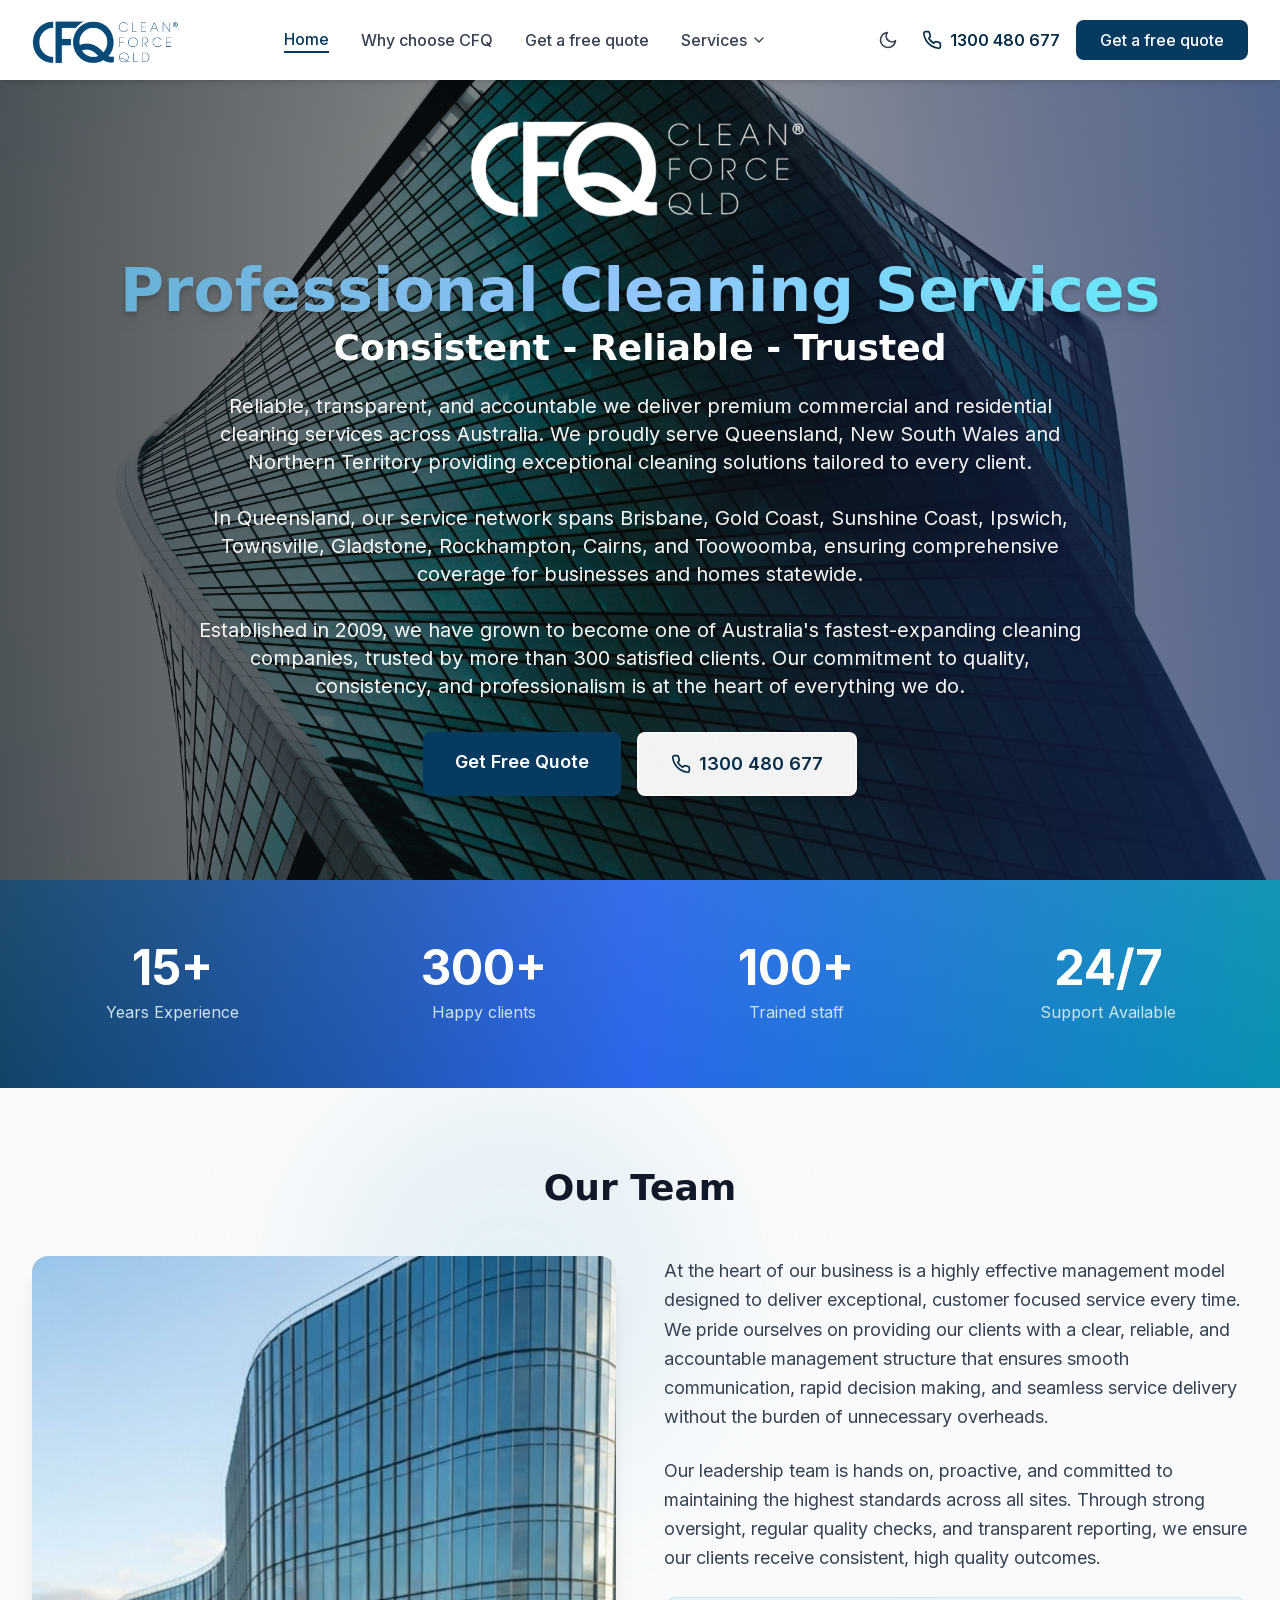
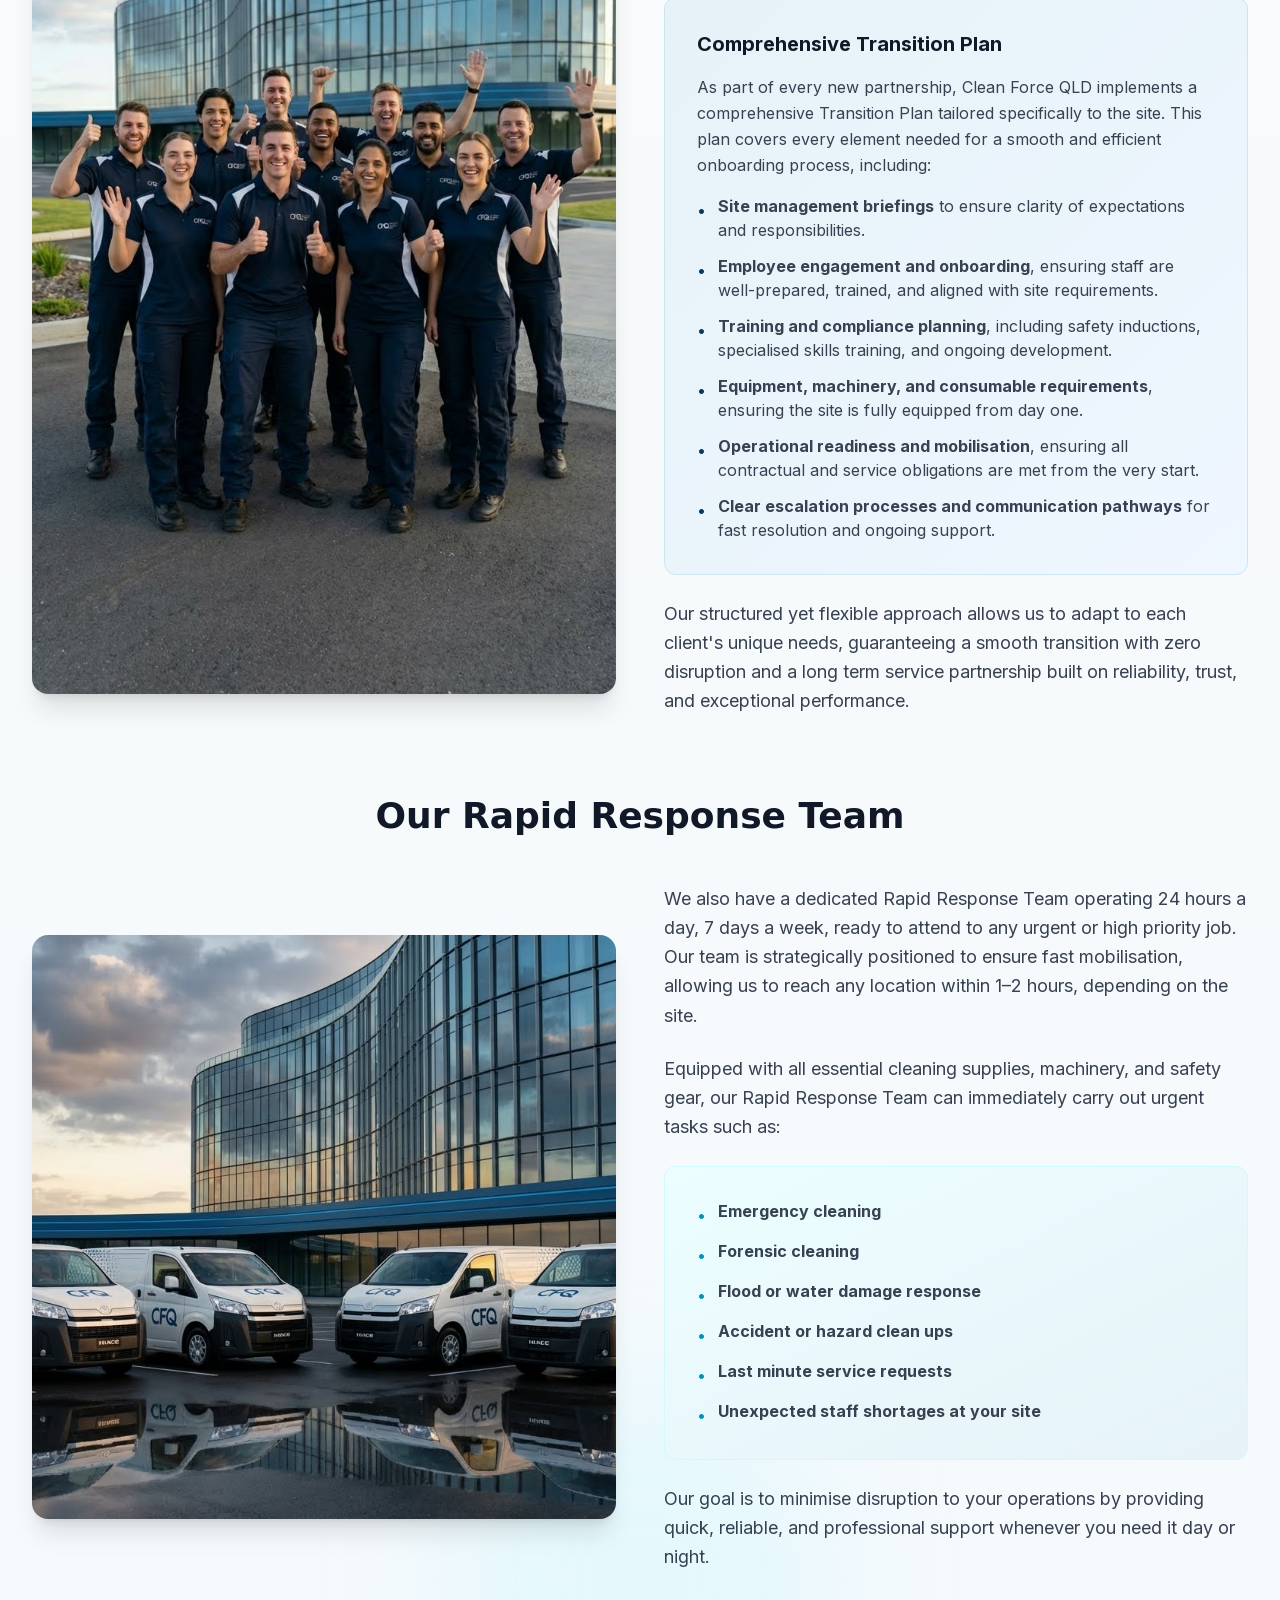
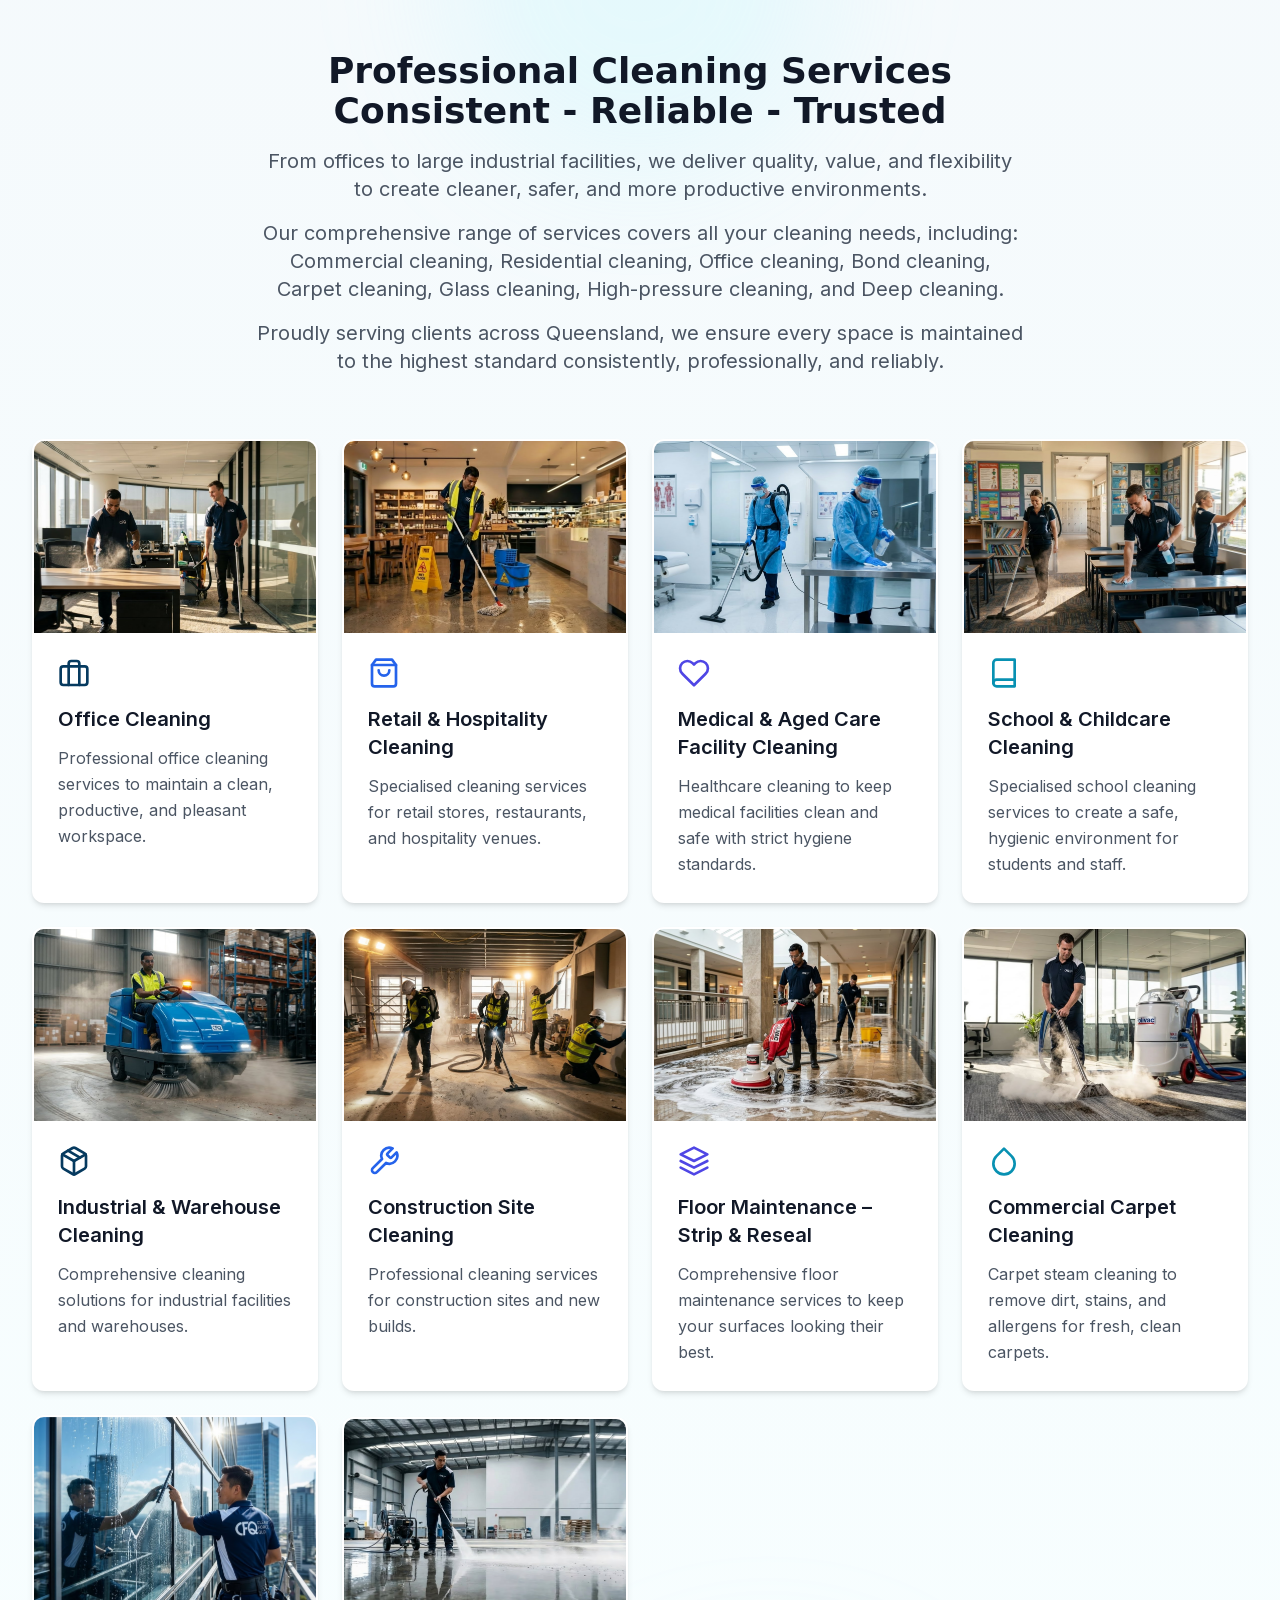
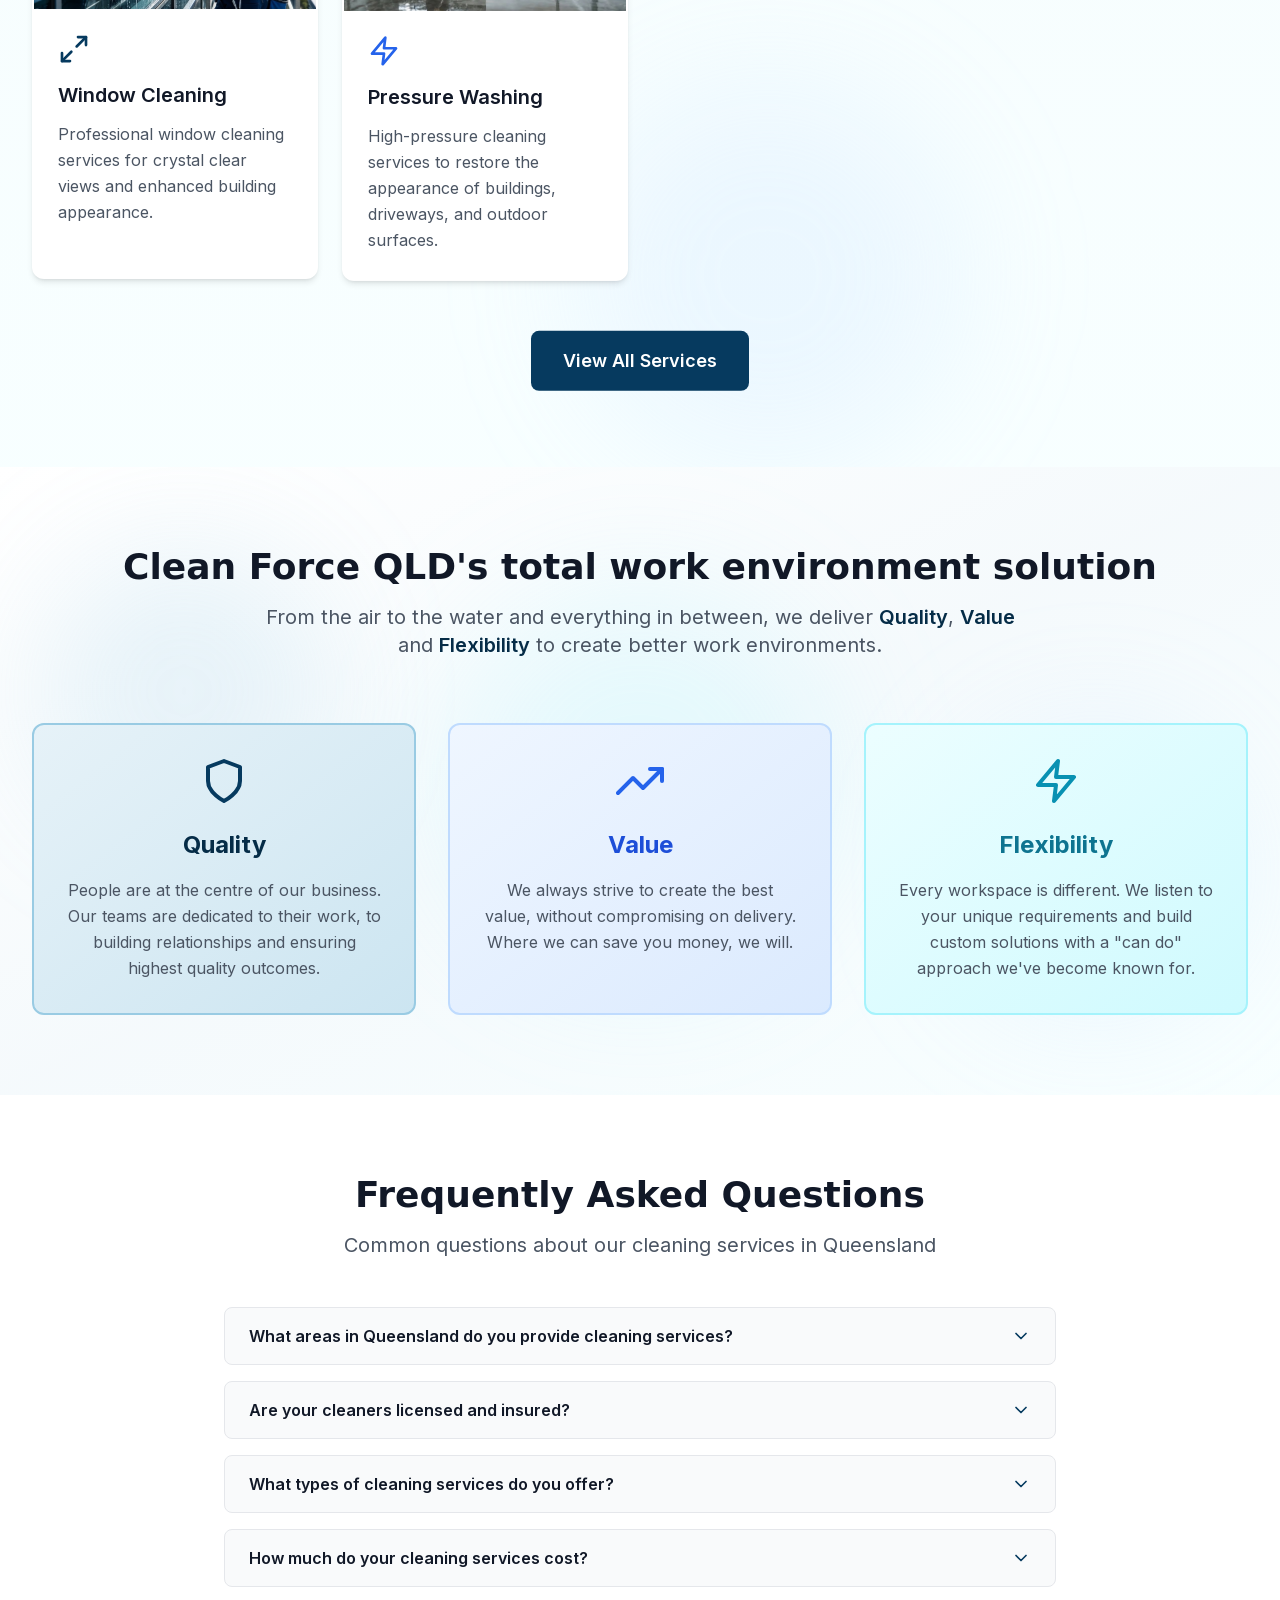
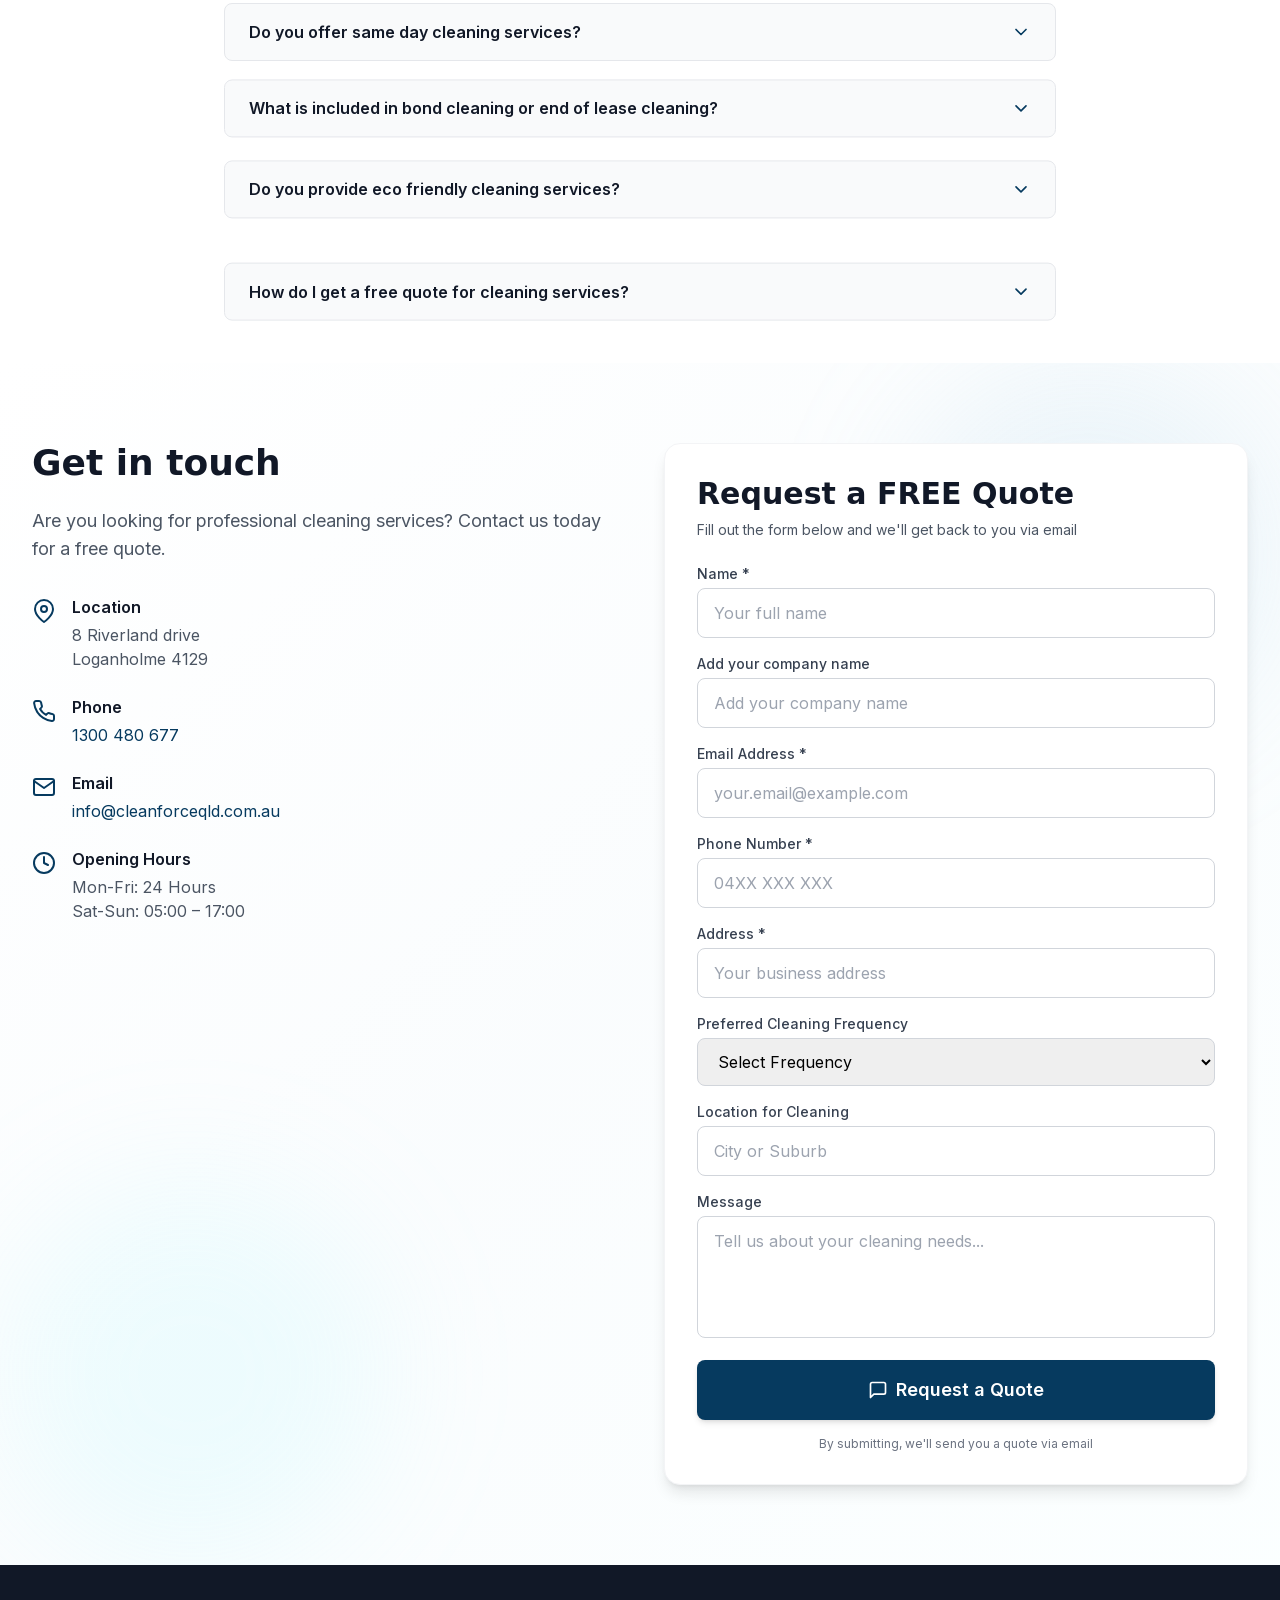
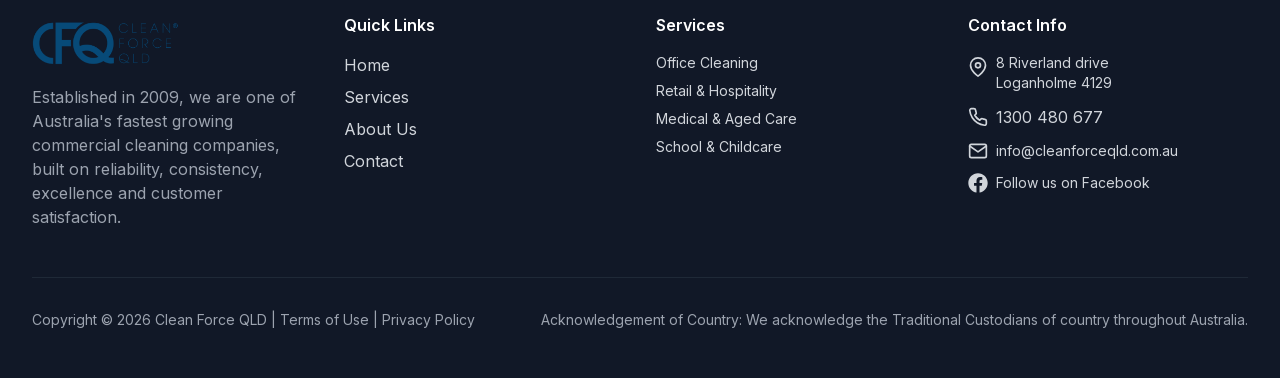
<file: index.html>
<!DOCTYPE html><html lang="en-AU"><head><meta charSet="utf-8"/><meta name="viewport" content="width=device-width, initial-scale=1"/><link rel="preload" href="/_next/static/media/e4af272ccee01ff0-s.p.woff2" as="font" crossorigin="" type="font/woff2"/><link rel="preload" as="image" href="https://www.facebook.com/tr?id=960561993504289&amp;ev=PageView&amp;noscript=1"/><link rel="preload" as="image" href="/logo_blue.PNG" fetchPriority="high"/><link rel="stylesheet" href="/_next/static/css/7bb3aab9de3c63dc.css" data-precedence="next"/><link rel="preload" as="script" fetchPriority="low" href="/_next/static/chunks/webpack-41a9ee0a1d65a3d2.js"/><script src="/_next/static/chunks/fd9d1056-b11b2651f33aae7f.js" async=""></script><script src="/_next/static/chunks/117-c69a8044fb9e6347.js" async=""></script><script src="/_next/static/chunks/main-app-df3c10fe8b6a8cde.js" async=""></script><script src="/_next/static/chunks/a63740d3-6f5450b11e9d67a3.js" async=""></script><script src="/_next/static/chunks/429-357a0337f633ed08.js" async=""></script><script src="/_next/static/chunks/878-8ae6e2e3130be886.js" async=""></script><script src="/_next/static/chunks/972-1f7dbbf5fdc9439d.js" async=""></script><script src="/_next/static/chunks/388-9abffc7d95737109.js" async=""></script><script src="/_next/static/chunks/app/page-cf729adb49cffaf0.js" async=""></script><script src="/_next/static/chunks/651-4f5ca8e8bae1164a.js" async=""></script><script src="/_next/static/chunks/app/layout-76db9e1a530efdf0.js" async=""></script><script src="/_next/static/chunks/app/loading-48d14cbad5e95559.js" async=""></script><link rel="icon" href="/Logo_black.png" type="image/png"/><link rel="shortcut icon" href="/Logo_black.png" type="image/png"/><link rel="apple-touch-icon" href="/Logo_black.png"/><title>Professional Cleaning Services Queensland | Commercial &amp; Residential Cleaners</title><meta name="description" content="Top-rated cleaning services in Queensland. Licensed &amp; insured cleaners for commercial, residential, office, bond cleaning Brisbane, Gold Coast, Sunshine Coast. 15+ years experience, 300+ happy clients. Free quotes!"/><meta name="author" content="Clean Force QLD"/><meta name="keywords" content="cleaning services Queensland,commercial cleaning Queensland,residential cleaning Queensland,house cleaning Queensland,professional cleaners Queensland,office cleaning services,bond cleaning Brisbane,cleaning services Brisbane,cleaners Gold Coast,affordable cleaning services Queensland"/><meta name="creator" content="Clean Force QLD"/><meta name="publisher" content="Clean Force QLD"/><meta name="robots" content="index, follow"/><meta name="googlebot" content="index, follow, max-video-preview:-1, max-image-preview:large, max-snippet:-1"/><meta name="format-detection" content="telephone=no, address=no, email=no"/><meta property="og:title" content="Professional Cleaning Services Queensland | Clean Force QLD"/><meta property="og:description" content="Top-rated cleaning services in Queensland. Licensed &amp; insured cleaners for commercial, residential, office, bond cleaning Brisbane, Gold Coast."/><meta property="og:url" content="https://www.cleanforceqld.com.au/"/><meta property="og:image" content="https://www.cleanforceqld.com.au/about-team.jpg"/><meta property="og:image:width" content="1200"/><meta property="og:image:height" content="800"/><meta property="og:image:alt" content="Clean Force QLD Professional Cleaning Services"/><meta name="twitter:card" content="summary_large_image"/><meta name="twitter:title" content="Professional Cleaning Services Queensland | Clean Force QLD"/><meta name="twitter:description" content="Top-rated cleaning services in Queensland. Licensed &amp; insured cleaners for commercial, residential, office, bond cleaning Brisbane, Gold Coast."/><meta name="twitter:image" content="https://www.cleanforceqld.com.au/about-team.jpg"/><link rel="icon" href="/icon.jpg?94f935adac7c4777" type="image/jpeg" sizes="1000x1000"/><meta name="next-size-adjust"/><script>
              (function() {
                try {
                  var darkMode = localStorage.getItem('darkMode');
                  if (darkMode === 'true' || (!darkMode && window.matchMedia('(prefers-color-scheme: dark)').matches)) {
                    document.documentElement.classList.add('dark');
                  }
                } catch (e) {}
                
                // Set favicon with basePath - detect from current location
                (function setFavicon() {
                  var hostname = window.location.hostname;
                  var pathname = window.location.pathname;
                  var basePath = '';
                  
                  // Method 1: Check if we're on GitHub Pages (pasindu0707.github.io)
                  if (hostname.includes('github.io')) {
                    // Extract basePath from pathname (e.g., /cleanforceqld-deploy/)
                    var pathSegments = pathname.split('/').filter(function(s) { return s; });
                    if (pathSegments.length > 0 && pathSegments[0] !== '') {
                      basePath = '/' + pathSegments[0];
                    }
                  }
                  // Method 2: Check base tag (Next.js sets this)
                  else {
                    var baseTag = document.querySelector('base');
                    if (baseTag && baseTag.getAttribute('href')) {
                      var baseHref = baseTag.getAttribute('href');
                      if (baseHref && baseHref !== '/' && !baseHref.startsWith('http')) {
                        basePath = baseHref.replace(//$/, '');
                      }
                    }
                  }
                  
                  // Always update favicon (even if basePath is empty, it will use /Logo_black.png)
                  var faviconPath = basePath + '/Logo_black.png';
                  
                  // Function to create/update favicon link
                  function updateFavicon(rel, type) {
                    // Remove existing links with same rel
                    var existing = document.querySelectorAll('link[rel="' + rel + '"]');
                    existing.forEach(function(link) { link.remove(); });
                    
                    // Create new link
                    var link = document.createElement('link');
                    link.rel = rel;
                    if (type) link.type = type;
                    link.href = faviconPath;
                    document.head.appendChild(link);
                  }
                  
                  // Update favicon links immediately
                  updateFavicon('icon', 'image/jpeg');
                  updateFavicon('shortcut icon', 'image/jpeg');
                  updateFavicon('apple-touch-icon');
                })();
              })();
            </script><script src="/_next/static/chunks/polyfills-42372ed130431b0a.js" noModule=""></script></head><body class="__className_f367f3"><noscript><img height="1" width="1" style="display:none" src="https://www.facebook.com/tr?id=960561993504289&amp;ev=PageView&amp;noscript=1" alt=""/></noscript><script type="application/ld+json">{"@context":"https://schema.org","@type":"LocalBusiness","@id":"https://cleanforceqld.com.au/#organization","name":"Clean Force QLD","alternateName":"CFQ Cleaning Group","url":"https://cleanforceqld.com.au","logo":"https://cleanforceqld.com.au/logo_blue.PNG","image":"https://cleanforceqld.com.au/hero-main.jpeg","description":"Professional cleaning services in Queensland. Licensed, insured cleaners for commercial, residential, office, bond cleaning Brisbane, Gold Coast, Sunshine Coast. 15+ years experience, 300+ happy clients.","address":{"@type":"PostalAddress","streetAddress":"8 Riverland drive","addressLocality":"Loganholme","addressRegion":"QLD","postalCode":"4129","addressCountry":"AU"},"geo":{"@type":"GeoCoordinates","latitude":"-27.6875","longitude":"153.1931"},"telephone":"1300480677","email":"info@cleanforceqld.com.au","priceRange":"$$","openingHoursSpecification":[{"@type":"OpeningHoursSpecification","dayOfWeek":["Monday","Tuesday","Wednesday","Thursday","Friday"],"opens":"00:00","closes":"23:59"},{"@type":"OpeningHoursSpecification","dayOfWeek":["Saturday","Sunday"],"opens":"05:00","closes":"17:00"}],"areaServed":[{"@type":"City","name":"Brisbane"},{"@type":"City","name":"Gold Coast"},{"@type":"City","name":"Sunshine Coast"},{"@type":"City","name":"Townsville"},{"@type":"City","name":"Cairns"},{"@type":"City","name":"Toowoomba"},{"@type":"City","name":"Ipswich"},{"@type":"State","name":"Queensland"}],"hasOfferCatalog":{"@type":"OfferCatalog","name":"Cleaning Services","itemListElement":[{"@type":"Offer","itemOffered":{"@type":"Service","name":"Office Cleaning Services","description":"Professional office cleaning services in Queensland"}},{"@type":"Offer","itemOffered":{"@type":"Service","name":"Commercial Cleaning Services","description":"Commercial cleaning services across Queensland"}},{"@type":"Offer","itemOffered":{"@type":"Service","name":"Residential Cleaning Services","description":"House cleaning services in Queensland"}},{"@type":"Offer","itemOffered":{"@type":"Service","name":"Bond Cleaning Services","description":"End of lease bond cleaning in Brisbane and Queensland"}},{"@type":"Offer","itemOffered":{"@type":"Service","name":"Carpet Cleaning Services","description":"Commercial carpet cleaning services in Queensland"}},{"@type":"Offer","itemOffered":{"@type":"Service","name":"Deep Cleaning Services","description":"Deep cleaning services for homes and offices in Queensland"}}]},"aggregateRating":{"@type":"AggregateRating","ratingValue":"5","reviewCount":"300","bestRating":"5","worstRating":"1"},"foundingDate":"2009","numberOfEmployees":{"@type":"QuantitativeValue","value":"100"}}</script><script type="application/ld+json">{"@context":"https://schema.org","@type":"WebSite","@id":"https://cleanforceqld.com.au/#website","url":"https://cleanforceqld.com.au","name":"Clean Force QLD","description":"Professional cleaning services in Queensland","publisher":{"@id":"https://cleanforceqld.com.au/#organization"},"potentialAction":{"@type":"SearchAction","target":{"@type":"EntryPoint","urlTemplate":"https://cleanforceqld.com.au/search?q={search_term_string}"},"query-input":"required name=search_term_string"}}</script><header class="bg-white dark:bg-gray-900 shadow-md fixed top-0 left-0 right-0 z-50 transition-colors duration-200"><div class="max-w-7xl mx-auto px-4 sm:px-6 lg:px-8"><div class="flex justify-between items-center h-20"><div class="flex-shrink-0"><a class="flex items-center" href="/"><img alt="Clean Force QLD Logo" fetchPriority="high" width="300" height="100" decoding="async" data-nimg="1" class="h-10 md:h-12 lg:h-14 w-auto" style="color:transparent" src="/logo_blue.PNG"/></a></div><nav class="hidden md:flex space-x-8 items-center"><a class="font-medium transition-colors text-primary-600 dark:text-primary-400 border-b-2 border-primary-600 dark:border-primary-400" href="/">Home</a><a class="font-medium transition-colors text-gray-700 dark:text-gray-300 hover:text-primary-600 dark:hover:text-primary-400" href="/about/">Why choose CFQ</a><a class="font-medium transition-colors text-gray-700 dark:text-gray-300 hover:text-primary-600 dark:hover:text-primary-400" href="/contact/">Get a free quote</a><div class="relative"><button class="font-medium transition-colors flex items-center space-x-1 text-gray-700 dark:text-gray-300 hover:text-primary-600 dark:hover:text-primary-400"><span>Services</span><svg stroke="currentColor" fill="none" stroke-width="2" viewBox="0 0 24 24" stroke-linecap="round" stroke-linejoin="round" class="w-4 h-4 transition-transform " height="1em" width="1em" xmlns="http://www.w3.org/2000/svg"><polyline points="6 9 12 15 18 9"></polyline></svg></button></div></nav><div class="hidden md:flex items-center space-x-4"><button class="p-2 rounded-lg text-gray-700 dark:text-gray-300 hover:bg-gray-100 dark:hover:bg-gray-800 transition-colors" aria-label="Toggle dark mode"><svg stroke="currentColor" fill="none" stroke-width="2" viewBox="0 0 24 24" stroke-linecap="round" stroke-linejoin="round" class="w-5 h-5" height="1em" width="1em" xmlns="http://www.w3.org/2000/svg"><path d="M21 12.79A9 9 0 1 1 11.21 3 7 7 0 0 0 21 12.79z"></path></svg></button><a href="tel:1300480677" class="flex items-center space-x-2 text-primary-700 dark:text-primary-400 hover:text-primary-800 dark:hover:text-primary-300 font-semibold"><svg stroke="currentColor" fill="none" stroke-width="2" viewBox="0 0 24 24" stroke-linecap="round" stroke-linejoin="round" class="w-5 h-5" height="1em" width="1em" xmlns="http://www.w3.org/2000/svg"><path d="M22 16.92v3a2 2 0 0 1-2.18 2 19.79 19.79 0 0 1-8.63-3.07 19.5 19.5 0 0 1-6-6 19.79 19.79 0 0 1-3.07-8.67A2 2 0 0 1 4.11 2h3a2 2 0 0 1 2 1.72 12.84 12.84 0 0 0 .7 2.81 2 2 0 0 1-.45 2.11L8.09 9.91a16 16 0 0 0 6 6l1.27-1.27a2 2 0 0 1 2.11-.45 12.84 12.84 0 0 0 2.81.7A2 2 0 0 1 22 16.92z"></path></svg><span>1300 480 677</span></a><a class="bg-primary-600 dark:bg-primary-500 text-white px-6 py-2 rounded-lg hover:bg-primary-700 dark:hover:bg-primary-600 transition-colors font-medium" href="/contact/">Get a free quote</a></div><div class="md:hidden flex items-center space-x-2"><button class="p-2 rounded-lg text-gray-700 dark:text-gray-300 hover:bg-gray-100 dark:hover:bg-gray-800 transition-colors" aria-label="Toggle dark mode"><svg stroke="currentColor" fill="none" stroke-width="2" viewBox="0 0 24 24" stroke-linecap="round" stroke-linejoin="round" class="w-5 h-5" height="1em" width="1em" xmlns="http://www.w3.org/2000/svg"><path d="M21 12.79A9 9 0 1 1 11.21 3 7 7 0 0 0 21 12.79z"></path></svg></button><button class="p-2" aria-label="Toggle menu"><svg stroke="currentColor" fill="none" stroke-width="2" viewBox="0 0 24 24" stroke-linecap="round" stroke-linejoin="round" class="w-6 h-6 text-gray-700 dark:text-gray-300" height="1em" width="1em" xmlns="http://www.w3.org/2000/svg"><line x1="3" y1="12" x2="21" y2="12"></line><line x1="3" y1="6" x2="21" y2="6"></line><line x1="3" y1="18" x2="21" y2="18"></line></svg></button></div></div></div></header><main class="pt-20"><!--$--><div class="min-h-screen"><section class="relative min-h-[650px] md:min-h-[750px] lg:min-h-[800px] flex items-center justify-center overflow-hidden" style="background-image:url(/test.jpg);background-size:cover;background-position:center;background-repeat:no-repeat"><div class="absolute inset-0 bg-black/40 dark:bg-black/60"></div><div class="absolute inset-0 bg-gradient-to-r from-primary-900/50 via-transparent to-secondary-900/50"></div><div class="relative z-10 max-w-7xl mx-auto px-4 sm:px-6 lg:px-8 pt-8 md:pt-0 pb-12 lg:pb-16 w-full"><div class="text-center"><div class="mb-4 md:mb-6 flex justify-center" style="opacity:0;transform:translateY(-20px) translateZ(0)"><img alt="Clean Force QLD Logo" fetchPriority="high" width="500" height="167" decoding="async" data-nimg="1" class="h-20 md:h-24 lg:h-28 xl:h-32 w-auto" style="color:transparent;filter:brightness(0) invert(1)" src="/logo_blue.PNG"/></div><h1 class="mb-4 md:mb-6 lg:mt-8 leading-tight text-white drop-shadow-lg" style="opacity:0;transform:translateY(20px) translateZ(0)"><div class="text-3xl md:text-4xl lg:text-5xl xl:text-6xl font-bold font-sans"><span class="bg-gradient-to-r from-primary-300 via-secondary-300 to-accent-300 bg-clip-text text-transparent drop-shadow-md">Professional Cleaning Services</span></div><div class="text-xl md:text-2xl lg:text-3xl xl:text-4xl font-bold whitespace-nowrap mt-2 font-sans">Consistent - Reliable - Trusted</div></h1><p class="text-base md:text-lg lg:text-xl text-white/95 mb-6 md:mb-8 leading-relaxed max-w-4xl mx-auto drop-shadow-md" style="opacity:0;transform:translateY(20px) translateZ(0)">Reliable, transparent, and accountable we deliver premium commercial and residential cleaning services across Australia. We proudly serve Queensland, New South Wales and Northern Territory providing exceptional cleaning solutions tailored to every client.<br/><br/>In Queensland, our service network spans Brisbane, Gold Coast, Sunshine Coast, Ipswich, Townsville, Gladstone, Rockhampton, Cairns, and Toowoomba, ensuring comprehensive coverage for businesses and homes statewide.<br/><br/>Established in 2009, we have grown to become one of Australia&#x27;s fastest-expanding cleaning companies, trusted by more than 300 satisfied clients. Our commitment to quality, consistency, and professionalism is at the heart of everything we do.</p><div class="flex flex-col sm:flex-row gap-4 justify-center" style="opacity:0;transform:translateY(20px) translateZ(0)"><a class="bg-primary-600 text-white px-8 py-4 rounded-lg hover:bg-primary-700 transition-all font-semibold text-lg shadow-lg hover:shadow-xl transform hover:scale-105" href="/contact/">Get Free Quote</a><a href="tel:1300480677" class="flex items-center justify-center space-x-2 bg-white/95 dark:bg-gray-800/95 text-primary-700 dark:text-primary-400 px-8 py-4 rounded-lg hover:bg-white dark:hover:bg-gray-700 transition-all font-semibold text-lg border-2 border-white/50 dark:border-primary-500 transform hover:scale-105 shadow-lg"><svg stroke="currentColor" fill="none" stroke-width="2" viewBox="0 0 24 24" stroke-linecap="round" stroke-linejoin="round" class="w-5 h-5" height="1em" width="1em" xmlns="http://www.w3.org/2000/svg"><path d="M22 16.92v3a2 2 0 0 1-2.18 2 19.79 19.79 0 0 1-8.63-3.07 19.5 19.5 0 0 1-6-6 19.79 19.79 0 0 1-3.07-8.67A2 2 0 0 1 4.11 2h3a2 2 0 0 1 2 1.72 12.84 12.84 0 0 0 .7 2.81 2 2 0 0 1-.45 2.11L8.09 9.91a16 16 0 0 0 6 6l1.27-1.27a2 2 0 0 1 2.11-.45 12.84 12.84 0 0 0 2.81.7A2 2 0 0 1 22 16.92z"></path></svg><span>1300 480 677</span></a></div></div></div></section><section class="py-16 bg-gradient-to-r from-primary-600 via-secondary-600 to-accent-600 text-white relative overflow-hidden"><div class="absolute inset-0 bg-gradient-to-br from-white/10 to-transparent"></div><div class="max-w-7xl mx-auto px-4 sm:px-6 lg:px-8 relative z-10"><div class="grid grid-cols-2 md:grid-cols-4 gap-8"><div class="" style="opacity:0;transform:translateX(0px) translateY(50px) translateZ(0)"><div class="text-center"><div class="text-4xl md:text-5xl font-bold mb-2">15+</div><div class="text-primary-100">Years Experience</div></div></div><div class="" style="opacity:0;transform:translateX(0px) translateY(50px) translateZ(0)"><div class="text-center"><div class="text-4xl md:text-5xl font-bold mb-2">300+</div><div class="text-primary-100">Happy clients</div></div></div><div class="" style="opacity:0;transform:translateX(0px) translateY(50px) translateZ(0)"><div class="text-center"><div class="text-4xl md:text-5xl font-bold mb-2">100+</div><div class="text-primary-100">Trained staff</div></div></div><div class="" style="opacity:0;transform:translateX(0px) translateY(50px) translateZ(0)"><div class="text-center"><div class="text-4xl md:text-5xl font-bold mb-2">24/7</div><div class="text-primary-100">Support Available</div></div></div></div></div></section><section id="services" class="py-20 bg-gradient-to-b from-gray-50 via-primary-50/40 to-accent-50/40 dark:from-gray-900 dark:via-gray-800/40 dark:to-gray-900 relative overflow-hidden transition-colors duration-200"><div class="absolute inset-0 overflow-hidden pointer-events-none"><div class="absolute top-0 left-1/4 w-96 h-96 bg-primary-200/20 dark:bg-primary-900/20 rounded-full blur-3xl"></div><div class="absolute bottom-0 right-1/4 w-96 h-96 bg-secondary-200/20 dark:bg-secondary-900/20 rounded-full blur-3xl"></div><div class="absolute top-1/2 left-1/2 w-96 h-96 bg-accent-200/20 dark:bg-accent-900/20 rounded-full blur-3xl transform -translate-x-1/2 -translate-y-1/2"></div></div><div class="max-w-7xl mx-auto px-4 sm:px-6 lg:px-8 relative z-10"><div class="mb-20"><div class="" style="opacity:0;transform:translateX(0px) translateY(50px) translateZ(0)"><div class="text-center mb-12"><h2 class="text-3xl md:text-4xl font-bold text-gray-900 dark:text-white mb-4 font-sans">Our Team</h2></div></div><div class="grid lg:grid-cols-2 gap-12 items-start"><div class="" style="opacity:0;transform:translateX(-50px) translateY(0px) translateZ(0)"><div class="relative rounded-2xl overflow-hidden shadow-xl"><img alt="Clean Force QLD cleaning team" loading="lazy" width="600" height="700" decoding="async" data-nimg="1" class="w-full h-auto object-cover xl:hidden" style="color:transparent" src="/staff2.jpeg"/><img alt="Clean Force QLD cleaning team" loading="lazy" width="600" height="700" decoding="async" data-nimg="1" class="w-full h-auto object-cover hidden xl:block" style="color:transparent" src="/Team.jpg"/></div></div><div class="" style="opacity:0;transform:translateX(50px) translateY(0px) translateZ(0)"><div><p class="text-lg text-gray-700 dark:text-gray-300 mb-6 leading-relaxed">At the heart of our business is a highly effective management model designed to deliver exceptional, customer focused service every time. We pride ourselves on providing our clients with a clear, reliable, and accountable management structure that ensures smooth communication, rapid decision making, and seamless service delivery without the burden of unnecessary overheads.</p><p class="text-lg text-gray-700 dark:text-gray-300 mb-6 leading-relaxed">Our leadership team is hands on, proactive, and committed to maintaining the highest standards across all sites. Through strong oversight, regular quality checks, and transparent reporting, we ensure our clients receive consistent, high quality outcomes.</p><div class="bg-gradient-to-br from-primary-50 to-secondary-50 dark:from-gray-800 dark:to-gray-800 rounded-xl p-6 lg:p-8 border border-primary-100 dark:border-gray-700"><h3 class="text-xl font-bold text-gray-900 dark:text-white mb-4">Comprehensive Transition Plan</h3><p class="text-gray-700 dark:text-gray-300 mb-4 leading-relaxed">As part of every new partnership, Clean Force QLD implements a comprehensive Transition Plan tailored specifically to the site. This plan covers every element needed for a smooth and efficient onboarding process, including:</p><ul class="space-y-3 text-gray-700 dark:text-gray-300"><li class="flex items-start"><span class="text-primary-600 dark:text-primary-400 mr-3 mt-1">•</span><span><strong>Site management briefings</strong> to ensure clarity of expectations and responsibilities.</span></li><li class="flex items-start"><span class="text-primary-600 mr-3 mt-1">•</span><span><strong>Employee engagement and onboarding</strong>, ensuring staff are well-prepared, trained, and aligned with site requirements.</span></li><li class="flex items-start"><span class="text-primary-600 mr-3 mt-1">•</span><span><strong>Training and compliance planning</strong>, including safety inductions, specialised skills training, and ongoing development.</span></li><li class="flex items-start"><span class="text-primary-600 mr-3 mt-1">•</span><span><strong>Equipment, machinery, and consumable requirements</strong>, ensuring the site is fully equipped from day one.</span></li><li class="flex items-start"><span class="text-primary-600 mr-3 mt-1">•</span><span><strong>Operational readiness and mobilisation</strong>, ensuring all contractual and service obligations are met from the very start.</span></li><li class="flex items-start"><span class="text-primary-600 mr-3 mt-1">•</span><span><strong>Clear escalation processes and communication pathways</strong> for fast resolution and ongoing support.</span></li></ul></div><p class="text-lg text-gray-700 dark:text-gray-300 mt-6 leading-relaxed">Our structured yet flexible approach allows us to adapt to each client&#x27;s unique needs, guaranteeing a smooth transition with zero disruption and a long term service partnership built on reliability, trust, and exceptional performance.</p></div></div></div></div><div class="mb-20"><div class="" style="opacity:0;transform:translateX(0px) translateY(50px) translateZ(0)"><div class="text-center mb-12"><h2 class="text-3xl md:text-4xl font-bold text-gray-900 dark:text-white mb-4 font-sans">Our Rapid Response Team</h2></div></div><div class="grid lg:grid-cols-2 gap-12 items-center"><div class="" style="opacity:0;transform:translateX(-50px) translateY(0px) translateZ(0)"><div class="relative rounded-2xl overflow-hidden shadow-xl aspect-[4/4]"><img alt="Clean Force QLD Rapid Response Team vehicle" loading="lazy" decoding="async" data-nimg="fill" class="object-cover" style="position:absolute;height:100%;width:100%;left:0;top:0;right:0;bottom:0;color:transparent" src="/hero-main.jpeg"/></div></div><div class="" style="opacity:0;transform:translateX(50px) translateY(0px) translateZ(0)"><div><p class="text-lg text-gray-700 dark:text-gray-300 mb-6 leading-relaxed">We also have a dedicated Rapid Response Team operating 24 hours a day, 7 days a week, ready to attend to any urgent or high priority job. Our team is strategically positioned to ensure fast mobilisation, allowing us to reach any location within 1–2 hours, depending on the site.</p><p class="text-lg text-gray-700 dark:text-gray-300 mb-6 leading-relaxed">Equipped with all essential cleaning supplies, machinery, and safety gear, our Rapid Response Team can immediately carry out urgent tasks such as:</p><div class="bg-gradient-to-br from-accent-50 to-primary-50 dark:from-gray-800 dark:to-gray-800 rounded-xl p-6 lg:p-8 border border-accent-100 dark:border-gray-700 mb-6"><ul class="space-y-3 text-gray-700 dark:text-gray-300"><li class="flex items-start"><span class="text-accent-600 dark:text-accent-400 mr-3 mt-1">•</span><span><strong>Emergency cleaning</strong></span></li><li class="flex items-start"><span class="text-accent-600 mr-3 mt-1">•</span><span><strong>Forensic cleaning</strong></span></li><li class="flex items-start"><span class="text-accent-600 mr-3 mt-1">•</span><span><strong>Flood or water damage response</strong></span></li><li class="flex items-start"><span class="text-accent-600 mr-3 mt-1">•</span><span><strong>Accident or hazard clean ups</strong></span></li><li class="flex items-start"><span class="text-accent-600 mr-3 mt-1">•</span><span><strong>Last minute service requests</strong></span></li><li class="flex items-start"><span class="text-accent-600 mr-3 mt-1">•</span><span><strong>Unexpected staff shortages at your site</strong></span></li></ul></div><p class="text-lg text-gray-700 dark:text-gray-300 leading-relaxed">Our goal is to minimise disruption to your operations by providing quick, reliable, and professional support whenever you need it day or night.</p></div></div></div></div><div class="" style="opacity:0;transform:translateX(0px) translateY(50px) translateZ(0)"><div class="text-center mb-16"><h2 class="text-3xl md:text-4xl font-bold text-gray-900 dark:text-white mb-4 font-sans">Professional Cleaning Services<br/>Consistent - Reliable - Trusted</h2><div class="text-xl text-gray-600 dark:text-gray-300 max-w-3xl mx-auto"><p class="mb-4">From offices to large industrial facilities, we deliver quality, value, and flexibility to create cleaner, safer, and more productive environments.</p><p class="mb-4">Our comprehensive range of services covers all your cleaning needs, including: Commercial cleaning, Residential cleaning, Office cleaning, Bond cleaning, Carpet cleaning, Glass cleaning, High-pressure cleaning, and Deep cleaning.</p><p>Proudly serving clients across Queensland, we ensure every space is maintained to the highest standard consistently, professionally, and reliably.</p></div></div></div><div class="grid md:grid-cols-2 lg:grid-cols-4 gap-6 auto-rows-fr"><div class="" style="opacity:0;transform:translateX(0px) translateY(50px) translateZ(0)"><div class="bg-white dark:bg-gray-800 rounded-xl overflow-hidden shadow-md hover:shadow-xl transition-all group transform hover:scale-105 h-full flex flex-col border-2 border-transparent hover:border-primary-300 dark:border-primary-600"><div class="relative h-48 w-full overflow-hidden bg-gradient-to-br from-gray-100 to-gray-200 dark:from-gray-700 dark:to-gray-800"><img alt="Office Cleaning services Queensland - Professional office cleaning Brisbane Gold Coast" loading="lazy" decoding="async" data-nimg="fill" class="object-cover group-hover:scale-110 transition-transform duration-300" style="position:absolute;height:100%;width:100%;left:0;top:0;right:0;bottom:0;color:transparent" src="/office_cleaning.jpg"/></div><div class="p-6 flex flex-col flex-grow"><div class="mb-4 group-hover:scale-110 transition-transform flex-shrink-0 text-primary-600 dark:text-primary-400"><svg stroke="currentColor" fill="none" stroke-width="2" viewBox="0 0 24 24" stroke-linecap="round" stroke-linejoin="round" class="w-8 h-8" height="1em" width="1em" xmlns="http://www.w3.org/2000/svg"><rect x="2" y="7" width="20" height="14" rx="2" ry="2"></rect><path d="M16 21V5a2 2 0 0 0-2-2h-4a2 2 0 0 0-2 2v16"></path></svg></div><h3 class="text-xl font-semibold text-gray-900 dark:text-white mb-3 flex-shrink-0">Office Cleaning</h3><p class="text-gray-600 dark:text-gray-300 leading-relaxed flex-grow">Professional office cleaning services to maintain a clean, productive, and pleasant workspace.</p></div></div></div><div class="" style="opacity:0;transform:translateX(0px) translateY(50px) translateZ(0)"><div class="bg-white dark:bg-gray-800 rounded-xl overflow-hidden shadow-md hover:shadow-xl transition-all group transform hover:scale-105 h-full flex flex-col border-2 border-transparent hover:border-secondary-300 dark:border-secondary-600"><div class="relative h-48 w-full overflow-hidden bg-gradient-to-br from-gray-100 to-gray-200 dark:from-gray-700 dark:to-gray-800"><img alt="Retail &amp; Hospitality Cleaning services Queensland - Professional retail &amp; hospitality cleaning Brisbane Gold Coast" loading="lazy" decoding="async" data-nimg="fill" class="object-cover group-hover:scale-110 transition-transform duration-300" style="position:absolute;height:100%;width:100%;left:0;top:0;right:0;bottom:0;color:transparent" src="/retail.jpg"/></div><div class="p-6 flex flex-col flex-grow"><div class="mb-4 group-hover:scale-110 transition-transform flex-shrink-0 text-secondary-600 dark:text-secondary-400"><svg stroke="currentColor" fill="none" stroke-width="2" viewBox="0 0 24 24" stroke-linecap="round" stroke-linejoin="round" class="w-8 h-8" height="1em" width="1em" xmlns="http://www.w3.org/2000/svg"><path d="M6 2L3 6v14a2 2 0 0 0 2 2h14a2 2 0 0 0 2-2V6l-3-4z"></path><line x1="3" y1="6" x2="21" y2="6"></line><path d="M16 10a4 4 0 0 1-8 0"></path></svg></div><h3 class="text-xl font-semibold text-gray-900 dark:text-white mb-3 flex-shrink-0">Retail &amp; Hospitality Cleaning</h3><p class="text-gray-600 dark:text-gray-300 leading-relaxed flex-grow">Specialised cleaning services for retail stores, restaurants, and hospitality venues.</p></div></div></div><div class="" style="opacity:0;transform:translateX(0px) translateY(50px) translateZ(0)"><div class="bg-white dark:bg-gray-800 rounded-xl overflow-hidden shadow-md hover:shadow-xl transition-all group transform hover:scale-105 h-full flex flex-col border-2 border-transparent hover:border-purple-300 dark:border-purple-600"><div class="relative h-48 w-full overflow-hidden bg-gradient-to-br from-gray-100 to-gray-200 dark:from-gray-700 dark:to-gray-800"><img alt="Medical &amp; Aged Care Facility Cleaning services Queensland - Professional medical &amp; aged care facility cleaning Brisbane Gold Coast" loading="lazy" decoding="async" data-nimg="fill" class="object-cover group-hover:scale-110 transition-transform duration-300" style="position:absolute;height:100%;width:100%;left:0;top:0;right:0;bottom:0;color:transparent" src="/medical.jpg"/></div><div class="p-6 flex flex-col flex-grow"><div class="mb-4 group-hover:scale-110 transition-transform flex-shrink-0 text-purple-600 dark:text-purple-400"><svg stroke="currentColor" fill="none" stroke-width="2" viewBox="0 0 24 24" stroke-linecap="round" stroke-linejoin="round" class="w-8 h-8" height="1em" width="1em" xmlns="http://www.w3.org/2000/svg"><path d="M20.84 4.61a5.5 5.5 0 0 0-7.78 0L12 5.67l-1.06-1.06a5.5 5.5 0 0 0-7.78 7.78l1.06 1.06L12 21.23l7.78-7.78 1.06-1.06a5.5 5.5 0 0 0 0-7.78z"></path></svg></div><h3 class="text-xl font-semibold text-gray-900 dark:text-white mb-3 flex-shrink-0">Medical &amp; Aged Care Facility Cleaning</h3><p class="text-gray-600 dark:text-gray-300 leading-relaxed flex-grow">Healthcare cleaning to keep medical facilities clean and safe with strict hygiene standards.</p></div></div></div><div class="" style="opacity:0;transform:translateX(0px) translateY(50px) translateZ(0)"><div class="bg-white dark:bg-gray-800 rounded-xl overflow-hidden shadow-md hover:shadow-xl transition-all group transform hover:scale-105 h-full flex flex-col border-2 border-transparent hover:border-accent-300 dark:border-accent-600"><div class="relative h-48 w-full overflow-hidden bg-gradient-to-br from-gray-100 to-gray-200 dark:from-gray-700 dark:to-gray-800"><img alt="School &amp; Childcare Cleaning services Queensland - Professional school &amp; childcare cleaning Brisbane Gold Coast" loading="lazy" decoding="async" data-nimg="fill" class="object-cover group-hover:scale-110 transition-transform duration-300" style="position:absolute;height:100%;width:100%;left:0;top:0;right:0;bottom:0;color:transparent" src="/school_cleaning.jpg"/></div><div class="p-6 flex flex-col flex-grow"><div class="mb-4 group-hover:scale-110 transition-transform flex-shrink-0 text-accent-600 dark:text-accent-400"><svg stroke="currentColor" fill="none" stroke-width="2" viewBox="0 0 24 24" stroke-linecap="round" stroke-linejoin="round" class="w-8 h-8" height="1em" width="1em" xmlns="http://www.w3.org/2000/svg"><path d="M4 19.5A2.5 2.5 0 0 1 6.5 17H20"></path><path d="M6.5 2H20v20H6.5A2.5 2.5 0 0 1 4 19.5v-15A2.5 2.5 0 0 1 6.5 2z"></path></svg></div><h3 class="text-xl font-semibold text-gray-900 dark:text-white mb-3 flex-shrink-0">School &amp; Childcare Cleaning</h3><p class="text-gray-600 dark:text-gray-300 leading-relaxed flex-grow">Specialised school cleaning services to create a safe, hygienic environment for students and staff.</p></div></div></div><div class="" style="opacity:0;transform:translateX(0px) translateY(50px) translateZ(0)"><div class="bg-white dark:bg-gray-800 rounded-xl overflow-hidden shadow-md hover:shadow-xl transition-all group transform hover:scale-105 h-full flex flex-col border-2 border-transparent hover:border-primary-300 dark:border-primary-600"><div class="relative h-48 w-full overflow-hidden bg-gradient-to-br from-gray-100 to-gray-200 dark:from-gray-700 dark:to-gray-800"><img alt="Industrial &amp; Warehouse Cleaning services Queensland - Professional industrial &amp; warehouse cleaning Brisbane Gold Coast" loading="lazy" decoding="async" data-nimg="fill" class="object-cover group-hover:scale-110 transition-transform duration-300" style="position:absolute;height:100%;width:100%;left:0;top:0;right:0;bottom:0;color:transparent" src="/warehouse.jpg"/></div><div class="p-6 flex flex-col flex-grow"><div class="mb-4 group-hover:scale-110 transition-transform flex-shrink-0 text-primary-600 dark:text-primary-400"><svg stroke="currentColor" fill="none" stroke-width="2" viewBox="0 0 24 24" stroke-linecap="round" stroke-linejoin="round" class="w-8 h-8" height="1em" width="1em" xmlns="http://www.w3.org/2000/svg"><line x1="16.5" y1="9.4" x2="7.5" y2="4.21"></line><path d="M21 16V8a2 2 0 0 0-1-1.73l-7-4a2 2 0 0 0-2 0l-7 4A2 2 0 0 0 3 8v8a2 2 0 0 0 1 1.73l7 4a2 2 0 0 0 2 0l7-4A2 2 0 0 0 21 16z"></path><polyline points="3.27 6.96 12 12.01 20.73 6.96"></polyline><line x1="12" y1="22.08" x2="12" y2="12"></line></svg></div><h3 class="text-xl font-semibold text-gray-900 dark:text-white mb-3 flex-shrink-0">Industrial &amp; Warehouse Cleaning</h3><p class="text-gray-600 dark:text-gray-300 leading-relaxed flex-grow">Comprehensive cleaning solutions for industrial facilities and warehouses.</p></div></div></div><div class="" style="opacity:0;transform:translateX(0px) translateY(50px) translateZ(0)"><div class="bg-white dark:bg-gray-800 rounded-xl overflow-hidden shadow-md hover:shadow-xl transition-all group transform hover:scale-105 h-full flex flex-col border-2 border-transparent hover:border-secondary-300 dark:border-secondary-600"><div class="relative h-48 w-full overflow-hidden bg-gradient-to-br from-gray-100 to-gray-200 dark:from-gray-700 dark:to-gray-800"><img alt="Construction Site Cleaning services Queensland - Professional construction site cleaning Brisbane Gold Coast" loading="lazy" decoding="async" data-nimg="fill" class="object-cover group-hover:scale-110 transition-transform duration-300" style="position:absolute;height:100%;width:100%;left:0;top:0;right:0;bottom:0;color:transparent" src="/Construction_site_cleaning.jpg"/></div><div class="p-6 flex flex-col flex-grow"><div class="mb-4 group-hover:scale-110 transition-transform flex-shrink-0 text-secondary-600 dark:text-secondary-400"><svg stroke="currentColor" fill="none" stroke-width="2" viewBox="0 0 24 24" stroke-linecap="round" stroke-linejoin="round" class="w-8 h-8" height="1em" width="1em" xmlns="http://www.w3.org/2000/svg"><path d="M14.7 6.3a1 1 0 0 0 0 1.4l1.6 1.6a1 1 0 0 0 1.4 0l3.77-3.77a6 6 0 0 1-7.94 7.94l-6.91 6.91a2.12 2.12 0 0 1-3-3l6.91-6.91a6 6 0 0 1 7.94-7.94l-3.76 3.76z"></path></svg></div><h3 class="text-xl font-semibold text-gray-900 dark:text-white mb-3 flex-shrink-0">Construction Site Cleaning</h3><p class="text-gray-600 dark:text-gray-300 leading-relaxed flex-grow">Professional cleaning services for construction sites and new builds.</p></div></div></div><div class="" style="opacity:0;transform:translateX(0px) translateY(50px) translateZ(0)"><div class="bg-white dark:bg-gray-800 rounded-xl overflow-hidden shadow-md hover:shadow-xl transition-all group transform hover:scale-105 h-full flex flex-col border-2 border-transparent hover:border-purple-300 dark:border-purple-600"><div class="relative h-48 w-full overflow-hidden bg-gradient-to-br from-gray-100 to-gray-200 dark:from-gray-700 dark:to-gray-800"><img alt="Floor Maintenance – Strip &amp; Reseal services Queensland - Professional floor maintenance – strip &amp; reseal Brisbane Gold Coast" loading="lazy" decoding="async" data-nimg="fill" class="object-cover group-hover:scale-110 transition-transform duration-300" style="position:absolute;height:100%;width:100%;left:0;top:0;right:0;bottom:0;color:transparent" src="/floor.jpg"/></div><div class="p-6 flex flex-col flex-grow"><div class="mb-4 group-hover:scale-110 transition-transform flex-shrink-0 text-purple-600 dark:text-purple-400"><svg stroke="currentColor" fill="none" stroke-width="2" viewBox="0 0 24 24" stroke-linecap="round" stroke-linejoin="round" class="w-8 h-8" height="1em" width="1em" xmlns="http://www.w3.org/2000/svg"><polygon points="12 2 2 7 12 12 22 7 12 2"></polygon><polyline points="2 17 12 22 22 17"></polyline><polyline points="2 12 12 17 22 12"></polyline></svg></div><h3 class="text-xl font-semibold text-gray-900 dark:text-white mb-3 flex-shrink-0">Floor Maintenance – Strip &amp; Reseal</h3><p class="text-gray-600 dark:text-gray-300 leading-relaxed flex-grow">Comprehensive floor maintenance services to keep your surfaces looking their best.</p></div></div></div><div class="" style="opacity:0;transform:translateX(0px) translateY(50px) translateZ(0)"><div class="bg-white dark:bg-gray-800 rounded-xl overflow-hidden shadow-md hover:shadow-xl transition-all group transform hover:scale-105 h-full flex flex-col border-2 border-transparent hover:border-accent-300 dark:border-accent-600"><div class="relative h-48 w-full overflow-hidden bg-gradient-to-br from-gray-100 to-gray-200 dark:from-gray-700 dark:to-gray-800"><img alt="Commercial Carpet Cleaning services Queensland - Professional commercial carpet cleaning Brisbane Gold Coast" loading="lazy" decoding="async" data-nimg="fill" class="object-cover group-hover:scale-110 transition-transform duration-300" style="position:absolute;height:100%;width:100%;left:0;top:0;right:0;bottom:0;color:transparent" src="/Carpet_steam.jpg"/></div><div class="p-6 flex flex-col flex-grow"><div class="mb-4 group-hover:scale-110 transition-transform flex-shrink-0 text-accent-600 dark:text-accent-400"><svg stroke="currentColor" fill="none" stroke-width="2" viewBox="0 0 24 24" stroke-linecap="round" stroke-linejoin="round" class="w-8 h-8" height="1em" width="1em" xmlns="http://www.w3.org/2000/svg"><path d="M12 2.69l5.66 5.66a8 8 0 1 1-11.31 0z"></path></svg></div><h3 class="text-xl font-semibold text-gray-900 dark:text-white mb-3 flex-shrink-0">Commercial Carpet Cleaning</h3><p class="text-gray-600 dark:text-gray-300 leading-relaxed flex-grow">Carpet steam cleaning to remove dirt, stains, and allergens for fresh, clean carpets.</p></div></div></div><div class="" style="opacity:0;transform:translateX(0px) translateY(50px) translateZ(0)"><div class="bg-white dark:bg-gray-800 rounded-xl overflow-hidden shadow-md hover:shadow-xl transition-all group transform hover:scale-105 h-full flex flex-col border-2 border-transparent hover:border-primary-300 dark:border-primary-600"><div class="relative h-48 w-full overflow-hidden bg-gradient-to-br from-gray-100 to-gray-200 dark:from-gray-700 dark:to-gray-800"><img alt="Window Cleaning services Queensland - Professional window cleaning Brisbane Gold Coast" loading="lazy" decoding="async" data-nimg="fill" class="object-cover group-hover:scale-110 transition-transform duration-300" style="position:absolute;height:100%;width:100%;left:0;top:0;right:0;bottom:0;color:transparent" src="/window_cleaning.jpg"/></div><div class="p-6 flex flex-col flex-grow"><div class="mb-4 group-hover:scale-110 transition-transform flex-shrink-0 text-primary-600 dark:text-primary-400"><svg stroke="currentColor" fill="none" stroke-width="2" viewBox="0 0 24 24" stroke-linecap="round" stroke-linejoin="round" class="w-8 h-8" height="1em" width="1em" xmlns="http://www.w3.org/2000/svg"><polyline points="15 3 21 3 21 9"></polyline><polyline points="9 21 3 21 3 15"></polyline><line x1="21" y1="3" x2="14" y2="10"></line><line x1="3" y1="21" x2="10" y2="14"></line></svg></div><h3 class="text-xl font-semibold text-gray-900 dark:text-white mb-3 flex-shrink-0">Window Cleaning</h3><p class="text-gray-600 dark:text-gray-300 leading-relaxed flex-grow">Professional window cleaning services for crystal clear views and enhanced building appearance.</p></div></div></div><div class="" style="opacity:0;transform:translateX(0px) translateY(50px) translateZ(0)"><div class="bg-white dark:bg-gray-800 rounded-xl overflow-hidden shadow-md hover:shadow-xl transition-all group transform hover:scale-105 h-full flex flex-col border-2 border-transparent hover:border-secondary-300 dark:border-secondary-600"><div class="relative h-48 w-full overflow-hidden bg-gradient-to-br from-gray-100 to-gray-200 dark:from-gray-700 dark:to-gray-800"><img alt="Pressure Washing services Queensland - Professional pressure washing Brisbane Gold Coast" loading="lazy" decoding="async" data-nimg="fill" class="object-cover group-hover:scale-110 transition-transform duration-300" style="position:absolute;height:100%;width:100%;left:0;top:0;right:0;bottom:0;color:transparent" src="/pressure_washer.jpg"/></div><div class="p-6 flex flex-col flex-grow"><div class="mb-4 group-hover:scale-110 transition-transform flex-shrink-0 text-secondary-600 dark:text-secondary-400"><svg stroke="currentColor" fill="none" stroke-width="2" viewBox="0 0 24 24" stroke-linecap="round" stroke-linejoin="round" class="w-8 h-8" height="1em" width="1em" xmlns="http://www.w3.org/2000/svg"><polygon points="13 2 3 14 12 14 11 22 21 10 12 10 13 2"></polygon></svg></div><h3 class="text-xl font-semibold text-gray-900 dark:text-white mb-3 flex-shrink-0">Pressure Washing</h3><p class="text-gray-600 dark:text-gray-300 leading-relaxed flex-grow">High-pressure cleaning services to restore the appearance of buildings, driveways, and outdoor surfaces.</p></div></div></div></div><div class="" style="opacity:0;transform:translateX(0px) translateY(50px) translateZ(0)"><div class="text-center mt-12"><a class="inline-block bg-primary-600 dark:bg-primary-500 text-white px-8 py-4 rounded-lg hover:bg-primary-700 dark:hover:bg-primary-600 transition-all font-semibold text-lg transform hover:scale-105" href="/services/">View All Services</a></div></div></div></section><section class="py-20 bg-gradient-to-br from-white via-primary-50/40 to-accent-50/40 dark:from-gray-900 dark:via-gray-800/40 dark:to-gray-900 relative overflow-hidden transition-colors duration-200"><div class="absolute inset-0 overflow-hidden pointer-events-none"><div class="absolute top-20 left-10 w-72 h-72 bg-primary-200/20 rounded-full blur-3xl"></div><div class="absolute bottom-20 right-10 w-72 h-72 bg-secondary-200/20 rounded-full blur-3xl"></div><div class="absolute top-1/2 left-1/2 w-96 h-96 bg-accent-200/20 rounded-full blur-3xl transform -translate-x-1/2 -translate-y-1/2"></div></div><div class="max-w-7xl mx-auto px-4 sm:px-6 lg:px-8 relative z-10"><div class="" style="opacity:0;transform:translateX(0px) translateY(50px) translateZ(0)"><div class="text-center mb-16"><h2 class="text-3xl md:text-4xl font-bold text-gray-900 dark:text-white mb-4 font-sans">Clean Force QLD&#x27;s total work environment solution</h2><p class="text-xl text-gray-600 dark:text-gray-300 max-w-3xl mx-auto">From the air to the water and everything in between, we deliver<!-- --> <span class="font-semibold text-primary-700 dark:text-primary-400">Quality</span>,<!-- --> <span class="font-semibold text-primary-700 dark:text-primary-400">Value</span> and<!-- --> <span class="font-semibold text-primary-700 dark:text-primary-400">Flexibility</span> <!-- -->to create better work environments.</p></div></div><div class="grid md:grid-cols-3 gap-8 auto-rows-fr"><div class="" style="opacity:0;transform:translateX(0px) translateY(50px) translateZ(0)"><div class="text-center p-8 rounded-xl hover:shadow-lg transition-all transform hover:scale-105 h-full flex flex-col border-2 bg-gradient-to-br from-primary-50 to-primary-100 dark:from-gray-800 dark:to-gray-700 border-primary-200 dark:border-primary-700"><div class="mb-6 flex justify-center flex-shrink-0 text-primary-600"><svg stroke="currentColor" fill="none" stroke-width="2" viewBox="0 0 24 24" stroke-linecap="round" stroke-linejoin="round" class="w-12 h-12" height="1em" width="1em" xmlns="http://www.w3.org/2000/svg"><path d="M12 22s8-4 8-10V5l-8-3-8 3v7c0 6 8 10 8 10z"></path></svg></div><h3 class="text-2xl font-bold mb-4 flex-shrink-0 text-primary-700">Quality</h3><p class="text-gray-600 dark:text-gray-300 leading-relaxed flex-grow">People are at the centre of our business. Our teams are dedicated to their work, to building relationships and ensuring highest quality outcomes.</p></div></div><div class="" style="opacity:0;transform:translateX(0px) translateY(50px) translateZ(0)"><div class="text-center p-8 rounded-xl hover:shadow-lg transition-all transform hover:scale-105 h-full flex flex-col border-2 bg-gradient-to-br from-secondary-50 to-secondary-100 dark:from-gray-800 dark:to-gray-700 border-secondary-200 dark:border-secondary-700"><div class="mb-6 flex justify-center flex-shrink-0 text-secondary-600"><svg stroke="currentColor" fill="none" stroke-width="2" viewBox="0 0 24 24" stroke-linecap="round" stroke-linejoin="round" class="w-12 h-12" height="1em" width="1em" xmlns="http://www.w3.org/2000/svg"><polyline points="23 6 13.5 15.5 8.5 10.5 1 18"></polyline><polyline points="17 6 23 6 23 12"></polyline></svg></div><h3 class="text-2xl font-bold mb-4 flex-shrink-0 text-secondary-700">Value</h3><p class="text-gray-600 dark:text-gray-300 leading-relaxed flex-grow">We always strive to create the best value, without compromising on delivery. Where we can save you money, we will.</p></div></div><div class="" style="opacity:0;transform:translateX(0px) translateY(50px) translateZ(0)"><div class="text-center p-8 rounded-xl hover:shadow-lg transition-all transform hover:scale-105 h-full flex flex-col border-2 bg-gradient-to-br from-accent-50 to-accent-100 dark:from-gray-800 dark:to-gray-700 border-accent-200 dark:border-accent-700"><div class="mb-6 flex justify-center flex-shrink-0 text-accent-600"><svg stroke="currentColor" fill="none" stroke-width="2" viewBox="0 0 24 24" stroke-linecap="round" stroke-linejoin="round" class="w-12 h-12" height="1em" width="1em" xmlns="http://www.w3.org/2000/svg"><polygon points="13 2 3 14 12 14 11 22 21 10 12 10 13 2"></polygon></svg></div><h3 class="text-2xl font-bold mb-4 flex-shrink-0 text-accent-700">Flexibility</h3><p class="text-gray-600 dark:text-gray-300 leading-relaxed flex-grow">Every workspace is different. We listen to your unique requirements and build custom solutions with a &quot;can do&quot; approach we&#x27;ve become known for.</p></div></div></div></div></section><script type="application/ld+json">{"@context":"https://schema.org","@type":"FAQPage","mainEntity":[{"@type":"Question","name":"What areas in Queensland do you provide cleaning services?","acceptedAnswer":{"@type":"Answer","text":"We provide professional cleaning services throughout Queensland, including Brisbane, Gold Coast, Sunshine Coast, Townsville, Cairns, Toowoomba, Ipswich, and surrounding areas. Our licensed and insured cleaners are available for commercial and residential cleaning services across the state."}},{"@type":"Question","name":"Are your cleaners licensed and insured?","acceptedAnswer":{"@type":"Answer","text":"Yes, Clean Force QLD is fully licensed and insured. All our professional cleaners are carefully vetted, trained, and covered by comprehensive insurance. We are a trusted cleaning company with 15+ years of experience serving Queensland."}},{"@type":"Question","name":"What types of cleaning services do you offer?","acceptedAnswer":{"@type":"Answer","text":"We offer comprehensive cleaning services including commercial cleaning, residential cleaning, office cleaning, bond cleaning (end of lease cleaning), carpet cleaning, deep cleaning, construction site cleaning, floor maintenance, and specialized cleaning for medical facilities, schools, and retail spaces."}},{"@type":"Question","name":"How much do your cleaning services cost?","acceptedAnswer":{"@type":"Answer","text":"We offer affordable cleaning services with competitive market rates. Pricing depends on the size of the space, type of cleaning required, and frequency. Contact us for a free, no obligation quote tailored to your specific needs."}},{"@type":"Question","name":"Do you offer same day cleaning services?","acceptedAnswer":{"@type":"Answer","text":"Yes, we have a dedicated Rapid Response Team operating 24/7 that can provide same day cleaning services for urgent jobs. We can typically reach any location within 1-2 hours, depending on the site location."}},{"@type":"Question","name":"What is included in bond cleaning or end of lease cleaning?","acceptedAnswer":{"@type":"Answer","text":"Our bond cleaning service includes deep cleaning of all rooms, kitchen and bathroom sanitization, carpet cleaning, window cleaning, inside of cupboards and drawers, skirting boards, light fixtures, and ensuring the property meets real estate standards for bond return."}},{"@type":"Question","name":"Do you provide eco friendly cleaning services?","acceptedAnswer":{"@type":"Answer","text":"Yes, we use eco friendly cleaning products and methods where appropriate. We can customize our cleaning approach to meet your environmental preferences while maintaining the highest cleaning standards."}},{"@type":"Question","name":"How do I get a free quote for cleaning services?","acceptedAnswer":{"@type":"Answer","text":"You can request a free quote by calling us at 1300 480 677, filling out our online contact form, or emailing info@cleanforceqld.com.au. We provide detailed quotes with no obligation, typically within 24 hours."}}]}</script><section class="py-20 bg-white dark:bg-gray-900 transition-colors duration-200"><div class="max-w-4xl mx-auto px-4 sm:px-6 lg:px-8"><div class="" style="opacity:0;transform:translateX(0px) translateY(50px) translateZ(0)"><div class="text-center mb-12"><h2 class="text-3xl md:text-4xl font-bold text-gray-900 dark:text-white mb-4 font-sans">Frequently Asked Questions</h2><p class="text-xl text-gray-600 dark:text-gray-300">Common questions about our cleaning services in Queensland</p></div></div><div class="space-y-4"><div class="" style="opacity:0;transform:translateX(0px) translateY(50px) translateZ(0)"><div class="bg-gray-50 dark:bg-gray-800 rounded-lg border border-gray-200 dark:border-gray-700 overflow-hidden"><button class="w-full px-6 py-4 text-left flex items-center justify-between hover:bg-gray-100 dark:hover:bg-gray-700 transition-colors" aria-expanded="false"><span class="font-semibold text-gray-900 dark:text-white pr-4">What areas in Queensland do you provide cleaning services?</span><svg stroke="currentColor" fill="none" stroke-width="2" viewBox="0 0 24 24" stroke-linecap="round" stroke-linejoin="round" class="w-5 h-5 text-primary-600 dark:text-primary-400 flex-shrink-0" height="1em" width="1em" xmlns="http://www.w3.org/2000/svg"><polyline points="6 9 12 15 18 9"></polyline></svg></button></div></div><div class="" style="opacity:0;transform:translateX(0px) translateY(50px) translateZ(0)"><div class="bg-gray-50 dark:bg-gray-800 rounded-lg border border-gray-200 dark:border-gray-700 overflow-hidden"><button class="w-full px-6 py-4 text-left flex items-center justify-between hover:bg-gray-100 dark:hover:bg-gray-700 transition-colors" aria-expanded="false"><span class="font-semibold text-gray-900 dark:text-white pr-4">Are your cleaners licensed and insured?</span><svg stroke="currentColor" fill="none" stroke-width="2" viewBox="0 0 24 24" stroke-linecap="round" stroke-linejoin="round" class="w-5 h-5 text-primary-600 dark:text-primary-400 flex-shrink-0" height="1em" width="1em" xmlns="http://www.w3.org/2000/svg"><polyline points="6 9 12 15 18 9"></polyline></svg></button></div></div><div class="" style="opacity:0;transform:translateX(0px) translateY(50px) translateZ(0)"><div class="bg-gray-50 dark:bg-gray-800 rounded-lg border border-gray-200 dark:border-gray-700 overflow-hidden"><button class="w-full px-6 py-4 text-left flex items-center justify-between hover:bg-gray-100 dark:hover:bg-gray-700 transition-colors" aria-expanded="false"><span class="font-semibold text-gray-900 dark:text-white pr-4">What types of cleaning services do you offer?</span><svg stroke="currentColor" fill="none" stroke-width="2" viewBox="0 0 24 24" stroke-linecap="round" stroke-linejoin="round" class="w-5 h-5 text-primary-600 dark:text-primary-400 flex-shrink-0" height="1em" width="1em" xmlns="http://www.w3.org/2000/svg"><polyline points="6 9 12 15 18 9"></polyline></svg></button></div></div><div class="" style="opacity:0;transform:translateX(0px) translateY(50px) translateZ(0)"><div class="bg-gray-50 dark:bg-gray-800 rounded-lg border border-gray-200 dark:border-gray-700 overflow-hidden"><button class="w-full px-6 py-4 text-left flex items-center justify-between hover:bg-gray-100 dark:hover:bg-gray-700 transition-colors" aria-expanded="false"><span class="font-semibold text-gray-900 dark:text-white pr-4">How much do your cleaning services cost?</span><svg stroke="currentColor" fill="none" stroke-width="2" viewBox="0 0 24 24" stroke-linecap="round" stroke-linejoin="round" class="w-5 h-5 text-primary-600 dark:text-primary-400 flex-shrink-0" height="1em" width="1em" xmlns="http://www.w3.org/2000/svg"><polyline points="6 9 12 15 18 9"></polyline></svg></button></div></div><div class="" style="opacity:0;transform:translateX(0px) translateY(50px) translateZ(0)"><div class="bg-gray-50 dark:bg-gray-800 rounded-lg border border-gray-200 dark:border-gray-700 overflow-hidden"><button class="w-full px-6 py-4 text-left flex items-center justify-between hover:bg-gray-100 dark:hover:bg-gray-700 transition-colors" aria-expanded="false"><span class="font-semibold text-gray-900 dark:text-white pr-4">Do you offer same day cleaning services?</span><svg stroke="currentColor" fill="none" stroke-width="2" viewBox="0 0 24 24" stroke-linecap="round" stroke-linejoin="round" class="w-5 h-5 text-primary-600 dark:text-primary-400 flex-shrink-0" height="1em" width="1em" xmlns="http://www.w3.org/2000/svg"><polyline points="6 9 12 15 18 9"></polyline></svg></button></div></div><div class="" style="opacity:0;transform:translateX(0px) translateY(50px) translateZ(0)"><div class="bg-gray-50 dark:bg-gray-800 rounded-lg border border-gray-200 dark:border-gray-700 overflow-hidden"><button class="w-full px-6 py-4 text-left flex items-center justify-between hover:bg-gray-100 dark:hover:bg-gray-700 transition-colors" aria-expanded="false"><span class="font-semibold text-gray-900 dark:text-white pr-4">What is included in bond cleaning or end of lease cleaning?</span><svg stroke="currentColor" fill="none" stroke-width="2" viewBox="0 0 24 24" stroke-linecap="round" stroke-linejoin="round" class="w-5 h-5 text-primary-600 dark:text-primary-400 flex-shrink-0" height="1em" width="1em" xmlns="http://www.w3.org/2000/svg"><polyline points="6 9 12 15 18 9"></polyline></svg></button></div></div><div class="" style="opacity:0;transform:translateX(0px) translateY(50px) translateZ(0)"><div class="bg-gray-50 dark:bg-gray-800 rounded-lg border border-gray-200 dark:border-gray-700 overflow-hidden"><button class="w-full px-6 py-4 text-left flex items-center justify-between hover:bg-gray-100 dark:hover:bg-gray-700 transition-colors" aria-expanded="false"><span class="font-semibold text-gray-900 dark:text-white pr-4">Do you provide eco friendly cleaning services?</span><svg stroke="currentColor" fill="none" stroke-width="2" viewBox="0 0 24 24" stroke-linecap="round" stroke-linejoin="round" class="w-5 h-5 text-primary-600 dark:text-primary-400 flex-shrink-0" height="1em" width="1em" xmlns="http://www.w3.org/2000/svg"><polyline points="6 9 12 15 18 9"></polyline></svg></button></div></div><div class="" style="opacity:0;transform:translateX(0px) translateY(50px) translateZ(0)"><div class="bg-gray-50 dark:bg-gray-800 rounded-lg border border-gray-200 dark:border-gray-700 overflow-hidden"><button class="w-full px-6 py-4 text-left flex items-center justify-between hover:bg-gray-100 dark:hover:bg-gray-700 transition-colors" aria-expanded="false"><span class="font-semibold text-gray-900 dark:text-white pr-4">How do I get a free quote for cleaning services?</span><svg stroke="currentColor" fill="none" stroke-width="2" viewBox="0 0 24 24" stroke-linecap="round" stroke-linejoin="round" class="w-5 h-5 text-primary-600 dark:text-primary-400 flex-shrink-0" height="1em" width="1em" xmlns="http://www.w3.org/2000/svg"><polyline points="6 9 12 15 18 9"></polyline></svg></button></div></div></div></div></section><section id="contact" class="py-20 bg-gradient-to-br from-white via-primary-50/20 to-accent-50/20 dark:from-gray-900 dark:via-gray-800/20 dark:to-gray-900 relative overflow-hidden transition-colors duration-200"><div class="absolute inset-0 overflow-hidden pointer-events-none"><div class="absolute top-0 right-0 w-96 h-96 bg-primary-200/15 rounded-full blur-3xl"></div><div class="absolute bottom-0 left-0 w-96 h-96 bg-accent-200/15 rounded-full blur-3xl"></div></div><div class="max-w-7xl mx-auto px-4 sm:px-6 lg:px-8 relative z-10"><div class="grid lg:grid-cols-2 gap-12"><div class="" style="opacity:0;transform:translateX(-50px) translateY(0px) translateZ(0)"><div><h2 class="text-3xl md:text-4xl font-bold text-gray-900 dark:text-white mb-6 font-sans">Get in touch</h2><p class="text-lg text-gray-600 dark:text-gray-300 mb-8">Are you looking for professional cleaning services? Contact us today for a free quote.</p><div class="space-y-6"><div class="flex items-start space-x-4"><div class="text-primary-600 dark:text-primary-400 mt-1"><svg stroke="currentColor" fill="none" stroke-width="2" viewBox="0 0 24 24" stroke-linecap="round" stroke-linejoin="round" class="w-6 h-6" height="1em" width="1em" xmlns="http://www.w3.org/2000/svg"><path d="M21 10c0 7-9 13-9 13s-9-6-9-13a9 9 0 0 1 18 0z"></path><circle cx="12" cy="10" r="3"></circle></svg></div><div><h3 class="font-semibold text-gray-900 dark:text-white mb-1">Location</h3><p class="text-gray-600 dark:text-gray-300">8 Riverland drive<br/>Loganholme 4129</p></div></div><div class="flex items-start space-x-4"><div class="text-primary-600 dark:text-primary-400 mt-1"><svg stroke="currentColor" fill="none" stroke-width="2" viewBox="0 0 24 24" stroke-linecap="round" stroke-linejoin="round" class="w-6 h-6" height="1em" width="1em" xmlns="http://www.w3.org/2000/svg"><path d="M22 16.92v3a2 2 0 0 1-2.18 2 19.79 19.79 0 0 1-8.63-3.07 19.5 19.5 0 0 1-6-6 19.79 19.79 0 0 1-3.07-8.67A2 2 0 0 1 4.11 2h3a2 2 0 0 1 2 1.72 12.84 12.84 0 0 0 .7 2.81 2 2 0 0 1-.45 2.11L8.09 9.91a16 16 0 0 0 6 6l1.27-1.27a2 2 0 0 1 2.11-.45 12.84 12.84 0 0 0 2.81.7A2 2 0 0 1 22 16.92z"></path></svg></div><div><h3 class="font-semibold text-gray-900 dark:text-white mb-1">Phone</h3><a href="tel:1300480677" class="text-primary-600 dark:text-primary-400 hover:text-primary-700 dark:hover:text-primary-300">1300 480 677</a></div></div><div class="flex items-start space-x-4"><div class="text-primary-600 dark:text-primary-400 mt-1"><svg stroke="currentColor" fill="none" stroke-width="2" viewBox="0 0 24 24" stroke-linecap="round" stroke-linejoin="round" class="w-6 h-6" height="1em" width="1em" xmlns="http://www.w3.org/2000/svg"><path d="M4 4h16c1.1 0 2 .9 2 2v12c0 1.1-.9 2-2 2H4c-1.1 0-2-.9-2-2V6c0-1.1.9-2 2-2z"></path><polyline points="22,6 12,13 2,6"></polyline></svg></div><div><h3 class="font-semibold text-gray-900 dark:text-white mb-1">Email</h3><a href="mailto:info@cleanforceqld.com.au" class="text-primary-600 dark:text-primary-400 hover:text-primary-700 dark:hover:text-primary-300">info@cleanforceqld.com.au</a></div></div><div class="flex items-start space-x-4"><div class="text-primary-600 dark:text-primary-400 mt-1"><svg stroke="currentColor" fill="none" stroke-width="2" viewBox="0 0 24 24" stroke-linecap="round" stroke-linejoin="round" class="w-6 h-6" height="1em" width="1em" xmlns="http://www.w3.org/2000/svg"><circle cx="12" cy="12" r="10"></circle><polyline points="12 6 12 12 16 14"></polyline></svg></div><div><h3 class="font-semibold text-gray-900 dark:text-white mb-1">Opening Hours</h3><p class="text-gray-600 dark:text-gray-300">Mon-Fri: 24 Hours<br/>Sat-Sun: 05:00 – 17:00</p></div></div></div></div></div><div class="" style="opacity:0;transform:translateX(50px) translateY(0px) translateZ(0)"><div class="bg-white dark:bg-gray-800 rounded-2xl p-8 shadow-lg border border-gray-100 dark:border-gray-700"><h3 class="text-2xl md:text-3xl font-bold text-gray-900 dark:text-white mb-2 font-sans">Request a FREE Quote</h3><p class="text-gray-600 dark:text-gray-300 mb-6 text-sm">Fill out the form below and we&#x27;ll get back to you via email</p><form class="space-y-4"><div><label for="name" class="block text-sm font-medium text-gray-700 dark:text-gray-300 mb-1">Name *</label><input type="text" id="name" required="" class="w-full px-4 py-3 border border-gray-300 dark:border-gray-600 rounded-lg focus:ring-2 focus:ring-primary-500 focus:border-primary-500 dark:bg-gray-700 dark:text-white transition-all" placeholder="Your full name" name="name" value=""/></div><div><label for="companyName" class="block text-sm font-medium text-gray-700 dark:text-gray-300 mb-1">Add your company name</label><input type="text" id="companyName" class="w-full px-4 py-3 border border-gray-300 dark:border-gray-600 rounded-lg focus:ring-2 focus:ring-primary-500 focus:border-primary-500 dark:bg-gray-700 dark:text-white transition-all" placeholder="Add your company name" name="companyName" value=""/></div><div><label for="email" class="block text-sm font-medium text-gray-700 dark:text-gray-300 mb-1">Email Address *</label><input type="email" id="email" required="" class="w-full px-4 py-3 border border-gray-300 dark:border-gray-600 rounded-lg focus:ring-2 focus:ring-primary-500 focus:border-primary-500 dark:bg-gray-700 dark:text-white transition-all" placeholder="your.email@example.com" name="email" value=""/></div><div><label for="phone" class="block text-sm font-medium text-gray-700 dark:text-gray-300 mb-1">Phone Number *</label><input type="tel" id="phone" required="" class="w-full px-4 py-3 border border-gray-300 dark:border-gray-600 rounded-lg focus:ring-2 focus:ring-primary-500 focus:border-primary-500 dark:bg-gray-700 dark:text-white transition-all" placeholder="04XX XXX XXX" name="phone" value=""/></div><div><label for="address" class="block text-sm font-medium text-gray-700 dark:text-gray-300 mb-1">Address *</label><input type="text" id="address" required="" class="w-full px-4 py-3 border border-gray-300 dark:border-gray-600 rounded-lg focus:ring-2 focus:ring-primary-500 focus:border-primary-500 dark:bg-gray-700 dark:text-white transition-all" placeholder="Your business address" name="address" value=""/></div><div><label for="frequency" class="block text-sm font-medium text-gray-700 dark:text-gray-300 mb-1">Preferred Cleaning Frequency</label><select id="frequency" name="frequency" class="w-full px-4 py-3 border border-gray-300 dark:border-gray-600 rounded-lg focus:ring-2 focus:ring-primary-500 focus:border-primary-500 dark:bg-gray-700 dark:text-white transition-all"><option value="" selected="">Select Frequency</option><option value="daily">Daily</option><option value="weekly">Weekly</option><option value="fortnightly">Fortnightly</option><option value="monthly">Monthly</option><option value="one-off">One-off / Deep Clean</option></select></div><div><label for="location" class="block text-sm font-medium text-gray-700 dark:text-gray-300 mb-1">Location for Cleaning</label><input type="text" id="location" class="w-full px-4 py-3 border border-gray-300 dark:border-gray-600 rounded-lg focus:ring-2 focus:ring-primary-500 focus:border-primary-500 dark:bg-gray-700 dark:text-white transition-all" placeholder="City or Suburb" name="location" value=""/></div><div><label for="message" class="block text-sm font-medium text-gray-700 dark:text-gray-300 mb-1">Message</label><textarea id="message" name="message" rows="4" class="w-full px-4 py-3 border border-gray-300 dark:border-gray-600 rounded-lg focus:ring-2 focus:ring-primary-500 focus:border-primary-500 dark:bg-gray-700 dark:text-white transition-all resize-none" placeholder="Tell us about your cleaning needs..."></textarea></div><button type="submit" class="w-full bg-primary-600 dark:bg-primary-500 text-white px-8 py-4 rounded-lg hover:bg-primary-700 dark:hover:bg-primary-600 transition-all font-semibold text-lg disabled:opacity-50 disabled:cursor-not-allowed flex items-center justify-center space-x-2 shadow-md hover:shadow-lg transform hover:scale-[1.02]"><svg stroke="currentColor" fill="none" stroke-width="2" viewBox="0 0 24 24" stroke-linecap="round" stroke-linejoin="round" class="w-5 h-5" height="1em" width="1em" xmlns="http://www.w3.org/2000/svg"><path d="M21 15a2 2 0 0 1-2 2H7l-4 4V5a2 2 0 0 1 2-2h14a2 2 0 0 1 2 2z"></path></svg><span>Request a Quote</span></button><p class="text-xs text-gray-500 dark:text-gray-400 text-center mt-2">By submitting, we&#x27;ll send you a quote via email</p></form></div></div></div></div></section></div><!--/$--></main><footer class="bg-gray-900 dark:bg-gray-950 text-gray-300 dark:text-gray-400 transition-colors duration-200"><div class="max-w-7xl mx-auto px-4 sm:px-6 lg:px-8 py-12"><div class="grid md:grid-cols-4 gap-8"><div><a class="block mb-4" href="/"><img alt="Clean Force QLD Logo" loading="lazy" width="300" height="100" decoding="async" data-nimg="1" class="h-10 md:h-12 lg:h-14 w-auto" style="color:transparent" src="/logo_blue.PNG"/></a><p class="text-gray-400 dark:text-gray-500 mb-4">Established in 2009, we are one of Australia&#x27;s fastest growing commercial cleaning companies, built on reliability, consistency, excellence and customer satisfaction.</p></div><div><h4 class="text-white dark:text-gray-200 font-semibold mb-4">Quick Links</h4><ul class="space-y-2"><li><a class="hover:text-white dark:hover:text-gray-200 transition-colors" href="/">Home</a></li><li><a class="hover:text-white dark:hover:text-gray-200 transition-colors" href="/services/">Services</a></li><li><a class="hover:text-white dark:hover:text-gray-200 transition-colors" href="/about/">About Us</a></li><li><a class="hover:text-white dark:hover:text-gray-200 transition-colors" href="/contact/">Contact</a></li></ul></div><div><h4 class="text-white dark:text-gray-200 font-semibold mb-4">Services</h4><ul class="space-y-2 text-sm"><li><a class="hover:text-white dark:hover:text-gray-200 transition-colors" href="/services/">Office Cleaning</a></li><li><a class="hover:text-white dark:hover:text-gray-200 transition-colors" href="/services/">Retail &amp; Hospitality</a></li><li><a class="hover:text-white dark:hover:text-gray-200 transition-colors" href="/services/">Medical &amp; Aged Care</a></li><li><a class="hover:text-white dark:hover:text-gray-200 transition-colors" href="/services/">School &amp; Childcare</a></li></ul></div><div><h4 class="text-white dark:text-gray-200 font-semibold mb-4">Contact Info</h4><ul class="space-y-3"><li class="flex items-start space-x-2"><svg stroke="currentColor" fill="none" stroke-width="2" viewBox="0 0 24 24" stroke-linecap="round" stroke-linejoin="round" class="w-5 h-5 mt-1 flex-shrink-0" height="1em" width="1em" xmlns="http://www.w3.org/2000/svg"><path d="M21 10c0 7-9 13-9 13s-9-6-9-13a9 9 0 0 1 18 0z"></path><circle cx="12" cy="10" r="3"></circle></svg><span class="text-sm">8 Riverland drive<br/>Loganholme 4129</span></li><li class="flex items-center space-x-2"><svg stroke="currentColor" fill="none" stroke-width="2" viewBox="0 0 24 24" stroke-linecap="round" stroke-linejoin="round" class="w-5 h-5 flex-shrink-0" height="1em" width="1em" xmlns="http://www.w3.org/2000/svg"><path d="M22 16.92v3a2 2 0 0 1-2.18 2 19.79 19.79 0 0 1-8.63-3.07 19.5 19.5 0 0 1-6-6 19.79 19.79 0 0 1-3.07-8.67A2 2 0 0 1 4.11 2h3a2 2 0 0 1 2 1.72 12.84 12.84 0 0 0 .7 2.81 2 2 0 0 1-.45 2.11L8.09 9.91a16 16 0 0 0 6 6l1.27-1.27a2 2 0 0 1 2.11-.45 12.84 12.84 0 0 0 2.81.7A2 2 0 0 1 22 16.92z"></path></svg><a href="tel:1300480677" class="hover:text-white dark:hover:text-gray-200 transition-colors">1300 480 677</a></li><li class="flex items-center space-x-2"><svg stroke="currentColor" fill="none" stroke-width="2" viewBox="0 0 24 24" stroke-linecap="round" stroke-linejoin="round" class="w-5 h-5 flex-shrink-0" height="1em" width="1em" xmlns="http://www.w3.org/2000/svg"><path d="M4 4h16c1.1 0 2 .9 2 2v12c0 1.1-.9 2-2 2H4c-1.1 0-2-.9-2-2V6c0-1.1.9-2 2-2z"></path><polyline points="22,6 12,13 2,6"></polyline></svg><a href="mailto:info@cleanforceqld.com.au" class="hover:text-white dark:hover:text-gray-200 transition-colors text-sm">info@cleanforceqld.com.au</a></li><li class="flex items-center space-x-2"><svg stroke="currentColor" fill="currentColor" stroke-width="0" viewBox="0 0 512 512" class="w-5 h-5 flex-shrink-0" height="1em" width="1em" xmlns="http://www.w3.org/2000/svg"><path d="M504 256C504 119 393 8 256 8S8 119 8 256c0 123.78 90.69 226.38 209.25 245V327.69h-63V256h63v-54.64c0-62.15 37-96.48 93.67-96.48 27.14 0 55.52 4.84 55.52 4.84v61h-31.28c-30.8 0-40.41 19.12-40.41 38.73V256h68.78l-11 71.69h-57.78V501C413.31 482.38 504 379.78 504 256z"></path></svg><a href="https://www.facebook.com/cfqcleanforceqld" target="_blank" rel="noopener noreferrer" class="hover:text-white dark:hover:text-gray-200 transition-colors text-sm">Follow us on Facebook</a></li></ul></div></div><div class="border-t border-gray-800 dark:border-gray-800 mt-8 pt-8"><div class="flex flex-col md:flex-row justify-between items-center"><p class="text-gray-400 dark:text-gray-500 text-sm">Copyright © <!-- -->2026<!-- --> Clean Force QLD | Terms of Use | Privacy Policy</p><p class="text-gray-400 dark:text-gray-500 text-sm mt-4 md:mt-0">Acknowledgement of Country: We acknowledge the Traditional Custodians of country throughout Australia.</p></div></div></div></footer><script src="/_next/static/chunks/webpack-41a9ee0a1d65a3d2.js" async=""></script><script>(self.__next_f=self.__next_f||[]).push([0]);self.__next_f.push([2,null])</script><script>self.__next_f.push([1,"1:HL[\"/_next/static/media/e4af272ccee01ff0-s.p.woff2\",\"font\",{\"crossOrigin\":\"\",\"type\":\"font/woff2\"}]\n2:HL[\"/_next/static/css/7bb3aab9de3c63dc.css\",\"style\"]\n"])</script><script>self.__next_f.push([1,"3:I[2846,[],\"\"]\n5:I[16,[\"502\",\"static/chunks/a63740d3-6f5450b11e9d67a3.js\",\"429\",\"static/chunks/429-357a0337f633ed08.js\",\"878\",\"static/chunks/878-8ae6e2e3130be886.js\",\"972\",\"static/chunks/972-1f7dbbf5fdc9439d.js\",\"388\",\"static/chunks/388-9abffc7d95737109.js\",\"931\",\"static/chunks/app/page-cf729adb49cffaf0.js\"],\"default\"]\n6:I[2118,[\"502\",\"static/chunks/a63740d3-6f5450b11e9d67a3.js\",\"429\",\"static/chunks/429-357a0337f633ed08.js\",\"878\",\"static/chunks/878-8ae6e2e3130be886.js\",\"972\",\"static/chunks/972-1f7dbbf5fdc9439d.js\",\"388\",\"static/chunks/388-9abffc7d95737109.js\",\"931\",\"static/chunks/app/page-cf729adb49cffaf0.js\"],\"default\"]\n7:I[4255,[\"502\",\"static/chunks/a63740d3-6f5450b11e9d67a3.js\",\"429\",\"static/chunks/429-357a0337f633ed08.js\",\"878\",\"static/chunks/878-8ae6e2e3130be886.js\",\"972\",\"static/chunks/972-1f7dbbf5fdc9439d.js\",\"388\",\"static/chunks/388-9abffc7d95737109.js\",\"931\",\"static/chunks/app/page-cf729adb49cffaf0.js\"],\"default\"]\n8:I[8787,[\"502\",\"static/chunks/a63740d3-6f5450b11e9d67a3.js\",\"429\",\"static/chunks/429-357a0337f633ed08.js\",\"878\",\"static/chunks/878-8ae6e2e3130be886.js\",\"972\",\"static/chunks/972-1f7dbbf5fdc9439d.js\",\"388\",\"static/chunks/388-9abffc7d95737109.js\",\"931\",\"static/chunks/app/page-cf729adb49cffaf0.js\"],\"default\"]\n9:I[9445,[\"502\",\"static/chunks/a63740d3-6f5450b11e9d67a3.js\",\"429\",\"static/chunks/429-357a0337f633ed08.js\",\"878\",\"static/chunks/878-8ae6e2e3130be886.js\",\"972\",\"static/chunks/972-1f7dbbf5fdc9439d.js\",\"388\",\"static/chunks/388-9abffc7d95737109.js\",\"931\",\"static/chunks/app/page-cf729adb49cffaf0.js\"],\"default\"]\na:I[4525,[\"502\",\"static/chunks/a63740d3-6f5450b11e9d67a3.js\",\"429\",\"static/chunks/429-357a0337f633ed08.js\",\"878\",\"static/chunks/878-8ae6e2e3130be886.js\",\"972\",\"static/chunks/972-1f7dbbf5fdc9439d.js\",\"388\",\"static/chunks/388-9abffc7d95737109.js\",\"931\",\"static/chunks/app/page-cf729adb49cffaf0.js\"],\"default\"]\nb:I[8003,[\"502\",\"static/chunks/a63740d3-6f5450b11e9d67a3.js\",\"429\",\"static/chunks/429-357a0337f633ed08.js\",\"878\",\"static/chunks/878-8ae6e2e3130be886.js\",\"972\",\"static/chunks/972-1f7dbbf5"])</script><script>self.__next_f.push([1,"fdc9439d.js\",\"651\",\"static/chunks/651-4f5ca8e8bae1164a.js\",\"185\",\"static/chunks/app/layout-76db9e1a530efdf0.js\"],\"\"]\ne:I[2097,[\"502\",\"static/chunks/a63740d3-6f5450b11e9d67a3.js\",\"429\",\"static/chunks/429-357a0337f633ed08.js\",\"878\",\"static/chunks/878-8ae6e2e3130be886.js\",\"972\",\"static/chunks/972-1f7dbbf5fdc9439d.js\",\"651\",\"static/chunks/651-4f5ca8e8bae1164a.js\",\"185\",\"static/chunks/app/layout-76db9e1a530efdf0.js\"],\"DarkModeProvider\"]\nf:I[4196,[\"502\",\"static/chunks/a63740d3-6f5450b11e9d67a3.js\",\"429\",\"static/chunks/429-357a0337f633ed08.js\",\"878\",\"static/chunks/878-8ae6e2e3130be886.js\",\"972\",\"static/chunks/972-1f7dbbf5fdc9439d.js\",\"651\",\"static/chunks/651-4f5ca8e8bae1164a.js\",\"185\",\"static/chunks/app/layout-76db9e1a530efdf0.js\"],\"default\"]\n10:I[4707,[],\"\"]\n11:I[6423,[],\"\"]\n12:I[2972,[\"502\",\"static/chunks/a63740d3-6f5450b11e9d67a3.js\",\"429\",\"static/chunks/429-357a0337f633ed08.js\",\"878\",\"static/chunks/878-8ae6e2e3130be886.js\",\"972\",\"static/chunks/972-1f7dbbf5fdc9439d.js\",\"651\",\"static/chunks/651-4f5ca8e8bae1164a.js\",\"185\",\"static/chunks/app/layout-76db9e1a530efdf0.js\"],\"\"]\n13:I[5878,[\"502\",\"static/chunks/a63740d3-6f5450b11e9d67a3.js\",\"429\",\"static/chunks/429-357a0337f633ed08.js\",\"878\",\"static/chunks/878-8ae6e2e3130be886.js\",\"972\",\"static/chunks/972-1f7dbbf5fdc9439d.js\",\"651\",\"static/chunks/651-4f5ca8e8bae1164a.js\",\"185\",\"static/chunks/app/layout-76db9e1a530efdf0.js\"],\"Image\"]\n14:I[7436,[\"502\",\"static/chunks/a63740d3-6f5450b11e9d67a3.js\",\"429\",\"static/chunks/429-357a0337f633ed08.js\",\"878\",\"static/chunks/878-8ae6e2e3130be886.js\",\"972\",\"static/chunks/972-1f7dbbf5fdc9439d.js\",\"651\",\"static/chunks/651-4f5ca8e8bae1164a.js\",\"185\",\"static/chunks/app/layout-76db9e1a530efdf0.js\"],\"default\"]\n15:I[3519,[\"429\",\"static/chunks/429-357a0337f633ed08.js\",\"555\",\"static/chunks/app/loading-48d14cbad5e95559.js\"],\"default\"]\n17:I[1060,[],\"\"]\nc:Tb13,"])</script><script>self.__next_f.push([1,"\n              (function() {\n                try {\n                  var darkMode = localStorage.getItem('darkMode');\n                  if (darkMode === 'true' || (!darkMode \u0026\u0026 window.matchMedia('(prefers-color-scheme: dark)').matches)) {\n                    document.documentElement.classList.add('dark');\n                  }\n                } catch (e) {}\n                \n                // Set favicon with basePath - detect from current location\n                (function setFavicon() {\n                  var hostname = window.location.hostname;\n                  var pathname = window.location.pathname;\n                  var basePath = '';\n                  \n                  // Method 1: Check if we're on GitHub Pages (pasindu0707.github.io)\n                  if (hostname.includes('github.io')) {\n                    // Extract basePath from pathname (e.g., /cleanforceqld-deploy/)\n                    var pathSegments = pathname.split('/').filter(function(s) { return s; });\n                    if (pathSegments.length \u003e 0 \u0026\u0026 pathSegments[0] !== '') {\n                      basePath = '/' + pathSegments[0];\n                    }\n                  }\n                  // Method 2: Check base tag (Next.js sets this)\n                  else {\n                    var baseTag = document.querySelector('base');\n                    if (baseTag \u0026\u0026 baseTag.getAttribute('href')) {\n                      var baseHref = baseTag.getAttribute('href');\n                      if (baseHref \u0026\u0026 baseHref !== '/' \u0026\u0026 !baseHref.startsWith('http')) {\n                        basePath = baseHref.replace(//$/, '');\n                      }\n                    }\n                  }\n                  \n                  // Always update favicon (even if basePath is empty, it will use /Logo_black.png)\n                  var faviconPath = basePath + '/Logo_black.png';\n                  \n                  // Function to create/update favicon link\n                  function updateFavicon(rel, type) {\n                    // Remove existing links with same rel\n                    var existing = document.querySelectorAll('link[rel=\"' + rel + '\"]');\n                    existing.forEach(function(link) { link.remove(); });\n                    \n                    // Create new link\n                    var link = document.createElement('link');\n                    link.rel = rel;\n                    if (type) link.type = type;\n                    link.href = faviconPath;\n                    document.head.appendChild(link);\n                  }\n                  \n                  // Update favicon links immediately\n                  updateFavicon('icon', 'image/jpeg');\n                  updateFavicon('shortcut icon', 'image/jpeg');\n                  updateFavicon('apple-touch-icon');\n                })();\n              })();\n            "])</script><script>self.__next_f.push([1,"d:Ta56,"])</script><script>self.__next_f.push([1,"{\"@context\":\"https://schema.org\",\"@type\":\"LocalBusiness\",\"@id\":\"https://cleanforceqld.com.au/#organization\",\"name\":\"Clean Force QLD\",\"alternateName\":\"CFQ Cleaning Group\",\"url\":\"https://cleanforceqld.com.au\",\"logo\":\"https://cleanforceqld.com.au/logo_blue.PNG\",\"image\":\"https://cleanforceqld.com.au/hero-main.jpeg\",\"description\":\"Professional cleaning services in Queensland. Licensed, insured cleaners for commercial, residential, office, bond cleaning Brisbane, Gold Coast, Sunshine Coast. 15+ years experience, 300+ happy clients.\",\"address\":{\"@type\":\"PostalAddress\",\"streetAddress\":\"8 Riverland drive\",\"addressLocality\":\"Loganholme\",\"addressRegion\":\"QLD\",\"postalCode\":\"4129\",\"addressCountry\":\"AU\"},\"geo\":{\"@type\":\"GeoCoordinates\",\"latitude\":\"-27.6875\",\"longitude\":\"153.1931\"},\"telephone\":\"1300480677\",\"email\":\"info@cleanforceqld.com.au\",\"priceRange\":\"$$\",\"openingHoursSpecification\":[{\"@type\":\"OpeningHoursSpecification\",\"dayOfWeek\":[\"Monday\",\"Tuesday\",\"Wednesday\",\"Thursday\",\"Friday\"],\"opens\":\"00:00\",\"closes\":\"23:59\"},{\"@type\":\"OpeningHoursSpecification\",\"dayOfWeek\":[\"Saturday\",\"Sunday\"],\"opens\":\"05:00\",\"closes\":\"17:00\"}],\"areaServed\":[{\"@type\":\"City\",\"name\":\"Brisbane\"},{\"@type\":\"City\",\"name\":\"Gold Coast\"},{\"@type\":\"City\",\"name\":\"Sunshine Coast\"},{\"@type\":\"City\",\"name\":\"Townsville\"},{\"@type\":\"City\",\"name\":\"Cairns\"},{\"@type\":\"City\",\"name\":\"Toowoomba\"},{\"@type\":\"City\",\"name\":\"Ipswich\"},{\"@type\":\"State\",\"name\":\"Queensland\"}],\"hasOfferCatalog\":{\"@type\":\"OfferCatalog\",\"name\":\"Cleaning Services\",\"itemListElement\":[{\"@type\":\"Offer\",\"itemOffered\":{\"@type\":\"Service\",\"name\":\"Office Cleaning Services\",\"description\":\"Professional office cleaning services in Queensland\"}},{\"@type\":\"Offer\",\"itemOffered\":{\"@type\":\"Service\",\"name\":\"Commercial Cleaning Services\",\"description\":\"Commercial cleaning services across Queensland\"}},{\"@type\":\"Offer\",\"itemOffered\":{\"@type\":\"Service\",\"name\":\"Residential Cleaning Services\",\"description\":\"House cleaning services in Queensland\"}},{\"@type\":\"Offer\",\"itemOffered\":{\"@type\":\"Service\",\"name\":\"Bond Cleaning Services\",\"description\":\"End of lease bond cleaning in Brisbane and Queensland\"}},{\"@type\":\"Offer\",\"itemOffered\":{\"@type\":\"Service\",\"name\":\"Carpet Cleaning Services\",\"description\":\"Commercial carpet cleaning services in Queensland\"}},{\"@type\":\"Offer\",\"itemOffered\":{\"@type\":\"Service\",\"name\":\"Deep Cleaning Services\",\"description\":\"Deep cleaning services for homes and offices in Queensland\"}}]},\"aggregateRating\":{\"@type\":\"AggregateRating\",\"ratingValue\":\"5\",\"reviewCount\":\"300\",\"bestRating\":\"5\",\"worstRating\":\"1\"},\"foundingDate\":\"2009\",\"numberOfEmployees\":{\"@type\":\"QuantitativeValue\",\"value\":\"100\"}}"])</script><script>self.__next_f.push([1,"18:[]\n"])</script><script>self.__next_f.push([1,"0:[\"$\",\"$L3\",null,{\"buildId\":\"e7s2w_Qh_sg1KrjZMPxcU\",\"assetPrefix\":\"\",\"urlParts\":[\"\",\"\"],\"initialTree\":[\"\",{\"children\":[\"__PAGE__\",{}]},\"$undefined\",\"$undefined\",true],\"initialSeedData\":[\"\",{\"children\":[\"__PAGE__\",{},[[\"$L4\",[\"$\",\"div\",null,{\"className\":\"min-h-screen\",\"children\":[[\"$\",\"$L5\",null,{}],[\"$\",\"$L6\",null,{}],[\"$\",\"$L7\",null,{}],[\"$\",\"$L8\",null,{}],[\"$\",\"$L9\",null,{}],[\"$\",\"$La\",null,{}]]}],null],null],null]},[[[[\"$\",\"link\",\"0\",{\"rel\":\"stylesheet\",\"href\":\"/_next/static/css/7bb3aab9de3c63dc.css\",\"precedence\":\"next\",\"crossOrigin\":\"$undefined\"}]],[\"$\",\"html\",null,{\"lang\":\"en-AU\",\"suppressHydrationWarning\":true,\"children\":[[\"$\",\"head\",null,{\"children\":[[\"$\",\"$Lb\",null,{\"id\":\"meta-pixel\",\"strategy\":\"afterInteractive\",\"children\":\"\\n            !function(f,b,e,v,n,t,s)\\n            {if(f.fbq)return;n=f.fbq=function(){n.callMethod?\\n            n.callMethod.apply(n,arguments):n.queue.push(arguments)};\\n            if(!f._fbq)f._fbq=n;n.push=n;n.loaded=!0;n.version='2.0';\\n            n.queue=[];t=b.createElement(e);t.async=!0;\\n            t.src=v;s=b.getElementsByTagName(e)[0];\\n            s.parentNode.insertBefore(t,s)}(window, document,'script',\\n            'https://connect.facebook.net/en_US/fbevents.js');\\n            fbq('init', '960561993504289');\\n            fbq('track', 'PageView');\\n          \"}],[\"$\",\"link\",null,{\"rel\":\"icon\",\"href\":\"/Logo_black.png\",\"type\":\"image/png\"}],[\"$\",\"link\",null,{\"rel\":\"shortcut icon\",\"href\":\"/Logo_black.png\",\"type\":\"image/png\"}],[\"$\",\"link\",null,{\"rel\":\"apple-touch-icon\",\"href\":\"/Logo_black.png\"}],[\"$\",\"script\",null,{\"dangerouslySetInnerHTML\":{\"__html\":\"$c\"}}]]}],[\"$\",\"body\",null,{\"className\":\"__className_f367f3\",\"children\":[[\"$\",\"noscript\",null,{\"children\":[\"$\",\"img\",null,{\"height\":\"1\",\"width\":\"1\",\"style\":{\"display\":\"none\"},\"src\":\"https://www.facebook.com/tr?id=960561993504289\u0026ev=PageView\u0026noscript=1\",\"alt\":\"\"}]}],[[\"$\",\"script\",null,{\"type\":\"application/ld+json\",\"dangerouslySetInnerHTML\":{\"__html\":\"$d\"}}],[\"$\",\"script\",null,{\"type\":\"application/ld+json\",\"dangerouslySetInnerHTML\":{\"__html\":\"{\\\"@context\\\":\\\"https://schema.org\\\",\\\"@type\\\":\\\"WebSite\\\",\\\"@id\\\":\\\"https://cleanforceqld.com.au/#website\\\",\\\"url\\\":\\\"https://cleanforceqld.com.au\\\",\\\"name\\\":\\\"Clean Force QLD\\\",\\\"description\\\":\\\"Professional cleaning services in Queensland\\\",\\\"publisher\\\":{\\\"@id\\\":\\\"https://cleanforceqld.com.au/#organization\\\"},\\\"potentialAction\\\":{\\\"@type\\\":\\\"SearchAction\\\",\\\"target\\\":{\\\"@type\\\":\\\"EntryPoint\\\",\\\"urlTemplate\\\":\\\"https://cleanforceqld.com.au/search?q={search_term_string}\\\"},\\\"query-input\\\":\\\"required name=search_term_string\\\"}}\"}}]],[\"$\",\"$Le\",null,{\"children\":[[\"$\",\"$Lf\",null,{}],[\"$\",\"main\",null,{\"className\":\"pt-20\",\"children\":[\"$\",\"$L10\",null,{\"parallelRouterKey\":\"children\",\"segmentPath\":[\"children\"],\"error\":\"$undefined\",\"errorStyles\":\"$undefined\",\"errorScripts\":\"$undefined\",\"template\":[\"$\",\"$L11\",null,{}],\"templateStyles\":\"$undefined\",\"templateScripts\":\"$undefined\",\"notFound\":[[\"$\",\"title\",null,{\"children\":\"404: This page could not be found.\"}],[\"$\",\"div\",null,{\"style\":{\"fontFamily\":\"system-ui,\\\"Segoe UI\\\",Roboto,Helvetica,Arial,sans-serif,\\\"Apple Color Emoji\\\",\\\"Segoe UI Emoji\\\"\",\"height\":\"100vh\",\"textAlign\":\"center\",\"display\":\"flex\",\"flexDirection\":\"column\",\"alignItems\":\"center\",\"justifyContent\":\"center\"},\"children\":[\"$\",\"div\",null,{\"children\":[[\"$\",\"style\",null,{\"dangerouslySetInnerHTML\":{\"__html\":\"body{color:#000;background:#fff;margin:0}.next-error-h1{border-right:1px solid rgba(0,0,0,.3)}@media (prefers-color-scheme:dark){body{color:#fff;background:#000}.next-error-h1{border-right:1px solid rgba(255,255,255,.3)}}\"}}],[\"$\",\"h1\",null,{\"className\":\"next-error-h1\",\"style\":{\"display\":\"inline-block\",\"margin\":\"0 20px 0 0\",\"padding\":\"0 23px 0 0\",\"fontSize\":24,\"fontWeight\":500,\"verticalAlign\":\"top\",\"lineHeight\":\"49px\"},\"children\":\"404\"}],[\"$\",\"div\",null,{\"style\":{\"display\":\"inline-block\"},\"children\":[\"$\",\"h2\",null,{\"style\":{\"fontSize\":14,\"fontWeight\":400,\"lineHeight\":\"49px\",\"margin\":0},\"children\":\"This page could not be found.\"}]}]]}]}]],\"notFoundStyles\":[]}]}],[\"$\",\"footer\",null,{\"className\":\"bg-gray-900 dark:bg-gray-950 text-gray-300 dark:text-gray-400 transition-colors duration-200\",\"children\":[\"$\",\"div\",null,{\"className\":\"max-w-7xl mx-auto px-4 sm:px-6 lg:px-8 py-12\",\"children\":[[\"$\",\"div\",null,{\"className\":\"grid md:grid-cols-4 gap-8\",\"children\":[[\"$\",\"div\",null,{\"children\":[[\"$\",\"$L12\",null,{\"href\":\"/\",\"className\":\"block mb-4\",\"children\":[\"$\",\"$L13\",null,{\"src\":\"/logo_blue.PNG\",\"alt\":\"Clean Force QLD Logo\",\"width\":300,\"height\":100,\"className\":\"h-10 md:h-12 lg:h-14 w-auto\"}]}],[\"$\",\"p\",null,{\"className\":\"text-gray-400 dark:text-gray-500 mb-4\",\"children\":\"Established in 2009, we are one of Australia's fastest growing commercial cleaning companies, built on reliability, consistency, excellence and customer satisfaction.\"}]]}],[\"$\",\"div\",null,{\"children\":[[\"$\",\"h4\",null,{\"className\":\"text-white dark:text-gray-200 font-semibold mb-4\",\"children\":\"Quick Links\"}],[\"$\",\"ul\",null,{\"className\":\"space-y-2\",\"children\":[[\"$\",\"li\",null,{\"children\":[\"$\",\"$L12\",null,{\"href\":\"/\",\"className\":\"hover:text-white dark:hover:text-gray-200 transition-colors\",\"children\":\"Home\"}]}],[\"$\",\"li\",null,{\"children\":[\"$\",\"$L12\",null,{\"href\":\"/services\",\"className\":\"hover:text-white dark:hover:text-gray-200 transition-colors\",\"children\":\"Services\"}]}],[\"$\",\"li\",null,{\"children\":[\"$\",\"$L12\",null,{\"href\":\"/about\",\"className\":\"hover:text-white dark:hover:text-gray-200 transition-colors\",\"children\":\"About Us\"}]}],[\"$\",\"li\",null,{\"children\":[\"$\",\"$L12\",null,{\"href\":\"/contact\",\"className\":\"hover:text-white dark:hover:text-gray-200 transition-colors\",\"children\":\"Contact\"}]}]]}]]}],[\"$\",\"div\",null,{\"children\":[[\"$\",\"h4\",null,{\"className\":\"text-white dark:text-gray-200 font-semibold mb-4\",\"children\":\"Services\"}],[\"$\",\"ul\",null,{\"className\":\"space-y-2 text-sm\",\"children\":[[\"$\",\"li\",null,{\"children\":[\"$\",\"$L12\",null,{\"href\":\"/services\",\"className\":\"hover:text-white dark:hover:text-gray-200 transition-colors\",\"children\":\"Office Cleaning\"}]}],[\"$\",\"li\",null,{\"children\":[\"$\",\"$L12\",null,{\"href\":\"/services\",\"className\":\"hover:text-white dark:hover:text-gray-200 transition-colors\",\"children\":\"Retail \u0026 Hospitality\"}]}],[\"$\",\"li\",null,{\"children\":[\"$\",\"$L12\",null,{\"href\":\"/services\",\"className\":\"hover:text-white dark:hover:text-gray-200 transition-colors\",\"children\":\"Medical \u0026 Aged Care\"}]}],[\"$\",\"li\",null,{\"children\":[\"$\",\"$L12\",null,{\"href\":\"/services\",\"className\":\"hover:text-white dark:hover:text-gray-200 transition-colors\",\"children\":\"School \u0026 Childcare\"}]}]]}]]}],[\"$\",\"div\",null,{\"children\":[[\"$\",\"h4\",null,{\"className\":\"text-white dark:text-gray-200 font-semibold mb-4\",\"children\":\"Contact Info\"}],[\"$\",\"ul\",null,{\"className\":\"space-y-3\",\"children\":[[\"$\",\"li\",null,{\"className\":\"flex items-start space-x-2\",\"children\":[[\"$\",\"svg\",null,{\"stroke\":\"currentColor\",\"fill\":\"none\",\"strokeWidth\":\"2\",\"viewBox\":\"0 0 24 24\",\"strokeLinecap\":\"round\",\"strokeLinejoin\":\"round\",\"className\":\"w-5 h-5 mt-1 flex-shrink-0\",\"children\":[\"$undefined\",[[\"$\",\"path\",\"0\",{\"d\":\"M21 10c0 7-9 13-9 13s-9-6-9-13a9 9 0 0 1 18 0z\",\"children\":\"$undefined\"}],[\"$\",\"circle\",\"1\",{\"cx\":\"12\",\"cy\":\"10\",\"r\":\"3\",\"children\":\"$undefined\"}]]],\"style\":{\"color\":\"$undefined\"},\"height\":\"1em\",\"width\":\"1em\",\"xmlns\":\"http://www.w3.org/2000/svg\"}],[\"$\",\"span\",null,{\"className\":\"text-sm\",\"children\":[\"8 Riverland drive\",[\"$\",\"br\",null,{}],\"Loganholme 4129\"]}]]}],[\"$\",\"li\",null,{\"className\":\"flex items-center space-x-2\",\"children\":[[\"$\",\"svg\",null,{\"stroke\":\"currentColor\",\"fill\":\"none\",\"strokeWidth\":\"2\",\"viewBox\":\"0 0 24 24\",\"strokeLinecap\":\"round\",\"strokeLinejoin\":\"round\",\"className\":\"w-5 h-5 flex-shrink-0\",\"children\":[\"$undefined\",[[\"$\",\"path\",\"0\",{\"d\":\"M22 16.92v3a2 2 0 0 1-2.18 2 19.79 19.79 0 0 1-8.63-3.07 19.5 19.5 0 0 1-6-6 19.79 19.79 0 0 1-3.07-8.67A2 2 0 0 1 4.11 2h3a2 2 0 0 1 2 1.72 12.84 12.84 0 0 0 .7 2.81 2 2 0 0 1-.45 2.11L8.09 9.91a16 16 0 0 0 6 6l1.27-1.27a2 2 0 0 1 2.11-.45 12.84 12.84 0 0 0 2.81.7A2 2 0 0 1 22 16.92z\",\"children\":\"$undefined\"}]]],\"style\":{\"color\":\"$undefined\"},\"height\":\"1em\",\"width\":\"1em\",\"xmlns\":\"http://www.w3.org/2000/svg\"}],[\"$\",\"a\",null,{\"href\":\"tel:1300480677\",\"className\":\"hover:text-white dark:hover:text-gray-200 transition-colors\",\"children\":\"1300 480 677\"}]]}],[\"$\",\"li\",null,{\"className\":\"flex items-center space-x-2\",\"children\":[[\"$\",\"svg\",null,{\"stroke\":\"currentColor\",\"fill\":\"none\",\"strokeWidth\":\"2\",\"viewBox\":\"0 0 24 24\",\"strokeLinecap\":\"round\",\"strokeLinejoin\":\"round\",\"className\":\"w-5 h-5 flex-shrink-0\",\"children\":[\"$undefined\",[[\"$\",\"path\",\"0\",{\"d\":\"M4 4h16c1.1 0 2 .9 2 2v12c0 1.1-.9 2-2 2H4c-1.1 0-2-.9-2-2V6c0-1.1.9-2 2-2z\",\"children\":\"$undefined\"}],[\"$\",\"polyline\",\"1\",{\"points\":\"22,6 12,13 2,6\",\"children\":\"$undefined\"}]]],\"style\":{\"color\":\"$undefined\"},\"height\":\"1em\",\"width\":\"1em\",\"xmlns\":\"http://www.w3.org/2000/svg\"}],[\"$\",\"a\",null,{\"href\":\"mailto:info@cleanforceqld.com.au\",\"className\":\"hover:text-white dark:hover:text-gray-200 transition-colors text-sm\",\"children\":\"info@cleanforceqld.com.au\"}]]}],[\"$\",\"li\",null,{\"className\":\"flex items-center space-x-2\",\"children\":[[\"$\",\"svg\",null,{\"stroke\":\"currentColor\",\"fill\":\"currentColor\",\"strokeWidth\":\"0\",\"viewBox\":\"0 0 512 512\",\"className\":\"w-5 h-5 flex-shrink-0\",\"children\":[\"$undefined\",[[\"$\",\"path\",\"0\",{\"d\":\"M504 256C504 119 393 8 256 8S8 119 8 256c0 123.78 90.69 226.38 209.25 245V327.69h-63V256h63v-54.64c0-62.15 37-96.48 93.67-96.48 27.14 0 55.52 4.84 55.52 4.84v61h-31.28c-30.8 0-40.41 19.12-40.41 38.73V256h68.78l-11 71.69h-57.78V501C413.31 482.38 504 379.78 504 256z\",\"children\":\"$undefined\"}]]],\"style\":{\"color\":\"$undefined\"},\"height\":\"1em\",\"width\":\"1em\",\"xmlns\":\"http://www.w3.org/2000/svg\"}],[\"$\",\"a\",null,{\"href\":\"https://www.facebook.com/cfqcleanforceqld\",\"target\":\"_blank\",\"rel\":\"noopener noreferrer\",\"className\":\"hover:text-white dark:hover:text-gray-200 transition-colors text-sm\",\"children\":\"Follow us on Facebook\"}]]}]]}]]}]]}],[\"$\",\"div\",null,{\"className\":\"border-t border-gray-800 dark:border-gray-800 mt-8 pt-8\",\"children\":[\"$\",\"div\",null,{\"className\":\"flex flex-col md:flex-row justify-between items-center\",\"children\":[[\"$\",\"p\",null,{\"className\":\"text-gray-400 dark:text-gray-500 text-sm\",\"children\":[\"Copyright © \",2026,\" Clean Force QLD | Terms of Use | Privacy Policy\"]}],[\"$\",\"p\",null,{\"className\":\"text-gray-400 dark:text-gray-500 text-sm mt-4 md:mt-0\",\"children\":\"Acknowledgement of Country: We acknowledge the Traditional Custodians of country throughout Australia.\"}]]}]}]]}]}],[\"$\",\"$L14\",null,{}]]}]]}]]}]],null],[[\"$\",\"$L15\",null,{}],[],[]]],\"couldBeIntercepted\":false,\"initialHead\":[null,\"$L16\"],\"globalErrorComponent\":\"$17\",\"missingSlots\":\"$W18\"}]\n"])</script><script>self.__next_f.push([1,"16:[[\"$\",\"meta\",\"0\",{\"name\":\"viewport\",\"content\":\"width=device-width, initial-scale=1\"}],[\"$\",\"meta\",\"1\",{\"charSet\":\"utf-8\"}],[\"$\",\"title\",\"2\",{\"children\":\"Professional Cleaning Services Queensland | Commercial \u0026 Residential Cleaners\"}],[\"$\",\"meta\",\"3\",{\"name\":\"description\",\"content\":\"Top-rated cleaning services in Queensland. Licensed \u0026 insured cleaners for commercial, residential, office, bond cleaning Brisbane, Gold Coast, Sunshine Coast. 15+ years experience, 300+ happy clients. Free quotes!\"}],[\"$\",\"meta\",\"4\",{\"name\":\"author\",\"content\":\"Clean Force QLD\"}],[\"$\",\"meta\",\"5\",{\"name\":\"keywords\",\"content\":\"cleaning services Queensland,commercial cleaning Queensland,residential cleaning Queensland,house cleaning Queensland,professional cleaners Queensland,office cleaning services,bond cleaning Brisbane,cleaning services Brisbane,cleaners Gold Coast,affordable cleaning services Queensland\"}],[\"$\",\"meta\",\"6\",{\"name\":\"creator\",\"content\":\"Clean Force QLD\"}],[\"$\",\"meta\",\"7\",{\"name\":\"publisher\",\"content\":\"Clean Force QLD\"}],[\"$\",\"meta\",\"8\",{\"name\":\"robots\",\"content\":\"index, follow\"}],[\"$\",\"meta\",\"9\",{\"name\":\"googlebot\",\"content\":\"index, follow, max-video-preview:-1, max-image-preview:large, max-snippet:-1\"}],[\"$\",\"meta\",\"10\",{\"name\":\"format-detection\",\"content\":\"telephone=no, address=no, email=no\"}],[\"$\",\"meta\",\"11\",{\"property\":\"og:title\",\"content\":\"Professional Cleaning Services Queensland | Clean Force QLD\"}],[\"$\",\"meta\",\"12\",{\"property\":\"og:description\",\"content\":\"Top-rated cleaning services in Queensland. Licensed \u0026 insured cleaners for commercial, residential, office, bond cleaning Brisbane, Gold Coast.\"}],[\"$\",\"meta\",\"13\",{\"property\":\"og:url\",\"content\":\"https://www.cleanforceqld.com.au/\"}],[\"$\",\"meta\",\"14\",{\"property\":\"og:image\",\"content\":\"https://www.cleanforceqld.com.au/about-team.jpg\"}],[\"$\",\"meta\",\"15\",{\"property\":\"og:image:width\",\"content\":\"1200\"}],[\"$\",\"meta\",\"16\",{\"property\":\"og:image:height\",\"content\":\"800\"}],[\"$\",\"meta\",\"17\",{\"property\":\"og:image:alt\",\"content\":\"Clean Force QLD Professional Cleaning Services\"}],[\"$\",\"meta\",\"18\",{\"name\":\"twitter:card\",\"content\":\"summary_large_image\"}],[\"$\",\"meta\",\"19\",{\"name\":\"twitter:title\",\"content\":\"Professional Cleaning Services Queensland | Clean Force QLD\"}],[\"$\",\"meta\",\"20\",{\"name\":\"twitter:description\",\"content\":\"Top-rated cleaning services in Queensland. Licensed \u0026 insured cleaners for commercial, residential, office, bond cleaning Brisbane, Gold Coast.\"}],[\"$\",\"meta\",\"21\",{\"name\":\"twitter:image\",\"content\":\"https://www.cleanforceqld.com.au/about-team.jpg\"}],[\"$\",\"link\",\"22\",{\"rel\":\"icon\",\"href\":\"/icon.jpg?94f935adac7c4777\",\"type\":\"image/jpeg\",\"sizes\":\"1000x1000\"}],[\"$\",\"meta\",\"23\",{\"name\":\"next-size-adjust\"}]]\n"])</script><script>self.__next_f.push([1,"4:null\n"])</script></body></html>
</file>
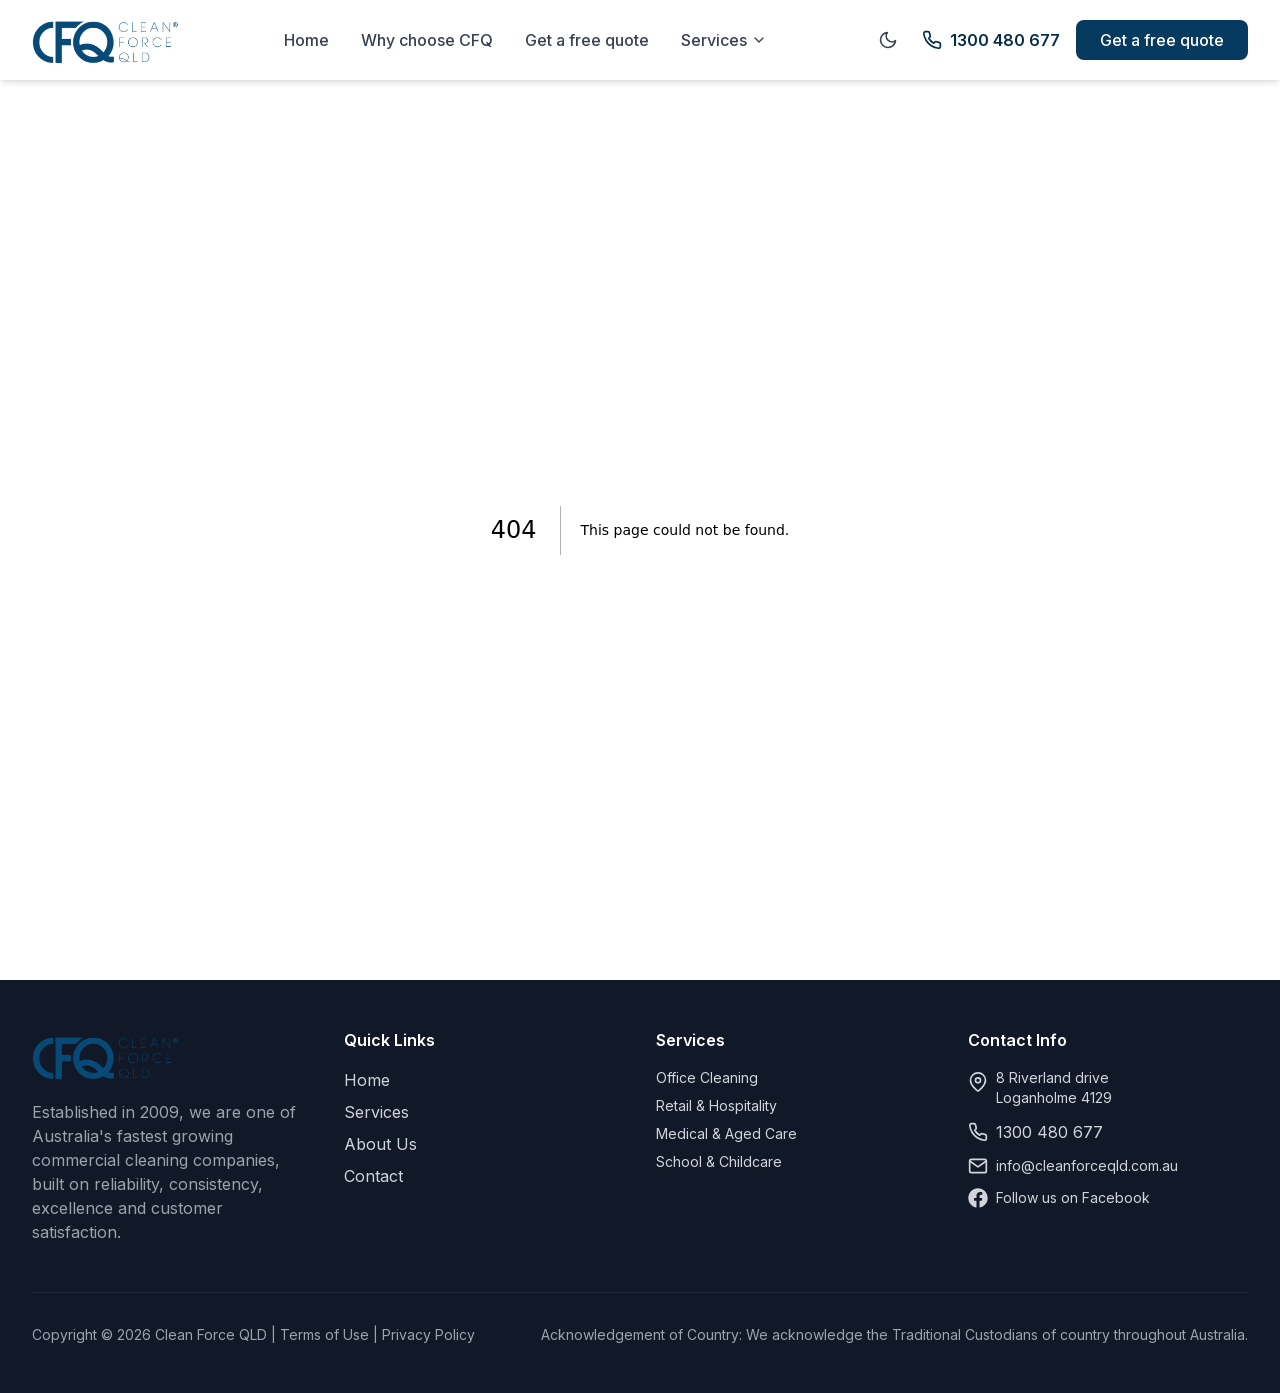
<file: 404/index.html>
<!DOCTYPE html><html lang="en-AU"><head><meta charSet="utf-8"/><meta name="viewport" content="width=device-width, initial-scale=1"/><link rel="preload" href="/_next/static/media/e4af272ccee01ff0-s.p.woff2" as="font" crossorigin="" type="font/woff2"/><link rel="preload" as="image" href="https://www.facebook.com/tr?id=960561993504289&amp;ev=PageView&amp;noscript=1"/><link rel="preload" as="image" href="/logo_blue.PNG" fetchPriority="high"/><link rel="stylesheet" href="/_next/static/css/7bb3aab9de3c63dc.css" data-precedence="next"/><link rel="preload" as="script" fetchPriority="low" href="/_next/static/chunks/webpack-41a9ee0a1d65a3d2.js"/><script src="/_next/static/chunks/fd9d1056-b11b2651f33aae7f.js" async=""></script><script src="/_next/static/chunks/117-c69a8044fb9e6347.js" async=""></script><script src="/_next/static/chunks/main-app-df3c10fe8b6a8cde.js" async=""></script><script src="/_next/static/chunks/a63740d3-6f5450b11e9d67a3.js" async=""></script><script src="/_next/static/chunks/429-357a0337f633ed08.js" async=""></script><script src="/_next/static/chunks/878-8ae6e2e3130be886.js" async=""></script><script src="/_next/static/chunks/972-1f7dbbf5fdc9439d.js" async=""></script><script src="/_next/static/chunks/651-4f5ca8e8bae1164a.js" async=""></script><script src="/_next/static/chunks/app/layout-76db9e1a530efdf0.js" async=""></script><script src="/_next/static/chunks/app/loading-48d14cbad5e95559.js" async=""></script><meta name="robots" content="noindex"/><link rel="icon" href="/Logo_black.png" type="image/png"/><link rel="shortcut icon" href="/Logo_black.png" type="image/png"/><link rel="apple-touch-icon" href="/Logo_black.png"/><title>404: This page could not be found.</title><title>Clean Force QLD - Professional Cleaning Services Consistent - Reliable - Trusted</title><meta name="description" content="Professional cleaning services in Queensland. Licensed, insured cleaners for commercial, residential, office, bond cleaning Brisbane, Gold Coast, Sunshine Coast. 15+ years experience, 300+ happy clients. Free quotes!"/><meta name="author" content="Clean Force QLD"/><meta name="keywords" content="cleaning services Queensland,house cleaning Queensland,commercial cleaning Queensland,residential cleaning Queensland,professional cleaners Queensland,cleaning company Queensland,end of lease cleaning Queensland,bond cleaning Queensland,carpet cleaning Queensland,deep cleaning Queensland,cleaning services Brisbane,cleaners Gold Coast,cleaning services Sunshine Coast,bond cleaning Brisbane,house cleaning Gold Coast,office cleaning services,move-out cleaning,move-in cleaning,NDIS cleaning services,vacate cleaning Queensland,affordable cleaning services Queensland,licensed cleaners Queensland,insured cleaners Queensland,5-star cleaning services Queensland"/><meta name="creator" content="Clean Force QLD"/><meta name="publisher" content="Clean Force QLD"/><meta name="robots" content="index, follow"/><meta name="googlebot" content="index, follow, max-video-preview:-1, max-image-preview:large, max-snippet:-1"/><meta name="format-detection" content="telephone=no, address=no, email=no"/><meta property="og:title" content="Clean Force QLD - Professional Cleaning Services Queensland"/><meta property="og:description" content="Professional cleaning services in Queensland. Licensed, insured cleaners for commercial, residential, office, bond cleaning Brisbane, Gold Coast, Sunshine Coast. 15+ years experience."/><meta property="og:url" content="https://www.cleanforceqld.com.au/"/><meta property="og:site_name" content="Clean Force QLD"/><meta property="og:locale" content="en_AU"/><meta property="og:image" content="https://www.cleanforceqld.com.au/about-team.jpg"/><meta property="og:image:width" content="1200"/><meta property="og:image:height" content="800"/><meta property="og:image:alt" content="Clean Force QLD Professional Cleaning Services"/><meta property="og:type" content="website"/><meta name="twitter:card" content="summary_large_image"/><meta name="twitter:title" content="Clean Force QLD - Professional Cleaning Services Queensland"/><meta name="twitter:description" content="Professional cleaning services in Queensland. Licensed, insured cleaners for commercial, residential, office, bond cleaning Brisbane, Gold Coast."/><meta name="twitter:image" content="https://www.cleanforceqld.com.au/about-team.jpg"/><meta name="next-size-adjust"/><script>
              (function() {
                try {
                  var darkMode = localStorage.getItem('darkMode');
                  if (darkMode === 'true' || (!darkMode && window.matchMedia('(prefers-color-scheme: dark)').matches)) {
                    document.documentElement.classList.add('dark');
                  }
                } catch (e) {}
                
                // Set favicon with basePath - detect from current location
                (function setFavicon() {
                  var hostname = window.location.hostname;
                  var pathname = window.location.pathname;
                  var basePath = '';
                  
                  // Method 1: Check if we're on GitHub Pages (pasindu0707.github.io)
                  if (hostname.includes('github.io')) {
                    // Extract basePath from pathname (e.g., /cleanforceqld-deploy/)
                    var pathSegments = pathname.split('/').filter(function(s) { return s; });
                    if (pathSegments.length > 0 && pathSegments[0] !== '') {
                      basePath = '/' + pathSegments[0];
                    }
                  }
                  // Method 2: Check base tag (Next.js sets this)
                  else {
                    var baseTag = document.querySelector('base');
                    if (baseTag && baseTag.getAttribute('href')) {
                      var baseHref = baseTag.getAttribute('href');
                      if (baseHref && baseHref !== '/' && !baseHref.startsWith('http')) {
                        basePath = baseHref.replace(//$/, '');
                      }
                    }
                  }
                  
                  // Always update favicon (even if basePath is empty, it will use /Logo_black.png)
                  var faviconPath = basePath + '/Logo_black.png';
                  
                  // Function to create/update favicon link
                  function updateFavicon(rel, type) {
                    // Remove existing links with same rel
                    var existing = document.querySelectorAll('link[rel="' + rel + '"]');
                    existing.forEach(function(link) { link.remove(); });
                    
                    // Create new link
                    var link = document.createElement('link');
                    link.rel = rel;
                    if (type) link.type = type;
                    link.href = faviconPath;
                    document.head.appendChild(link);
                  }
                  
                  // Update favicon links immediately
                  updateFavicon('icon', 'image/jpeg');
                  updateFavicon('shortcut icon', 'image/jpeg');
                  updateFavicon('apple-touch-icon');
                })();
              })();
            </script><script src="/_next/static/chunks/polyfills-42372ed130431b0a.js" noModule=""></script></head><body class="__className_f367f3"><noscript><img height="1" width="1" style="display:none" src="https://www.facebook.com/tr?id=960561993504289&amp;ev=PageView&amp;noscript=1" alt=""/></noscript><script type="application/ld+json">{"@context":"https://schema.org","@type":"LocalBusiness","@id":"https://cleanforceqld.com.au/#organization","name":"Clean Force QLD","alternateName":"CFQ Cleaning Group","url":"https://cleanforceqld.com.au","logo":"https://cleanforceqld.com.au/logo_blue.PNG","image":"https://cleanforceqld.com.au/hero-main.jpeg","description":"Professional cleaning services in Queensland. Licensed, insured cleaners for commercial, residential, office, bond cleaning Brisbane, Gold Coast, Sunshine Coast. 15+ years experience, 300+ happy clients.","address":{"@type":"PostalAddress","streetAddress":"8 Riverland drive","addressLocality":"Loganholme","addressRegion":"QLD","postalCode":"4129","addressCountry":"AU"},"geo":{"@type":"GeoCoordinates","latitude":"-27.6875","longitude":"153.1931"},"telephone":"1300480677","email":"info@cleanforceqld.com.au","priceRange":"$$","openingHoursSpecification":[{"@type":"OpeningHoursSpecification","dayOfWeek":["Monday","Tuesday","Wednesday","Thursday","Friday"],"opens":"00:00","closes":"23:59"},{"@type":"OpeningHoursSpecification","dayOfWeek":["Saturday","Sunday"],"opens":"05:00","closes":"17:00"}],"areaServed":[{"@type":"City","name":"Brisbane"},{"@type":"City","name":"Gold Coast"},{"@type":"City","name":"Sunshine Coast"},{"@type":"City","name":"Townsville"},{"@type":"City","name":"Cairns"},{"@type":"City","name":"Toowoomba"},{"@type":"City","name":"Ipswich"},{"@type":"State","name":"Queensland"}],"hasOfferCatalog":{"@type":"OfferCatalog","name":"Cleaning Services","itemListElement":[{"@type":"Offer","itemOffered":{"@type":"Service","name":"Office Cleaning Services","description":"Professional office cleaning services in Queensland"}},{"@type":"Offer","itemOffered":{"@type":"Service","name":"Commercial Cleaning Services","description":"Commercial cleaning services across Queensland"}},{"@type":"Offer","itemOffered":{"@type":"Service","name":"Residential Cleaning Services","description":"House cleaning services in Queensland"}},{"@type":"Offer","itemOffered":{"@type":"Service","name":"Bond Cleaning Services","description":"End of lease bond cleaning in Brisbane and Queensland"}},{"@type":"Offer","itemOffered":{"@type":"Service","name":"Carpet Cleaning Services","description":"Commercial carpet cleaning services in Queensland"}},{"@type":"Offer","itemOffered":{"@type":"Service","name":"Deep Cleaning Services","description":"Deep cleaning services for homes and offices in Queensland"}}]},"aggregateRating":{"@type":"AggregateRating","ratingValue":"5","reviewCount":"300","bestRating":"5","worstRating":"1"},"foundingDate":"2009","numberOfEmployees":{"@type":"QuantitativeValue","value":"100"}}</script><script type="application/ld+json">{"@context":"https://schema.org","@type":"WebSite","@id":"https://cleanforceqld.com.au/#website","url":"https://cleanforceqld.com.au","name":"Clean Force QLD","description":"Professional cleaning services in Queensland","publisher":{"@id":"https://cleanforceqld.com.au/#organization"},"potentialAction":{"@type":"SearchAction","target":{"@type":"EntryPoint","urlTemplate":"https://cleanforceqld.com.au/search?q={search_term_string}"},"query-input":"required name=search_term_string"}}</script><header class="bg-white dark:bg-gray-900 shadow-md fixed top-0 left-0 right-0 z-50 transition-colors duration-200"><div class="max-w-7xl mx-auto px-4 sm:px-6 lg:px-8"><div class="flex justify-between items-center h-20"><div class="flex-shrink-0"><a class="flex items-center" href="/"><img alt="Clean Force QLD Logo" fetchPriority="high" width="300" height="100" decoding="async" data-nimg="1" class="h-10 md:h-12 lg:h-14 w-auto" style="color:transparent" src="/logo_blue.PNG"/></a></div><nav class="hidden md:flex space-x-8 items-center"><a class="font-medium transition-colors text-gray-700 dark:text-gray-300 hover:text-primary-600 dark:hover:text-primary-400" href="/">Home</a><a class="font-medium transition-colors text-gray-700 dark:text-gray-300 hover:text-primary-600 dark:hover:text-primary-400" href="/about/">Why choose CFQ</a><a class="font-medium transition-colors text-gray-700 dark:text-gray-300 hover:text-primary-600 dark:hover:text-primary-400" href="/contact/">Get a free quote</a><div class="relative"><button class="font-medium transition-colors flex items-center space-x-1 text-gray-700 dark:text-gray-300 hover:text-primary-600 dark:hover:text-primary-400"><span>Services</span><svg stroke="currentColor" fill="none" stroke-width="2" viewBox="0 0 24 24" stroke-linecap="round" stroke-linejoin="round" class="w-4 h-4 transition-transform " height="1em" width="1em" xmlns="http://www.w3.org/2000/svg"><polyline points="6 9 12 15 18 9"></polyline></svg></button></div></nav><div class="hidden md:flex items-center space-x-4"><button class="p-2 rounded-lg text-gray-700 dark:text-gray-300 hover:bg-gray-100 dark:hover:bg-gray-800 transition-colors" aria-label="Toggle dark mode"><svg stroke="currentColor" fill="none" stroke-width="2" viewBox="0 0 24 24" stroke-linecap="round" stroke-linejoin="round" class="w-5 h-5" height="1em" width="1em" xmlns="http://www.w3.org/2000/svg"><path d="M21 12.79A9 9 0 1 1 11.21 3 7 7 0 0 0 21 12.79z"></path></svg></button><a href="tel:1300480677" class="flex items-center space-x-2 text-primary-700 dark:text-primary-400 hover:text-primary-800 dark:hover:text-primary-300 font-semibold"><svg stroke="currentColor" fill="none" stroke-width="2" viewBox="0 0 24 24" stroke-linecap="round" stroke-linejoin="round" class="w-5 h-5" height="1em" width="1em" xmlns="http://www.w3.org/2000/svg"><path d="M22 16.92v3a2 2 0 0 1-2.18 2 19.79 19.79 0 0 1-8.63-3.07 19.5 19.5 0 0 1-6-6 19.79 19.79 0 0 1-3.07-8.67A2 2 0 0 1 4.11 2h3a2 2 0 0 1 2 1.72 12.84 12.84 0 0 0 .7 2.81 2 2 0 0 1-.45 2.11L8.09 9.91a16 16 0 0 0 6 6l1.27-1.27a2 2 0 0 1 2.11-.45 12.84 12.84 0 0 0 2.81.7A2 2 0 0 1 22 16.92z"></path></svg><span>1300 480 677</span></a><a class="bg-primary-600 dark:bg-primary-500 text-white px-6 py-2 rounded-lg hover:bg-primary-700 dark:hover:bg-primary-600 transition-colors font-medium" href="/contact/">Get a free quote</a></div><div class="md:hidden flex items-center space-x-2"><button class="p-2 rounded-lg text-gray-700 dark:text-gray-300 hover:bg-gray-100 dark:hover:bg-gray-800 transition-colors" aria-label="Toggle dark mode"><svg stroke="currentColor" fill="none" stroke-width="2" viewBox="0 0 24 24" stroke-linecap="round" stroke-linejoin="round" class="w-5 h-5" height="1em" width="1em" xmlns="http://www.w3.org/2000/svg"><path d="M21 12.79A9 9 0 1 1 11.21 3 7 7 0 0 0 21 12.79z"></path></svg></button><button class="p-2" aria-label="Toggle menu"><svg stroke="currentColor" fill="none" stroke-width="2" viewBox="0 0 24 24" stroke-linecap="round" stroke-linejoin="round" class="w-6 h-6 text-gray-700 dark:text-gray-300" height="1em" width="1em" xmlns="http://www.w3.org/2000/svg"><line x1="3" y1="12" x2="21" y2="12"></line><line x1="3" y1="6" x2="21" y2="6"></line><line x1="3" y1="18" x2="21" y2="18"></line></svg></button></div></div></div></header><main class="pt-20"><!--$--><div style="font-family:system-ui,&quot;Segoe UI&quot;,Roboto,Helvetica,Arial,sans-serif,&quot;Apple Color Emoji&quot;,&quot;Segoe UI Emoji&quot;;height:100vh;text-align:center;display:flex;flex-direction:column;align-items:center;justify-content:center"><div><style>body{color:#000;background:#fff;margin:0}.next-error-h1{border-right:1px solid rgba(0,0,0,.3)}@media (prefers-color-scheme:dark){body{color:#fff;background:#000}.next-error-h1{border-right:1px solid rgba(255,255,255,.3)}}</style><h1 class="next-error-h1" style="display:inline-block;margin:0 20px 0 0;padding:0 23px 0 0;font-size:24px;font-weight:500;vertical-align:top;line-height:49px">404</h1><div style="display:inline-block"><h2 style="font-size:14px;font-weight:400;line-height:49px;margin:0">This page could not be found.</h2></div></div></div><!--/$--></main><footer class="bg-gray-900 dark:bg-gray-950 text-gray-300 dark:text-gray-400 transition-colors duration-200"><div class="max-w-7xl mx-auto px-4 sm:px-6 lg:px-8 py-12"><div class="grid md:grid-cols-4 gap-8"><div><a class="block mb-4" href="/"><img alt="Clean Force QLD Logo" loading="lazy" width="300" height="100" decoding="async" data-nimg="1" class="h-10 md:h-12 lg:h-14 w-auto" style="color:transparent" src="/logo_blue.PNG"/></a><p class="text-gray-400 dark:text-gray-500 mb-4">Established in 2009, we are one of Australia&#x27;s fastest growing commercial cleaning companies, built on reliability, consistency, excellence and customer satisfaction.</p></div><div><h4 class="text-white dark:text-gray-200 font-semibold mb-4">Quick Links</h4><ul class="space-y-2"><li><a class="hover:text-white dark:hover:text-gray-200 transition-colors" href="/">Home</a></li><li><a class="hover:text-white dark:hover:text-gray-200 transition-colors" href="/services/">Services</a></li><li><a class="hover:text-white dark:hover:text-gray-200 transition-colors" href="/about/">About Us</a></li><li><a class="hover:text-white dark:hover:text-gray-200 transition-colors" href="/contact/">Contact</a></li></ul></div><div><h4 class="text-white dark:text-gray-200 font-semibold mb-4">Services</h4><ul class="space-y-2 text-sm"><li><a class="hover:text-white dark:hover:text-gray-200 transition-colors" href="/services/">Office Cleaning</a></li><li><a class="hover:text-white dark:hover:text-gray-200 transition-colors" href="/services/">Retail &amp; Hospitality</a></li><li><a class="hover:text-white dark:hover:text-gray-200 transition-colors" href="/services/">Medical &amp; Aged Care</a></li><li><a class="hover:text-white dark:hover:text-gray-200 transition-colors" href="/services/">School &amp; Childcare</a></li></ul></div><div><h4 class="text-white dark:text-gray-200 font-semibold mb-4">Contact Info</h4><ul class="space-y-3"><li class="flex items-start space-x-2"><svg stroke="currentColor" fill="none" stroke-width="2" viewBox="0 0 24 24" stroke-linecap="round" stroke-linejoin="round" class="w-5 h-5 mt-1 flex-shrink-0" height="1em" width="1em" xmlns="http://www.w3.org/2000/svg"><path d="M21 10c0 7-9 13-9 13s-9-6-9-13a9 9 0 0 1 18 0z"></path><circle cx="12" cy="10" r="3"></circle></svg><span class="text-sm">8 Riverland drive<br/>Loganholme 4129</span></li><li class="flex items-center space-x-2"><svg stroke="currentColor" fill="none" stroke-width="2" viewBox="0 0 24 24" stroke-linecap="round" stroke-linejoin="round" class="w-5 h-5 flex-shrink-0" height="1em" width="1em" xmlns="http://www.w3.org/2000/svg"><path d="M22 16.92v3a2 2 0 0 1-2.18 2 19.79 19.79 0 0 1-8.63-3.07 19.5 19.5 0 0 1-6-6 19.79 19.79 0 0 1-3.07-8.67A2 2 0 0 1 4.11 2h3a2 2 0 0 1 2 1.72 12.84 12.84 0 0 0 .7 2.81 2 2 0 0 1-.45 2.11L8.09 9.91a16 16 0 0 0 6 6l1.27-1.27a2 2 0 0 1 2.11-.45 12.84 12.84 0 0 0 2.81.7A2 2 0 0 1 22 16.92z"></path></svg><a href="tel:1300480677" class="hover:text-white dark:hover:text-gray-200 transition-colors">1300 480 677</a></li><li class="flex items-center space-x-2"><svg stroke="currentColor" fill="none" stroke-width="2" viewBox="0 0 24 24" stroke-linecap="round" stroke-linejoin="round" class="w-5 h-5 flex-shrink-0" height="1em" width="1em" xmlns="http://www.w3.org/2000/svg"><path d="M4 4h16c1.1 0 2 .9 2 2v12c0 1.1-.9 2-2 2H4c-1.1 0-2-.9-2-2V6c0-1.1.9-2 2-2z"></path><polyline points="22,6 12,13 2,6"></polyline></svg><a href="mailto:info@cleanforceqld.com.au" class="hover:text-white dark:hover:text-gray-200 transition-colors text-sm">info@cleanforceqld.com.au</a></li><li class="flex items-center space-x-2"><svg stroke="currentColor" fill="currentColor" stroke-width="0" viewBox="0 0 512 512" class="w-5 h-5 flex-shrink-0" height="1em" width="1em" xmlns="http://www.w3.org/2000/svg"><path d="M504 256C504 119 393 8 256 8S8 119 8 256c0 123.78 90.69 226.38 209.25 245V327.69h-63V256h63v-54.64c0-62.15 37-96.48 93.67-96.48 27.14 0 55.52 4.84 55.52 4.84v61h-31.28c-30.8 0-40.41 19.12-40.41 38.73V256h68.78l-11 71.69h-57.78V501C413.31 482.38 504 379.78 504 256z"></path></svg><a href="https://www.facebook.com/cfqcleanforceqld" target="_blank" rel="noopener noreferrer" class="hover:text-white dark:hover:text-gray-200 transition-colors text-sm">Follow us on Facebook</a></li></ul></div></div><div class="border-t border-gray-800 dark:border-gray-800 mt-8 pt-8"><div class="flex flex-col md:flex-row justify-between items-center"><p class="text-gray-400 dark:text-gray-500 text-sm">Copyright © <!-- -->2026<!-- --> Clean Force QLD | Terms of Use | Privacy Policy</p><p class="text-gray-400 dark:text-gray-500 text-sm mt-4 md:mt-0">Acknowledgement of Country: We acknowledge the Traditional Custodians of country throughout Australia.</p></div></div></div></footer><script src="/_next/static/chunks/webpack-41a9ee0a1d65a3d2.js" async=""></script><script>(self.__next_f=self.__next_f||[]).push([0]);self.__next_f.push([2,null])</script><script>self.__next_f.push([1,"1:HL[\"/_next/static/media/e4af272ccee01ff0-s.p.woff2\",\"font\",{\"crossOrigin\":\"\",\"type\":\"font/woff2\"}]\n2:HL[\"/_next/static/css/7bb3aab9de3c63dc.css\",\"style\"]\n"])</script><script>self.__next_f.push([1,"3:I[2846,[],\"\"]\n5:I[4707,[],\"\"]\n6:I[6423,[],\"\"]\n7:I[8003,[\"502\",\"static/chunks/a63740d3-6f5450b11e9d67a3.js\",\"429\",\"static/chunks/429-357a0337f633ed08.js\",\"878\",\"static/chunks/878-8ae6e2e3130be886.js\",\"972\",\"static/chunks/972-1f7dbbf5fdc9439d.js\",\"651\",\"static/chunks/651-4f5ca8e8bae1164a.js\",\"185\",\"static/chunks/app/layout-76db9e1a530efdf0.js\"],\"\"]\na:I[2097,[\"502\",\"static/chunks/a63740d3-6f5450b11e9d67a3.js\",\"429\",\"static/chunks/429-357a0337f633ed08.js\",\"878\",\"static/chunks/878-8ae6e2e3130be886.js\",\"972\",\"static/chunks/972-1f7dbbf5fdc9439d.js\",\"651\",\"static/chunks/651-4f5ca8e8bae1164a.js\",\"185\",\"static/chunks/app/layout-76db9e1a530efdf0.js\"],\"DarkModeProvider\"]\nb:I[4196,[\"502\",\"static/chunks/a63740d3-6f5450b11e9d67a3.js\",\"429\",\"static/chunks/429-357a0337f633ed08.js\",\"878\",\"static/chunks/878-8ae6e2e3130be886.js\",\"972\",\"static/chunks/972-1f7dbbf5fdc9439d.js\",\"651\",\"static/chunks/651-4f5ca8e8bae1164a.js\",\"185\",\"static/chunks/app/layout-76db9e1a530efdf0.js\"],\"default\"]\n10:I[2972,[\"502\",\"static/chunks/a63740d3-6f5450b11e9d67a3.js\",\"429\",\"static/chunks/429-357a0337f633ed08.js\",\"878\",\"static/chunks/878-8ae6e2e3130be886.js\",\"972\",\"static/chunks/972-1f7dbbf5fdc9439d.js\",\"651\",\"static/chunks/651-4f5ca8e8bae1164a.js\",\"185\",\"static/chunks/app/layout-76db9e1a530efdf0.js\"],\"\"]\n11:I[5878,[\"502\",\"static/chunks/a63740d3-6f5450b11e9d67a3.js\",\"429\",\"static/chunks/429-357a0337f633ed08.js\",\"878\",\"static/chunks/878-8ae6e2e3130be886.js\",\"972\",\"static/chunks/972-1f7dbbf5fdc9439d.js\",\"651\",\"static/chunks/651-4f5ca8e8bae1164a.js\",\"185\",\"static/chunks/app/layout-76db9e1a530efdf0.js\"],\"Image\"]\n12:I[7436,[\"502\",\"static/chunks/a63740d3-6f5450b11e9d67a3.js\",\"429\",\"static/chunks/429-357a0337f633ed08.js\",\"878\",\"static/chunks/878-8ae6e2e3130be886.js\",\"972\",\"static/chunks/972-1f7dbbf5fdc9439d.js\",\"651\",\"static/chunks/651-4f5ca8e8bae1164a.js\",\"185\",\"static/chunks/app/layout-76db9e1a530efdf0.js\"],\"default\"]\n13:I[3519,[\"429\",\"static/chunks/429-357a0337f633ed08.js\",\"555\",\"static/chunks/app/loading-48d14cbad5e95559.js\"],\"default\"]\n15:I[1060,[],\"\"]\n8:Tb"])</script><script>self.__next_f.push([1,"13,"])</script><script>self.__next_f.push([1,"\n              (function() {\n                try {\n                  var darkMode = localStorage.getItem('darkMode');\n                  if (darkMode === 'true' || (!darkMode \u0026\u0026 window.matchMedia('(prefers-color-scheme: dark)').matches)) {\n                    document.documentElement.classList.add('dark');\n                  }\n                } catch (e) {}\n                \n                // Set favicon with basePath - detect from current location\n                (function setFavicon() {\n                  var hostname = window.location.hostname;\n                  var pathname = window.location.pathname;\n                  var basePath = '';\n                  \n                  // Method 1: Check if we're on GitHub Pages (pasindu0707.github.io)\n                  if (hostname.includes('github.io')) {\n                    // Extract basePath from pathname (e.g., /cleanforceqld-deploy/)\n                    var pathSegments = pathname.split('/').filter(function(s) { return s; });\n                    if (pathSegments.length \u003e 0 \u0026\u0026 pathSegments[0] !== '') {\n                      basePath = '/' + pathSegments[0];\n                    }\n                  }\n                  // Method 2: Check base tag (Next.js sets this)\n                  else {\n                    var baseTag = document.querySelector('base');\n                    if (baseTag \u0026\u0026 baseTag.getAttribute('href')) {\n                      var baseHref = baseTag.getAttribute('href');\n                      if (baseHref \u0026\u0026 baseHref !== '/' \u0026\u0026 !baseHref.startsWith('http')) {\n                        basePath = baseHref.replace(//$/, '');\n                      }\n                    }\n                  }\n                  \n                  // Always update favicon (even if basePath is empty, it will use /Logo_black.png)\n                  var faviconPath = basePath + '/Logo_black.png';\n                  \n                  // Function to create/update favicon link\n                  function updateFavicon(rel, type) {\n                    // Remove existing links with same rel\n                    var existing = document.querySelectorAll('link[rel=\"' + rel + '\"]');\n                    existing.forEach(function(link) { link.remove(); });\n                    \n                    // Create new link\n                    var link = document.createElement('link');\n                    link.rel = rel;\n                    if (type) link.type = type;\n                    link.href = faviconPath;\n                    document.head.appendChild(link);\n                  }\n                  \n                  // Update favicon links immediately\n                  updateFavicon('icon', 'image/jpeg');\n                  updateFavicon('shortcut icon', 'image/jpeg');\n                  updateFavicon('apple-touch-icon');\n                })();\n              })();\n            "])</script><script>self.__next_f.push([1,"9:Ta56,"])</script><script>self.__next_f.push([1,"{\"@context\":\"https://schema.org\",\"@type\":\"LocalBusiness\",\"@id\":\"https://cleanforceqld.com.au/#organization\",\"name\":\"Clean Force QLD\",\"alternateName\":\"CFQ Cleaning Group\",\"url\":\"https://cleanforceqld.com.au\",\"logo\":\"https://cleanforceqld.com.au/logo_blue.PNG\",\"image\":\"https://cleanforceqld.com.au/hero-main.jpeg\",\"description\":\"Professional cleaning services in Queensland. Licensed, insured cleaners for commercial, residential, office, bond cleaning Brisbane, Gold Coast, Sunshine Coast. 15+ years experience, 300+ happy clients.\",\"address\":{\"@type\":\"PostalAddress\",\"streetAddress\":\"8 Riverland drive\",\"addressLocality\":\"Loganholme\",\"addressRegion\":\"QLD\",\"postalCode\":\"4129\",\"addressCountry\":\"AU\"},\"geo\":{\"@type\":\"GeoCoordinates\",\"latitude\":\"-27.6875\",\"longitude\":\"153.1931\"},\"telephone\":\"1300480677\",\"email\":\"info@cleanforceqld.com.au\",\"priceRange\":\"$$\",\"openingHoursSpecification\":[{\"@type\":\"OpeningHoursSpecification\",\"dayOfWeek\":[\"Monday\",\"Tuesday\",\"Wednesday\",\"Thursday\",\"Friday\"],\"opens\":\"00:00\",\"closes\":\"23:59\"},{\"@type\":\"OpeningHoursSpecification\",\"dayOfWeek\":[\"Saturday\",\"Sunday\"],\"opens\":\"05:00\",\"closes\":\"17:00\"}],\"areaServed\":[{\"@type\":\"City\",\"name\":\"Brisbane\"},{\"@type\":\"City\",\"name\":\"Gold Coast\"},{\"@type\":\"City\",\"name\":\"Sunshine Coast\"},{\"@type\":\"City\",\"name\":\"Townsville\"},{\"@type\":\"City\",\"name\":\"Cairns\"},{\"@type\":\"City\",\"name\":\"Toowoomba\"},{\"@type\":\"City\",\"name\":\"Ipswich\"},{\"@type\":\"State\",\"name\":\"Queensland\"}],\"hasOfferCatalog\":{\"@type\":\"OfferCatalog\",\"name\":\"Cleaning Services\",\"itemListElement\":[{\"@type\":\"Offer\",\"itemOffered\":{\"@type\":\"Service\",\"name\":\"Office Cleaning Services\",\"description\":\"Professional office cleaning services in Queensland\"}},{\"@type\":\"Offer\",\"itemOffered\":{\"@type\":\"Service\",\"name\":\"Commercial Cleaning Services\",\"description\":\"Commercial cleaning services across Queensland\"}},{\"@type\":\"Offer\",\"itemOffered\":{\"@type\":\"Service\",\"name\":\"Residential Cleaning Services\",\"description\":\"House cleaning services in Queensland\"}},{\"@type\":\"Offer\",\"itemOffered\":{\"@type\":\"Service\",\"name\":\"Bond Cleaning Services\",\"description\":\"End of lease bond cleaning in Brisbane and Queensland\"}},{\"@type\":\"Offer\",\"itemOffered\":{\"@type\":\"Service\",\"name\":\"Carpet Cleaning Services\",\"description\":\"Commercial carpet cleaning services in Queensland\"}},{\"@type\":\"Offer\",\"itemOffered\":{\"@type\":\"Service\",\"name\":\"Deep Cleaning Services\",\"description\":\"Deep cleaning services for homes and offices in Queensland\"}}]},\"aggregateRating\":{\"@type\":\"AggregateRating\",\"ratingValue\":\"5\",\"reviewCount\":\"300\",\"bestRating\":\"5\",\"worstRating\":\"1\"},\"foundingDate\":\"2009\",\"numberOfEmployees\":{\"@type\":\"QuantitativeValue\",\"value\":\"100\"}}"])</script><script>self.__next_f.push([1,"c:{\"fontFamily\":\"system-ui,\\\"Segoe UI\\\",Roboto,Helvetica,Arial,sans-serif,\\\"Apple Color Emoji\\\",\\\"Segoe UI Emoji\\\"\",\"height\":\"100vh\",\"textAlign\":\"center\",\"display\":\"flex\",\"flexDirection\":\"column\",\"alignItems\":\"center\",\"justifyContent\":\"center\"}\nd:{\"display\":\"inline-block\",\"margin\":\"0 20px 0 0\",\"padding\":\"0 23px 0 0\",\"fontSize\":24,\"fontWeight\":500,\"verticalAlign\":\"top\",\"lineHeight\":\"49px\"}\ne:{\"display\":\"inline-block\"}\nf:{\"fontSize\":14,\"fontWeight\":400,\"lineHeight\":\"49px\",\"margin\":0}\n16:[]\n"])</script><script>self.__next_f.push([1,"0:[\"$\",\"$L3\",null,{\"buildId\":\"e7s2w_Qh_sg1KrjZMPxcU\",\"assetPrefix\":\"\",\"urlParts\":[\"\",\"_not-found\",\"\"],\"initialTree\":[\"\",{\"children\":[\"/_not-found\",{\"children\":[\"__PAGE__\",{}]}]},\"$undefined\",\"$undefined\",true],\"initialSeedData\":[\"\",{\"children\":[\"/_not-found\",{\"children\":[\"__PAGE__\",{},[[\"$L4\",[[\"$\",\"title\",null,{\"children\":\"404: This page could not be found.\"}],[\"$\",\"div\",null,{\"style\":{\"fontFamily\":\"system-ui,\\\"Segoe UI\\\",Roboto,Helvetica,Arial,sans-serif,\\\"Apple Color Emoji\\\",\\\"Segoe UI Emoji\\\"\",\"height\":\"100vh\",\"textAlign\":\"center\",\"display\":\"flex\",\"flexDirection\":\"column\",\"alignItems\":\"center\",\"justifyContent\":\"center\"},\"children\":[\"$\",\"div\",null,{\"children\":[[\"$\",\"style\",null,{\"dangerouslySetInnerHTML\":{\"__html\":\"body{color:#000;background:#fff;margin:0}.next-error-h1{border-right:1px solid rgba(0,0,0,.3)}@media (prefers-color-scheme:dark){body{color:#fff;background:#000}.next-error-h1{border-right:1px solid rgba(255,255,255,.3)}}\"}}],[\"$\",\"h1\",null,{\"className\":\"next-error-h1\",\"style\":{\"display\":\"inline-block\",\"margin\":\"0 20px 0 0\",\"padding\":\"0 23px 0 0\",\"fontSize\":24,\"fontWeight\":500,\"verticalAlign\":\"top\",\"lineHeight\":\"49px\"},\"children\":\"404\"}],[\"$\",\"div\",null,{\"style\":{\"display\":\"inline-block\"},\"children\":[\"$\",\"h2\",null,{\"style\":{\"fontSize\":14,\"fontWeight\":400,\"lineHeight\":\"49px\",\"margin\":0},\"children\":\"This page could not be found.\"}]}]]}]}]],null],null],null]},[null,[\"$\",\"$L5\",null,{\"parallelRouterKey\":\"children\",\"segmentPath\":[\"children\",\"/_not-found\",\"children\"],\"error\":\"$undefined\",\"errorStyles\":\"$undefined\",\"errorScripts\":\"$undefined\",\"template\":[\"$\",\"$L6\",null,{}],\"templateStyles\":\"$undefined\",\"templateScripts\":\"$undefined\",\"notFound\":\"$undefined\",\"notFoundStyles\":\"$undefined\"}]],null]},[[[[\"$\",\"link\",\"0\",{\"rel\":\"stylesheet\",\"href\":\"/_next/static/css/7bb3aab9de3c63dc.css\",\"precedence\":\"next\",\"crossOrigin\":\"$undefined\"}]],[\"$\",\"html\",null,{\"lang\":\"en-AU\",\"suppressHydrationWarning\":true,\"children\":[[\"$\",\"head\",null,{\"children\":[[\"$\",\"$L7\",null,{\"id\":\"meta-pixel\",\"strategy\":\"afterInteractive\",\"children\":\"\\n            !function(f,b,e,v,n,t,s)\\n            {if(f.fbq)return;n=f.fbq=function(){n.callMethod?\\n            n.callMethod.apply(n,arguments):n.queue.push(arguments)};\\n            if(!f._fbq)f._fbq=n;n.push=n;n.loaded=!0;n.version='2.0';\\n            n.queue=[];t=b.createElement(e);t.async=!0;\\n            t.src=v;s=b.getElementsByTagName(e)[0];\\n            s.parentNode.insertBefore(t,s)}(window, document,'script',\\n            'https://connect.facebook.net/en_US/fbevents.js');\\n            fbq('init', '960561993504289');\\n            fbq('track', 'PageView');\\n          \"}],[\"$\",\"link\",null,{\"rel\":\"icon\",\"href\":\"/Logo_black.png\",\"type\":\"image/png\"}],[\"$\",\"link\",null,{\"rel\":\"shortcut icon\",\"href\":\"/Logo_black.png\",\"type\":\"image/png\"}],[\"$\",\"link\",null,{\"rel\":\"apple-touch-icon\",\"href\":\"/Logo_black.png\"}],[\"$\",\"script\",null,{\"dangerouslySetInnerHTML\":{\"__html\":\"$8\"}}]]}],[\"$\",\"body\",null,{\"className\":\"__className_f367f3\",\"children\":[[\"$\",\"noscript\",null,{\"children\":[\"$\",\"img\",null,{\"height\":\"1\",\"width\":\"1\",\"style\":{\"display\":\"none\"},\"src\":\"https://www.facebook.com/tr?id=960561993504289\u0026ev=PageView\u0026noscript=1\",\"alt\":\"\"}]}],[[\"$\",\"script\",null,{\"type\":\"application/ld+json\",\"dangerouslySetInnerHTML\":{\"__html\":\"$9\"}}],[\"$\",\"script\",null,{\"type\":\"application/ld+json\",\"dangerouslySetInnerHTML\":{\"__html\":\"{\\\"@context\\\":\\\"https://schema.org\\\",\\\"@type\\\":\\\"WebSite\\\",\\\"@id\\\":\\\"https://cleanforceqld.com.au/#website\\\",\\\"url\\\":\\\"https://cleanforceqld.com.au\\\",\\\"name\\\":\\\"Clean Force QLD\\\",\\\"description\\\":\\\"Professional cleaning services in Queensland\\\",\\\"publisher\\\":{\\\"@id\\\":\\\"https://cleanforceqld.com.au/#organization\\\"},\\\"potentialAction\\\":{\\\"@type\\\":\\\"SearchAction\\\",\\\"target\\\":{\\\"@type\\\":\\\"EntryPoint\\\",\\\"urlTemplate\\\":\\\"https://cleanforceqld.com.au/search?q={search_term_string}\\\"},\\\"query-input\\\":\\\"required name=search_term_string\\\"}}\"}}]],[\"$\",\"$La\",null,{\"children\":[[\"$\",\"$Lb\",null,{}],[\"$\",\"main\",null,{\"className\":\"pt-20\",\"children\":[\"$\",\"$L5\",null,{\"parallelRouterKey\":\"children\",\"segmentPath\":[\"children\"],\"error\":\"$undefined\",\"errorStyles\":\"$undefined\",\"errorScripts\":\"$undefined\",\"template\":[\"$\",\"$L6\",null,{}],\"templateStyles\":\"$undefined\",\"templateScripts\":\"$undefined\",\"notFound\":[[\"$\",\"title\",null,{\"children\":\"404: This page could not be found.\"}],[\"$\",\"div\",null,{\"style\":\"$c\",\"children\":[\"$\",\"div\",null,{\"children\":[[\"$\",\"style\",null,{\"dangerouslySetInnerHTML\":{\"__html\":\"body{color:#000;background:#fff;margin:0}.next-error-h1{border-right:1px solid rgba(0,0,0,.3)}@media (prefers-color-scheme:dark){body{color:#fff;background:#000}.next-error-h1{border-right:1px solid rgba(255,255,255,.3)}}\"}}],[\"$\",\"h1\",null,{\"className\":\"next-error-h1\",\"style\":\"$d\",\"children\":\"404\"}],[\"$\",\"div\",null,{\"style\":\"$e\",\"children\":[\"$\",\"h2\",null,{\"style\":\"$f\",\"children\":\"This page could not be found.\"}]}]]}]}]],\"notFoundStyles\":[]}]}],[\"$\",\"footer\",null,{\"className\":\"bg-gray-900 dark:bg-gray-950 text-gray-300 dark:text-gray-400 transition-colors duration-200\",\"children\":[\"$\",\"div\",null,{\"className\":\"max-w-7xl mx-auto px-4 sm:px-6 lg:px-8 py-12\",\"children\":[[\"$\",\"div\",null,{\"className\":\"grid md:grid-cols-4 gap-8\",\"children\":[[\"$\",\"div\",null,{\"children\":[[\"$\",\"$L10\",null,{\"href\":\"/\",\"className\":\"block mb-4\",\"children\":[\"$\",\"$L11\",null,{\"src\":\"/logo_blue.PNG\",\"alt\":\"Clean Force QLD Logo\",\"width\":300,\"height\":100,\"className\":\"h-10 md:h-12 lg:h-14 w-auto\"}]}],[\"$\",\"p\",null,{\"className\":\"text-gray-400 dark:text-gray-500 mb-4\",\"children\":\"Established in 2009, we are one of Australia's fastest growing commercial cleaning companies, built on reliability, consistency, excellence and customer satisfaction.\"}]]}],[\"$\",\"div\",null,{\"children\":[[\"$\",\"h4\",null,{\"className\":\"text-white dark:text-gray-200 font-semibold mb-4\",\"children\":\"Quick Links\"}],[\"$\",\"ul\",null,{\"className\":\"space-y-2\",\"children\":[[\"$\",\"li\",null,{\"children\":[\"$\",\"$L10\",null,{\"href\":\"/\",\"className\":\"hover:text-white dark:hover:text-gray-200 transition-colors\",\"children\":\"Home\"}]}],[\"$\",\"li\",null,{\"children\":[\"$\",\"$L10\",null,{\"href\":\"/services\",\"className\":\"hover:text-white dark:hover:text-gray-200 transition-colors\",\"children\":\"Services\"}]}],[\"$\",\"li\",null,{\"children\":[\"$\",\"$L10\",null,{\"href\":\"/about\",\"className\":\"hover:text-white dark:hover:text-gray-200 transition-colors\",\"children\":\"About Us\"}]}],[\"$\",\"li\",null,{\"children\":[\"$\",\"$L10\",null,{\"href\":\"/contact\",\"className\":\"hover:text-white dark:hover:text-gray-200 transition-colors\",\"children\":\"Contact\"}]}]]}]]}],[\"$\",\"div\",null,{\"children\":[[\"$\",\"h4\",null,{\"className\":\"text-white dark:text-gray-200 font-semibold mb-4\",\"children\":\"Services\"}],[\"$\",\"ul\",null,{\"className\":\"space-y-2 text-sm\",\"children\":[[\"$\",\"li\",null,{\"children\":[\"$\",\"$L10\",null,{\"href\":\"/services\",\"className\":\"hover:text-white dark:hover:text-gray-200 transition-colors\",\"children\":\"Office Cleaning\"}]}],[\"$\",\"li\",null,{\"children\":[\"$\",\"$L10\",null,{\"href\":\"/services\",\"className\":\"hover:text-white dark:hover:text-gray-200 transition-colors\",\"children\":\"Retail \u0026 Hospitality\"}]}],[\"$\",\"li\",null,{\"children\":[\"$\",\"$L10\",null,{\"href\":\"/services\",\"className\":\"hover:text-white dark:hover:text-gray-200 transition-colors\",\"children\":\"Medical \u0026 Aged Care\"}]}],[\"$\",\"li\",null,{\"children\":[\"$\",\"$L10\",null,{\"href\":\"/services\",\"className\":\"hover:text-white dark:hover:text-gray-200 transition-colors\",\"children\":\"School \u0026 Childcare\"}]}]]}]]}],[\"$\",\"div\",null,{\"children\":[[\"$\",\"h4\",null,{\"className\":\"text-white dark:text-gray-200 font-semibold mb-4\",\"children\":\"Contact Info\"}],[\"$\",\"ul\",null,{\"className\":\"space-y-3\",\"children\":[[\"$\",\"li\",null,{\"className\":\"flex items-start space-x-2\",\"children\":[[\"$\",\"svg\",null,{\"stroke\":\"currentColor\",\"fill\":\"none\",\"strokeWidth\":\"2\",\"viewBox\":\"0 0 24 24\",\"strokeLinecap\":\"round\",\"strokeLinejoin\":\"round\",\"className\":\"w-5 h-5 mt-1 flex-shrink-0\",\"children\":[\"$undefined\",[[\"$\",\"path\",\"0\",{\"d\":\"M21 10c0 7-9 13-9 13s-9-6-9-13a9 9 0 0 1 18 0z\",\"children\":\"$undefined\"}],[\"$\",\"circle\",\"1\",{\"cx\":\"12\",\"cy\":\"10\",\"r\":\"3\",\"children\":\"$undefined\"}]]],\"style\":{\"color\":\"$undefined\"},\"height\":\"1em\",\"width\":\"1em\",\"xmlns\":\"http://www.w3.org/2000/svg\"}],[\"$\",\"span\",null,{\"className\":\"text-sm\",\"children\":[\"8 Riverland drive\",[\"$\",\"br\",null,{}],\"Loganholme 4129\"]}]]}],[\"$\",\"li\",null,{\"className\":\"flex items-center space-x-2\",\"children\":[[\"$\",\"svg\",null,{\"stroke\":\"currentColor\",\"fill\":\"none\",\"strokeWidth\":\"2\",\"viewBox\":\"0 0 24 24\",\"strokeLinecap\":\"round\",\"strokeLinejoin\":\"round\",\"className\":\"w-5 h-5 flex-shrink-0\",\"children\":[\"$undefined\",[[\"$\",\"path\",\"0\",{\"d\":\"M22 16.92v3a2 2 0 0 1-2.18 2 19.79 19.79 0 0 1-8.63-3.07 19.5 19.5 0 0 1-6-6 19.79 19.79 0 0 1-3.07-8.67A2 2 0 0 1 4.11 2h3a2 2 0 0 1 2 1.72 12.84 12.84 0 0 0 .7 2.81 2 2 0 0 1-.45 2.11L8.09 9.91a16 16 0 0 0 6 6l1.27-1.27a2 2 0 0 1 2.11-.45 12.84 12.84 0 0 0 2.81.7A2 2 0 0 1 22 16.92z\",\"children\":\"$undefined\"}]]],\"style\":{\"color\":\"$undefined\"},\"height\":\"1em\",\"width\":\"1em\",\"xmlns\":\"http://www.w3.org/2000/svg\"}],[\"$\",\"a\",null,{\"href\":\"tel:1300480677\",\"className\":\"hover:text-white dark:hover:text-gray-200 transition-colors\",\"children\":\"1300 480 677\"}]]}],[\"$\",\"li\",null,{\"className\":\"flex items-center space-x-2\",\"children\":[[\"$\",\"svg\",null,{\"stroke\":\"currentColor\",\"fill\":\"none\",\"strokeWidth\":\"2\",\"viewBox\":\"0 0 24 24\",\"strokeLinecap\":\"round\",\"strokeLinejoin\":\"round\",\"className\":\"w-5 h-5 flex-shrink-0\",\"children\":[\"$undefined\",[[\"$\",\"path\",\"0\",{\"d\":\"M4 4h16c1.1 0 2 .9 2 2v12c0 1.1-.9 2-2 2H4c-1.1 0-2-.9-2-2V6c0-1.1.9-2 2-2z\",\"children\":\"$undefined\"}],[\"$\",\"polyline\",\"1\",{\"points\":\"22,6 12,13 2,6\",\"children\":\"$undefined\"}]]],\"style\":{\"color\":\"$undefined\"},\"height\":\"1em\",\"width\":\"1em\",\"xmlns\":\"http://www.w3.org/2000/svg\"}],[\"$\",\"a\",null,{\"href\":\"mailto:info@cleanforceqld.com.au\",\"className\":\"hover:text-white dark:hover:text-gray-200 transition-colors text-sm\",\"children\":\"info@cleanforceqld.com.au\"}]]}],[\"$\",\"li\",null,{\"className\":\"flex items-center space-x-2\",\"children\":[[\"$\",\"svg\",null,{\"stroke\":\"currentColor\",\"fill\":\"currentColor\",\"strokeWidth\":\"0\",\"viewBox\":\"0 0 512 512\",\"className\":\"w-5 h-5 flex-shrink-0\",\"children\":[\"$undefined\",[[\"$\",\"path\",\"0\",{\"d\":\"M504 256C504 119 393 8 256 8S8 119 8 256c0 123.78 90.69 226.38 209.25 245V327.69h-63V256h63v-54.64c0-62.15 37-96.48 93.67-96.48 27.14 0 55.52 4.84 55.52 4.84v61h-31.28c-30.8 0-40.41 19.12-40.41 38.73V256h68.78l-11 71.69h-57.78V501C413.31 482.38 504 379.78 504 256z\",\"children\":\"$undefined\"}]]],\"style\":{\"color\":\"$undefined\"},\"height\":\"1em\",\"width\":\"1em\",\"xmlns\":\"http://www.w3.org/2000/svg\"}],[\"$\",\"a\",null,{\"href\":\"https://www.facebook.com/cfqcleanforceqld\",\"target\":\"_blank\",\"rel\":\"noopener noreferrer\",\"className\":\"hover:text-white dark:hover:text-gray-200 transition-colors text-sm\",\"children\":\"Follow us on Facebook\"}]]}]]}]]}]]}],[\"$\",\"div\",null,{\"className\":\"border-t border-gray-800 dark:border-gray-800 mt-8 pt-8\",\"children\":[\"$\",\"div\",null,{\"className\":\"flex flex-col md:flex-row justify-between items-center\",\"children\":[[\"$\",\"p\",null,{\"className\":\"text-gray-400 dark:text-gray-500 text-sm\",\"children\":[\"Copyright © \",2026,\" Clean Force QLD | Terms of Use | Privacy Policy\"]}],[\"$\",\"p\",null,{\"className\":\"text-gray-400 dark:text-gray-500 text-sm mt-4 md:mt-0\",\"children\":\"Acknowledgement of Country: We acknowledge the Traditional Custodians of country throughout Australia.\"}]]}]}]]}]}],[\"$\",\"$L12\",null,{}]]}]]}]]}]],null],[[\"$\",\"$L13\",null,{}],[],[]]],\"couldBeIntercepted\":false,\"initialHead\":[[\"$\",\"meta\",null,{\"name\":\"robots\",\"content\":\"noindex\"}],\"$L14\"],\"globalErrorComponent\":\"$15\",\"missingSlots\":\"$W16\"}]\n"])</script><script>self.__next_f.push([1,"14:[[\"$\",\"meta\",\"0\",{\"name\":\"viewport\",\"content\":\"width=device-width, initial-scale=1\"}],[\"$\",\"meta\",\"1\",{\"charSet\":\"utf-8\"}],[\"$\",\"title\",\"2\",{\"children\":\"Clean Force QLD - Professional Cleaning Services Consistent - Reliable - Trusted\"}],[\"$\",\"meta\",\"3\",{\"name\":\"description\",\"content\":\"Professional cleaning services in Queensland. Licensed, insured cleaners for commercial, residential, office, bond cleaning Brisbane, Gold Coast, Sunshine Coast. 15+ years experience, 300+ happy clients. Free quotes!\"}],[\"$\",\"meta\",\"4\",{\"name\":\"author\",\"content\":\"Clean Force QLD\"}],[\"$\",\"meta\",\"5\",{\"name\":\"keywords\",\"content\":\"cleaning services Queensland,house cleaning Queensland,commercial cleaning Queensland,residential cleaning Queensland,professional cleaners Queensland,cleaning company Queensland,end of lease cleaning Queensland,bond cleaning Queensland,carpet cleaning Queensland,deep cleaning Queensland,cleaning services Brisbane,cleaners Gold Coast,cleaning services Sunshine Coast,bond cleaning Brisbane,house cleaning Gold Coast,office cleaning services,move-out cleaning,move-in cleaning,NDIS cleaning services,vacate cleaning Queensland,affordable cleaning services Queensland,licensed cleaners Queensland,insured cleaners Queensland,5-star cleaning services Queensland\"}],[\"$\",\"meta\",\"6\",{\"name\":\"creator\",\"content\":\"Clean Force QLD\"}],[\"$\",\"meta\",\"7\",{\"name\":\"publisher\",\"content\":\"Clean Force QLD\"}],[\"$\",\"meta\",\"8\",{\"name\":\"robots\",\"content\":\"index, follow\"}],[\"$\",\"meta\",\"9\",{\"name\":\"googlebot\",\"content\":\"index, follow, max-video-preview:-1, max-image-preview:large, max-snippet:-1\"}],[\"$\",\"meta\",\"10\",{\"name\":\"format-detection\",\"content\":\"telephone=no, address=no, email=no\"}],[\"$\",\"meta\",\"11\",{\"property\":\"og:title\",\"content\":\"Clean Force QLD - Professional Cleaning Services Queensland\"}],[\"$\",\"meta\",\"12\",{\"property\":\"og:description\",\"content\":\"Professional cleaning services in Queensland. Licensed, insured cleaners for commercial, residential, office, bond cleaning Brisbane, Gold Coast, Sunshine Coast. 15+ years experience.\"}],[\"$\",\"meta\",\"13\",{\"property\":\"og:url\",\"content\":\"https://www.cleanforceqld.com.au/\"}],[\"$\",\"meta\",\"14\",{\"property\":\"og:site_name\",\"content\":\"Clean Force QLD\"}],[\"$\",\"meta\",\"15\",{\"property\":\"og:locale\",\"content\":\"en_AU\"}],[\"$\",\"meta\",\"16\",{\"property\":\"og:image\",\"content\":\"https://www.cleanforceqld.com.au/about-team.jpg\"}],[\"$\",\"meta\",\"17\",{\"property\":\"og:image:width\",\"content\":\"1200\"}],[\"$\",\"meta\",\"18\",{\"property\":\"og:image:height\",\"content\":\"800\"}],[\"$\",\"meta\",\"19\",{\"property\":\"og:image:alt\",\"content\":\"Clean Force QLD Professional Cleaning Services\"}],[\"$\",\"meta\",\"20\",{\"property\":\"og:type\",\"content\":\"website\"}],[\"$\",\"meta\",\"21\",{\"name\":\"twitter:card\",\"content\":\"summary_large_image\"}],[\"$\",\"meta\",\"22\",{\"name\":\"twitter:title\",\"content\":\"Clean Force QLD - Professional Cleaning Services Queensland\"}],[\"$\",\"meta\",\"23\",{\"name\":\"twitter:description\",\"content\":\"Professional cleaning services in Queensland. Licensed, insured cleaners for commercial, residential, office, bond cleaning Brisbane, Gold Coast.\"}],[\"$\",\"meta\",\"24\",{\"name\":\"twitter:image\",\"content\":\"https://www.cleanforceqld.com.au/about-team.jpg\"}],[\"$\",\"meta\",\"25\",{\"name\":\"next-size-adjust\"}]]\n"])</script><script>self.__next_f.push([1,"4:null\n"])</script></body></html>
</file>
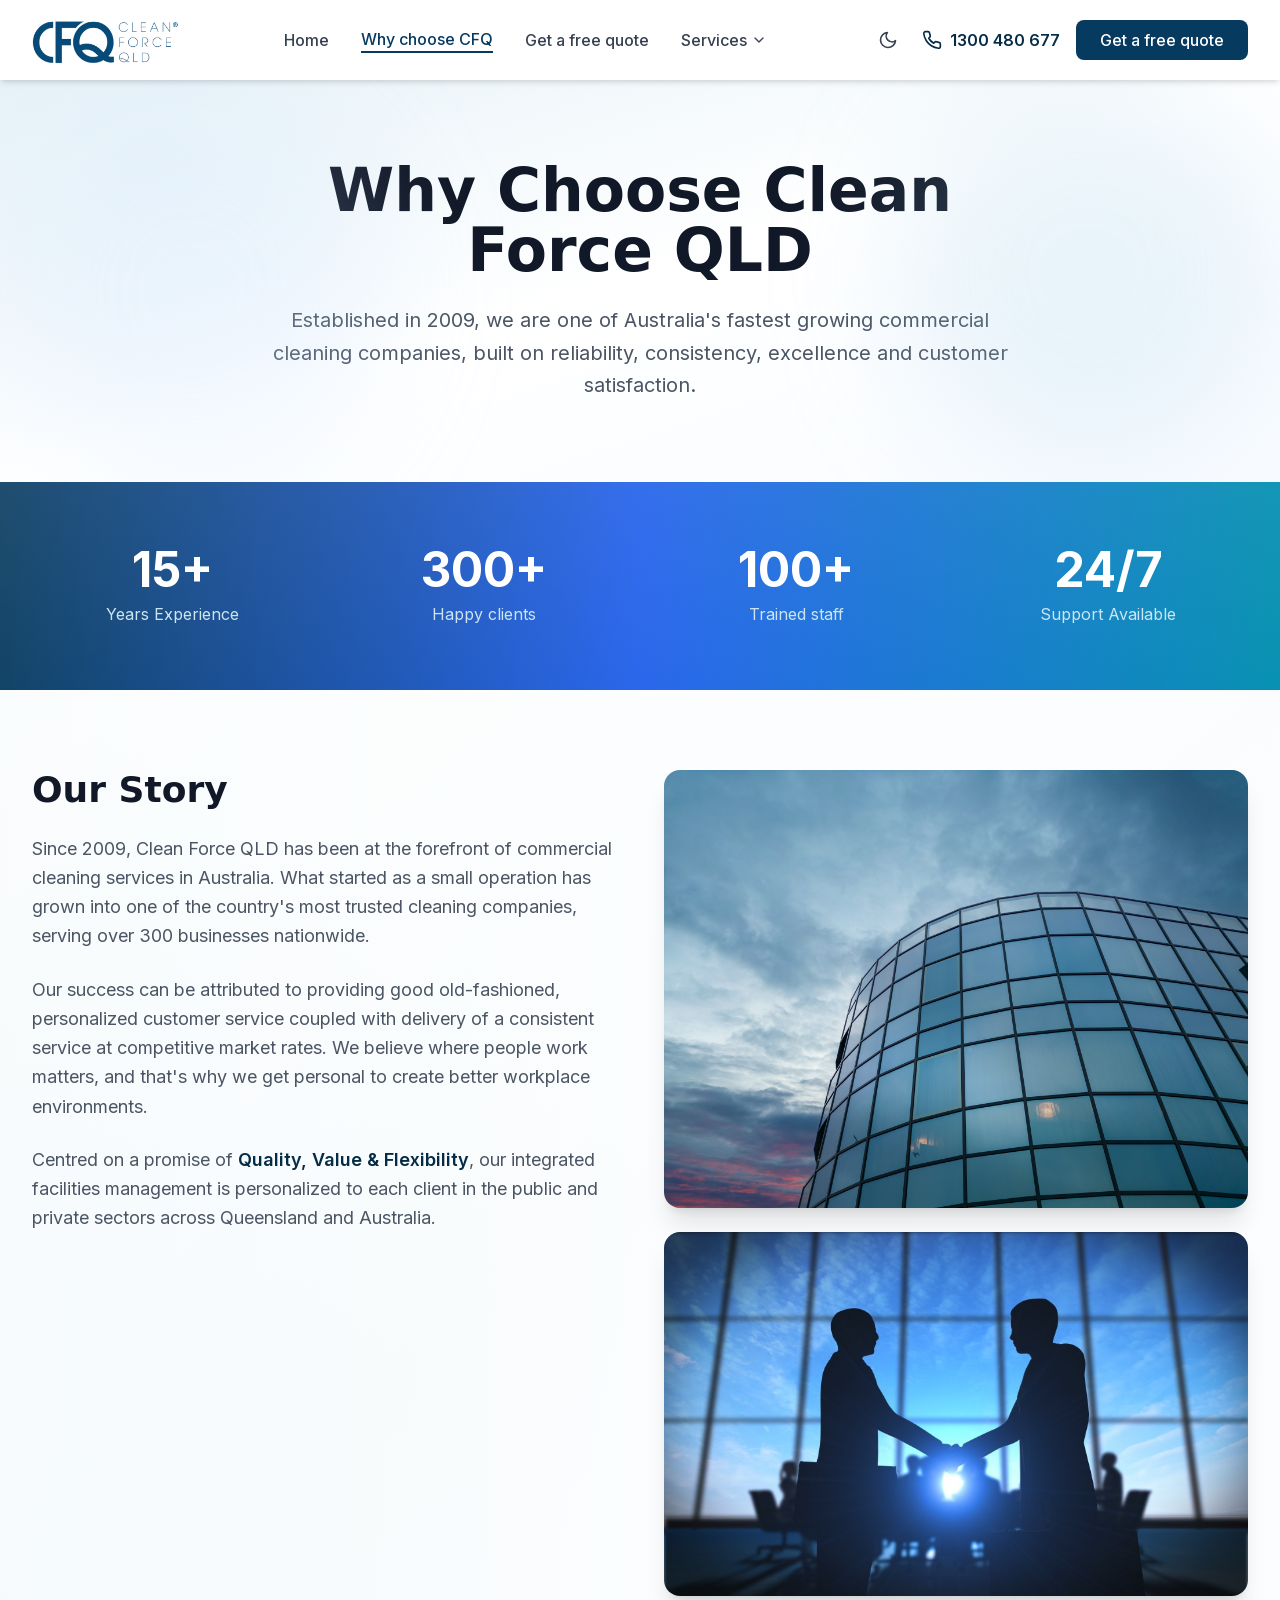
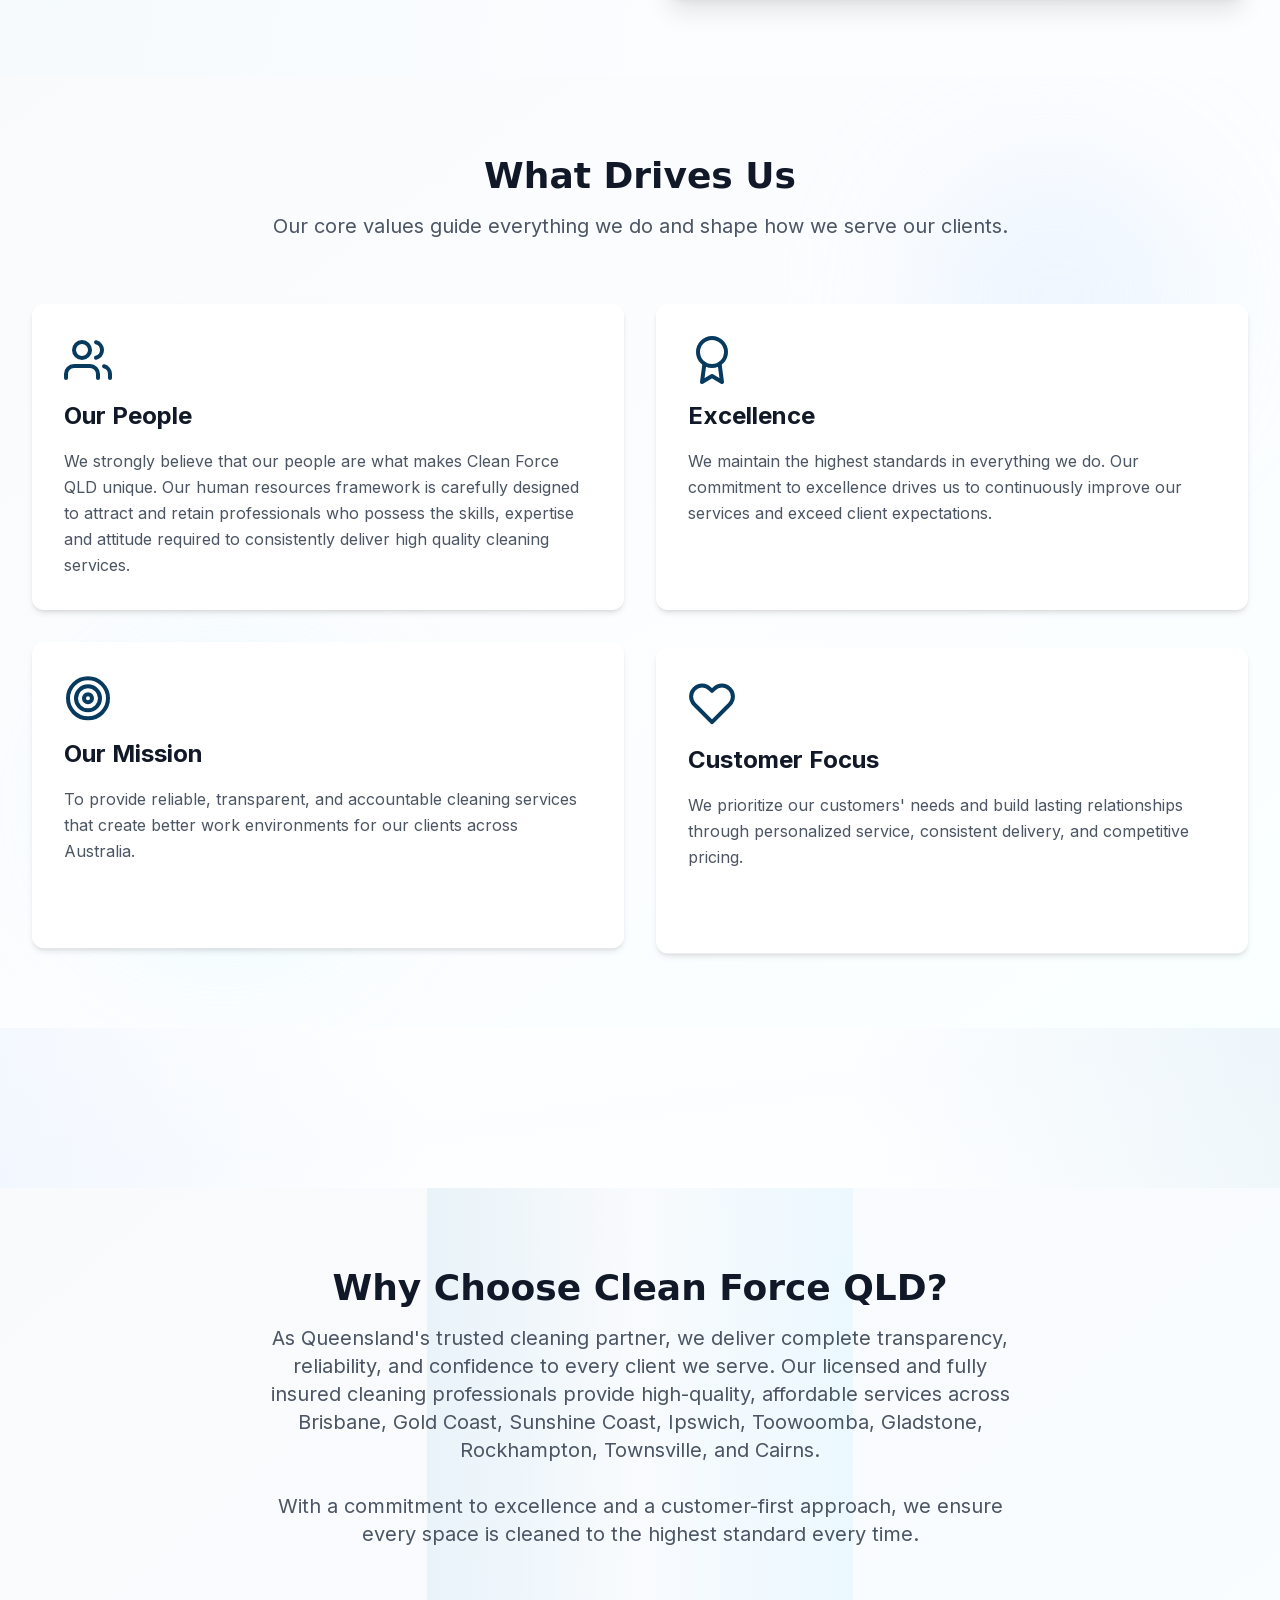
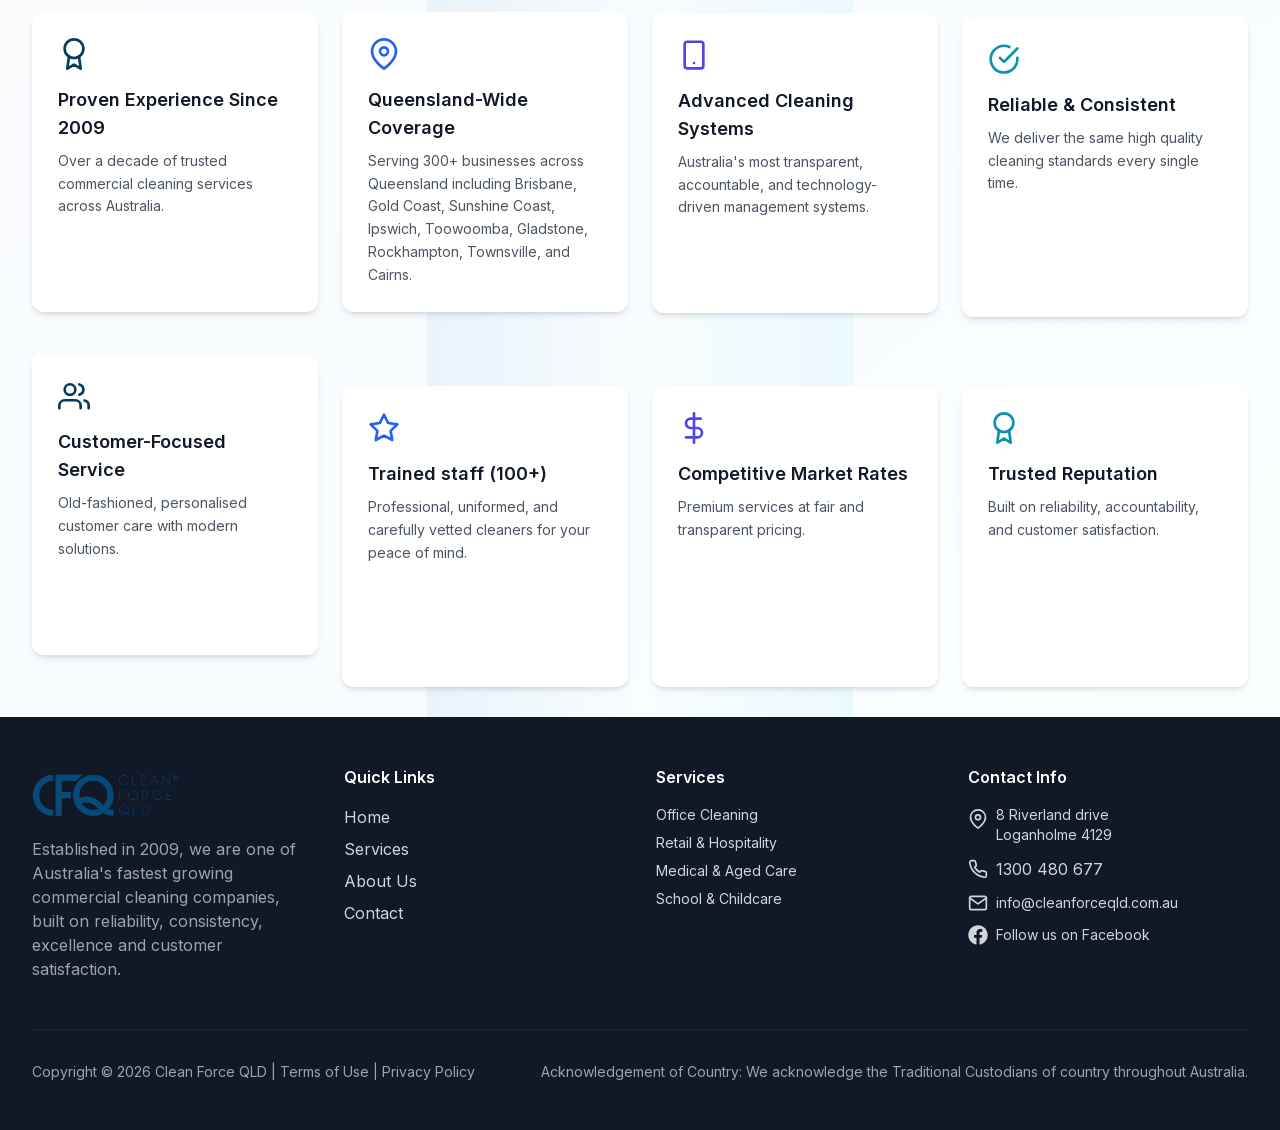
<file: about/index.html>
<!DOCTYPE html><html lang="en-AU"><head><meta charSet="utf-8"/><meta name="viewport" content="width=device-width, initial-scale=1"/><link rel="preload" href="/_next/static/media/e4af272ccee01ff0-s.p.woff2" as="font" crossorigin="" type="font/woff2"/><link rel="preload" as="image" href="https://www.facebook.com/tr?id=960561993504289&amp;ev=PageView&amp;noscript=1"/><link rel="preload" as="image" href="/logo_blue.PNG" fetchPriority="high"/><link rel="stylesheet" href="/_next/static/css/7bb3aab9de3c63dc.css" data-precedence="next"/><link rel="preload" as="script" fetchPriority="low" href="/_next/static/chunks/webpack-41a9ee0a1d65a3d2.js"/><script src="/_next/static/chunks/fd9d1056-b11b2651f33aae7f.js" async=""></script><script src="/_next/static/chunks/117-c69a8044fb9e6347.js" async=""></script><script src="/_next/static/chunks/main-app-df3c10fe8b6a8cde.js" async=""></script><script src="/_next/static/chunks/a63740d3-6f5450b11e9d67a3.js" async=""></script><script src="/_next/static/chunks/429-357a0337f633ed08.js" async=""></script><script src="/_next/static/chunks/878-8ae6e2e3130be886.js" async=""></script><script src="/_next/static/chunks/app/about/page-6d83892fe7005e59.js" async=""></script><script src="/_next/static/chunks/972-1f7dbbf5fdc9439d.js" async=""></script><script src="/_next/static/chunks/651-4f5ca8e8bae1164a.js" async=""></script><script src="/_next/static/chunks/app/layout-76db9e1a530efdf0.js" async=""></script><script src="/_next/static/chunks/app/loading-48d14cbad5e95559.js" async=""></script><link rel="icon" href="/Logo_black.png" type="image/png"/><link rel="shortcut icon" href="/Logo_black.png" type="image/png"/><link rel="apple-touch-icon" href="/Logo_black.png"/><title>Why Choose Us - Trusted Cleaning Company Queensland | 15+ Years Experience | Clean Force QLD</title><meta name="description" content="Learn why to choose Clean Force QLD, a trusted commercial cleaning company in Queensland since 2009. 300+ happy clients, 100+ trained staff, 24/7 support. Licensed and insured professional cleaners."/><meta name="author" content="Clean Force QLD"/><meta name="keywords" content="cleaning company Queensland,trusted cleaning company Australia,licensed cleaners Queensland,insured cleaners Queensland,professional cleaners Queensland,commercial cleaning company"/><meta name="creator" content="Clean Force QLD"/><meta name="publisher" content="Clean Force QLD"/><meta name="robots" content="index, follow"/><meta name="googlebot" content="index, follow, max-video-preview:-1, max-image-preview:large, max-snippet:-1"/><meta name="format-detection" content="telephone=no, address=no, email=no"/><meta property="og:title" content="Why Choose Us - Trusted Cleaning Company Queensland | Clean Force QLD"/><meta property="og:description" content="Learn why to choose Clean Force QLD, a trusted commercial cleaning company in Queensland since 2009. 300+ happy clients, 100+ trained staff."/><meta property="og:url" content="https://cleanforceqld.com.au/about"/><meta property="og:image" content="https://www.cleanforceqld.com.au/about-team.jpg"/><meta name="twitter:card" content="summary_large_image"/><meta name="twitter:title" content="Clean Force QLD - Professional Cleaning Services Queensland"/><meta name="twitter:description" content="Professional cleaning services in Queensland. Licensed, insured cleaners for commercial, residential, office, bond cleaning Brisbane, Gold Coast."/><meta name="twitter:image" content="https://www.cleanforceqld.com.au/about-team.jpg"/><link rel="icon" href="/icon.jpg?94f935adac7c4777" type="image/jpeg" sizes="1000x1000"/><meta name="next-size-adjust"/><script>
              (function() {
                try {
                  var darkMode = localStorage.getItem('darkMode');
                  if (darkMode === 'true' || (!darkMode && window.matchMedia('(prefers-color-scheme: dark)').matches)) {
                    document.documentElement.classList.add('dark');
                  }
                } catch (e) {}
                
                // Set favicon with basePath - detect from current location
                (function setFavicon() {
                  var hostname = window.location.hostname;
                  var pathname = window.location.pathname;
                  var basePath = '';
                  
                  // Method 1: Check if we're on GitHub Pages (pasindu0707.github.io)
                  if (hostname.includes('github.io')) {
                    // Extract basePath from pathname (e.g., /cleanforceqld-deploy/)
                    var pathSegments = pathname.split('/').filter(function(s) { return s; });
                    if (pathSegments.length > 0 && pathSegments[0] !== '') {
                      basePath = '/' + pathSegments[0];
                    }
                  }
                  // Method 2: Check base tag (Next.js sets this)
                  else {
                    var baseTag = document.querySelector('base');
                    if (baseTag && baseTag.getAttribute('href')) {
                      var baseHref = baseTag.getAttribute('href');
                      if (baseHref && baseHref !== '/' && !baseHref.startsWith('http')) {
                        basePath = baseHref.replace(//$/, '');
                      }
                    }
                  }
                  
                  // Always update favicon (even if basePath is empty, it will use /Logo_black.png)
                  var faviconPath = basePath + '/Logo_black.png';
                  
                  // Function to create/update favicon link
                  function updateFavicon(rel, type) {
                    // Remove existing links with same rel
                    var existing = document.querySelectorAll('link[rel="' + rel + '"]');
                    existing.forEach(function(link) { link.remove(); });
                    
                    // Create new link
                    var link = document.createElement('link');
                    link.rel = rel;
                    if (type) link.type = type;
                    link.href = faviconPath;
                    document.head.appendChild(link);
                  }
                  
                  // Update favicon links immediately
                  updateFavicon('icon', 'image/jpeg');
                  updateFavicon('shortcut icon', 'image/jpeg');
                  updateFavicon('apple-touch-icon');
                })();
              })();
            </script><script src="/_next/static/chunks/polyfills-42372ed130431b0a.js" noModule=""></script></head><body class="__className_f367f3"><noscript><img height="1" width="1" style="display:none" src="https://www.facebook.com/tr?id=960561993504289&amp;ev=PageView&amp;noscript=1" alt=""/></noscript><script type="application/ld+json">{"@context":"https://schema.org","@type":"LocalBusiness","@id":"https://cleanforceqld.com.au/#organization","name":"Clean Force QLD","alternateName":"CFQ Cleaning Group","url":"https://cleanforceqld.com.au","logo":"https://cleanforceqld.com.au/logo_blue.PNG","image":"https://cleanforceqld.com.au/hero-main.jpeg","description":"Professional cleaning services in Queensland. Licensed, insured cleaners for commercial, residential, office, bond cleaning Brisbane, Gold Coast, Sunshine Coast. 15+ years experience, 300+ happy clients.","address":{"@type":"PostalAddress","streetAddress":"8 Riverland drive","addressLocality":"Loganholme","addressRegion":"QLD","postalCode":"4129","addressCountry":"AU"},"geo":{"@type":"GeoCoordinates","latitude":"-27.6875","longitude":"153.1931"},"telephone":"1300480677","email":"info@cleanforceqld.com.au","priceRange":"$$","openingHoursSpecification":[{"@type":"OpeningHoursSpecification","dayOfWeek":["Monday","Tuesday","Wednesday","Thursday","Friday"],"opens":"00:00","closes":"23:59"},{"@type":"OpeningHoursSpecification","dayOfWeek":["Saturday","Sunday"],"opens":"05:00","closes":"17:00"}],"areaServed":[{"@type":"City","name":"Brisbane"},{"@type":"City","name":"Gold Coast"},{"@type":"City","name":"Sunshine Coast"},{"@type":"City","name":"Townsville"},{"@type":"City","name":"Cairns"},{"@type":"City","name":"Toowoomba"},{"@type":"City","name":"Ipswich"},{"@type":"State","name":"Queensland"}],"hasOfferCatalog":{"@type":"OfferCatalog","name":"Cleaning Services","itemListElement":[{"@type":"Offer","itemOffered":{"@type":"Service","name":"Office Cleaning Services","description":"Professional office cleaning services in Queensland"}},{"@type":"Offer","itemOffered":{"@type":"Service","name":"Commercial Cleaning Services","description":"Commercial cleaning services across Queensland"}},{"@type":"Offer","itemOffered":{"@type":"Service","name":"Residential Cleaning Services","description":"House cleaning services in Queensland"}},{"@type":"Offer","itemOffered":{"@type":"Service","name":"Bond Cleaning Services","description":"End of lease bond cleaning in Brisbane and Queensland"}},{"@type":"Offer","itemOffered":{"@type":"Service","name":"Carpet Cleaning Services","description":"Commercial carpet cleaning services in Queensland"}},{"@type":"Offer","itemOffered":{"@type":"Service","name":"Deep Cleaning Services","description":"Deep cleaning services for homes and offices in Queensland"}}]},"aggregateRating":{"@type":"AggregateRating","ratingValue":"5","reviewCount":"300","bestRating":"5","worstRating":"1"},"foundingDate":"2009","numberOfEmployees":{"@type":"QuantitativeValue","value":"100"}}</script><script type="application/ld+json">{"@context":"https://schema.org","@type":"WebSite","@id":"https://cleanforceqld.com.au/#website","url":"https://cleanforceqld.com.au","name":"Clean Force QLD","description":"Professional cleaning services in Queensland","publisher":{"@id":"https://cleanforceqld.com.au/#organization"},"potentialAction":{"@type":"SearchAction","target":{"@type":"EntryPoint","urlTemplate":"https://cleanforceqld.com.au/search?q={search_term_string}"},"query-input":"required name=search_term_string"}}</script><header class="bg-white dark:bg-gray-900 shadow-md fixed top-0 left-0 right-0 z-50 transition-colors duration-200"><div class="max-w-7xl mx-auto px-4 sm:px-6 lg:px-8"><div class="flex justify-between items-center h-20"><div class="flex-shrink-0"><a class="flex items-center" href="/"><img alt="Clean Force QLD Logo" fetchPriority="high" width="300" height="100" decoding="async" data-nimg="1" class="h-10 md:h-12 lg:h-14 w-auto" style="color:transparent" src="/logo_blue.PNG"/></a></div><nav class="hidden md:flex space-x-8 items-center"><a class="font-medium transition-colors text-gray-700 dark:text-gray-300 hover:text-primary-600 dark:hover:text-primary-400" href="/">Home</a><a class="font-medium transition-colors text-primary-600 dark:text-primary-400 border-b-2 border-primary-600 dark:border-primary-400" href="/about/">Why choose CFQ</a><a class="font-medium transition-colors text-gray-700 dark:text-gray-300 hover:text-primary-600 dark:hover:text-primary-400" href="/contact/">Get a free quote</a><div class="relative"><button class="font-medium transition-colors flex items-center space-x-1 text-gray-700 dark:text-gray-300 hover:text-primary-600 dark:hover:text-primary-400"><span>Services</span><svg stroke="currentColor" fill="none" stroke-width="2" viewBox="0 0 24 24" stroke-linecap="round" stroke-linejoin="round" class="w-4 h-4 transition-transform " height="1em" width="1em" xmlns="http://www.w3.org/2000/svg"><polyline points="6 9 12 15 18 9"></polyline></svg></button></div></nav><div class="hidden md:flex items-center space-x-4"><button class="p-2 rounded-lg text-gray-700 dark:text-gray-300 hover:bg-gray-100 dark:hover:bg-gray-800 transition-colors" aria-label="Toggle dark mode"><svg stroke="currentColor" fill="none" stroke-width="2" viewBox="0 0 24 24" stroke-linecap="round" stroke-linejoin="round" class="w-5 h-5" height="1em" width="1em" xmlns="http://www.w3.org/2000/svg"><path d="M21 12.79A9 9 0 1 1 11.21 3 7 7 0 0 0 21 12.79z"></path></svg></button><a href="tel:1300480677" class="flex items-center space-x-2 text-primary-700 dark:text-primary-400 hover:text-primary-800 dark:hover:text-primary-300 font-semibold"><svg stroke="currentColor" fill="none" stroke-width="2" viewBox="0 0 24 24" stroke-linecap="round" stroke-linejoin="round" class="w-5 h-5" height="1em" width="1em" xmlns="http://www.w3.org/2000/svg"><path d="M22 16.92v3a2 2 0 0 1-2.18 2 19.79 19.79 0 0 1-8.63-3.07 19.5 19.5 0 0 1-6-6 19.79 19.79 0 0 1-3.07-8.67A2 2 0 0 1 4.11 2h3a2 2 0 0 1 2 1.72 12.84 12.84 0 0 0 .7 2.81 2 2 0 0 1-.45 2.11L8.09 9.91a16 16 0 0 0 6 6l1.27-1.27a2 2 0 0 1 2.11-.45 12.84 12.84 0 0 0 2.81.7A2 2 0 0 1 22 16.92z"></path></svg><span>1300 480 677</span></a><a class="bg-primary-600 dark:bg-primary-500 text-white px-6 py-2 rounded-lg hover:bg-primary-700 dark:hover:bg-primary-600 transition-colors font-medium" href="/contact/">Get a free quote</a></div><div class="md:hidden flex items-center space-x-2"><button class="p-2 rounded-lg text-gray-700 dark:text-gray-300 hover:bg-gray-100 dark:hover:bg-gray-800 transition-colors" aria-label="Toggle dark mode"><svg stroke="currentColor" fill="none" stroke-width="2" viewBox="0 0 24 24" stroke-linecap="round" stroke-linejoin="round" class="w-5 h-5" height="1em" width="1em" xmlns="http://www.w3.org/2000/svg"><path d="M21 12.79A9 9 0 1 1 11.21 3 7 7 0 0 0 21 12.79z"></path></svg></button><button class="p-2" aria-label="Toggle menu"><svg stroke="currentColor" fill="none" stroke-width="2" viewBox="0 0 24 24" stroke-linecap="round" stroke-linejoin="round" class="w-6 h-6 text-gray-700 dark:text-gray-300" height="1em" width="1em" xmlns="http://www.w3.org/2000/svg"><line x1="3" y1="12" x2="21" y2="12"></line><line x1="3" y1="6" x2="21" y2="6"></line><line x1="3" y1="18" x2="21" y2="18"></line></svg></button></div></div></div></header><main class="pt-20"><!--$--><div class="min-h-screen"><section class="bg-gradient-to-br from-primary-50 via-white to-secondary-50/40 dark:from-gray-900 dark:via-gray-800 dark:to-gray-900 py-20 relative overflow-hidden transition-colors duration-200"><div class="absolute inset-0 overflow-hidden pointer-events-none"><div class="absolute top-0 right-0 w-96 h-96 bg-primary-200/20 rounded-full blur-3xl"></div><div class="absolute bottom-0 left-0 w-96 h-96 bg-secondary-200/20 rounded-full blur-3xl"></div></div><div class="max-w-7xl mx-auto px-4 sm:px-6 lg:px-8"><div class="" style="opacity:0;transform:translateX(0px) translateY(50px) translateZ(0)"><div class="text-center max-w-3xl mx-auto"><h1 class="text-4xl md:text-5xl lg:text-6xl font-bold text-gray-900 dark:text-white mb-6 font-sans">Why Choose Clean Force QLD</h1><p class="text-xl text-gray-600 dark:text-gray-300 leading-relaxed">Established in 2009, we are one of Australia&#x27;s fastest growing commercial cleaning companies, built on reliability, consistency, excellence and customer satisfaction.</p></div></div></div></section><section class="py-16 bg-gradient-to-r from-primary-600 via-secondary-600 to-accent-600 text-white relative overflow-hidden"><div class="absolute inset-0 bg-gradient-to-br from-white/10 to-transparent"></div><div class="max-w-7xl mx-auto px-4 sm:px-6 lg:px-8 relative z-10"><div class="grid grid-cols-2 md:grid-cols-4 gap-8"><div class="" style="opacity:0;transform:translateX(0px) translateY(50px) translateZ(0)"><div class="text-center"><div class="text-4xl md:text-5xl font-bold mb-2">15+</div><div class="text-primary-100">Years Experience</div></div></div><div class="" style="opacity:0;transform:translateX(0px) translateY(50px) translateZ(0)"><div class="text-center"><div class="text-4xl md:text-5xl font-bold mb-2">300+</div><div class="text-primary-100">Happy clients</div></div></div><div class="" style="opacity:0;transform:translateX(0px) translateY(50px) translateZ(0)"><div class="text-center"><div class="text-4xl md:text-5xl font-bold mb-2">100+</div><div class="text-primary-100">Trained staff</div></div></div><div class="" style="opacity:0;transform:translateX(0px) translateY(50px) translateZ(0)"><div class="text-center"><div class="text-4xl md:text-5xl font-bold mb-2">24/7</div><div class="text-primary-100">Support Available</div></div></div></div></div></section><section class="py-20 bg-gradient-to-br from-white via-primary-50/20 to-secondary-50/20 dark:from-gray-900 dark:via-gray-800/20 dark:to-gray-900 relative overflow-hidden transition-colors duration-200"><div class="absolute inset-0 overflow-hidden pointer-events-none"><div class="absolute top-0 left-0 w-1/2 h-full bg-gradient-to-r from-primary-100/10 to-transparent"></div></div><div class="max-w-7xl mx-auto px-4 sm:px-6 lg:px-8 relative z-10"><div class="grid lg:grid-cols-2 gap-12 items-start"><div class="" style="opacity:0;transform:translateX(-50px) translateY(0px) translateZ(0)"><div><h2 class="text-3xl md:text-4xl font-bold text-gray-900 dark:text-white mb-6 font-sans">Our Story</h2><p class="text-lg text-gray-600 dark:text-gray-300 mb-6 leading-relaxed">Since 2009, Clean Force QLD has been at the forefront of commercial cleaning services in Australia. What started as a small operation has grown into one of the country&#x27;s most trusted cleaning companies, serving over 300 businesses nationwide.</p><p class="text-lg text-gray-600 dark:text-gray-300 mb-6 leading-relaxed">Our success can be attributed to providing good old-fashioned, personalized customer service coupled with delivery of a consistent service at competitive market rates. We believe where people work matters, and that&#x27;s why we get personal to create better workplace environments.</p><p class="text-lg text-gray-600 dark:text-gray-300 leading-relaxed">Centred on a promise of<!-- --> <span class="font-semibold text-primary-700 dark:text-primary-400">Quality, Value &amp; Flexibility</span>, our integrated facilities management is personalized to each client in the public and private sectors across Queensland and Australia.</p></div></div><div class="" style="opacity:0;transform:translateX(50px) translateY(0px) translateZ(0)"><div class="space-y-6"><div class="relative rounded-2xl overflow-hidden shadow-xl"><img alt="Clean Force QLD team" loading="lazy" width="600" height="400" decoding="async" data-nimg="1" class="w-full h-auto object-cover" style="color:transparent" src="/about-team.jpg"/></div><div class="relative rounded-2xl overflow-hidden shadow-xl"><img alt="Building strong client relationships" loading="lazy" width="600" height="300" decoding="async" data-nimg="1" class="w-full h-auto object-cover" style="color:transparent" src="/client-relationships.jpg"/></div></div></div></div></div></section><section class="py-20 bg-gradient-to-br from-gray-50 via-secondary-50/20 to-accent-50/30 dark:from-gray-900 dark:via-gray-800/20 dark:to-gray-900 relative overflow-hidden transition-colors duration-200"><div class="absolute inset-0 overflow-hidden pointer-events-none"><div class="absolute top-20 right-20 w-72 h-72 bg-secondary-200/20 rounded-full blur-3xl"></div><div class="absolute bottom-20 left-20 w-72 h-72 bg-accent-200/20 rounded-full blur-3xl"></div></div><div class="max-w-7xl mx-auto px-4 sm:px-6 lg:px-8 relative z-10"><div class="" style="opacity:0;transform:translateX(0px) translateY(50px) translateZ(0)"><div class="text-center mb-16"><h2 class="text-3xl md:text-4xl font-bold text-gray-900 dark:text-white mb-4 font-sans">What Drives Us</h2><p class="text-xl text-gray-600 dark:text-gray-300 max-w-3xl mx-auto">Our core values guide everything we do and shape how we serve our clients.</p></div></div><div class="grid md:grid-cols-2 gap-8 auto-rows-fr"><div class="" style="opacity:0;transform:translateX(0px) translateY(50px) translateZ(0)"><div class="bg-white dark:bg-gray-800 rounded-xl p-8 shadow-md hover:shadow-xl transition-all h-full flex flex-col"><div class="text-primary-600 dark:text-primary-400 mb-4 flex-shrink-0"><svg stroke="currentColor" fill="none" stroke-width="2" viewBox="0 0 24 24" stroke-linecap="round" stroke-linejoin="round" class="w-12 h-12" height="1em" width="1em" xmlns="http://www.w3.org/2000/svg"><path d="M17 21v-2a4 4 0 0 0-4-4H5a4 4 0 0 0-4 4v2"></path><circle cx="9" cy="7" r="4"></circle><path d="M23 21v-2a4 4 0 0 0-3-3.87"></path><path d="M16 3.13a4 4 0 0 1 0 7.75"></path></svg></div><h3 class="text-2xl font-bold text-gray-900 dark:text-white mb-4 flex-shrink-0">Our People</h3><p class="text-gray-600 dark:text-gray-300 leading-relaxed flex-grow">We strongly believe that our people are what makes Clean Force QLD unique. Our human resources framework is carefully designed to attract and retain professionals who possess the skills, expertise and attitude required to consistently deliver high quality cleaning services.</p></div></div><div class="" style="opacity:0;transform:translateX(0px) translateY(50px) translateZ(0)"><div class="bg-white dark:bg-gray-800 rounded-xl p-8 shadow-md hover:shadow-xl transition-all h-full flex flex-col"><div class="text-primary-600 dark:text-primary-400 mb-4 flex-shrink-0"><svg stroke="currentColor" fill="none" stroke-width="2" viewBox="0 0 24 24" stroke-linecap="round" stroke-linejoin="round" class="w-12 h-12" height="1em" width="1em" xmlns="http://www.w3.org/2000/svg"><circle cx="12" cy="8" r="7"></circle><polyline points="8.21 13.89 7 23 12 20 17 23 15.79 13.88"></polyline></svg></div><h3 class="text-2xl font-bold text-gray-900 dark:text-white mb-4 flex-shrink-0">Excellence</h3><p class="text-gray-600 dark:text-gray-300 leading-relaxed flex-grow">We maintain the highest standards in everything we do. Our commitment to excellence drives us to continuously improve our services and exceed client expectations.</p></div></div><div class="" style="opacity:0;transform:translateX(0px) translateY(50px) translateZ(0)"><div class="bg-white dark:bg-gray-800 rounded-xl p-8 shadow-md hover:shadow-xl transition-all h-full flex flex-col"><div class="text-primary-600 dark:text-primary-400 mb-4 flex-shrink-0"><svg stroke="currentColor" fill="none" stroke-width="2" viewBox="0 0 24 24" stroke-linecap="round" stroke-linejoin="round" class="w-12 h-12" height="1em" width="1em" xmlns="http://www.w3.org/2000/svg"><circle cx="12" cy="12" r="10"></circle><circle cx="12" cy="12" r="6"></circle><circle cx="12" cy="12" r="2"></circle></svg></div><h3 class="text-2xl font-bold text-gray-900 dark:text-white mb-4 flex-shrink-0">Our Mission</h3><p class="text-gray-600 dark:text-gray-300 leading-relaxed flex-grow">To provide reliable, transparent, and accountable cleaning services that create better work environments for our clients across Australia.</p></div></div><div class="" style="opacity:0;transform:translateX(0px) translateY(50px) translateZ(0)"><div class="bg-white dark:bg-gray-800 rounded-xl p-8 shadow-md hover:shadow-xl transition-all h-full flex flex-col"><div class="text-primary-600 dark:text-primary-400 mb-4 flex-shrink-0"><svg stroke="currentColor" fill="none" stroke-width="2" viewBox="0 0 24 24" stroke-linecap="round" stroke-linejoin="round" class="w-12 h-12" height="1em" width="1em" xmlns="http://www.w3.org/2000/svg"><path d="M20.84 4.61a5.5 5.5 0 0 0-7.78 0L12 5.67l-1.06-1.06a5.5 5.5 0 0 0-7.78 7.78l1.06 1.06L12 21.23l7.78-7.78 1.06-1.06a5.5 5.5 0 0 0 0-7.78z"></path></svg></div><h3 class="text-2xl font-bold text-gray-900 dark:text-white mb-4 flex-shrink-0">Customer Focus</h3><p class="text-gray-600 dark:text-gray-300 leading-relaxed flex-grow">We prioritize our customers&#x27; needs and build lasting relationships through personalized service, consistent delivery, and competitive pricing.</p></div></div></div></div></section><section id="about" class="py-20 bg-gradient-to-br from-white via-primary-50/30 via-secondary-50/20 to-white dark:from-gray-900 dark:via-gray-800/30 dark:to-gray-900 relative overflow-hidden transition-colors duration-200"><div class="absolute inset-0 overflow-hidden pointer-events-none"><div class="absolute top-0 right-0 w-1/3 h-full bg-gradient-to-l from-primary-100/30 to-transparent"></div><div class="absolute bottom-0 left-0 w-1/3 h-full bg-gradient-to-r from-secondary-100/30 to-transparent"></div></div><div class="max-w-7xl mx-auto px-4 sm:px-6 lg:px-8 relative z-10"></div></section><section class="py-20 bg-gradient-to-br from-gray-50 via-primary-50/30 via-secondary-50/40 to-accent-50/30 dark:from-gray-900 dark:via-gray-800/50 dark:to-gray-900 relative overflow-hidden transition-colors duration-200"><div class="absolute inset-0 overflow-hidden pointer-events-none"><div class="absolute top-0 left-1/3 w-1/3 h-full bg-gradient-to-r from-primary-100/20 dark:from-primary-900/10 via-transparent to-secondary-100/20 dark:to-secondary-900/10"></div><div class="absolute bottom-0 right-1/3 w-1/3 h-full bg-gradient-to-l from-accent-100/20 dark:from-accent-900/10 via-transparent to-primary-100/20 dark:to-primary-900/10"></div></div><div class="max-w-7xl mx-auto px-4 sm:px-6 lg:px-8 relative z-10"><div class="" style="opacity:0;transform:translateX(0px) translateY(50px) translateZ(0)"><div class="text-center mb-16"><h2 class="text-3xl md:text-4xl font-bold text-gray-900 dark:text-white mb-4 font-sans">Why Choose Clean Force QLD?</h2><p class="text-xl text-gray-600 dark:text-gray-300 max-w-3xl mx-auto">As Queensland&#x27;s trusted cleaning partner, we deliver complete transparency, reliability, and confidence to every client we serve. Our licensed and fully insured cleaning professionals provide high-quality, affordable services across Brisbane, Gold Coast, Sunshine Coast, Ipswich, Toowoomba, Gladstone, Rockhampton, Townsville, and Cairns.<br/><br/>With a commitment to excellence and a customer-first approach, we ensure every space is cleaned to the highest standard every time.</p></div></div><div class="grid md:grid-cols-2 lg:grid-cols-4 gap-6 auto-rows-fr"><div class="" style="opacity:0;transform:translateX(0px) translateY(50px) translateZ(0)"><div class="bg-white dark:bg-gray-800 rounded-xl p-6 shadow-md hover:shadow-xl transition-all transform hover:scale-105 h-full flex flex-col border-2 border-transparent hover:border-primary-300 dark:hover:border-primary-500 hover:bg-primary-50/50 dark:hover:bg-primary-900/30"><div class="mb-4 flex-shrink-0 text-primary-600 dark:text-primary-400"><svg stroke="currentColor" fill="none" stroke-width="2" viewBox="0 0 24 24" stroke-linecap="round" stroke-linejoin="round" class="w-8 h-8" height="1em" width="1em" xmlns="http://www.w3.org/2000/svg"><circle cx="12" cy="8" r="7"></circle><polyline points="8.21 13.89 7 23 12 20 17 23 15.79 13.88"></polyline></svg></div><h3 class="text-lg font-semibold text-gray-900 dark:text-white mb-2 flex-shrink-0">Proven Experience Since 2009</h3><p class="text-gray-600 dark:text-gray-300 text-sm leading-relaxed flex-grow">Over a decade of trusted commercial cleaning services across Australia.</p></div></div><div class="" style="opacity:0;transform:translateX(0px) translateY(50px) translateZ(0)"><div class="bg-white dark:bg-gray-800 rounded-xl p-6 shadow-md hover:shadow-xl transition-all transform hover:scale-105 h-full flex flex-col border-2 border-transparent hover:border-secondary-300 dark:hover:border-secondary-500 hover:bg-secondary-50/50 dark:hover:bg-secondary-900/30"><div class="mb-4 flex-shrink-0 text-secondary-600 dark:text-secondary-400"><svg stroke="currentColor" fill="none" stroke-width="2" viewBox="0 0 24 24" stroke-linecap="round" stroke-linejoin="round" class="w-8 h-8" height="1em" width="1em" xmlns="http://www.w3.org/2000/svg"><path d="M21 10c0 7-9 13-9 13s-9-6-9-13a9 9 0 0 1 18 0z"></path><circle cx="12" cy="10" r="3"></circle></svg></div><h3 class="text-lg font-semibold text-gray-900 dark:text-white mb-2 flex-shrink-0">Queensland-Wide Coverage</h3><p class="text-gray-600 dark:text-gray-300 text-sm leading-relaxed flex-grow">Serving 300+ businesses across Queensland including Brisbane, Gold Coast, Sunshine Coast, Ipswich, Toowoomba, Gladstone, Rockhampton, Townsville, and Cairns.</p></div></div><div class="" style="opacity:0;transform:translateX(0px) translateY(50px) translateZ(0)"><div class="bg-white dark:bg-gray-800 rounded-xl p-6 shadow-md hover:shadow-xl transition-all transform hover:scale-105 h-full flex flex-col border-2 border-transparent hover:border-purple-300 dark:hover:border-purple-500 hover:bg-purple-50/50 dark:hover:bg-purple-900/30"><div class="mb-4 flex-shrink-0 text-purple-600 dark:text-purple-400"><svg stroke="currentColor" fill="none" stroke-width="2" viewBox="0 0 24 24" stroke-linecap="round" stroke-linejoin="round" class="w-8 h-8" height="1em" width="1em" xmlns="http://www.w3.org/2000/svg"><rect x="5" y="2" width="14" height="20" rx="2" ry="2"></rect><line x1="12" y1="18" x2="12.01" y2="18"></line></svg></div><h3 class="text-lg font-semibold text-gray-900 dark:text-white mb-2 flex-shrink-0">Advanced Cleaning Systems</h3><p class="text-gray-600 dark:text-gray-300 text-sm leading-relaxed flex-grow">Australia&#x27;s most transparent, accountable, and technology-driven management systems.</p></div></div><div class="" style="opacity:0;transform:translateX(0px) translateY(50px) translateZ(0)"><div class="bg-white dark:bg-gray-800 rounded-xl p-6 shadow-md hover:shadow-xl transition-all transform hover:scale-105 h-full flex flex-col border-2 border-transparent hover:border-accent-300 dark:hover:border-accent-500 hover:bg-accent-50/50 dark:hover:bg-accent-900/30"><div class="mb-4 flex-shrink-0 text-accent-600 dark:text-accent-400"><svg stroke="currentColor" fill="none" stroke-width="2" viewBox="0 0 24 24" stroke-linecap="round" stroke-linejoin="round" class="w-8 h-8" height="1em" width="1em" xmlns="http://www.w3.org/2000/svg"><path d="M22 11.08V12a10 10 0 1 1-5.93-9.14"></path><polyline points="22 4 12 14.01 9 11.01"></polyline></svg></div><h3 class="text-lg font-semibold text-gray-900 dark:text-white mb-2 flex-shrink-0">Reliable &amp; Consistent</h3><p class="text-gray-600 dark:text-gray-300 text-sm leading-relaxed flex-grow">We deliver the same high quality cleaning standards every single time.</p></div></div><div class="" style="opacity:0;transform:translateX(0px) translateY(50px) translateZ(0)"><div class="bg-white dark:bg-gray-800 rounded-xl p-6 shadow-md hover:shadow-xl transition-all transform hover:scale-105 h-full flex flex-col border-2 border-transparent hover:border-primary-300 dark:hover:border-primary-500 hover:bg-primary-50/50 dark:hover:bg-primary-900/30"><div class="mb-4 flex-shrink-0 text-primary-600 dark:text-primary-400"><svg stroke="currentColor" fill="none" stroke-width="2" viewBox="0 0 24 24" stroke-linecap="round" stroke-linejoin="round" class="w-8 h-8" height="1em" width="1em" xmlns="http://www.w3.org/2000/svg"><path d="M17 21v-2a4 4 0 0 0-4-4H5a4 4 0 0 0-4 4v2"></path><circle cx="9" cy="7" r="4"></circle><path d="M23 21v-2a4 4 0 0 0-3-3.87"></path><path d="M16 3.13a4 4 0 0 1 0 7.75"></path></svg></div><h3 class="text-lg font-semibold text-gray-900 dark:text-white mb-2 flex-shrink-0">Customer-Focused Service</h3><p class="text-gray-600 dark:text-gray-300 text-sm leading-relaxed flex-grow">Old-fashioned, personalised customer care with modern solutions.</p></div></div><div class="" style="opacity:0;transform:translateX(0px) translateY(50px) translateZ(0)"><div class="bg-white dark:bg-gray-800 rounded-xl p-6 shadow-md hover:shadow-xl transition-all transform hover:scale-105 h-full flex flex-col border-2 border-transparent hover:border-secondary-300 dark:hover:border-secondary-500 hover:bg-secondary-50/50 dark:hover:bg-secondary-900/30"><div class="mb-4 flex-shrink-0 text-secondary-600 dark:text-secondary-400"><svg stroke="currentColor" fill="none" stroke-width="2" viewBox="0 0 24 24" stroke-linecap="round" stroke-linejoin="round" class="w-8 h-8" height="1em" width="1em" xmlns="http://www.w3.org/2000/svg"><polygon points="12 2 15.09 8.26 22 9.27 17 14.14 18.18 21.02 12 17.77 5.82 21.02 7 14.14 2 9.27 8.91 8.26 12 2"></polygon></svg></div><h3 class="text-lg font-semibold text-gray-900 dark:text-white mb-2 flex-shrink-0">Trained staff (100+)</h3><p class="text-gray-600 dark:text-gray-300 text-sm leading-relaxed flex-grow">Professional, uniformed, and carefully vetted cleaners for your peace of mind.</p></div></div><div class="" style="opacity:0;transform:translateX(0px) translateY(50px) translateZ(0)"><div class="bg-white dark:bg-gray-800 rounded-xl p-6 shadow-md hover:shadow-xl transition-all transform hover:scale-105 h-full flex flex-col border-2 border-transparent hover:border-purple-300 dark:hover:border-purple-500 hover:bg-purple-50/50 dark:hover:bg-purple-900/30"><div class="mb-4 flex-shrink-0 text-purple-600 dark:text-purple-400"><svg stroke="currentColor" fill="none" stroke-width="2" viewBox="0 0 24 24" stroke-linecap="round" stroke-linejoin="round" class="w-8 h-8" height="1em" width="1em" xmlns="http://www.w3.org/2000/svg"><line x1="12" y1="1" x2="12" y2="23"></line><path d="M17 5H9.5a3.5 3.5 0 0 0 0 7h5a3.5 3.5 0 0 1 0 7H6"></path></svg></div><h3 class="text-lg font-semibold text-gray-900 dark:text-white mb-2 flex-shrink-0">Competitive Market Rates</h3><p class="text-gray-600 dark:text-gray-300 text-sm leading-relaxed flex-grow">Premium services at fair and transparent pricing.</p></div></div><div class="" style="opacity:0;transform:translateX(0px) translateY(50px) translateZ(0)"><div class="bg-white dark:bg-gray-800 rounded-xl p-6 shadow-md hover:shadow-xl transition-all transform hover:scale-105 h-full flex flex-col border-2 border-transparent hover:border-accent-300 dark:hover:border-accent-500 hover:bg-accent-50/50 dark:hover:bg-accent-900/30"><div class="mb-4 flex-shrink-0 text-accent-600 dark:text-accent-400"><svg stroke="currentColor" fill="none" stroke-width="2" viewBox="0 0 24 24" stroke-linecap="round" stroke-linejoin="round" class="w-8 h-8" height="1em" width="1em" xmlns="http://www.w3.org/2000/svg"><circle cx="12" cy="8" r="7"></circle><polyline points="8.21 13.89 7 23 12 20 17 23 15.79 13.88"></polyline></svg></div><h3 class="text-lg font-semibold text-gray-900 dark:text-white mb-2 flex-shrink-0">Trusted Reputation</h3><p class="text-gray-600 dark:text-gray-300 text-sm leading-relaxed flex-grow">Built on reliability, accountability, and customer satisfaction.</p></div></div></div></div></section></div><!--/$--></main><footer class="bg-gray-900 dark:bg-gray-950 text-gray-300 dark:text-gray-400 transition-colors duration-200"><div class="max-w-7xl mx-auto px-4 sm:px-6 lg:px-8 py-12"><div class="grid md:grid-cols-4 gap-8"><div><a class="block mb-4" href="/"><img alt="Clean Force QLD Logo" loading="lazy" width="300" height="100" decoding="async" data-nimg="1" class="h-10 md:h-12 lg:h-14 w-auto" style="color:transparent" src="/logo_blue.PNG"/></a><p class="text-gray-400 dark:text-gray-500 mb-4">Established in 2009, we are one of Australia&#x27;s fastest growing commercial cleaning companies, built on reliability, consistency, excellence and customer satisfaction.</p></div><div><h4 class="text-white dark:text-gray-200 font-semibold mb-4">Quick Links</h4><ul class="space-y-2"><li><a class="hover:text-white dark:hover:text-gray-200 transition-colors" href="/">Home</a></li><li><a class="hover:text-white dark:hover:text-gray-200 transition-colors" href="/services/">Services</a></li><li><a class="hover:text-white dark:hover:text-gray-200 transition-colors" href="/about/">About Us</a></li><li><a class="hover:text-white dark:hover:text-gray-200 transition-colors" href="/contact/">Contact</a></li></ul></div><div><h4 class="text-white dark:text-gray-200 font-semibold mb-4">Services</h4><ul class="space-y-2 text-sm"><li><a class="hover:text-white dark:hover:text-gray-200 transition-colors" href="/services/">Office Cleaning</a></li><li><a class="hover:text-white dark:hover:text-gray-200 transition-colors" href="/services/">Retail &amp; Hospitality</a></li><li><a class="hover:text-white dark:hover:text-gray-200 transition-colors" href="/services/">Medical &amp; Aged Care</a></li><li><a class="hover:text-white dark:hover:text-gray-200 transition-colors" href="/services/">School &amp; Childcare</a></li></ul></div><div><h4 class="text-white dark:text-gray-200 font-semibold mb-4">Contact Info</h4><ul class="space-y-3"><li class="flex items-start space-x-2"><svg stroke="currentColor" fill="none" stroke-width="2" viewBox="0 0 24 24" stroke-linecap="round" stroke-linejoin="round" class="w-5 h-5 mt-1 flex-shrink-0" height="1em" width="1em" xmlns="http://www.w3.org/2000/svg"><path d="M21 10c0 7-9 13-9 13s-9-6-9-13a9 9 0 0 1 18 0z"></path><circle cx="12" cy="10" r="3"></circle></svg><span class="text-sm">8 Riverland drive<br/>Loganholme 4129</span></li><li class="flex items-center space-x-2"><svg stroke="currentColor" fill="none" stroke-width="2" viewBox="0 0 24 24" stroke-linecap="round" stroke-linejoin="round" class="w-5 h-5 flex-shrink-0" height="1em" width="1em" xmlns="http://www.w3.org/2000/svg"><path d="M22 16.92v3a2 2 0 0 1-2.18 2 19.79 19.79 0 0 1-8.63-3.07 19.5 19.5 0 0 1-6-6 19.79 19.79 0 0 1-3.07-8.67A2 2 0 0 1 4.11 2h3a2 2 0 0 1 2 1.72 12.84 12.84 0 0 0 .7 2.81 2 2 0 0 1-.45 2.11L8.09 9.91a16 16 0 0 0 6 6l1.27-1.27a2 2 0 0 1 2.11-.45 12.84 12.84 0 0 0 2.81.7A2 2 0 0 1 22 16.92z"></path></svg><a href="tel:1300480677" class="hover:text-white dark:hover:text-gray-200 transition-colors">1300 480 677</a></li><li class="flex items-center space-x-2"><svg stroke="currentColor" fill="none" stroke-width="2" viewBox="0 0 24 24" stroke-linecap="round" stroke-linejoin="round" class="w-5 h-5 flex-shrink-0" height="1em" width="1em" xmlns="http://www.w3.org/2000/svg"><path d="M4 4h16c1.1 0 2 .9 2 2v12c0 1.1-.9 2-2 2H4c-1.1 0-2-.9-2-2V6c0-1.1.9-2 2-2z"></path><polyline points="22,6 12,13 2,6"></polyline></svg><a href="mailto:info@cleanforceqld.com.au" class="hover:text-white dark:hover:text-gray-200 transition-colors text-sm">info@cleanforceqld.com.au</a></li><li class="flex items-center space-x-2"><svg stroke="currentColor" fill="currentColor" stroke-width="0" viewBox="0 0 512 512" class="w-5 h-5 flex-shrink-0" height="1em" width="1em" xmlns="http://www.w3.org/2000/svg"><path d="M504 256C504 119 393 8 256 8S8 119 8 256c0 123.78 90.69 226.38 209.25 245V327.69h-63V256h63v-54.64c0-62.15 37-96.48 93.67-96.48 27.14 0 55.52 4.84 55.52 4.84v61h-31.28c-30.8 0-40.41 19.12-40.41 38.73V256h68.78l-11 71.69h-57.78V501C413.31 482.38 504 379.78 504 256z"></path></svg><a href="https://www.facebook.com/cfqcleanforceqld" target="_blank" rel="noopener noreferrer" class="hover:text-white dark:hover:text-gray-200 transition-colors text-sm">Follow us on Facebook</a></li></ul></div></div><div class="border-t border-gray-800 dark:border-gray-800 mt-8 pt-8"><div class="flex flex-col md:flex-row justify-between items-center"><p class="text-gray-400 dark:text-gray-500 text-sm">Copyright © <!-- -->2026<!-- --> Clean Force QLD | Terms of Use | Privacy Policy</p><p class="text-gray-400 dark:text-gray-500 text-sm mt-4 md:mt-0">Acknowledgement of Country: We acknowledge the Traditional Custodians of country throughout Australia.</p></div></div></div></footer><script src="/_next/static/chunks/webpack-41a9ee0a1d65a3d2.js" async=""></script><script>(self.__next_f=self.__next_f||[]).push([0]);self.__next_f.push([2,null])</script><script>self.__next_f.push([1,"1:HL[\"/_next/static/media/e4af272ccee01ff0-s.p.woff2\",\"font\",{\"crossOrigin\":\"\",\"type\":\"font/woff2\"}]\n2:HL[\"/_next/static/css/7bb3aab9de3c63dc.css\",\"style\"]\n"])</script><script>self.__next_f.push([1,"3:I[2846,[],\"\"]\n5:I[3623,[\"502\",\"static/chunks/a63740d3-6f5450b11e9d67a3.js\",\"429\",\"static/chunks/429-357a0337f633ed08.js\",\"878\",\"static/chunks/878-8ae6e2e3130be886.js\",\"301\",\"static/chunks/app/about/page-6d83892fe7005e59.js\"],\"default\"]\n6:I[5878,[\"502\",\"static/chunks/a63740d3-6f5450b11e9d67a3.js\",\"429\",\"static/chunks/429-357a0337f633ed08.js\",\"878\",\"static/chunks/878-8ae6e2e3130be886.js\",\"301\",\"static/chunks/app/about/page-6d83892fe7005e59.js\"],\"Image\"]\n7:I[7003,[\"502\",\"static/chunks/a63740d3-6f5450b11e9d67a3.js\",\"429\",\"static/chunks/429-357a0337f633ed08.js\",\"878\",\"static/chunks/878-8ae6e2e3130be886.js\",\"301\",\"static/chunks/app/about/page-6d83892fe7005e59.js\"],\"default\"]\n8:I[8422,[\"502\",\"static/chunks/a63740d3-6f5450b11e9d67a3.js\",\"429\",\"static/chunks/429-357a0337f633ed08.js\",\"878\",\"static/chunks/878-8ae6e2e3130be886.js\",\"301\",\"static/chunks/app/about/page-6d83892fe7005e59.js\"],\"default\"]\n9:I[4707,[],\"\"]\na:I[6423,[],\"\"]\nb:I[8003,[\"502\",\"static/chunks/a63740d3-6f5450b11e9d67a3.js\",\"429\",\"static/chunks/429-357a0337f633ed08.js\",\"878\",\"static/chunks/878-8ae6e2e3130be886.js\",\"972\",\"static/chunks/972-1f7dbbf5fdc9439d.js\",\"651\",\"static/chunks/651-4f5ca8e8bae1164a.js\",\"185\",\"static/chunks/app/layout-76db9e1a530efdf0.js\"],\"\"]\ne:I[2097,[\"502\",\"static/chunks/a63740d3-6f5450b11e9d67a3.js\",\"429\",\"static/chunks/429-357a0337f633ed08.js\",\"878\",\"static/chunks/878-8ae6e2e3130be886.js\",\"972\",\"static/chunks/972-1f7dbbf5fdc9439d.js\",\"651\",\"static/chunks/651-4f5ca8e8bae1164a.js\",\"185\",\"static/chunks/app/layout-76db9e1a530efdf0.js\"],\"DarkModeProvider\"]\nf:I[4196,[\"502\",\"static/chunks/a63740d3-6f5450b11e9d67a3.js\",\"429\",\"static/chunks/429-357a0337f633ed08.js\",\"878\",\"static/chunks/878-8ae6e2e3130be886.js\",\"972\",\"static/chunks/972-1f7dbbf5fdc9439d.js\",\"651\",\"static/chunks/651-4f5ca8e8bae1164a.js\",\"185\",\"static/chunks/app/layout-76db9e1a530efdf0.js\"],\"default\"]\n10:I[2972,[\"502\",\"static/chunks/a63740d3-6f5450b11e9d67a3.js\",\"429\",\"static/chunks/429-357a0337f633ed08.js\",\"878\",\"static/chunks/878-8ae6e2e3130be886.js\",\"972\",\"static/chunks/972-1f7"])</script><script>self.__next_f.push([1,"dbbf5fdc9439d.js\",\"651\",\"static/chunks/651-4f5ca8e8bae1164a.js\",\"185\",\"static/chunks/app/layout-76db9e1a530efdf0.js\"],\"\"]\n11:I[7436,[\"502\",\"static/chunks/a63740d3-6f5450b11e9d67a3.js\",\"429\",\"static/chunks/429-357a0337f633ed08.js\",\"878\",\"static/chunks/878-8ae6e2e3130be886.js\",\"972\",\"static/chunks/972-1f7dbbf5fdc9439d.js\",\"651\",\"static/chunks/651-4f5ca8e8bae1164a.js\",\"185\",\"static/chunks/app/layout-76db9e1a530efdf0.js\"],\"default\"]\n12:I[3519,[\"429\",\"static/chunks/429-357a0337f633ed08.js\",\"555\",\"static/chunks/app/loading-48d14cbad5e95559.js\"],\"default\"]\n14:I[1060,[],\"\"]\nc:Tb13,"])</script><script>self.__next_f.push([1,"\n              (function() {\n                try {\n                  var darkMode = localStorage.getItem('darkMode');\n                  if (darkMode === 'true' || (!darkMode \u0026\u0026 window.matchMedia('(prefers-color-scheme: dark)').matches)) {\n                    document.documentElement.classList.add('dark');\n                  }\n                } catch (e) {}\n                \n                // Set favicon with basePath - detect from current location\n                (function setFavicon() {\n                  var hostname = window.location.hostname;\n                  var pathname = window.location.pathname;\n                  var basePath = '';\n                  \n                  // Method 1: Check if we're on GitHub Pages (pasindu0707.github.io)\n                  if (hostname.includes('github.io')) {\n                    // Extract basePath from pathname (e.g., /cleanforceqld-deploy/)\n                    var pathSegments = pathname.split('/').filter(function(s) { return s; });\n                    if (pathSegments.length \u003e 0 \u0026\u0026 pathSegments[0] !== '') {\n                      basePath = '/' + pathSegments[0];\n                    }\n                  }\n                  // Method 2: Check base tag (Next.js sets this)\n                  else {\n                    var baseTag = document.querySelector('base');\n                    if (baseTag \u0026\u0026 baseTag.getAttribute('href')) {\n                      var baseHref = baseTag.getAttribute('href');\n                      if (baseHref \u0026\u0026 baseHref !== '/' \u0026\u0026 !baseHref.startsWith('http')) {\n                        basePath = baseHref.replace(//$/, '');\n                      }\n                    }\n                  }\n                  \n                  // Always update favicon (even if basePath is empty, it will use /Logo_black.png)\n                  var faviconPath = basePath + '/Logo_black.png';\n                  \n                  // Function to create/update favicon link\n                  function updateFavicon(rel, type) {\n                    // Remove existing links with same rel\n                    var existing = document.querySelectorAll('link[rel=\"' + rel + '\"]');\n                    existing.forEach(function(link) { link.remove(); });\n                    \n                    // Create new link\n                    var link = document.createElement('link');\n                    link.rel = rel;\n                    if (type) link.type = type;\n                    link.href = faviconPath;\n                    document.head.appendChild(link);\n                  }\n                  \n                  // Update favicon links immediately\n                  updateFavicon('icon', 'image/jpeg');\n                  updateFavicon('shortcut icon', 'image/jpeg');\n                  updateFavicon('apple-touch-icon');\n                })();\n              })();\n            "])</script><script>self.__next_f.push([1,"d:Ta56,"])</script><script>self.__next_f.push([1,"{\"@context\":\"https://schema.org\",\"@type\":\"LocalBusiness\",\"@id\":\"https://cleanforceqld.com.au/#organization\",\"name\":\"Clean Force QLD\",\"alternateName\":\"CFQ Cleaning Group\",\"url\":\"https://cleanforceqld.com.au\",\"logo\":\"https://cleanforceqld.com.au/logo_blue.PNG\",\"image\":\"https://cleanforceqld.com.au/hero-main.jpeg\",\"description\":\"Professional cleaning services in Queensland. Licensed, insured cleaners for commercial, residential, office, bond cleaning Brisbane, Gold Coast, Sunshine Coast. 15+ years experience, 300+ happy clients.\",\"address\":{\"@type\":\"PostalAddress\",\"streetAddress\":\"8 Riverland drive\",\"addressLocality\":\"Loganholme\",\"addressRegion\":\"QLD\",\"postalCode\":\"4129\",\"addressCountry\":\"AU\"},\"geo\":{\"@type\":\"GeoCoordinates\",\"latitude\":\"-27.6875\",\"longitude\":\"153.1931\"},\"telephone\":\"1300480677\",\"email\":\"info@cleanforceqld.com.au\",\"priceRange\":\"$$\",\"openingHoursSpecification\":[{\"@type\":\"OpeningHoursSpecification\",\"dayOfWeek\":[\"Monday\",\"Tuesday\",\"Wednesday\",\"Thursday\",\"Friday\"],\"opens\":\"00:00\",\"closes\":\"23:59\"},{\"@type\":\"OpeningHoursSpecification\",\"dayOfWeek\":[\"Saturday\",\"Sunday\"],\"opens\":\"05:00\",\"closes\":\"17:00\"}],\"areaServed\":[{\"@type\":\"City\",\"name\":\"Brisbane\"},{\"@type\":\"City\",\"name\":\"Gold Coast\"},{\"@type\":\"City\",\"name\":\"Sunshine Coast\"},{\"@type\":\"City\",\"name\":\"Townsville\"},{\"@type\":\"City\",\"name\":\"Cairns\"},{\"@type\":\"City\",\"name\":\"Toowoomba\"},{\"@type\":\"City\",\"name\":\"Ipswich\"},{\"@type\":\"State\",\"name\":\"Queensland\"}],\"hasOfferCatalog\":{\"@type\":\"OfferCatalog\",\"name\":\"Cleaning Services\",\"itemListElement\":[{\"@type\":\"Offer\",\"itemOffered\":{\"@type\":\"Service\",\"name\":\"Office Cleaning Services\",\"description\":\"Professional office cleaning services in Queensland\"}},{\"@type\":\"Offer\",\"itemOffered\":{\"@type\":\"Service\",\"name\":\"Commercial Cleaning Services\",\"description\":\"Commercial cleaning services across Queensland\"}},{\"@type\":\"Offer\",\"itemOffered\":{\"@type\":\"Service\",\"name\":\"Residential Cleaning Services\",\"description\":\"House cleaning services in Queensland\"}},{\"@type\":\"Offer\",\"itemOffered\":{\"@type\":\"Service\",\"name\":\"Bond Cleaning Services\",\"description\":\"End of lease bond cleaning in Brisbane and Queensland\"}},{\"@type\":\"Offer\",\"itemOffered\":{\"@type\":\"Service\",\"name\":\"Carpet Cleaning Services\",\"description\":\"Commercial carpet cleaning services in Queensland\"}},{\"@type\":\"Offer\",\"itemOffered\":{\"@type\":\"Service\",\"name\":\"Deep Cleaning Services\",\"description\":\"Deep cleaning services for homes and offices in Queensland\"}}]},\"aggregateRating\":{\"@type\":\"AggregateRating\",\"ratingValue\":\"5\",\"reviewCount\":\"300\",\"bestRating\":\"5\",\"worstRating\":\"1\"},\"foundingDate\":\"2009\",\"numberOfEmployees\":{\"@type\":\"QuantitativeValue\",\"value\":\"100\"}}"])</script><script>self.__next_f.push([1,"15:[]\n"])</script><script>self.__next_f.push([1,"0:[\"$\",\"$L3\",null,{\"buildId\":\"e7s2w_Qh_sg1KrjZMPxcU\",\"assetPrefix\":\"\",\"urlParts\":[\"\",\"about\",\"\"],\"initialTree\":[\"\",{\"children\":[\"about\",{\"children\":[\"__PAGE__\",{}]}]},\"$undefined\",\"$undefined\",true],\"initialSeedData\":[\"\",{\"children\":[\"about\",{\"children\":[\"__PAGE__\",{},[[\"$L4\",[\"$\",\"div\",null,{\"className\":\"min-h-screen\",\"children\":[[\"$\",\"section\",null,{\"className\":\"bg-gradient-to-br from-primary-50 via-white to-secondary-50/40 dark:from-gray-900 dark:via-gray-800 dark:to-gray-900 py-20 relative overflow-hidden transition-colors duration-200\",\"children\":[[\"$\",\"div\",null,{\"className\":\"absolute inset-0 overflow-hidden pointer-events-none\",\"children\":[[\"$\",\"div\",null,{\"className\":\"absolute top-0 right-0 w-96 h-96 bg-primary-200/20 rounded-full blur-3xl\"}],[\"$\",\"div\",null,{\"className\":\"absolute bottom-0 left-0 w-96 h-96 bg-secondary-200/20 rounded-full blur-3xl\"}]]}],[\"$\",\"div\",null,{\"className\":\"max-w-7xl mx-auto px-4 sm:px-6 lg:px-8\",\"children\":[\"$\",\"$L5\",null,{\"children\":[\"$\",\"div\",null,{\"className\":\"text-center max-w-3xl mx-auto\",\"children\":[[\"$\",\"h1\",null,{\"className\":\"text-4xl md:text-5xl lg:text-6xl font-bold text-gray-900 dark:text-white mb-6 font-sans\",\"children\":\"Why Choose Clean Force QLD\"}],[\"$\",\"p\",null,{\"className\":\"text-xl text-gray-600 dark:text-gray-300 leading-relaxed\",\"children\":\"Established in 2009, we are one of Australia's fastest growing commercial cleaning companies, built on reliability, consistency, excellence and customer satisfaction.\"}]]}]}]}]]}],[\"$\",\"section\",null,{\"className\":\"py-16 bg-gradient-to-r from-primary-600 via-secondary-600 to-accent-600 text-white relative overflow-hidden\",\"children\":[[\"$\",\"div\",null,{\"className\":\"absolute inset-0 bg-gradient-to-br from-white/10 to-transparent\"}],[\"$\",\"div\",null,{\"className\":\"max-w-7xl mx-auto px-4 sm:px-6 lg:px-8 relative z-10\",\"children\":[\"$\",\"div\",null,{\"className\":\"grid grid-cols-2 md:grid-cols-4 gap-8\",\"children\":[[\"$\",\"$L5\",\"0\",{\"delay\":0,\"children\":[\"$\",\"div\",null,{\"className\":\"text-center\",\"children\":[[\"$\",\"div\",null,{\"className\":\"text-4xl md:text-5xl font-bold mb-2\",\"children\":\"15+\"}],[\"$\",\"div\",null,{\"className\":\"text-primary-100\",\"children\":\"Years Experience\"}]]}]}],[\"$\",\"$L5\",\"1\",{\"delay\":0.1,\"children\":[\"$\",\"div\",null,{\"className\":\"text-center\",\"children\":[[\"$\",\"div\",null,{\"className\":\"text-4xl md:text-5xl font-bold mb-2\",\"children\":\"300+\"}],[\"$\",\"div\",null,{\"className\":\"text-primary-100\",\"children\":\"Happy clients\"}]]}]}],[\"$\",\"$L5\",\"2\",{\"delay\":0.2,\"children\":[\"$\",\"div\",null,{\"className\":\"text-center\",\"children\":[[\"$\",\"div\",null,{\"className\":\"text-4xl md:text-5xl font-bold mb-2\",\"children\":\"100+\"}],[\"$\",\"div\",null,{\"className\":\"text-primary-100\",\"children\":\"Trained staff\"}]]}]}],[\"$\",\"$L5\",\"3\",{\"delay\":0.30000000000000004,\"children\":[\"$\",\"div\",null,{\"className\":\"text-center\",\"children\":[[\"$\",\"div\",null,{\"className\":\"text-4xl md:text-5xl font-bold mb-2\",\"children\":\"24/7\"}],[\"$\",\"div\",null,{\"className\":\"text-primary-100\",\"children\":\"Support Available\"}]]}]}]]}]}]]}],[\"$\",\"section\",null,{\"className\":\"py-20 bg-gradient-to-br from-white via-primary-50/20 to-secondary-50/20 dark:from-gray-900 dark:via-gray-800/20 dark:to-gray-900 relative overflow-hidden transition-colors duration-200\",\"children\":[[\"$\",\"div\",null,{\"className\":\"absolute inset-0 overflow-hidden pointer-events-none\",\"children\":[\"$\",\"div\",null,{\"className\":\"absolute top-0 left-0 w-1/2 h-full bg-gradient-to-r from-primary-100/10 to-transparent\"}]}],[\"$\",\"div\",null,{\"className\":\"max-w-7xl mx-auto px-4 sm:px-6 lg:px-8 relative z-10\",\"children\":[\"$\",\"div\",null,{\"className\":\"grid lg:grid-cols-2 gap-12 items-start\",\"children\":[[\"$\",\"$L5\",null,{\"direction\":\"right\",\"children\":[\"$\",\"div\",null,{\"children\":[[\"$\",\"h2\",null,{\"className\":\"text-3xl md:text-4xl font-bold text-gray-900 dark:text-white mb-6 font-sans\",\"children\":\"Our Story\"}],[\"$\",\"p\",null,{\"className\":\"text-lg text-gray-600 dark:text-gray-300 mb-6 leading-relaxed\",\"children\":\"Since 2009, Clean Force QLD has been at the forefront of commercial cleaning services in Australia. What started as a small operation has grown into one of the country's most trusted cleaning companies, serving over 300 businesses nationwide.\"}],[\"$\",\"p\",null,{\"className\":\"text-lg text-gray-600 dark:text-gray-300 mb-6 leading-relaxed\",\"children\":\"Our success can be attributed to providing good old-fashioned, personalized customer service coupled with delivery of a consistent service at competitive market rates. We believe where people work matters, and that's why we get personal to create better workplace environments.\"}],[\"$\",\"p\",null,{\"className\":\"text-lg text-gray-600 dark:text-gray-300 leading-relaxed\",\"children\":[\"Centred on a promise of\",\" \",[\"$\",\"span\",null,{\"className\":\"font-semibold text-primary-700 dark:text-primary-400\",\"children\":\"Quality, Value \u0026 Flexibility\"}],\", our integrated facilities management is personalized to each client in the public and private sectors across Queensland and Australia.\"]}]]}]}],[\"$\",\"$L5\",null,{\"direction\":\"left\",\"delay\":0.2,\"children\":[\"$\",\"div\",null,{\"className\":\"space-y-6\",\"children\":[[\"$\",\"div\",null,{\"className\":\"relative rounded-2xl overflow-hidden shadow-xl\",\"children\":[\"$\",\"$L6\",null,{\"src\":\"/about-team.jpg\",\"alt\":\"Clean Force QLD team\",\"width\":600,\"height\":400,\"className\":\"w-full h-auto object-cover\"}]}],[\"$\",\"div\",null,{\"className\":\"relative rounded-2xl overflow-hidden shadow-xl\",\"children\":[\"$\",\"$L6\",null,{\"src\":\"/client-relationships.jpg\",\"alt\":\"Building strong client relationships\",\"width\":600,\"height\":300,\"className\":\"w-full h-auto object-cover\"}]}]]}]}]]}]}]]}],[\"$\",\"section\",null,{\"className\":\"py-20 bg-gradient-to-br from-gray-50 via-secondary-50/20 to-accent-50/30 dark:from-gray-900 dark:via-gray-800/20 dark:to-gray-900 relative overflow-hidden transition-colors duration-200\",\"children\":[[\"$\",\"div\",null,{\"className\":\"absolute inset-0 overflow-hidden pointer-events-none\",\"children\":[[\"$\",\"div\",null,{\"className\":\"absolute top-20 right-20 w-72 h-72 bg-secondary-200/20 rounded-full blur-3xl\"}],[\"$\",\"div\",null,{\"className\":\"absolute bottom-20 left-20 w-72 h-72 bg-accent-200/20 rounded-full blur-3xl\"}]]}],[\"$\",\"div\",null,{\"className\":\"max-w-7xl mx-auto px-4 sm:px-6 lg:px-8 relative z-10\",\"children\":[[\"$\",\"$L5\",null,{\"children\":[\"$\",\"div\",null,{\"className\":\"text-center mb-16\",\"children\":[[\"$\",\"h2\",null,{\"className\":\"text-3xl md:text-4xl font-bold text-gray-900 dark:text-white mb-4 font-sans\",\"children\":\"What Drives Us\"}],[\"$\",\"p\",null,{\"className\":\"text-xl text-gray-600 dark:text-gray-300 max-w-3xl mx-auto\",\"children\":\"Our core values guide everything we do and shape how we serve our clients.\"}]]}]}],[\"$\",\"div\",null,{\"className\":\"grid md:grid-cols-2 gap-8 auto-rows-fr\",\"children\":[[\"$\",\"$L5\",\"0\",{\"delay\":0,\"children\":[\"$\",\"div\",null,{\"className\":\"bg-white dark:bg-gray-800 rounded-xl p-8 shadow-md hover:shadow-xl transition-all h-full flex flex-col\",\"children\":[[\"$\",\"div\",null,{\"className\":\"text-primary-600 dark:text-primary-400 mb-4 flex-shrink-0\",\"children\":[\"$\",\"svg\",null,{\"stroke\":\"currentColor\",\"fill\":\"none\",\"strokeWidth\":\"2\",\"viewBox\":\"0 0 24 24\",\"strokeLinecap\":\"round\",\"strokeLinejoin\":\"round\",\"className\":\"w-12 h-12\",\"children\":[\"$undefined\",[[\"$\",\"path\",\"0\",{\"d\":\"M17 21v-2a4 4 0 0 0-4-4H5a4 4 0 0 0-4 4v2\",\"children\":\"$undefined\"}],[\"$\",\"circle\",\"1\",{\"cx\":\"9\",\"cy\":\"7\",\"r\":\"4\",\"children\":\"$undefined\"}],[\"$\",\"path\",\"2\",{\"d\":\"M23 21v-2a4 4 0 0 0-3-3.87\",\"children\":\"$undefined\"}],[\"$\",\"path\",\"3\",{\"d\":\"M16 3.13a4 4 0 0 1 0 7.75\",\"children\":\"$undefined\"}]]],\"style\":{\"color\":\"$undefined\"},\"height\":\"1em\",\"width\":\"1em\",\"xmlns\":\"http://www.w3.org/2000/svg\"}]}],[\"$\",\"h3\",null,{\"className\":\"text-2xl font-bold text-gray-900 dark:text-white mb-4 flex-shrink-0\",\"children\":\"Our People\"}],[\"$\",\"p\",null,{\"className\":\"text-gray-600 dark:text-gray-300 leading-relaxed flex-grow\",\"children\":\"We strongly believe that our people are what makes Clean Force QLD unique. Our human resources framework is carefully designed to attract and retain professionals who possess the skills, expertise and attitude required to consistently deliver high quality cleaning services.\"}]]}]}],[\"$\",\"$L5\",\"1\",{\"delay\":0.15,\"children\":[\"$\",\"div\",null,{\"className\":\"bg-white dark:bg-gray-800 rounded-xl p-8 shadow-md hover:shadow-xl transition-all h-full flex flex-col\",\"children\":[[\"$\",\"div\",null,{\"className\":\"text-primary-600 dark:text-primary-400 mb-4 flex-shrink-0\",\"children\":[\"$\",\"svg\",null,{\"stroke\":\"currentColor\",\"fill\":\"none\",\"strokeWidth\":\"2\",\"viewBox\":\"0 0 24 24\",\"strokeLinecap\":\"round\",\"strokeLinejoin\":\"round\",\"className\":\"w-12 h-12\",\"children\":[\"$undefined\",[[\"$\",\"circle\",\"0\",{\"cx\":\"12\",\"cy\":\"8\",\"r\":\"7\",\"children\":\"$undefined\"}],[\"$\",\"polyline\",\"1\",{\"points\":\"8.21 13.89 7 23 12 20 17 23 15.79 13.88\",\"children\":\"$undefined\"}]]],\"style\":{\"color\":\"$undefined\"},\"height\":\"1em\",\"width\":\"1em\",\"xmlns\":\"http://www.w3.org/2000/svg\"}]}],[\"$\",\"h3\",null,{\"className\":\"text-2xl font-bold text-gray-900 dark:text-white mb-4 flex-shrink-0\",\"children\":\"Excellence\"}],[\"$\",\"p\",null,{\"className\":\"text-gray-600 dark:text-gray-300 leading-relaxed flex-grow\",\"children\":\"We maintain the highest standards in everything we do. Our commitment to excellence drives us to continuously improve our services and exceed client expectations.\"}]]}]}],[\"$\",\"$L5\",\"2\",{\"delay\":0.3,\"children\":[\"$\",\"div\",null,{\"className\":\"bg-white dark:bg-gray-800 rounded-xl p-8 shadow-md hover:shadow-xl transition-all h-full flex flex-col\",\"children\":[[\"$\",\"div\",null,{\"className\":\"text-primary-600 dark:text-primary-400 mb-4 flex-shrink-0\",\"children\":[\"$\",\"svg\",null,{\"stroke\":\"currentColor\",\"fill\":\"none\",\"strokeWidth\":\"2\",\"viewBox\":\"0 0 24 24\",\"strokeLinecap\":\"round\",\"strokeLinejoin\":\"round\",\"className\":\"w-12 h-12\",\"children\":[\"$undefined\",[[\"$\",\"circle\",\"0\",{\"cx\":\"12\",\"cy\":\"12\",\"r\":\"10\",\"children\":\"$undefined\"}],[\"$\",\"circle\",\"1\",{\"cx\":\"12\",\"cy\":\"12\",\"r\":\"6\",\"children\":\"$undefined\"}],[\"$\",\"circle\",\"2\",{\"cx\":\"12\",\"cy\":\"12\",\"r\":\"2\",\"children\":\"$undefined\"}]]],\"style\":{\"color\":\"$undefined\"},\"height\":\"1em\",\"width\":\"1em\",\"xmlns\":\"http://www.w3.org/2000/svg\"}]}],[\"$\",\"h3\",null,{\"className\":\"text-2xl font-bold text-gray-900 dark:text-white mb-4 flex-shrink-0\",\"children\":\"Our Mission\"}],[\"$\",\"p\",null,{\"className\":\"text-gray-600 dark:text-gray-300 leading-relaxed flex-grow\",\"children\":\"To provide reliable, transparent, and accountable cleaning services that create better work environments for our clients across Australia.\"}]]}]}],[\"$\",\"$L5\",\"3\",{\"delay\":0.44999999999999996,\"children\":[\"$\",\"div\",null,{\"className\":\"bg-white dark:bg-gray-800 rounded-xl p-8 shadow-md hover:shadow-xl transition-all h-full flex flex-col\",\"children\":[[\"$\",\"div\",null,{\"className\":\"text-primary-600 dark:text-primary-400 mb-4 flex-shrink-0\",\"children\":[\"$\",\"svg\",null,{\"stroke\":\"currentColor\",\"fill\":\"none\",\"strokeWidth\":\"2\",\"viewBox\":\"0 0 24 24\",\"strokeLinecap\":\"round\",\"strokeLinejoin\":\"round\",\"className\":\"w-12 h-12\",\"children\":[\"$undefined\",[[\"$\",\"path\",\"0\",{\"d\":\"M20.84 4.61a5.5 5.5 0 0 0-7.78 0L12 5.67l-1.06-1.06a5.5 5.5 0 0 0-7.78 7.78l1.06 1.06L12 21.23l7.78-7.78 1.06-1.06a5.5 5.5 0 0 0 0-7.78z\",\"children\":\"$undefined\"}]]],\"style\":{\"color\":\"$undefined\"},\"height\":\"1em\",\"width\":\"1em\",\"xmlns\":\"http://www.w3.org/2000/svg\"}]}],[\"$\",\"h3\",null,{\"className\":\"text-2xl font-bold text-gray-900 dark:text-white mb-4 flex-shrink-0\",\"children\":\"Customer Focus\"}],[\"$\",\"p\",null,{\"className\":\"text-gray-600 dark:text-gray-300 leading-relaxed flex-grow\",\"children\":\"We prioritize our customers' needs and build lasting relationships through personalized service, consistent delivery, and competitive pricing.\"}]]}]}]]}]]}]]}],[\"$\",\"$L7\",null,{}],[\"$\",\"$L8\",null,{}]]}],null],null],null]},[null,[\"$\",\"$L9\",null,{\"parallelRouterKey\":\"children\",\"segmentPath\":[\"children\",\"about\",\"children\"],\"error\":\"$undefined\",\"errorStyles\":\"$undefined\",\"errorScripts\":\"$undefined\",\"template\":[\"$\",\"$La\",null,{}],\"templateStyles\":\"$undefined\",\"templateScripts\":\"$undefined\",\"notFound\":\"$undefined\",\"notFoundStyles\":\"$undefined\"}]],null]},[[[[\"$\",\"link\",\"0\",{\"rel\":\"stylesheet\",\"href\":\"/_next/static/css/7bb3aab9de3c63dc.css\",\"precedence\":\"next\",\"crossOrigin\":\"$undefined\"}]],[\"$\",\"html\",null,{\"lang\":\"en-AU\",\"suppressHydrationWarning\":true,\"children\":[[\"$\",\"head\",null,{\"children\":[[\"$\",\"$Lb\",null,{\"id\":\"meta-pixel\",\"strategy\":\"afterInteractive\",\"children\":\"\\n            !function(f,b,e,v,n,t,s)\\n            {if(f.fbq)return;n=f.fbq=function(){n.callMethod?\\n            n.callMethod.apply(n,arguments):n.queue.push(arguments)};\\n            if(!f._fbq)f._fbq=n;n.push=n;n.loaded=!0;n.version='2.0';\\n            n.queue=[];t=b.createElement(e);t.async=!0;\\n            t.src=v;s=b.getElementsByTagName(e)[0];\\n            s.parentNode.insertBefore(t,s)}(window, document,'script',\\n            'https://connect.facebook.net/en_US/fbevents.js');\\n            fbq('init', '960561993504289');\\n            fbq('track', 'PageView');\\n          \"}],[\"$\",\"link\",null,{\"rel\":\"icon\",\"href\":\"/Logo_black.png\",\"type\":\"image/png\"}],[\"$\",\"link\",null,{\"rel\":\"shortcut icon\",\"href\":\"/Logo_black.png\",\"type\":\"image/png\"}],[\"$\",\"link\",null,{\"rel\":\"apple-touch-icon\",\"href\":\"/Logo_black.png\"}],[\"$\",\"script\",null,{\"dangerouslySetInnerHTML\":{\"__html\":\"$c\"}}]]}],[\"$\",\"body\",null,{\"className\":\"__className_f367f3\",\"children\":[[\"$\",\"noscript\",null,{\"children\":[\"$\",\"img\",null,{\"height\":\"1\",\"width\":\"1\",\"style\":{\"display\":\"none\"},\"src\":\"https://www.facebook.com/tr?id=960561993504289\u0026ev=PageView\u0026noscript=1\",\"alt\":\"\"}]}],[[\"$\",\"script\",null,{\"type\":\"application/ld+json\",\"dangerouslySetInnerHTML\":{\"__html\":\"$d\"}}],[\"$\",\"script\",null,{\"type\":\"application/ld+json\",\"dangerouslySetInnerHTML\":{\"__html\":\"{\\\"@context\\\":\\\"https://schema.org\\\",\\\"@type\\\":\\\"WebSite\\\",\\\"@id\\\":\\\"https://cleanforceqld.com.au/#website\\\",\\\"url\\\":\\\"https://cleanforceqld.com.au\\\",\\\"name\\\":\\\"Clean Force QLD\\\",\\\"description\\\":\\\"Professional cleaning services in Queensland\\\",\\\"publisher\\\":{\\\"@id\\\":\\\"https://cleanforceqld.com.au/#organization\\\"},\\\"potentialAction\\\":{\\\"@type\\\":\\\"SearchAction\\\",\\\"target\\\":{\\\"@type\\\":\\\"EntryPoint\\\",\\\"urlTemplate\\\":\\\"https://cleanforceqld.com.au/search?q={search_term_string}\\\"},\\\"query-input\\\":\\\"required name=search_term_string\\\"}}\"}}]],[\"$\",\"$Le\",null,{\"children\":[[\"$\",\"$Lf\",null,{}],[\"$\",\"main\",null,{\"className\":\"pt-20\",\"children\":[\"$\",\"$L9\",null,{\"parallelRouterKey\":\"children\",\"segmentPath\":[\"children\"],\"error\":\"$undefined\",\"errorStyles\":\"$undefined\",\"errorScripts\":\"$undefined\",\"template\":[\"$\",\"$La\",null,{}],\"templateStyles\":\"$undefined\",\"templateScripts\":\"$undefined\",\"notFound\":[[\"$\",\"title\",null,{\"children\":\"404: This page could not be found.\"}],[\"$\",\"div\",null,{\"style\":{\"fontFamily\":\"system-ui,\\\"Segoe UI\\\",Roboto,Helvetica,Arial,sans-serif,\\\"Apple Color Emoji\\\",\\\"Segoe UI Emoji\\\"\",\"height\":\"100vh\",\"textAlign\":\"center\",\"display\":\"flex\",\"flexDirection\":\"column\",\"alignItems\":\"center\",\"justifyContent\":\"center\"},\"children\":[\"$\",\"div\",null,{\"children\":[[\"$\",\"style\",null,{\"dangerouslySetInnerHTML\":{\"__html\":\"body{color:#000;background:#fff;margin:0}.next-error-h1{border-right:1px solid rgba(0,0,0,.3)}@media (prefers-color-scheme:dark){body{color:#fff;background:#000}.next-error-h1{border-right:1px solid rgba(255,255,255,.3)}}\"}}],[\"$\",\"h1\",null,{\"className\":\"next-error-h1\",\"style\":{\"display\":\"inline-block\",\"margin\":\"0 20px 0 0\",\"padding\":\"0 23px 0 0\",\"fontSize\":24,\"fontWeight\":500,\"verticalAlign\":\"top\",\"lineHeight\":\"49px\"},\"children\":\"404\"}],[\"$\",\"div\",null,{\"style\":{\"display\":\"inline-block\"},\"children\":[\"$\",\"h2\",null,{\"style\":{\"fontSize\":14,\"fontWeight\":400,\"lineHeight\":\"49px\",\"margin\":0},\"children\":\"This page could not be found.\"}]}]]}]}]],\"notFoundStyles\":[]}]}],[\"$\",\"footer\",null,{\"className\":\"bg-gray-900 dark:bg-gray-950 text-gray-300 dark:text-gray-400 transition-colors duration-200\",\"children\":[\"$\",\"div\",null,{\"className\":\"max-w-7xl mx-auto px-4 sm:px-6 lg:px-8 py-12\",\"children\":[[\"$\",\"div\",null,{\"className\":\"grid md:grid-cols-4 gap-8\",\"children\":[[\"$\",\"div\",null,{\"children\":[[\"$\",\"$L10\",null,{\"href\":\"/\",\"className\":\"block mb-4\",\"children\":[\"$\",\"$L6\",null,{\"src\":\"/logo_blue.PNG\",\"alt\":\"Clean Force QLD Logo\",\"width\":300,\"height\":100,\"className\":\"h-10 md:h-12 lg:h-14 w-auto\"}]}],[\"$\",\"p\",null,{\"className\":\"text-gray-400 dark:text-gray-500 mb-4\",\"children\":\"Established in 2009, we are one of Australia's fastest growing commercial cleaning companies, built on reliability, consistency, excellence and customer satisfaction.\"}]]}],[\"$\",\"div\",null,{\"children\":[[\"$\",\"h4\",null,{\"className\":\"text-white dark:text-gray-200 font-semibold mb-4\",\"children\":\"Quick Links\"}],[\"$\",\"ul\",null,{\"className\":\"space-y-2\",\"children\":[[\"$\",\"li\",null,{\"children\":[\"$\",\"$L10\",null,{\"href\":\"/\",\"className\":\"hover:text-white dark:hover:text-gray-200 transition-colors\",\"children\":\"Home\"}]}],[\"$\",\"li\",null,{\"children\":[\"$\",\"$L10\",null,{\"href\":\"/services\",\"className\":\"hover:text-white dark:hover:text-gray-200 transition-colors\",\"children\":\"Services\"}]}],[\"$\",\"li\",null,{\"children\":[\"$\",\"$L10\",null,{\"href\":\"/about\",\"className\":\"hover:text-white dark:hover:text-gray-200 transition-colors\",\"children\":\"About Us\"}]}],[\"$\",\"li\",null,{\"children\":[\"$\",\"$L10\",null,{\"href\":\"/contact\",\"className\":\"hover:text-white dark:hover:text-gray-200 transition-colors\",\"children\":\"Contact\"}]}]]}]]}],[\"$\",\"div\",null,{\"children\":[[\"$\",\"h4\",null,{\"className\":\"text-white dark:text-gray-200 font-semibold mb-4\",\"children\":\"Services\"}],[\"$\",\"ul\",null,{\"className\":\"space-y-2 text-sm\",\"children\":[[\"$\",\"li\",null,{\"children\":[\"$\",\"$L10\",null,{\"href\":\"/services\",\"className\":\"hover:text-white dark:hover:text-gray-200 transition-colors\",\"children\":\"Office Cleaning\"}]}],[\"$\",\"li\",null,{\"children\":[\"$\",\"$L10\",null,{\"href\":\"/services\",\"className\":\"hover:text-white dark:hover:text-gray-200 transition-colors\",\"children\":\"Retail \u0026 Hospitality\"}]}],[\"$\",\"li\",null,{\"children\":[\"$\",\"$L10\",null,{\"href\":\"/services\",\"className\":\"hover:text-white dark:hover:text-gray-200 transition-colors\",\"children\":\"Medical \u0026 Aged Care\"}]}],[\"$\",\"li\",null,{\"children\":[\"$\",\"$L10\",null,{\"href\":\"/services\",\"className\":\"hover:text-white dark:hover:text-gray-200 transition-colors\",\"children\":\"School \u0026 Childcare\"}]}]]}]]}],[\"$\",\"div\",null,{\"children\":[[\"$\",\"h4\",null,{\"className\":\"text-white dark:text-gray-200 font-semibold mb-4\",\"children\":\"Contact Info\"}],[\"$\",\"ul\",null,{\"className\":\"space-y-3\",\"children\":[[\"$\",\"li\",null,{\"className\":\"flex items-start space-x-2\",\"children\":[[\"$\",\"svg\",null,{\"stroke\":\"currentColor\",\"fill\":\"none\",\"strokeWidth\":\"2\",\"viewBox\":\"0 0 24 24\",\"strokeLinecap\":\"round\",\"strokeLinejoin\":\"round\",\"className\":\"w-5 h-5 mt-1 flex-shrink-0\",\"children\":[\"$undefined\",[[\"$\",\"path\",\"0\",{\"d\":\"M21 10c0 7-9 13-9 13s-9-6-9-13a9 9 0 0 1 18 0z\",\"children\":\"$undefined\"}],[\"$\",\"circle\",\"1\",{\"cx\":\"12\",\"cy\":\"10\",\"r\":\"3\",\"children\":\"$undefined\"}]]],\"style\":{\"color\":\"$undefined\"},\"height\":\"1em\",\"width\":\"1em\",\"xmlns\":\"http://www.w3.org/2000/svg\"}],[\"$\",\"span\",null,{\"className\":\"text-sm\",\"children\":[\"8 Riverland drive\",[\"$\",\"br\",null,{}],\"Loganholme 4129\"]}]]}],[\"$\",\"li\",null,{\"className\":\"flex items-center space-x-2\",\"children\":[[\"$\",\"svg\",null,{\"stroke\":\"currentColor\",\"fill\":\"none\",\"strokeWidth\":\"2\",\"viewBox\":\"0 0 24 24\",\"strokeLinecap\":\"round\",\"strokeLinejoin\":\"round\",\"className\":\"w-5 h-5 flex-shrink-0\",\"children\":[\"$undefined\",[[\"$\",\"path\",\"0\",{\"d\":\"M22 16.92v3a2 2 0 0 1-2.18 2 19.79 19.79 0 0 1-8.63-3.07 19.5 19.5 0 0 1-6-6 19.79 19.79 0 0 1-3.07-8.67A2 2 0 0 1 4.11 2h3a2 2 0 0 1 2 1.72 12.84 12.84 0 0 0 .7 2.81 2 2 0 0 1-.45 2.11L8.09 9.91a16 16 0 0 0 6 6l1.27-1.27a2 2 0 0 1 2.11-.45 12.84 12.84 0 0 0 2.81.7A2 2 0 0 1 22 16.92z\",\"children\":\"$undefined\"}]]],\"style\":{\"color\":\"$undefined\"},\"height\":\"1em\",\"width\":\"1em\",\"xmlns\":\"http://www.w3.org/2000/svg\"}],[\"$\",\"a\",null,{\"href\":\"tel:1300480677\",\"className\":\"hover:text-white dark:hover:text-gray-200 transition-colors\",\"children\":\"1300 480 677\"}]]}],[\"$\",\"li\",null,{\"className\":\"flex items-center space-x-2\",\"children\":[[\"$\",\"svg\",null,{\"stroke\":\"currentColor\",\"fill\":\"none\",\"strokeWidth\":\"2\",\"viewBox\":\"0 0 24 24\",\"strokeLinecap\":\"round\",\"strokeLinejoin\":\"round\",\"className\":\"w-5 h-5 flex-shrink-0\",\"children\":[\"$undefined\",[[\"$\",\"path\",\"0\",{\"d\":\"M4 4h16c1.1 0 2 .9 2 2v12c0 1.1-.9 2-2 2H4c-1.1 0-2-.9-2-2V6c0-1.1.9-2 2-2z\",\"children\":\"$undefined\"}],[\"$\",\"polyline\",\"1\",{\"points\":\"22,6 12,13 2,6\",\"children\":\"$undefined\"}]]],\"style\":{\"color\":\"$undefined\"},\"height\":\"1em\",\"width\":\"1em\",\"xmlns\":\"http://www.w3.org/2000/svg\"}],[\"$\",\"a\",null,{\"href\":\"mailto:info@cleanforceqld.com.au\",\"className\":\"hover:text-white dark:hover:text-gray-200 transition-colors text-sm\",\"children\":\"info@cleanforceqld.com.au\"}]]}],[\"$\",\"li\",null,{\"className\":\"flex items-center space-x-2\",\"children\":[[\"$\",\"svg\",null,{\"stroke\":\"currentColor\",\"fill\":\"currentColor\",\"strokeWidth\":\"0\",\"viewBox\":\"0 0 512 512\",\"className\":\"w-5 h-5 flex-shrink-0\",\"children\":[\"$undefined\",[[\"$\",\"path\",\"0\",{\"d\":\"M504 256C504 119 393 8 256 8S8 119 8 256c0 123.78 90.69 226.38 209.25 245V327.69h-63V256h63v-54.64c0-62.15 37-96.48 93.67-96.48 27.14 0 55.52 4.84 55.52 4.84v61h-31.28c-30.8 0-40.41 19.12-40.41 38.73V256h68.78l-11 71.69h-57.78V501C413.31 482.38 504 379.78 504 256z\",\"children\":\"$undefined\"}]]],\"style\":{\"color\":\"$undefined\"},\"height\":\"1em\",\"width\":\"1em\",\"xmlns\":\"http://www.w3.org/2000/svg\"}],[\"$\",\"a\",null,{\"href\":\"https://www.facebook.com/cfqcleanforceqld\",\"target\":\"_blank\",\"rel\":\"noopener noreferrer\",\"className\":\"hover:text-white dark:hover:text-gray-200 transition-colors text-sm\",\"children\":\"Follow us on Facebook\"}]]}]]}]]}]]}],[\"$\",\"div\",null,{\"className\":\"border-t border-gray-800 dark:border-gray-800 mt-8 pt-8\",\"children\":[\"$\",\"div\",null,{\"className\":\"flex flex-col md:flex-row justify-between items-center\",\"children\":[[\"$\",\"p\",null,{\"className\":\"text-gray-400 dark:text-gray-500 text-sm\",\"children\":[\"Copyright © \",2026,\" Clean Force QLD | Terms of Use | Privacy Policy\"]}],[\"$\",\"p\",null,{\"className\":\"text-gray-400 dark:text-gray-500 text-sm mt-4 md:mt-0\",\"children\":\"Acknowledgement of Country: We acknowledge the Traditional Custodians of country throughout Australia.\"}]]}]}]]}]}],[\"$\",\"$L11\",null,{}]]}]]}]]}]],null],[[\"$\",\"$L12\",null,{}],[],[]]],\"couldBeIntercepted\":false,\"initialHead\":[null,\"$L13\"],\"globalErrorComponent\":\"$14\",\"missingSlots\":\"$W15\"}]\n"])</script><script>self.__next_f.push([1,"13:[[\"$\",\"meta\",\"0\",{\"name\":\"viewport\",\"content\":\"width=device-width, initial-scale=1\"}],[\"$\",\"meta\",\"1\",{\"charSet\":\"utf-8\"}],[\"$\",\"title\",\"2\",{\"children\":\"Why Choose Us - Trusted Cleaning Company Queensland | 15+ Years Experience | Clean Force QLD\"}],[\"$\",\"meta\",\"3\",{\"name\":\"description\",\"content\":\"Learn why to choose Clean Force QLD, a trusted commercial cleaning company in Queensland since 2009. 300+ happy clients, 100+ trained staff, 24/7 support. Licensed and insured professional cleaners.\"}],[\"$\",\"meta\",\"4\",{\"name\":\"author\",\"content\":\"Clean Force QLD\"}],[\"$\",\"meta\",\"5\",{\"name\":\"keywords\",\"content\":\"cleaning company Queensland,trusted cleaning company Australia,licensed cleaners Queensland,insured cleaners Queensland,professional cleaners Queensland,commercial cleaning company\"}],[\"$\",\"meta\",\"6\",{\"name\":\"creator\",\"content\":\"Clean Force QLD\"}],[\"$\",\"meta\",\"7\",{\"name\":\"publisher\",\"content\":\"Clean Force QLD\"}],[\"$\",\"meta\",\"8\",{\"name\":\"robots\",\"content\":\"index, follow\"}],[\"$\",\"meta\",\"9\",{\"name\":\"googlebot\",\"content\":\"index, follow, max-video-preview:-1, max-image-preview:large, max-snippet:-1\"}],[\"$\",\"meta\",\"10\",{\"name\":\"format-detection\",\"content\":\"telephone=no, address=no, email=no\"}],[\"$\",\"meta\",\"11\",{\"property\":\"og:title\",\"content\":\"Why Choose Us - Trusted Cleaning Company Queensland | Clean Force QLD\"}],[\"$\",\"meta\",\"12\",{\"property\":\"og:description\",\"content\":\"Learn why to choose Clean Force QLD, a trusted commercial cleaning company in Queensland since 2009. 300+ happy clients, 100+ trained staff.\"}],[\"$\",\"meta\",\"13\",{\"property\":\"og:url\",\"content\":\"https://cleanforceqld.com.au/about\"}],[\"$\",\"meta\",\"14\",{\"property\":\"og:image\",\"content\":\"https://www.cleanforceqld.com.au/about-team.jpg\"}],[\"$\",\"meta\",\"15\",{\"name\":\"twitter:card\",\"content\":\"summary_large_image\"}],[\"$\",\"meta\",\"16\",{\"name\":\"twitter:title\",\"content\":\"Clean Force QLD - Professional Cleaning Services Queensland\"}],[\"$\",\"meta\",\"17\",{\"name\":\"twitter:description\",\"content\":\"Professional cleaning services in Queensland. Licensed, insured cleaners for commercial, residential, office, bond cleaning Brisbane, Gold Coast.\"}],[\"$\",\"meta\",\"18\",{\"name\":\"twitter:image\",\"content\":\"https://www.cleanforceqld.com.au/about-team.jpg\"}],[\"$\",\"link\",\"19\",{\"rel\":\"icon\",\"href\":\"/icon.jpg?94f935adac7c4777\",\"type\":\"image/jpeg\",\"sizes\":\"1000x1000\"}],[\"$\",\"meta\",\"20\",{\"name\":\"next-size-adjust\"}]]\n"])</script><script>self.__next_f.push([1,"4:null\n"])</script></body></html>
</file>
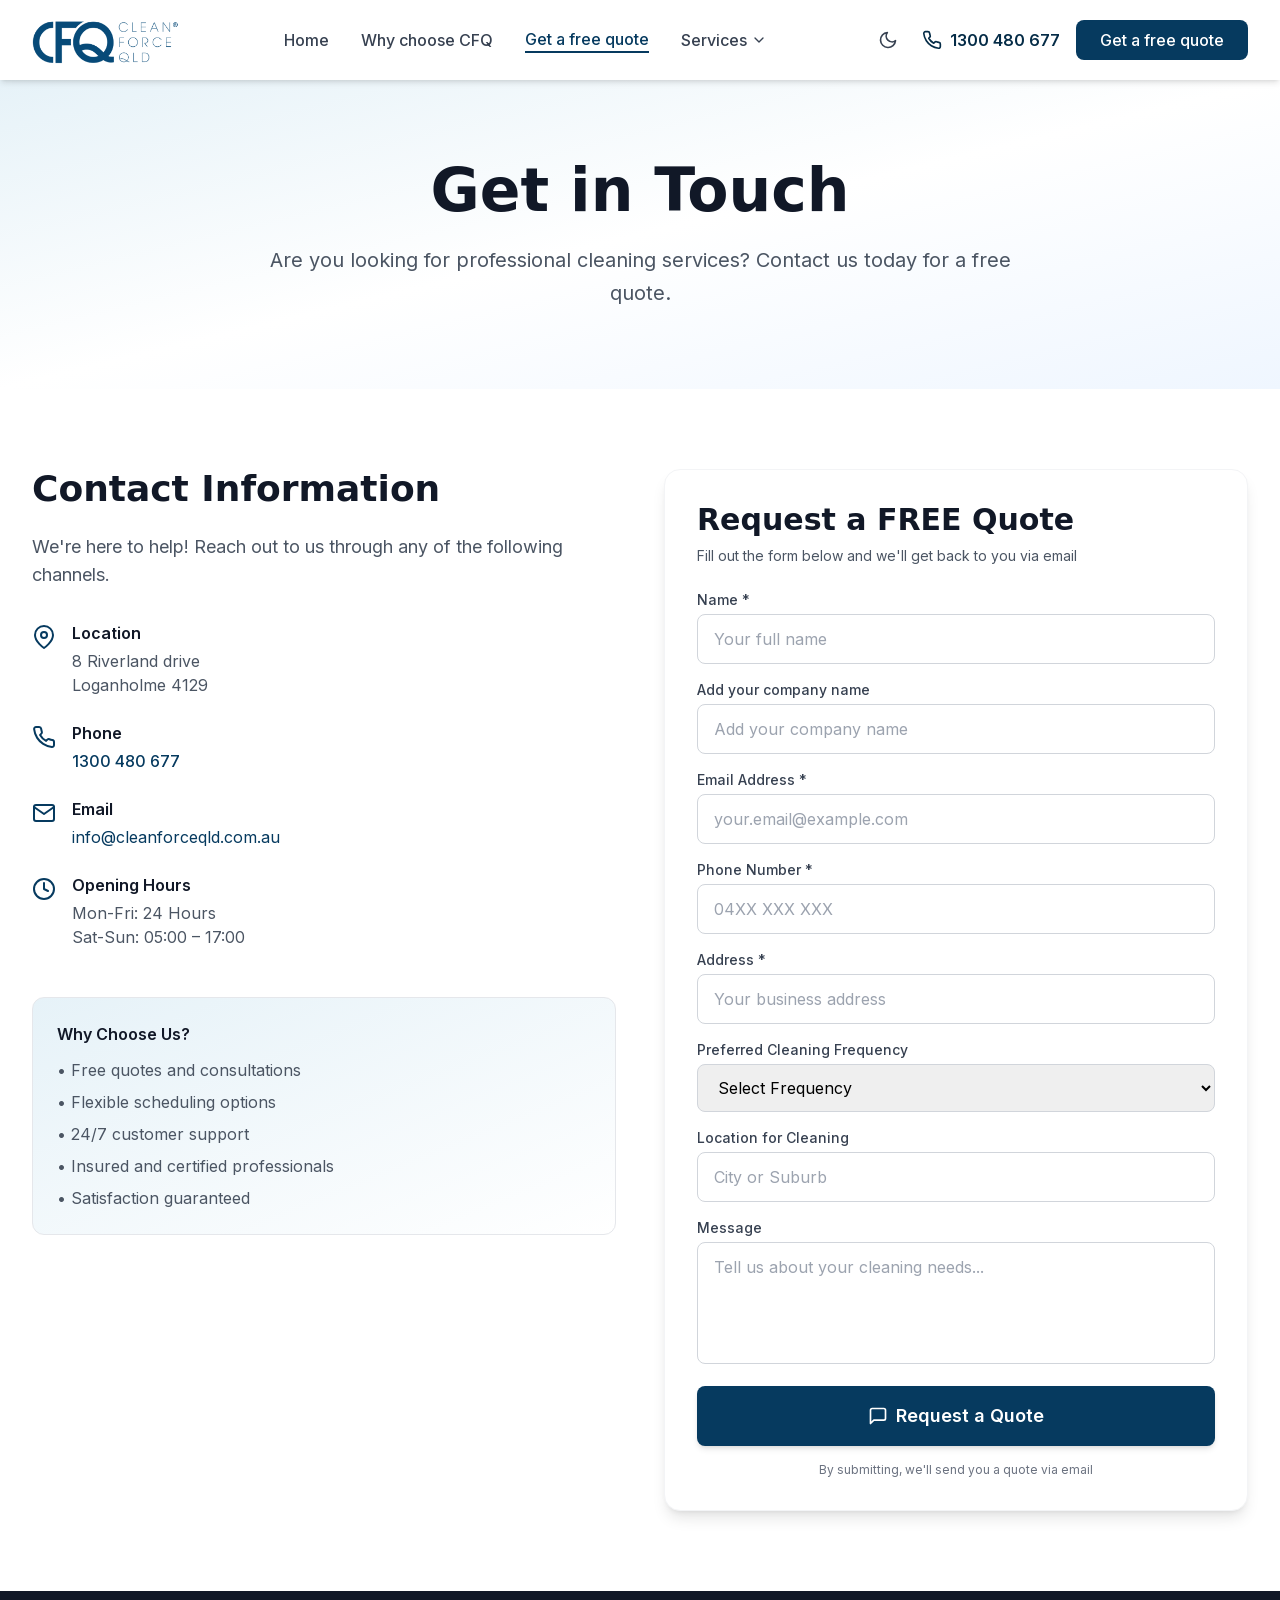
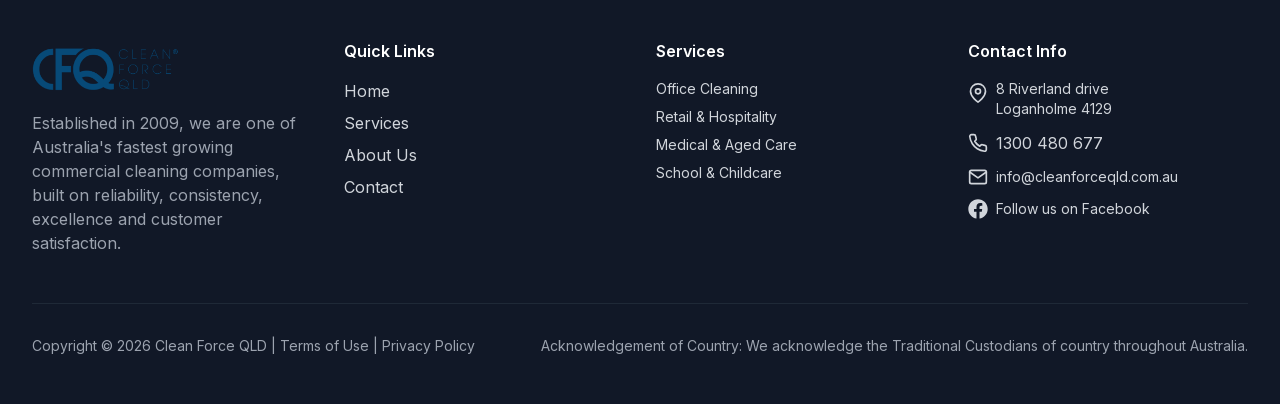
<file: contact/index.html>
<!DOCTYPE html><html lang="en-AU"><head><meta charSet="utf-8"/><meta name="viewport" content="width=device-width, initial-scale=1"/><link rel="preload" href="/_next/static/media/e4af272ccee01ff0-s.p.woff2" as="font" crossorigin="" type="font/woff2"/><link rel="preload" as="image" href="https://www.facebook.com/tr?id=960561993504289&amp;ev=PageView&amp;noscript=1"/><link rel="preload" as="image" href="/logo_blue.PNG" fetchPriority="high"/><link rel="stylesheet" href="/_next/static/css/7bb3aab9de3c63dc.css" data-precedence="next"/><link rel="preload" as="script" fetchPriority="low" href="/_next/static/chunks/webpack-41a9ee0a1d65a3d2.js"/><script src="/_next/static/chunks/fd9d1056-b11b2651f33aae7f.js" async=""></script><script src="/_next/static/chunks/117-c69a8044fb9e6347.js" async=""></script><script src="/_next/static/chunks/main-app-df3c10fe8b6a8cde.js" async=""></script><script src="/_next/static/chunks/a63740d3-6f5450b11e9d67a3.js" async=""></script><script src="/_next/static/chunks/429-357a0337f633ed08.js" async=""></script><script src="/_next/static/chunks/388-9abffc7d95737109.js" async=""></script><script src="/_next/static/chunks/app/contact/page-4c0b42703005d7f4.js" async=""></script><script src="/_next/static/chunks/878-8ae6e2e3130be886.js" async=""></script><script src="/_next/static/chunks/972-1f7dbbf5fdc9439d.js" async=""></script><script src="/_next/static/chunks/651-4f5ca8e8bae1164a.js" async=""></script><script src="/_next/static/chunks/app/layout-76db9e1a530efdf0.js" async=""></script><script src="/_next/static/chunks/app/loading-48d14cbad5e95559.js" async=""></script><link rel="icon" href="/Logo_black.png" type="image/png"/><link rel="shortcut icon" href="/Logo_black.png" type="image/png"/><link rel="apple-touch-icon" href="/Logo_black.png"/><title>Contact Us - Free Quote | Cleaning Services Queensland | Clean Force QLD</title><meta name="description" content="Contact Clean Force QLD for a free quote on professional cleaning services in Queensland. Licensed &amp; insured cleaners serving Brisbane, Gold Coast, Sunshine Coast. Call 1300 480 677 or request a quote online."/><meta name="author" content="Clean Force QLD"/><meta name="keywords" content="cleaning services quote Queensland,free cleaning quote,contact cleaners Queensland,cleaning services Brisbane contact,affordable cleaning services Queensland"/><meta name="creator" content="Clean Force QLD"/><meta name="publisher" content="Clean Force QLD"/><meta name="robots" content="index, follow"/><meta name="googlebot" content="index, follow, max-video-preview:-1, max-image-preview:large, max-snippet:-1"/><meta name="format-detection" content="telephone=no, address=no, email=no"/><meta property="og:title" content="Contact Us - Free Quote | Clean Force QLD"/><meta property="og:description" content="Contact Clean Force QLD for a free quote on professional cleaning services in Queensland. Call 1300 480 677 or request a quote online."/><meta property="og:url" content="https://cleanforceqld.com.au/contact"/><meta name="twitter:card" content="summary_large_image"/><meta name="twitter:title" content="Clean Force QLD - Professional Cleaning Services Queensland"/><meta name="twitter:description" content="Professional cleaning services in Queensland. Licensed, insured cleaners for commercial, residential, office, bond cleaning Brisbane, Gold Coast."/><meta name="twitter:image" content="https://www.cleanforceqld.com.au/about-team.jpg"/><link rel="icon" href="/icon.jpg?94f935adac7c4777" type="image/jpeg" sizes="1000x1000"/><meta name="next-size-adjust"/><script>
              (function() {
                try {
                  var darkMode = localStorage.getItem('darkMode');
                  if (darkMode === 'true' || (!darkMode && window.matchMedia('(prefers-color-scheme: dark)').matches)) {
                    document.documentElement.classList.add('dark');
                  }
                } catch (e) {}
                
                // Set favicon with basePath - detect from current location
                (function setFavicon() {
                  var hostname = window.location.hostname;
                  var pathname = window.location.pathname;
                  var basePath = '';
                  
                  // Method 1: Check if we're on GitHub Pages (pasindu0707.github.io)
                  if (hostname.includes('github.io')) {
                    // Extract basePath from pathname (e.g., /cleanforceqld-deploy/)
                    var pathSegments = pathname.split('/').filter(function(s) { return s; });
                    if (pathSegments.length > 0 && pathSegments[0] !== '') {
                      basePath = '/' + pathSegments[0];
                    }
                  }
                  // Method 2: Check base tag (Next.js sets this)
                  else {
                    var baseTag = document.querySelector('base');
                    if (baseTag && baseTag.getAttribute('href')) {
                      var baseHref = baseTag.getAttribute('href');
                      if (baseHref && baseHref !== '/' && !baseHref.startsWith('http')) {
                        basePath = baseHref.replace(//$/, '');
                      }
                    }
                  }
                  
                  // Always update favicon (even if basePath is empty, it will use /Logo_black.png)
                  var faviconPath = basePath + '/Logo_black.png';
                  
                  // Function to create/update favicon link
                  function updateFavicon(rel, type) {
                    // Remove existing links with same rel
                    var existing = document.querySelectorAll('link[rel="' + rel + '"]');
                    existing.forEach(function(link) { link.remove(); });
                    
                    // Create new link
                    var link = document.createElement('link');
                    link.rel = rel;
                    if (type) link.type = type;
                    link.href = faviconPath;
                    document.head.appendChild(link);
                  }
                  
                  // Update favicon links immediately
                  updateFavicon('icon', 'image/jpeg');
                  updateFavicon('shortcut icon', 'image/jpeg');
                  updateFavicon('apple-touch-icon');
                })();
              })();
            </script><script src="/_next/static/chunks/polyfills-42372ed130431b0a.js" noModule=""></script></head><body class="__className_f367f3"><noscript><img height="1" width="1" style="display:none" src="https://www.facebook.com/tr?id=960561993504289&amp;ev=PageView&amp;noscript=1" alt=""/></noscript><script type="application/ld+json">{"@context":"https://schema.org","@type":"LocalBusiness","@id":"https://cleanforceqld.com.au/#organization","name":"Clean Force QLD","alternateName":"CFQ Cleaning Group","url":"https://cleanforceqld.com.au","logo":"https://cleanforceqld.com.au/logo_blue.PNG","image":"https://cleanforceqld.com.au/hero-main.jpeg","description":"Professional cleaning services in Queensland. Licensed, insured cleaners for commercial, residential, office, bond cleaning Brisbane, Gold Coast, Sunshine Coast. 15+ years experience, 300+ happy clients.","address":{"@type":"PostalAddress","streetAddress":"8 Riverland drive","addressLocality":"Loganholme","addressRegion":"QLD","postalCode":"4129","addressCountry":"AU"},"geo":{"@type":"GeoCoordinates","latitude":"-27.6875","longitude":"153.1931"},"telephone":"1300480677","email":"info@cleanforceqld.com.au","priceRange":"$$","openingHoursSpecification":[{"@type":"OpeningHoursSpecification","dayOfWeek":["Monday","Tuesday","Wednesday","Thursday","Friday"],"opens":"00:00","closes":"23:59"},{"@type":"OpeningHoursSpecification","dayOfWeek":["Saturday","Sunday"],"opens":"05:00","closes":"17:00"}],"areaServed":[{"@type":"City","name":"Brisbane"},{"@type":"City","name":"Gold Coast"},{"@type":"City","name":"Sunshine Coast"},{"@type":"City","name":"Townsville"},{"@type":"City","name":"Cairns"},{"@type":"City","name":"Toowoomba"},{"@type":"City","name":"Ipswich"},{"@type":"State","name":"Queensland"}],"hasOfferCatalog":{"@type":"OfferCatalog","name":"Cleaning Services","itemListElement":[{"@type":"Offer","itemOffered":{"@type":"Service","name":"Office Cleaning Services","description":"Professional office cleaning services in Queensland"}},{"@type":"Offer","itemOffered":{"@type":"Service","name":"Commercial Cleaning Services","description":"Commercial cleaning services across Queensland"}},{"@type":"Offer","itemOffered":{"@type":"Service","name":"Residential Cleaning Services","description":"House cleaning services in Queensland"}},{"@type":"Offer","itemOffered":{"@type":"Service","name":"Bond Cleaning Services","description":"End of lease bond cleaning in Brisbane and Queensland"}},{"@type":"Offer","itemOffered":{"@type":"Service","name":"Carpet Cleaning Services","description":"Commercial carpet cleaning services in Queensland"}},{"@type":"Offer","itemOffered":{"@type":"Service","name":"Deep Cleaning Services","description":"Deep cleaning services for homes and offices in Queensland"}}]},"aggregateRating":{"@type":"AggregateRating","ratingValue":"5","reviewCount":"300","bestRating":"5","worstRating":"1"},"foundingDate":"2009","numberOfEmployees":{"@type":"QuantitativeValue","value":"100"}}</script><script type="application/ld+json">{"@context":"https://schema.org","@type":"WebSite","@id":"https://cleanforceqld.com.au/#website","url":"https://cleanforceqld.com.au","name":"Clean Force QLD","description":"Professional cleaning services in Queensland","publisher":{"@id":"https://cleanforceqld.com.au/#organization"},"potentialAction":{"@type":"SearchAction","target":{"@type":"EntryPoint","urlTemplate":"https://cleanforceqld.com.au/search?q={search_term_string}"},"query-input":"required name=search_term_string"}}</script><header class="bg-white dark:bg-gray-900 shadow-md fixed top-0 left-0 right-0 z-50 transition-colors duration-200"><div class="max-w-7xl mx-auto px-4 sm:px-6 lg:px-8"><div class="flex justify-between items-center h-20"><div class="flex-shrink-0"><a class="flex items-center" href="/"><img alt="Clean Force QLD Logo" fetchPriority="high" width="300" height="100" decoding="async" data-nimg="1" class="h-10 md:h-12 lg:h-14 w-auto" style="color:transparent" src="/logo_blue.PNG"/></a></div><nav class="hidden md:flex space-x-8 items-center"><a class="font-medium transition-colors text-gray-700 dark:text-gray-300 hover:text-primary-600 dark:hover:text-primary-400" href="/">Home</a><a class="font-medium transition-colors text-gray-700 dark:text-gray-300 hover:text-primary-600 dark:hover:text-primary-400" href="/about/">Why choose CFQ</a><a class="font-medium transition-colors text-primary-600 dark:text-primary-400 border-b-2 border-primary-600 dark:border-primary-400" href="/contact/">Get a free quote</a><div class="relative"><button class="font-medium transition-colors flex items-center space-x-1 text-gray-700 dark:text-gray-300 hover:text-primary-600 dark:hover:text-primary-400"><span>Services</span><svg stroke="currentColor" fill="none" stroke-width="2" viewBox="0 0 24 24" stroke-linecap="round" stroke-linejoin="round" class="w-4 h-4 transition-transform " height="1em" width="1em" xmlns="http://www.w3.org/2000/svg"><polyline points="6 9 12 15 18 9"></polyline></svg></button></div></nav><div class="hidden md:flex items-center space-x-4"><button class="p-2 rounded-lg text-gray-700 dark:text-gray-300 hover:bg-gray-100 dark:hover:bg-gray-800 transition-colors" aria-label="Toggle dark mode"><svg stroke="currentColor" fill="none" stroke-width="2" viewBox="0 0 24 24" stroke-linecap="round" stroke-linejoin="round" class="w-5 h-5" height="1em" width="1em" xmlns="http://www.w3.org/2000/svg"><path d="M21 12.79A9 9 0 1 1 11.21 3 7 7 0 0 0 21 12.79z"></path></svg></button><a href="tel:1300480677" class="flex items-center space-x-2 text-primary-700 dark:text-primary-400 hover:text-primary-800 dark:hover:text-primary-300 font-semibold"><svg stroke="currentColor" fill="none" stroke-width="2" viewBox="0 0 24 24" stroke-linecap="round" stroke-linejoin="round" class="w-5 h-5" height="1em" width="1em" xmlns="http://www.w3.org/2000/svg"><path d="M22 16.92v3a2 2 0 0 1-2.18 2 19.79 19.79 0 0 1-8.63-3.07 19.5 19.5 0 0 1-6-6 19.79 19.79 0 0 1-3.07-8.67A2 2 0 0 1 4.11 2h3a2 2 0 0 1 2 1.72 12.84 12.84 0 0 0 .7 2.81 2 2 0 0 1-.45 2.11L8.09 9.91a16 16 0 0 0 6 6l1.27-1.27a2 2 0 0 1 2.11-.45 12.84 12.84 0 0 0 2.81.7A2 2 0 0 1 22 16.92z"></path></svg><span>1300 480 677</span></a><a class="bg-primary-600 dark:bg-primary-500 text-white px-6 py-2 rounded-lg hover:bg-primary-700 dark:hover:bg-primary-600 transition-colors font-medium" href="/contact/">Get a free quote</a></div><div class="md:hidden flex items-center space-x-2"><button class="p-2 rounded-lg text-gray-700 dark:text-gray-300 hover:bg-gray-100 dark:hover:bg-gray-800 transition-colors" aria-label="Toggle dark mode"><svg stroke="currentColor" fill="none" stroke-width="2" viewBox="0 0 24 24" stroke-linecap="round" stroke-linejoin="round" class="w-5 h-5" height="1em" width="1em" xmlns="http://www.w3.org/2000/svg"><path d="M21 12.79A9 9 0 1 1 11.21 3 7 7 0 0 0 21 12.79z"></path></svg></button><button class="p-2" aria-label="Toggle menu"><svg stroke="currentColor" fill="none" stroke-width="2" viewBox="0 0 24 24" stroke-linecap="round" stroke-linejoin="round" class="w-6 h-6 text-gray-700 dark:text-gray-300" height="1em" width="1em" xmlns="http://www.w3.org/2000/svg"><line x1="3" y1="12" x2="21" y2="12"></line><line x1="3" y1="6" x2="21" y2="6"></line><line x1="3" y1="18" x2="21" y2="18"></line></svg></button></div></div></div></header><main class="pt-20"><!--$--><div class="min-h-screen"><section class="bg-gradient-to-br from-primary-50 via-white to-secondary-50 dark:from-gray-900 dark:via-gray-800 dark:to-gray-900 py-20 transition-colors duration-200"><div class="max-w-7xl mx-auto px-4 sm:px-6 lg:px-8"><div class="" style="opacity:0;transform:translateX(0px) translateY(50px) translateZ(0)"><div class="text-center max-w-3xl mx-auto"><h1 class="text-4xl md:text-5xl lg:text-6xl font-bold text-gray-900 dark:text-white mb-6 font-sans">Get in Touch</h1><p class="text-xl text-gray-600 dark:text-gray-300 leading-relaxed">Are you looking for professional cleaning services? Contact us today for a free quote.</p></div></div></div></section><section class="py-20 bg-white dark:bg-gray-900 transition-colors duration-200"><div class="max-w-7xl mx-auto px-4 sm:px-6 lg:px-8"><div class="grid lg:grid-cols-2 gap-12"><div class="" style="opacity:0;transform:translateX(-50px) translateY(0px) translateZ(0)"><div><h2 class="text-3xl md:text-4xl font-bold text-gray-900 dark:text-white mb-6 font-sans">Contact Information</h2><p class="text-lg text-gray-600 dark:text-gray-300 mb-8">We&#x27;re here to help! Reach out to us through any of the following channels.</p><div class="space-y-6"><div class="flex items-start space-x-4"><div class="text-primary-600 dark:text-primary-400 mt-1"><svg stroke="currentColor" fill="none" stroke-width="2" viewBox="0 0 24 24" stroke-linecap="round" stroke-linejoin="round" class="w-6 h-6" height="1em" width="1em" xmlns="http://www.w3.org/2000/svg"><path d="M21 10c0 7-9 13-9 13s-9-6-9-13a9 9 0 0 1 18 0z"></path><circle cx="12" cy="10" r="3"></circle></svg></div><div><h3 class="font-semibold text-gray-900 dark:text-white mb-1">Location</h3><p class="text-gray-600 dark:text-gray-300">8 Riverland drive<br/>Loganholme 4129</p></div></div><div class="flex items-start space-x-4"><div class="text-primary-600 dark:text-primary-400 mt-1"><svg stroke="currentColor" fill="none" stroke-width="2" viewBox="0 0 24 24" stroke-linecap="round" stroke-linejoin="round" class="w-6 h-6" height="1em" width="1em" xmlns="http://www.w3.org/2000/svg"><path d="M22 16.92v3a2 2 0 0 1-2.18 2 19.79 19.79 0 0 1-8.63-3.07 19.5 19.5 0 0 1-6-6 19.79 19.79 0 0 1-3.07-8.67A2 2 0 0 1 4.11 2h3a2 2 0 0 1 2 1.72 12.84 12.84 0 0 0 .7 2.81 2 2 0 0 1-.45 2.11L8.09 9.91a16 16 0 0 0 6 6l1.27-1.27a2 2 0 0 1 2.11-.45 12.84 12.84 0 0 0 2.81.7A2 2 0 0 1 22 16.92z"></path></svg></div><div><h3 class="font-semibold text-gray-900 dark:text-white mb-1">Phone</h3><a href="tel:1300480677" class="text-primary-600 dark:text-primary-400 hover:text-primary-700 dark:hover:text-primary-300 font-medium">1300 480 677</a></div></div><div class="flex items-start space-x-4"><div class="text-primary-600 dark:text-primary-400 mt-1"><svg stroke="currentColor" fill="none" stroke-width="2" viewBox="0 0 24 24" stroke-linecap="round" stroke-linejoin="round" class="w-6 h-6" height="1em" width="1em" xmlns="http://www.w3.org/2000/svg"><path d="M4 4h16c1.1 0 2 .9 2 2v12c0 1.1-.9 2-2 2H4c-1.1 0-2-.9-2-2V6c0-1.1.9-2 2-2z"></path><polyline points="22,6 12,13 2,6"></polyline></svg></div><div><h3 class="font-semibold text-gray-900 dark:text-white mb-1">Email</h3><a href="mailto:info@cleanforceqld.com.au" class="text-primary-600 dark:text-primary-400 hover:text-primary-700 dark:hover:text-primary-300">info@cleanforceqld.com.au</a></div></div><div class="flex items-start space-x-4"><div class="text-primary-600 dark:text-primary-400 mt-1"><svg stroke="currentColor" fill="none" stroke-width="2" viewBox="0 0 24 24" stroke-linecap="round" stroke-linejoin="round" class="w-6 h-6" height="1em" width="1em" xmlns="http://www.w3.org/2000/svg"><circle cx="12" cy="12" r="10"></circle><polyline points="12 6 12 12 16 14"></polyline></svg></div><div><h3 class="font-semibold text-gray-900 dark:text-white mb-1">Opening Hours</h3><p class="text-gray-600 dark:text-gray-300">Mon-Fri: 24 Hours<br/>Sat-Sun: 05:00 – 17:00</p></div></div></div><div class="mt-12 bg-gradient-to-br from-primary-50 to-white dark:from-gray-800 dark:to-gray-800 rounded-xl p-6 border border-gray-200 dark:border-gray-700"><h3 class="font-semibold text-gray-900 dark:text-white mb-3">Why Choose Us?</h3><ul class="space-y-2 text-gray-600 dark:text-gray-300"><li>• Free quotes and consultations</li><li>• Flexible scheduling options</li><li>• 24/7 customer support</li><li>• Insured and certified professionals</li><li>• Satisfaction guaranteed</li></ul></div></div></div><div class="" style="opacity:0;transform:translateX(50px) translateY(0px) translateZ(0)"><div class="bg-white dark:bg-gray-800 rounded-2xl p-8 shadow-lg border border-gray-100 dark:border-gray-700"><h3 class="text-2xl md:text-3xl font-bold text-gray-900 dark:text-white mb-2 font-sans">Request a FREE Quote</h3><p class="text-gray-600 dark:text-gray-300 mb-6 text-sm">Fill out the form below and we&#x27;ll get back to you via email</p><form class="space-y-4"><div><label for="name" class="block text-sm font-medium text-gray-700 dark:text-gray-300 mb-1">Name *</label><input type="text" id="name" required="" class="w-full px-4 py-3 border border-gray-300 dark:border-gray-600 rounded-lg focus:ring-2 focus:ring-primary-500 focus:border-primary-500 dark:bg-gray-700 dark:text-white transition-all" placeholder="Your full name" name="name" value=""/></div><div><label for="companyName" class="block text-sm font-medium text-gray-700 dark:text-gray-300 mb-1">Add your company name</label><input type="text" id="companyName" class="w-full px-4 py-3 border border-gray-300 dark:border-gray-600 rounded-lg focus:ring-2 focus:ring-primary-500 focus:border-primary-500 dark:bg-gray-700 dark:text-white transition-all" placeholder="Add your company name" name="companyName" value=""/></div><div><label for="email" class="block text-sm font-medium text-gray-700 dark:text-gray-300 mb-1">Email Address *</label><input type="email" id="email" required="" class="w-full px-4 py-3 border border-gray-300 dark:border-gray-600 rounded-lg focus:ring-2 focus:ring-primary-500 focus:border-primary-500 dark:bg-gray-700 dark:text-white transition-all" placeholder="your.email@example.com" name="email" value=""/></div><div><label for="phone" class="block text-sm font-medium text-gray-700 dark:text-gray-300 mb-1">Phone Number *</label><input type="tel" id="phone" required="" class="w-full px-4 py-3 border border-gray-300 dark:border-gray-600 rounded-lg focus:ring-2 focus:ring-primary-500 focus:border-primary-500 dark:bg-gray-700 dark:text-white transition-all" placeholder="04XX XXX XXX" name="phone" value=""/></div><div><label for="address" class="block text-sm font-medium text-gray-700 dark:text-gray-300 mb-1">Address *</label><input type="text" id="address" required="" class="w-full px-4 py-3 border border-gray-300 dark:border-gray-600 rounded-lg focus:ring-2 focus:ring-primary-500 focus:border-primary-500 dark:bg-gray-700 dark:text-white transition-all" placeholder="Your business address" name="address" value=""/></div><div><label for="frequency" class="block text-sm font-medium text-gray-700 dark:text-gray-300 mb-1">Preferred Cleaning Frequency</label><select id="frequency" name="frequency" class="w-full px-4 py-3 border border-gray-300 dark:border-gray-600 rounded-lg focus:ring-2 focus:ring-primary-500 focus:border-primary-500 dark:bg-gray-700 dark:text-white transition-all"><option value="" selected="">Select Frequency</option><option value="daily">Daily</option><option value="weekly">Weekly</option><option value="fortnightly">Fortnightly</option><option value="monthly">Monthly</option><option value="one-off">One-off / Deep Clean</option></select></div><div><label for="location" class="block text-sm font-medium text-gray-700 dark:text-gray-300 mb-1">Location for Cleaning</label><input type="text" id="location" class="w-full px-4 py-3 border border-gray-300 dark:border-gray-600 rounded-lg focus:ring-2 focus:ring-primary-500 focus:border-primary-500 dark:bg-gray-700 dark:text-white transition-all" placeholder="City or Suburb" name="location" value=""/></div><div><label for="message" class="block text-sm font-medium text-gray-700 dark:text-gray-300 mb-1">Message</label><textarea id="message" name="message" rows="4" class="w-full px-4 py-3 border border-gray-300 dark:border-gray-600 rounded-lg focus:ring-2 focus:ring-primary-500 focus:border-primary-500 dark:bg-gray-700 dark:text-white transition-all resize-none" placeholder="Tell us about your cleaning needs..."></textarea></div><button type="submit" class="w-full bg-primary-600 dark:bg-primary-500 text-white px-8 py-4 rounded-lg hover:bg-primary-700 dark:hover:bg-primary-600 transition-all font-semibold text-lg disabled:opacity-50 disabled:cursor-not-allowed flex items-center justify-center space-x-2 shadow-md hover:shadow-lg transform hover:scale-[1.02]"><svg stroke="currentColor" fill="none" stroke-width="2" viewBox="0 0 24 24" stroke-linecap="round" stroke-linejoin="round" class="w-5 h-5" height="1em" width="1em" xmlns="http://www.w3.org/2000/svg"><path d="M21 15a2 2 0 0 1-2 2H7l-4 4V5a2 2 0 0 1 2-2h14a2 2 0 0 1 2 2z"></path></svg><span>Request a Quote</span></button><p class="text-xs text-gray-500 dark:text-gray-400 text-center mt-2">By submitting, we&#x27;ll send you a quote via email</p></form></div></div></div></div></section></div><!--/$--></main><footer class="bg-gray-900 dark:bg-gray-950 text-gray-300 dark:text-gray-400 transition-colors duration-200"><div class="max-w-7xl mx-auto px-4 sm:px-6 lg:px-8 py-12"><div class="grid md:grid-cols-4 gap-8"><div><a class="block mb-4" href="/"><img alt="Clean Force QLD Logo" loading="lazy" width="300" height="100" decoding="async" data-nimg="1" class="h-10 md:h-12 lg:h-14 w-auto" style="color:transparent" src="/logo_blue.PNG"/></a><p class="text-gray-400 dark:text-gray-500 mb-4">Established in 2009, we are one of Australia&#x27;s fastest growing commercial cleaning companies, built on reliability, consistency, excellence and customer satisfaction.</p></div><div><h4 class="text-white dark:text-gray-200 font-semibold mb-4">Quick Links</h4><ul class="space-y-2"><li><a class="hover:text-white dark:hover:text-gray-200 transition-colors" href="/">Home</a></li><li><a class="hover:text-white dark:hover:text-gray-200 transition-colors" href="/services/">Services</a></li><li><a class="hover:text-white dark:hover:text-gray-200 transition-colors" href="/about/">About Us</a></li><li><a class="hover:text-white dark:hover:text-gray-200 transition-colors" href="/contact/">Contact</a></li></ul></div><div><h4 class="text-white dark:text-gray-200 font-semibold mb-4">Services</h4><ul class="space-y-2 text-sm"><li><a class="hover:text-white dark:hover:text-gray-200 transition-colors" href="/services/">Office Cleaning</a></li><li><a class="hover:text-white dark:hover:text-gray-200 transition-colors" href="/services/">Retail &amp; Hospitality</a></li><li><a class="hover:text-white dark:hover:text-gray-200 transition-colors" href="/services/">Medical &amp; Aged Care</a></li><li><a class="hover:text-white dark:hover:text-gray-200 transition-colors" href="/services/">School &amp; Childcare</a></li></ul></div><div><h4 class="text-white dark:text-gray-200 font-semibold mb-4">Contact Info</h4><ul class="space-y-3"><li class="flex items-start space-x-2"><svg stroke="currentColor" fill="none" stroke-width="2" viewBox="0 0 24 24" stroke-linecap="round" stroke-linejoin="round" class="w-5 h-5 mt-1 flex-shrink-0" height="1em" width="1em" xmlns="http://www.w3.org/2000/svg"><path d="M21 10c0 7-9 13-9 13s-9-6-9-13a9 9 0 0 1 18 0z"></path><circle cx="12" cy="10" r="3"></circle></svg><span class="text-sm">8 Riverland drive<br/>Loganholme 4129</span></li><li class="flex items-center space-x-2"><svg stroke="currentColor" fill="none" stroke-width="2" viewBox="0 0 24 24" stroke-linecap="round" stroke-linejoin="round" class="w-5 h-5 flex-shrink-0" height="1em" width="1em" xmlns="http://www.w3.org/2000/svg"><path d="M22 16.92v3a2 2 0 0 1-2.18 2 19.79 19.79 0 0 1-8.63-3.07 19.5 19.5 0 0 1-6-6 19.79 19.79 0 0 1-3.07-8.67A2 2 0 0 1 4.11 2h3a2 2 0 0 1 2 1.72 12.84 12.84 0 0 0 .7 2.81 2 2 0 0 1-.45 2.11L8.09 9.91a16 16 0 0 0 6 6l1.27-1.27a2 2 0 0 1 2.11-.45 12.84 12.84 0 0 0 2.81.7A2 2 0 0 1 22 16.92z"></path></svg><a href="tel:1300480677" class="hover:text-white dark:hover:text-gray-200 transition-colors">1300 480 677</a></li><li class="flex items-center space-x-2"><svg stroke="currentColor" fill="none" stroke-width="2" viewBox="0 0 24 24" stroke-linecap="round" stroke-linejoin="round" class="w-5 h-5 flex-shrink-0" height="1em" width="1em" xmlns="http://www.w3.org/2000/svg"><path d="M4 4h16c1.1 0 2 .9 2 2v12c0 1.1-.9 2-2 2H4c-1.1 0-2-.9-2-2V6c0-1.1.9-2 2-2z"></path><polyline points="22,6 12,13 2,6"></polyline></svg><a href="mailto:info@cleanforceqld.com.au" class="hover:text-white dark:hover:text-gray-200 transition-colors text-sm">info@cleanforceqld.com.au</a></li><li class="flex items-center space-x-2"><svg stroke="currentColor" fill="currentColor" stroke-width="0" viewBox="0 0 512 512" class="w-5 h-5 flex-shrink-0" height="1em" width="1em" xmlns="http://www.w3.org/2000/svg"><path d="M504 256C504 119 393 8 256 8S8 119 8 256c0 123.78 90.69 226.38 209.25 245V327.69h-63V256h63v-54.64c0-62.15 37-96.48 93.67-96.48 27.14 0 55.52 4.84 55.52 4.84v61h-31.28c-30.8 0-40.41 19.12-40.41 38.73V256h68.78l-11 71.69h-57.78V501C413.31 482.38 504 379.78 504 256z"></path></svg><a href="https://www.facebook.com/cfqcleanforceqld" target="_blank" rel="noopener noreferrer" class="hover:text-white dark:hover:text-gray-200 transition-colors text-sm">Follow us on Facebook</a></li></ul></div></div><div class="border-t border-gray-800 dark:border-gray-800 mt-8 pt-8"><div class="flex flex-col md:flex-row justify-between items-center"><p class="text-gray-400 dark:text-gray-500 text-sm">Copyright © <!-- -->2026<!-- --> Clean Force QLD | Terms of Use | Privacy Policy</p><p class="text-gray-400 dark:text-gray-500 text-sm mt-4 md:mt-0">Acknowledgement of Country: We acknowledge the Traditional Custodians of country throughout Australia.</p></div></div></div></footer><script src="/_next/static/chunks/webpack-41a9ee0a1d65a3d2.js" async=""></script><script>(self.__next_f=self.__next_f||[]).push([0]);self.__next_f.push([2,null])</script><script>self.__next_f.push([1,"1:HL[\"/_next/static/media/e4af272ccee01ff0-s.p.woff2\",\"font\",{\"crossOrigin\":\"\",\"type\":\"font/woff2\"}]\n2:HL[\"/_next/static/css/7bb3aab9de3c63dc.css\",\"style\"]\n"])</script><script>self.__next_f.push([1,"3:I[2846,[],\"\"]\n5:I[9107,[],\"ClientPageRoot\"]\n6:I[4823,[\"502\",\"static/chunks/a63740d3-6f5450b11e9d67a3.js\",\"429\",\"static/chunks/429-357a0337f633ed08.js\",\"388\",\"static/chunks/388-9abffc7d95737109.js\",\"327\",\"static/chunks/app/contact/page-4c0b42703005d7f4.js\"],\"default\",1]\n7:I[4707,[],\"\"]\n8:I[6423,[],\"\"]\n9:I[8003,[\"502\",\"static/chunks/a63740d3-6f5450b11e9d67a3.js\",\"429\",\"static/chunks/429-357a0337f633ed08.js\",\"878\",\"static/chunks/878-8ae6e2e3130be886.js\",\"972\",\"static/chunks/972-1f7dbbf5fdc9439d.js\",\"651\",\"static/chunks/651-4f5ca8e8bae1164a.js\",\"185\",\"static/chunks/app/layout-76db9e1a530efdf0.js\"],\"\"]\nc:I[2097,[\"502\",\"static/chunks/a63740d3-6f5450b11e9d67a3.js\",\"429\",\"static/chunks/429-357a0337f633ed08.js\",\"878\",\"static/chunks/878-8ae6e2e3130be886.js\",\"972\",\"static/chunks/972-1f7dbbf5fdc9439d.js\",\"651\",\"static/chunks/651-4f5ca8e8bae1164a.js\",\"185\",\"static/chunks/app/layout-76db9e1a530efdf0.js\"],\"DarkModeProvider\"]\nd:I[4196,[\"502\",\"static/chunks/a63740d3-6f5450b11e9d67a3.js\",\"429\",\"static/chunks/429-357a0337f633ed08.js\",\"878\",\"static/chunks/878-8ae6e2e3130be886.js\",\"972\",\"static/chunks/972-1f7dbbf5fdc9439d.js\",\"651\",\"static/chunks/651-4f5ca8e8bae1164a.js\",\"185\",\"static/chunks/app/layout-76db9e1a530efdf0.js\"],\"default\"]\ne:I[2972,[\"502\",\"static/chunks/a63740d3-6f5450b11e9d67a3.js\",\"429\",\"static/chunks/429-357a0337f633ed08.js\",\"878\",\"static/chunks/878-8ae6e2e3130be886.js\",\"972\",\"static/chunks/972-1f7dbbf5fdc9439d.js\",\"651\",\"static/chunks/651-4f5ca8e8bae1164a.js\",\"185\",\"static/chunks/app/layout-76db9e1a530efdf0.js\"],\"\"]\nf:I[5878,[\"502\",\"static/chunks/a63740d3-6f5450b11e9d67a3.js\",\"429\",\"static/chunks/429-357a0337f633ed08.js\",\"878\",\"static/chunks/878-8ae6e2e3130be886.js\",\"972\",\"static/chunks/972-1f7dbbf5fdc9439d.js\",\"651\",\"static/chunks/651-4f5ca8e8bae1164a.js\",\"185\",\"static/chunks/app/layout-76db9e1a530efdf0.js\"],\"Image\"]\n10:I[7436,[\"502\",\"static/chunks/a63740d3-6f5450b11e9d67a3.js\",\"429\",\"static/chunks/429-357a0337f633ed08.js\",\"878\",\"static/chunks/878-8ae6e2e3130be886.js\",\"972\",\"static/chunks/972-1f7dbbf5fdc9439d.js\",\""])</script><script>self.__next_f.push([1,"651\",\"static/chunks/651-4f5ca8e8bae1164a.js\",\"185\",\"static/chunks/app/layout-76db9e1a530efdf0.js\"],\"default\"]\n11:I[3519,[\"429\",\"static/chunks/429-357a0337f633ed08.js\",\"555\",\"static/chunks/app/loading-48d14cbad5e95559.js\"],\"default\"]\n13:I[1060,[],\"\"]\na:Tb13,"])</script><script>self.__next_f.push([1,"\n              (function() {\n                try {\n                  var darkMode = localStorage.getItem('darkMode');\n                  if (darkMode === 'true' || (!darkMode \u0026\u0026 window.matchMedia('(prefers-color-scheme: dark)').matches)) {\n                    document.documentElement.classList.add('dark');\n                  }\n                } catch (e) {}\n                \n                // Set favicon with basePath - detect from current location\n                (function setFavicon() {\n                  var hostname = window.location.hostname;\n                  var pathname = window.location.pathname;\n                  var basePath = '';\n                  \n                  // Method 1: Check if we're on GitHub Pages (pasindu0707.github.io)\n                  if (hostname.includes('github.io')) {\n                    // Extract basePath from pathname (e.g., /cleanforceqld-deploy/)\n                    var pathSegments = pathname.split('/').filter(function(s) { return s; });\n                    if (pathSegments.length \u003e 0 \u0026\u0026 pathSegments[0] !== '') {\n                      basePath = '/' + pathSegments[0];\n                    }\n                  }\n                  // Method 2: Check base tag (Next.js sets this)\n                  else {\n                    var baseTag = document.querySelector('base');\n                    if (baseTag \u0026\u0026 baseTag.getAttribute('href')) {\n                      var baseHref = baseTag.getAttribute('href');\n                      if (baseHref \u0026\u0026 baseHref !== '/' \u0026\u0026 !baseHref.startsWith('http')) {\n                        basePath = baseHref.replace(//$/, '');\n                      }\n                    }\n                  }\n                  \n                  // Always update favicon (even if basePath is empty, it will use /Logo_black.png)\n                  var faviconPath = basePath + '/Logo_black.png';\n                  \n                  // Function to create/update favicon link\n                  function updateFavicon(rel, type) {\n                    // Remove existing links with same rel\n                    var existing = document.querySelectorAll('link[rel=\"' + rel + '\"]');\n                    existing.forEach(function(link) { link.remove(); });\n                    \n                    // Create new link\n                    var link = document.createElement('link');\n                    link.rel = rel;\n                    if (type) link.type = type;\n                    link.href = faviconPath;\n                    document.head.appendChild(link);\n                  }\n                  \n                  // Update favicon links immediately\n                  updateFavicon('icon', 'image/jpeg');\n                  updateFavicon('shortcut icon', 'image/jpeg');\n                  updateFavicon('apple-touch-icon');\n                })();\n              })();\n            "])</script><script>self.__next_f.push([1,"b:Ta56,"])</script><script>self.__next_f.push([1,"{\"@context\":\"https://schema.org\",\"@type\":\"LocalBusiness\",\"@id\":\"https://cleanforceqld.com.au/#organization\",\"name\":\"Clean Force QLD\",\"alternateName\":\"CFQ Cleaning Group\",\"url\":\"https://cleanforceqld.com.au\",\"logo\":\"https://cleanforceqld.com.au/logo_blue.PNG\",\"image\":\"https://cleanforceqld.com.au/hero-main.jpeg\",\"description\":\"Professional cleaning services in Queensland. Licensed, insured cleaners for commercial, residential, office, bond cleaning Brisbane, Gold Coast, Sunshine Coast. 15+ years experience, 300+ happy clients.\",\"address\":{\"@type\":\"PostalAddress\",\"streetAddress\":\"8 Riverland drive\",\"addressLocality\":\"Loganholme\",\"addressRegion\":\"QLD\",\"postalCode\":\"4129\",\"addressCountry\":\"AU\"},\"geo\":{\"@type\":\"GeoCoordinates\",\"latitude\":\"-27.6875\",\"longitude\":\"153.1931\"},\"telephone\":\"1300480677\",\"email\":\"info@cleanforceqld.com.au\",\"priceRange\":\"$$\",\"openingHoursSpecification\":[{\"@type\":\"OpeningHoursSpecification\",\"dayOfWeek\":[\"Monday\",\"Tuesday\",\"Wednesday\",\"Thursday\",\"Friday\"],\"opens\":\"00:00\",\"closes\":\"23:59\"},{\"@type\":\"OpeningHoursSpecification\",\"dayOfWeek\":[\"Saturday\",\"Sunday\"],\"opens\":\"05:00\",\"closes\":\"17:00\"}],\"areaServed\":[{\"@type\":\"City\",\"name\":\"Brisbane\"},{\"@type\":\"City\",\"name\":\"Gold Coast\"},{\"@type\":\"City\",\"name\":\"Sunshine Coast\"},{\"@type\":\"City\",\"name\":\"Townsville\"},{\"@type\":\"City\",\"name\":\"Cairns\"},{\"@type\":\"City\",\"name\":\"Toowoomba\"},{\"@type\":\"City\",\"name\":\"Ipswich\"},{\"@type\":\"State\",\"name\":\"Queensland\"}],\"hasOfferCatalog\":{\"@type\":\"OfferCatalog\",\"name\":\"Cleaning Services\",\"itemListElement\":[{\"@type\":\"Offer\",\"itemOffered\":{\"@type\":\"Service\",\"name\":\"Office Cleaning Services\",\"description\":\"Professional office cleaning services in Queensland\"}},{\"@type\":\"Offer\",\"itemOffered\":{\"@type\":\"Service\",\"name\":\"Commercial Cleaning Services\",\"description\":\"Commercial cleaning services across Queensland\"}},{\"@type\":\"Offer\",\"itemOffered\":{\"@type\":\"Service\",\"name\":\"Residential Cleaning Services\",\"description\":\"House cleaning services in Queensland\"}},{\"@type\":\"Offer\",\"itemOffered\":{\"@type\":\"Service\",\"name\":\"Bond Cleaning Services\",\"description\":\"End of lease bond cleaning in Brisbane and Queensland\"}},{\"@type\":\"Offer\",\"itemOffered\":{\"@type\":\"Service\",\"name\":\"Carpet Cleaning Services\",\"description\":\"Commercial carpet cleaning services in Queensland\"}},{\"@type\":\"Offer\",\"itemOffered\":{\"@type\":\"Service\",\"name\":\"Deep Cleaning Services\",\"description\":\"Deep cleaning services for homes and offices in Queensland\"}}]},\"aggregateRating\":{\"@type\":\"AggregateRating\",\"ratingValue\":\"5\",\"reviewCount\":\"300\",\"bestRating\":\"5\",\"worstRating\":\"1\"},\"foundingDate\":\"2009\",\"numberOfEmployees\":{\"@type\":\"QuantitativeValue\",\"value\":\"100\"}}"])</script><script>self.__next_f.push([1,"14:[]\n"])</script><script>self.__next_f.push([1,"0:[\"$\",\"$L3\",null,{\"buildId\":\"e7s2w_Qh_sg1KrjZMPxcU\",\"assetPrefix\":\"\",\"urlParts\":[\"\",\"contact\",\"\"],\"initialTree\":[\"\",{\"children\":[\"contact\",{\"children\":[\"__PAGE__\",{}]}]},\"$undefined\",\"$undefined\",true],\"initialSeedData\":[\"\",{\"children\":[\"contact\",{\"children\":[\"__PAGE__\",{},[[\"$L4\",[\"$\",\"$L5\",null,{\"props\":{\"params\":{},\"searchParams\":{}},\"Component\":\"$6\"}],null],null],null]},[[null,[\"$\",\"$L7\",null,{\"parallelRouterKey\":\"children\",\"segmentPath\":[\"children\",\"contact\",\"children\"],\"error\":\"$undefined\",\"errorStyles\":\"$undefined\",\"errorScripts\":\"$undefined\",\"template\":[\"$\",\"$L8\",null,{}],\"templateStyles\":\"$undefined\",\"templateScripts\":\"$undefined\",\"notFound\":\"$undefined\",\"notFoundStyles\":\"$undefined\"}]],null],null]},[[[[\"$\",\"link\",\"0\",{\"rel\":\"stylesheet\",\"href\":\"/_next/static/css/7bb3aab9de3c63dc.css\",\"precedence\":\"next\",\"crossOrigin\":\"$undefined\"}]],[\"$\",\"html\",null,{\"lang\":\"en-AU\",\"suppressHydrationWarning\":true,\"children\":[[\"$\",\"head\",null,{\"children\":[[\"$\",\"$L9\",null,{\"id\":\"meta-pixel\",\"strategy\":\"afterInteractive\",\"children\":\"\\n            !function(f,b,e,v,n,t,s)\\n            {if(f.fbq)return;n=f.fbq=function(){n.callMethod?\\n            n.callMethod.apply(n,arguments):n.queue.push(arguments)};\\n            if(!f._fbq)f._fbq=n;n.push=n;n.loaded=!0;n.version='2.0';\\n            n.queue=[];t=b.createElement(e);t.async=!0;\\n            t.src=v;s=b.getElementsByTagName(e)[0];\\n            s.parentNode.insertBefore(t,s)}(window, document,'script',\\n            'https://connect.facebook.net/en_US/fbevents.js');\\n            fbq('init', '960561993504289');\\n            fbq('track', 'PageView');\\n          \"}],[\"$\",\"link\",null,{\"rel\":\"icon\",\"href\":\"/Logo_black.png\",\"type\":\"image/png\"}],[\"$\",\"link\",null,{\"rel\":\"shortcut icon\",\"href\":\"/Logo_black.png\",\"type\":\"image/png\"}],[\"$\",\"link\",null,{\"rel\":\"apple-touch-icon\",\"href\":\"/Logo_black.png\"}],[\"$\",\"script\",null,{\"dangerouslySetInnerHTML\":{\"__html\":\"$a\"}}]]}],[\"$\",\"body\",null,{\"className\":\"__className_f367f3\",\"children\":[[\"$\",\"noscript\",null,{\"children\":[\"$\",\"img\",null,{\"height\":\"1\",\"width\":\"1\",\"style\":{\"display\":\"none\"},\"src\":\"https://www.facebook.com/tr?id=960561993504289\u0026ev=PageView\u0026noscript=1\",\"alt\":\"\"}]}],[[\"$\",\"script\",null,{\"type\":\"application/ld+json\",\"dangerouslySetInnerHTML\":{\"__html\":\"$b\"}}],[\"$\",\"script\",null,{\"type\":\"application/ld+json\",\"dangerouslySetInnerHTML\":{\"__html\":\"{\\\"@context\\\":\\\"https://schema.org\\\",\\\"@type\\\":\\\"WebSite\\\",\\\"@id\\\":\\\"https://cleanforceqld.com.au/#website\\\",\\\"url\\\":\\\"https://cleanforceqld.com.au\\\",\\\"name\\\":\\\"Clean Force QLD\\\",\\\"description\\\":\\\"Professional cleaning services in Queensland\\\",\\\"publisher\\\":{\\\"@id\\\":\\\"https://cleanforceqld.com.au/#organization\\\"},\\\"potentialAction\\\":{\\\"@type\\\":\\\"SearchAction\\\",\\\"target\\\":{\\\"@type\\\":\\\"EntryPoint\\\",\\\"urlTemplate\\\":\\\"https://cleanforceqld.com.au/search?q={search_term_string}\\\"},\\\"query-input\\\":\\\"required name=search_term_string\\\"}}\"}}]],[\"$\",\"$Lc\",null,{\"children\":[[\"$\",\"$Ld\",null,{}],[\"$\",\"main\",null,{\"className\":\"pt-20\",\"children\":[\"$\",\"$L7\",null,{\"parallelRouterKey\":\"children\",\"segmentPath\":[\"children\"],\"error\":\"$undefined\",\"errorStyles\":\"$undefined\",\"errorScripts\":\"$undefined\",\"template\":[\"$\",\"$L8\",null,{}],\"templateStyles\":\"$undefined\",\"templateScripts\":\"$undefined\",\"notFound\":[[\"$\",\"title\",null,{\"children\":\"404: This page could not be found.\"}],[\"$\",\"div\",null,{\"style\":{\"fontFamily\":\"system-ui,\\\"Segoe UI\\\",Roboto,Helvetica,Arial,sans-serif,\\\"Apple Color Emoji\\\",\\\"Segoe UI Emoji\\\"\",\"height\":\"100vh\",\"textAlign\":\"center\",\"display\":\"flex\",\"flexDirection\":\"column\",\"alignItems\":\"center\",\"justifyContent\":\"center\"},\"children\":[\"$\",\"div\",null,{\"children\":[[\"$\",\"style\",null,{\"dangerouslySetInnerHTML\":{\"__html\":\"body{color:#000;background:#fff;margin:0}.next-error-h1{border-right:1px solid rgba(0,0,0,.3)}@media (prefers-color-scheme:dark){body{color:#fff;background:#000}.next-error-h1{border-right:1px solid rgba(255,255,255,.3)}}\"}}],[\"$\",\"h1\",null,{\"className\":\"next-error-h1\",\"style\":{\"display\":\"inline-block\",\"margin\":\"0 20px 0 0\",\"padding\":\"0 23px 0 0\",\"fontSize\":24,\"fontWeight\":500,\"verticalAlign\":\"top\",\"lineHeight\":\"49px\"},\"children\":\"404\"}],[\"$\",\"div\",null,{\"style\":{\"display\":\"inline-block\"},\"children\":[\"$\",\"h2\",null,{\"style\":{\"fontSize\":14,\"fontWeight\":400,\"lineHeight\":\"49px\",\"margin\":0},\"children\":\"This page could not be found.\"}]}]]}]}]],\"notFoundStyles\":[]}]}],[\"$\",\"footer\",null,{\"className\":\"bg-gray-900 dark:bg-gray-950 text-gray-300 dark:text-gray-400 transition-colors duration-200\",\"children\":[\"$\",\"div\",null,{\"className\":\"max-w-7xl mx-auto px-4 sm:px-6 lg:px-8 py-12\",\"children\":[[\"$\",\"div\",null,{\"className\":\"grid md:grid-cols-4 gap-8\",\"children\":[[\"$\",\"div\",null,{\"children\":[[\"$\",\"$Le\",null,{\"href\":\"/\",\"className\":\"block mb-4\",\"children\":[\"$\",\"$Lf\",null,{\"src\":\"/logo_blue.PNG\",\"alt\":\"Clean Force QLD Logo\",\"width\":300,\"height\":100,\"className\":\"h-10 md:h-12 lg:h-14 w-auto\"}]}],[\"$\",\"p\",null,{\"className\":\"text-gray-400 dark:text-gray-500 mb-4\",\"children\":\"Established in 2009, we are one of Australia's fastest growing commercial cleaning companies, built on reliability, consistency, excellence and customer satisfaction.\"}]]}],[\"$\",\"div\",null,{\"children\":[[\"$\",\"h4\",null,{\"className\":\"text-white dark:text-gray-200 font-semibold mb-4\",\"children\":\"Quick Links\"}],[\"$\",\"ul\",null,{\"className\":\"space-y-2\",\"children\":[[\"$\",\"li\",null,{\"children\":[\"$\",\"$Le\",null,{\"href\":\"/\",\"className\":\"hover:text-white dark:hover:text-gray-200 transition-colors\",\"children\":\"Home\"}]}],[\"$\",\"li\",null,{\"children\":[\"$\",\"$Le\",null,{\"href\":\"/services\",\"className\":\"hover:text-white dark:hover:text-gray-200 transition-colors\",\"children\":\"Services\"}]}],[\"$\",\"li\",null,{\"children\":[\"$\",\"$Le\",null,{\"href\":\"/about\",\"className\":\"hover:text-white dark:hover:text-gray-200 transition-colors\",\"children\":\"About Us\"}]}],[\"$\",\"li\",null,{\"children\":[\"$\",\"$Le\",null,{\"href\":\"/contact\",\"className\":\"hover:text-white dark:hover:text-gray-200 transition-colors\",\"children\":\"Contact\"}]}]]}]]}],[\"$\",\"div\",null,{\"children\":[[\"$\",\"h4\",null,{\"className\":\"text-white dark:text-gray-200 font-semibold mb-4\",\"children\":\"Services\"}],[\"$\",\"ul\",null,{\"className\":\"space-y-2 text-sm\",\"children\":[[\"$\",\"li\",null,{\"children\":[\"$\",\"$Le\",null,{\"href\":\"/services\",\"className\":\"hover:text-white dark:hover:text-gray-200 transition-colors\",\"children\":\"Office Cleaning\"}]}],[\"$\",\"li\",null,{\"children\":[\"$\",\"$Le\",null,{\"href\":\"/services\",\"className\":\"hover:text-white dark:hover:text-gray-200 transition-colors\",\"children\":\"Retail \u0026 Hospitality\"}]}],[\"$\",\"li\",null,{\"children\":[\"$\",\"$Le\",null,{\"href\":\"/services\",\"className\":\"hover:text-white dark:hover:text-gray-200 transition-colors\",\"children\":\"Medical \u0026 Aged Care\"}]}],[\"$\",\"li\",null,{\"children\":[\"$\",\"$Le\",null,{\"href\":\"/services\",\"className\":\"hover:text-white dark:hover:text-gray-200 transition-colors\",\"children\":\"School \u0026 Childcare\"}]}]]}]]}],[\"$\",\"div\",null,{\"children\":[[\"$\",\"h4\",null,{\"className\":\"text-white dark:text-gray-200 font-semibold mb-4\",\"children\":\"Contact Info\"}],[\"$\",\"ul\",null,{\"className\":\"space-y-3\",\"children\":[[\"$\",\"li\",null,{\"className\":\"flex items-start space-x-2\",\"children\":[[\"$\",\"svg\",null,{\"stroke\":\"currentColor\",\"fill\":\"none\",\"strokeWidth\":\"2\",\"viewBox\":\"0 0 24 24\",\"strokeLinecap\":\"round\",\"strokeLinejoin\":\"round\",\"className\":\"w-5 h-5 mt-1 flex-shrink-0\",\"children\":[\"$undefined\",[[\"$\",\"path\",\"0\",{\"d\":\"M21 10c0 7-9 13-9 13s-9-6-9-13a9 9 0 0 1 18 0z\",\"children\":\"$undefined\"}],[\"$\",\"circle\",\"1\",{\"cx\":\"12\",\"cy\":\"10\",\"r\":\"3\",\"children\":\"$undefined\"}]]],\"style\":{\"color\":\"$undefined\"},\"height\":\"1em\",\"width\":\"1em\",\"xmlns\":\"http://www.w3.org/2000/svg\"}],[\"$\",\"span\",null,{\"className\":\"text-sm\",\"children\":[\"8 Riverland drive\",[\"$\",\"br\",null,{}],\"Loganholme 4129\"]}]]}],[\"$\",\"li\",null,{\"className\":\"flex items-center space-x-2\",\"children\":[[\"$\",\"svg\",null,{\"stroke\":\"currentColor\",\"fill\":\"none\",\"strokeWidth\":\"2\",\"viewBox\":\"0 0 24 24\",\"strokeLinecap\":\"round\",\"strokeLinejoin\":\"round\",\"className\":\"w-5 h-5 flex-shrink-0\",\"children\":[\"$undefined\",[[\"$\",\"path\",\"0\",{\"d\":\"M22 16.92v3a2 2 0 0 1-2.18 2 19.79 19.79 0 0 1-8.63-3.07 19.5 19.5 0 0 1-6-6 19.79 19.79 0 0 1-3.07-8.67A2 2 0 0 1 4.11 2h3a2 2 0 0 1 2 1.72 12.84 12.84 0 0 0 .7 2.81 2 2 0 0 1-.45 2.11L8.09 9.91a16 16 0 0 0 6 6l1.27-1.27a2 2 0 0 1 2.11-.45 12.84 12.84 0 0 0 2.81.7A2 2 0 0 1 22 16.92z\",\"children\":\"$undefined\"}]]],\"style\":{\"color\":\"$undefined\"},\"height\":\"1em\",\"width\":\"1em\",\"xmlns\":\"http://www.w3.org/2000/svg\"}],[\"$\",\"a\",null,{\"href\":\"tel:1300480677\",\"className\":\"hover:text-white dark:hover:text-gray-200 transition-colors\",\"children\":\"1300 480 677\"}]]}],[\"$\",\"li\",null,{\"className\":\"flex items-center space-x-2\",\"children\":[[\"$\",\"svg\",null,{\"stroke\":\"currentColor\",\"fill\":\"none\",\"strokeWidth\":\"2\",\"viewBox\":\"0 0 24 24\",\"strokeLinecap\":\"round\",\"strokeLinejoin\":\"round\",\"className\":\"w-5 h-5 flex-shrink-0\",\"children\":[\"$undefined\",[[\"$\",\"path\",\"0\",{\"d\":\"M4 4h16c1.1 0 2 .9 2 2v12c0 1.1-.9 2-2 2H4c-1.1 0-2-.9-2-2V6c0-1.1.9-2 2-2z\",\"children\":\"$undefined\"}],[\"$\",\"polyline\",\"1\",{\"points\":\"22,6 12,13 2,6\",\"children\":\"$undefined\"}]]],\"style\":{\"color\":\"$undefined\"},\"height\":\"1em\",\"width\":\"1em\",\"xmlns\":\"http://www.w3.org/2000/svg\"}],[\"$\",\"a\",null,{\"href\":\"mailto:info@cleanforceqld.com.au\",\"className\":\"hover:text-white dark:hover:text-gray-200 transition-colors text-sm\",\"children\":\"info@cleanforceqld.com.au\"}]]}],[\"$\",\"li\",null,{\"className\":\"flex items-center space-x-2\",\"children\":[[\"$\",\"svg\",null,{\"stroke\":\"currentColor\",\"fill\":\"currentColor\",\"strokeWidth\":\"0\",\"viewBox\":\"0 0 512 512\",\"className\":\"w-5 h-5 flex-shrink-0\",\"children\":[\"$undefined\",[[\"$\",\"path\",\"0\",{\"d\":\"M504 256C504 119 393 8 256 8S8 119 8 256c0 123.78 90.69 226.38 209.25 245V327.69h-63V256h63v-54.64c0-62.15 37-96.48 93.67-96.48 27.14 0 55.52 4.84 55.52 4.84v61h-31.28c-30.8 0-40.41 19.12-40.41 38.73V256h68.78l-11 71.69h-57.78V501C413.31 482.38 504 379.78 504 256z\",\"children\":\"$undefined\"}]]],\"style\":{\"color\":\"$undefined\"},\"height\":\"1em\",\"width\":\"1em\",\"xmlns\":\"http://www.w3.org/2000/svg\"}],[\"$\",\"a\",null,{\"href\":\"https://www.facebook.com/cfqcleanforceqld\",\"target\":\"_blank\",\"rel\":\"noopener noreferrer\",\"className\":\"hover:text-white dark:hover:text-gray-200 transition-colors text-sm\",\"children\":\"Follow us on Facebook\"}]]}]]}]]}]]}],[\"$\",\"div\",null,{\"className\":\"border-t border-gray-800 dark:border-gray-800 mt-8 pt-8\",\"children\":[\"$\",\"div\",null,{\"className\":\"flex flex-col md:flex-row justify-between items-center\",\"children\":[[\"$\",\"p\",null,{\"className\":\"text-gray-400 dark:text-gray-500 text-sm\",\"children\":[\"Copyright © \",2026,\" Clean Force QLD | Terms of Use | Privacy Policy\"]}],[\"$\",\"p\",null,{\"className\":\"text-gray-400 dark:text-gray-500 text-sm mt-4 md:mt-0\",\"children\":\"Acknowledgement of Country: We acknowledge the Traditional Custodians of country throughout Australia.\"}]]}]}]]}]}],[\"$\",\"$L10\",null,{}]]}]]}]]}]],null],[[\"$\",\"$L11\",null,{}],[],[]]],\"couldBeIntercepted\":false,\"initialHead\":[null,\"$L12\"],\"globalErrorComponent\":\"$13\",\"missingSlots\":\"$W14\"}]\n"])</script><script>self.__next_f.push([1,"12:[[\"$\",\"meta\",\"0\",{\"name\":\"viewport\",\"content\":\"width=device-width, initial-scale=1\"}],[\"$\",\"meta\",\"1\",{\"charSet\":\"utf-8\"}],[\"$\",\"title\",\"2\",{\"children\":\"Contact Us - Free Quote | Cleaning Services Queensland | Clean Force QLD\"}],[\"$\",\"meta\",\"3\",{\"name\":\"description\",\"content\":\"Contact Clean Force QLD for a free quote on professional cleaning services in Queensland. Licensed \u0026 insured cleaners serving Brisbane, Gold Coast, Sunshine Coast. Call 1300 480 677 or request a quote online.\"}],[\"$\",\"meta\",\"4\",{\"name\":\"author\",\"content\":\"Clean Force QLD\"}],[\"$\",\"meta\",\"5\",{\"name\":\"keywords\",\"content\":\"cleaning services quote Queensland,free cleaning quote,contact cleaners Queensland,cleaning services Brisbane contact,affordable cleaning services Queensland\"}],[\"$\",\"meta\",\"6\",{\"name\":\"creator\",\"content\":\"Clean Force QLD\"}],[\"$\",\"meta\",\"7\",{\"name\":\"publisher\",\"content\":\"Clean Force QLD\"}],[\"$\",\"meta\",\"8\",{\"name\":\"robots\",\"content\":\"index, follow\"}],[\"$\",\"meta\",\"9\",{\"name\":\"googlebot\",\"content\":\"index, follow, max-video-preview:-1, max-image-preview:large, max-snippet:-1\"}],[\"$\",\"meta\",\"10\",{\"name\":\"format-detection\",\"content\":\"telephone=no, address=no, email=no\"}],[\"$\",\"meta\",\"11\",{\"property\":\"og:title\",\"content\":\"Contact Us - Free Quote | Clean Force QLD\"}],[\"$\",\"meta\",\"12\",{\"property\":\"og:description\",\"content\":\"Contact Clean Force QLD for a free quote on professional cleaning services in Queensland. Call 1300 480 677 or request a quote online.\"}],[\"$\",\"meta\",\"13\",{\"property\":\"og:url\",\"content\":\"https://cleanforceqld.com.au/contact\"}],[\"$\",\"meta\",\"14\",{\"name\":\"twitter:card\",\"content\":\"summary_large_image\"}],[\"$\",\"meta\",\"15\",{\"name\":\"twitter:title\",\"content\":\"Clean Force QLD - Professional Cleaning Services Queensland\"}],[\"$\",\"meta\",\"16\",{\"name\":\"twitter:description\",\"content\":\"Professional cleaning services in Queensland. Licensed, insured cleaners for commercial, residential, office, bond cleaning Brisbane, Gold Coast.\"}],[\"$\",\"meta\",\"17\",{\"name\":\"twitter:image\",\"content\":\"https://www.cleanforceqld.com.au/about-team.jpg\"}],[\"$\",\"link\",\"18\",{\"rel\":\"icon\",\"href\":\"/icon.jpg?94f935adac7c4777\",\"type\":\"image/jpeg\",\"sizes\":\"1000x1000\"}],[\"$\",\"meta\",\"19\",{\"name\":\"next-size-adjust\"}]]\n"])</script><script>self.__next_f.push([1,"4:null\n"])</script></body></html>
</file>
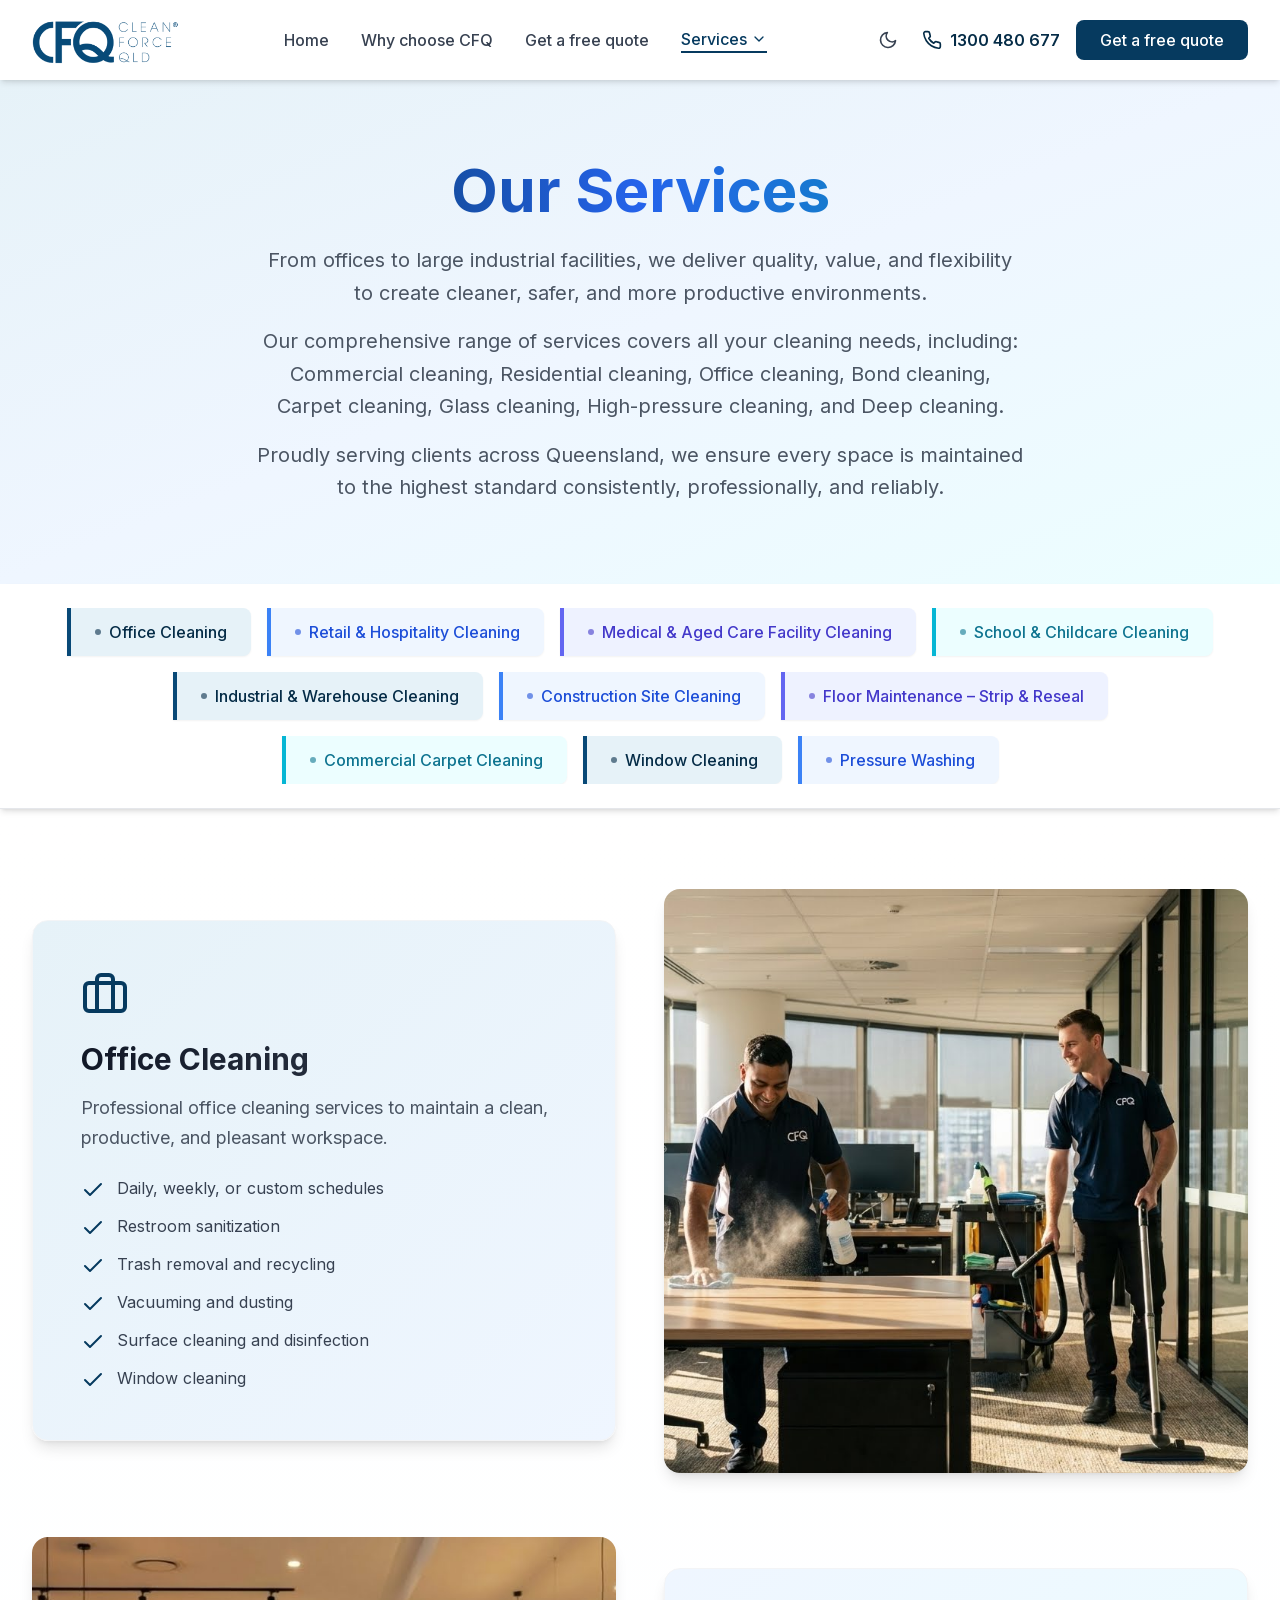
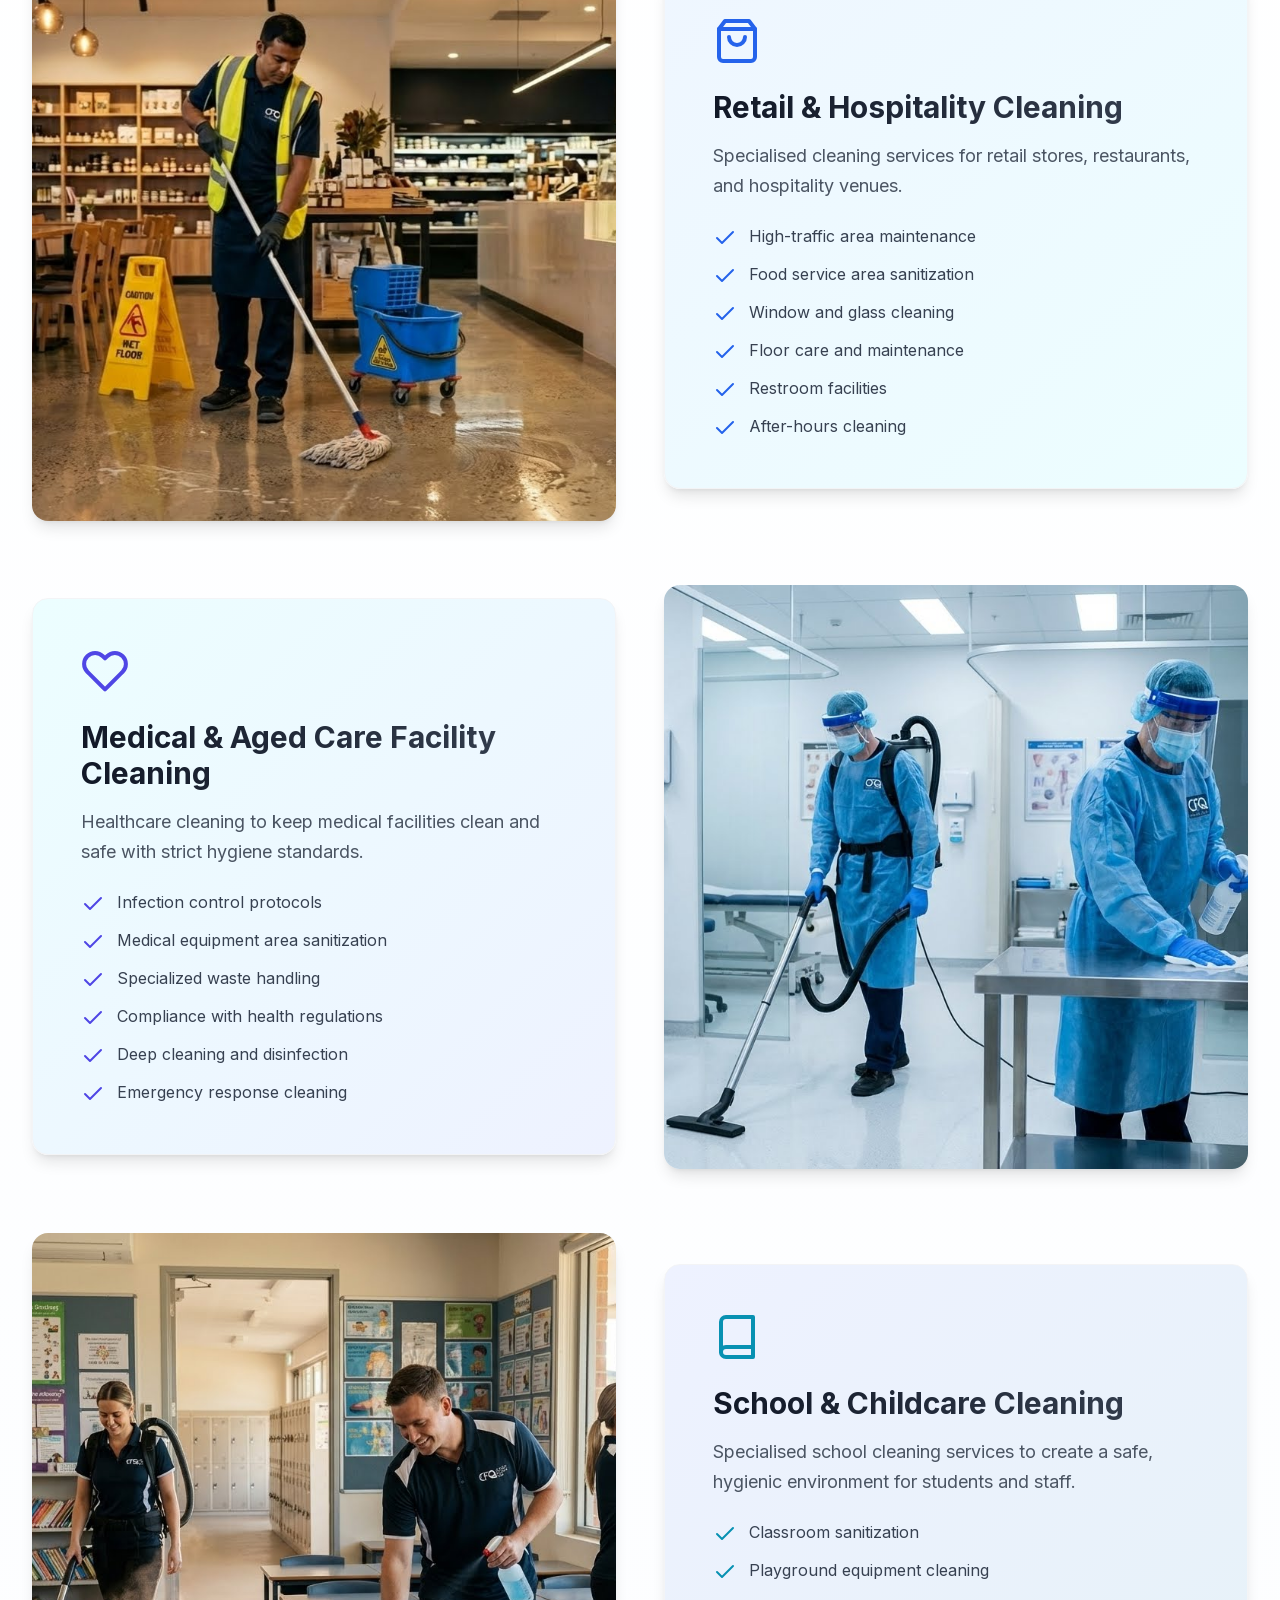
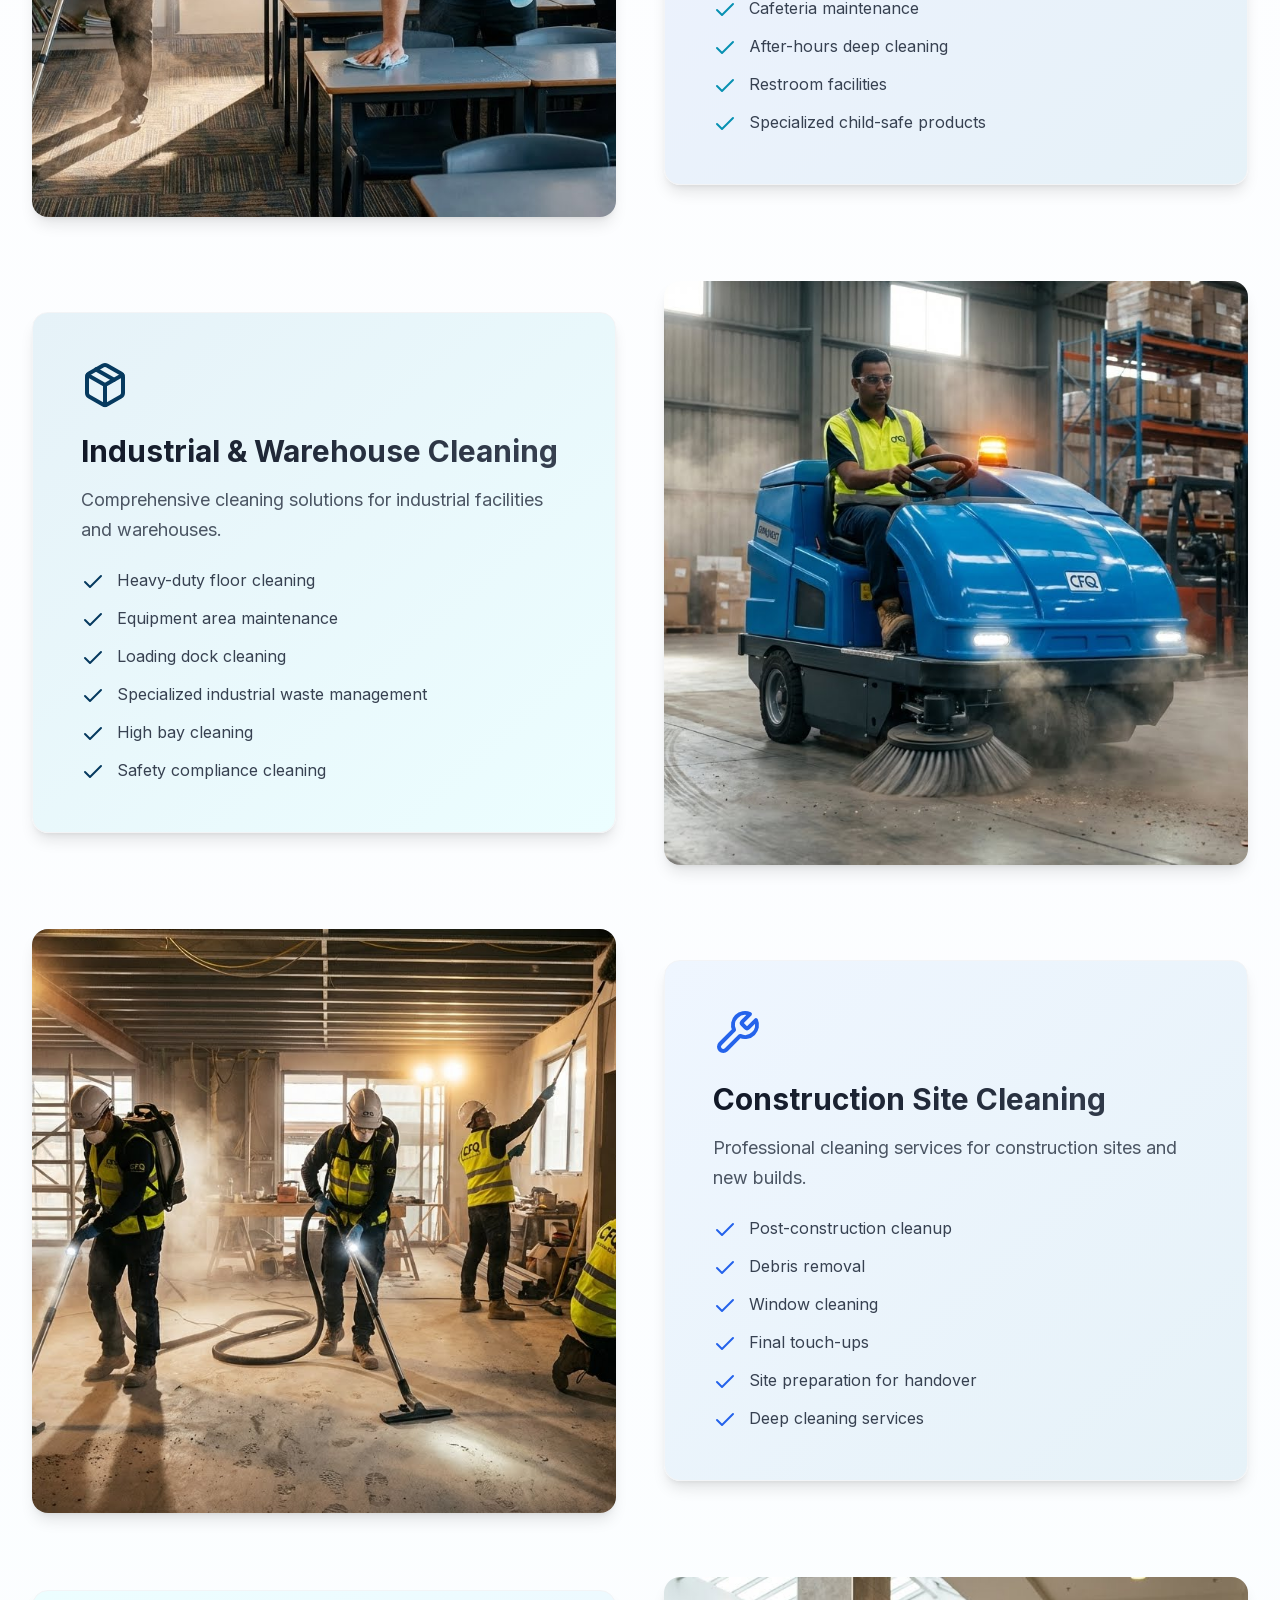
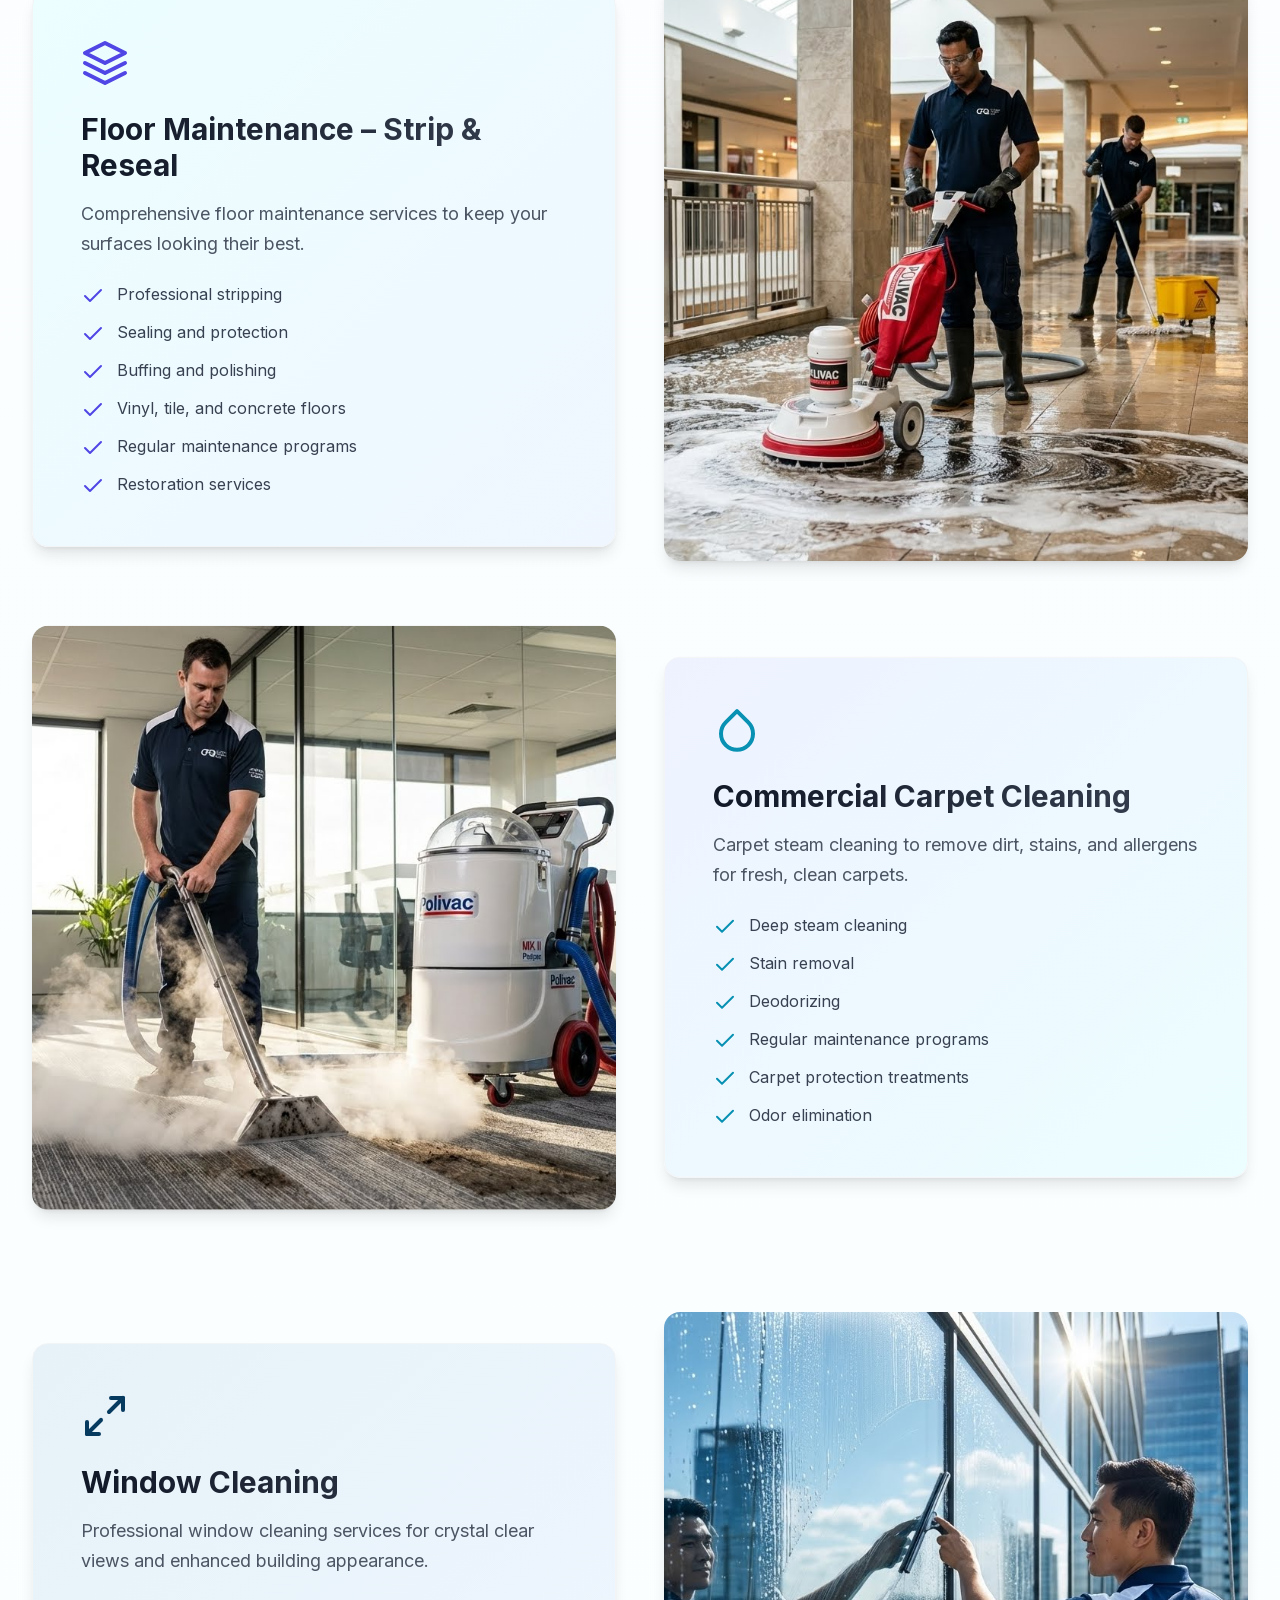
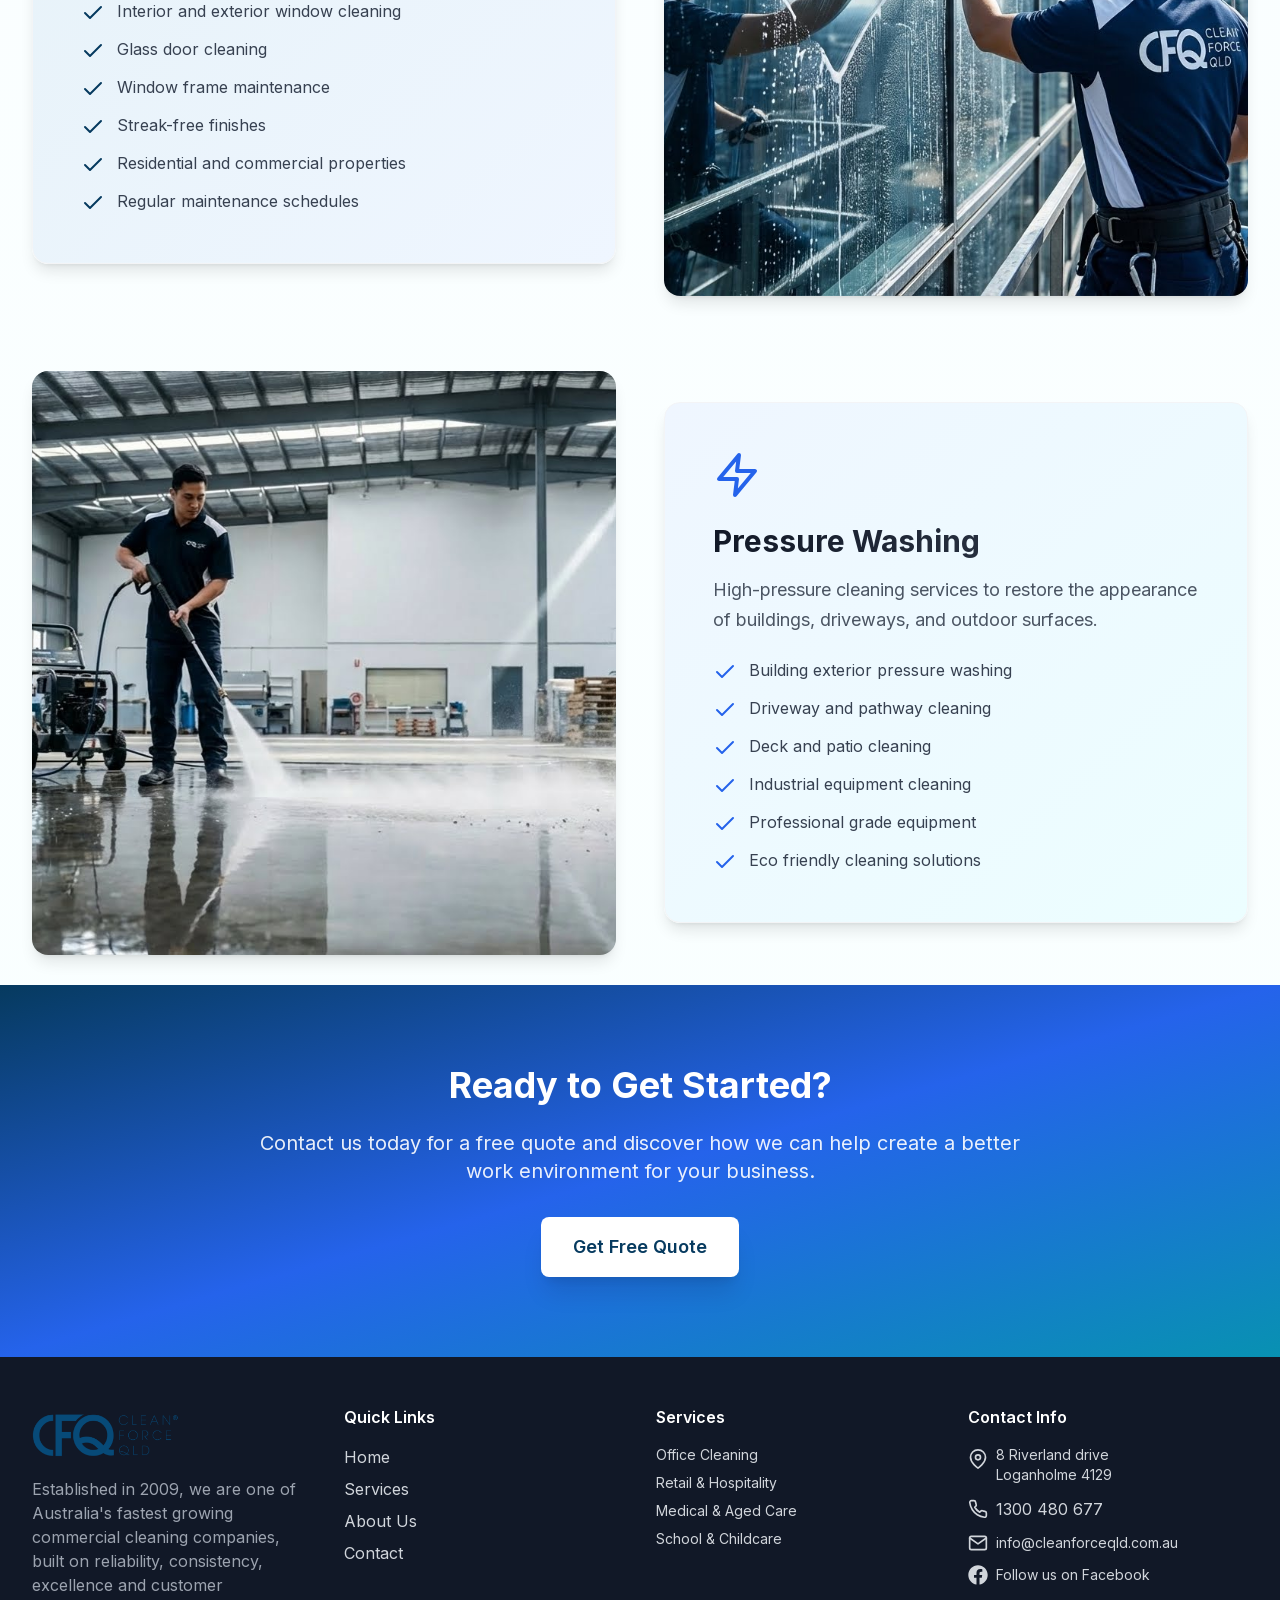
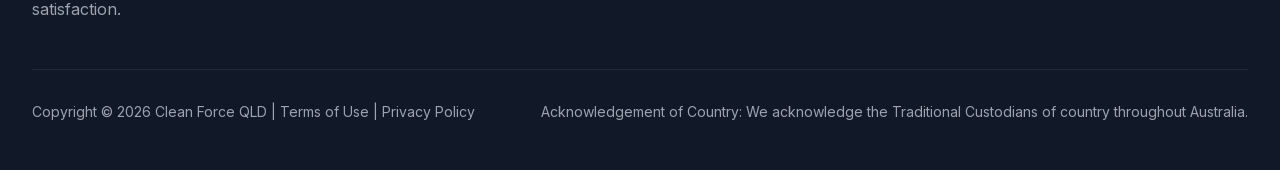
<file: services/index.html>
<!DOCTYPE html><html lang="en-AU"><head><meta charSet="utf-8"/><meta name="viewport" content="width=device-width, initial-scale=1"/><link rel="preload" href="/_next/static/media/e4af272ccee01ff0-s.p.woff2" as="font" crossorigin="" type="font/woff2"/><link rel="preload" as="image" href="https://www.facebook.com/tr?id=960561993504289&amp;ev=PageView&amp;noscript=1"/><link rel="preload" as="image" href="/logo_blue.PNG" fetchPriority="high"/><link rel="stylesheet" href="/_next/static/css/7bb3aab9de3c63dc.css" data-precedence="next"/><link rel="preload" as="script" fetchPriority="low" href="/_next/static/chunks/webpack-41a9ee0a1d65a3d2.js"/><script src="/_next/static/chunks/fd9d1056-b11b2651f33aae7f.js" async=""></script><script src="/_next/static/chunks/117-c69a8044fb9e6347.js" async=""></script><script src="/_next/static/chunks/main-app-df3c10fe8b6a8cde.js" async=""></script><script src="/_next/static/chunks/429-357a0337f633ed08.js" async=""></script><script src="/_next/static/chunks/878-8ae6e2e3130be886.js" async=""></script><script src="/_next/static/chunks/972-1f7dbbf5fdc9439d.js" async=""></script><script src="/_next/static/chunks/app/services/page-94db9f501a523667.js" async=""></script><script src="/_next/static/chunks/a63740d3-6f5450b11e9d67a3.js" async=""></script><script src="/_next/static/chunks/651-4f5ca8e8bae1164a.js" async=""></script><script src="/_next/static/chunks/app/layout-76db9e1a530efdf0.js" async=""></script><script src="/_next/static/chunks/app/loading-48d14cbad5e95559.js" async=""></script><link rel="icon" href="/Logo_black.png" type="image/png"/><link rel="shortcut icon" href="/Logo_black.png" type="image/png"/><link rel="apple-touch-icon" href="/Logo_black.png"/><title>Our Cleaning Services Queensland | Office, Commercial, Residential &amp; More | Clean Force QLD</title><meta name="description" content="Comprehensive cleaning services in Queensland: office cleaning, commercial cleaning, residential cleaning, bond cleaning, carpet cleaning, deep cleaning, construction site cleaning, and more. Serving Brisbane, Gold Coast, Sunshine Coast."/><meta name="author" content="Clean Force QLD"/><meta name="keywords" content="office cleaning services,commercial cleaning services,residential cleaning services,carpet cleaning Queensland,deep cleaning Queensland,construction site cleaning,floor maintenance services,NDIS cleaning services,move-out cleaning,move-in cleaning"/><meta name="creator" content="Clean Force QLD"/><meta name="publisher" content="Clean Force QLD"/><meta name="robots" content="index, follow"/><meta name="googlebot" content="index, follow, max-video-preview:-1, max-image-preview:large, max-snippet:-1"/><meta name="format-detection" content="telephone=no, address=no, email=no"/><meta property="og:title" content="Our Cleaning Services Queensland | Clean Force QLD"/><meta property="og:description" content="Comprehensive cleaning services in Queensland: office, commercial, residential, bond cleaning, carpet cleaning, and more."/><meta property="og:url" content="https://cleanforceqld.com.au/services"/><meta property="og:image" content="https://www.cleanforceqld.com.au/office_cleaning.jpg"/><meta name="twitter:card" content="summary_large_image"/><meta name="twitter:title" content="Clean Force QLD - Professional Cleaning Services Queensland"/><meta name="twitter:description" content="Professional cleaning services in Queensland. Licensed, insured cleaners for commercial, residential, office, bond cleaning Brisbane, Gold Coast."/><meta name="twitter:image" content="https://www.cleanforceqld.com.au/about-team.jpg"/><link rel="icon" href="/icon.jpg?94f935adac7c4777" type="image/jpeg" sizes="1000x1000"/><meta name="next-size-adjust"/><script>
              (function() {
                try {
                  var darkMode = localStorage.getItem('darkMode');
                  if (darkMode === 'true' || (!darkMode && window.matchMedia('(prefers-color-scheme: dark)').matches)) {
                    document.documentElement.classList.add('dark');
                  }
                } catch (e) {}
                
                // Set favicon with basePath - detect from current location
                (function setFavicon() {
                  var hostname = window.location.hostname;
                  var pathname = window.location.pathname;
                  var basePath = '';
                  
                  // Method 1: Check if we're on GitHub Pages (pasindu0707.github.io)
                  if (hostname.includes('github.io')) {
                    // Extract basePath from pathname (e.g., /cleanforceqld-deploy/)
                    var pathSegments = pathname.split('/').filter(function(s) { return s; });
                    if (pathSegments.length > 0 && pathSegments[0] !== '') {
                      basePath = '/' + pathSegments[0];
                    }
                  }
                  // Method 2: Check base tag (Next.js sets this)
                  else {
                    var baseTag = document.querySelector('base');
                    if (baseTag && baseTag.getAttribute('href')) {
                      var baseHref = baseTag.getAttribute('href');
                      if (baseHref && baseHref !== '/' && !baseHref.startsWith('http')) {
                        basePath = baseHref.replace(//$/, '');
                      }
                    }
                  }
                  
                  // Always update favicon (even if basePath is empty, it will use /Logo_black.png)
                  var faviconPath = basePath + '/Logo_black.png';
                  
                  // Function to create/update favicon link
                  function updateFavicon(rel, type) {
                    // Remove existing links with same rel
                    var existing = document.querySelectorAll('link[rel="' + rel + '"]');
                    existing.forEach(function(link) { link.remove(); });
                    
                    // Create new link
                    var link = document.createElement('link');
                    link.rel = rel;
                    if (type) link.type = type;
                    link.href = faviconPath;
                    document.head.appendChild(link);
                  }
                  
                  // Update favicon links immediately
                  updateFavicon('icon', 'image/jpeg');
                  updateFavicon('shortcut icon', 'image/jpeg');
                  updateFavicon('apple-touch-icon');
                })();
              })();
            </script><script src="/_next/static/chunks/polyfills-42372ed130431b0a.js" noModule=""></script></head><body class="__className_f367f3"><noscript><img height="1" width="1" style="display:none" src="https://www.facebook.com/tr?id=960561993504289&amp;ev=PageView&amp;noscript=1" alt=""/></noscript><script type="application/ld+json">{"@context":"https://schema.org","@type":"LocalBusiness","@id":"https://cleanforceqld.com.au/#organization","name":"Clean Force QLD","alternateName":"CFQ Cleaning Group","url":"https://cleanforceqld.com.au","logo":"https://cleanforceqld.com.au/logo_blue.PNG","image":"https://cleanforceqld.com.au/hero-main.jpeg","description":"Professional cleaning services in Queensland. Licensed, insured cleaners for commercial, residential, office, bond cleaning Brisbane, Gold Coast, Sunshine Coast. 15+ years experience, 300+ happy clients.","address":{"@type":"PostalAddress","streetAddress":"8 Riverland drive","addressLocality":"Loganholme","addressRegion":"QLD","postalCode":"4129","addressCountry":"AU"},"geo":{"@type":"GeoCoordinates","latitude":"-27.6875","longitude":"153.1931"},"telephone":"1300480677","email":"info@cleanforceqld.com.au","priceRange":"$$","openingHoursSpecification":[{"@type":"OpeningHoursSpecification","dayOfWeek":["Monday","Tuesday","Wednesday","Thursday","Friday"],"opens":"00:00","closes":"23:59"},{"@type":"OpeningHoursSpecification","dayOfWeek":["Saturday","Sunday"],"opens":"05:00","closes":"17:00"}],"areaServed":[{"@type":"City","name":"Brisbane"},{"@type":"City","name":"Gold Coast"},{"@type":"City","name":"Sunshine Coast"},{"@type":"City","name":"Townsville"},{"@type":"City","name":"Cairns"},{"@type":"City","name":"Toowoomba"},{"@type":"City","name":"Ipswich"},{"@type":"State","name":"Queensland"}],"hasOfferCatalog":{"@type":"OfferCatalog","name":"Cleaning Services","itemListElement":[{"@type":"Offer","itemOffered":{"@type":"Service","name":"Office Cleaning Services","description":"Professional office cleaning services in Queensland"}},{"@type":"Offer","itemOffered":{"@type":"Service","name":"Commercial Cleaning Services","description":"Commercial cleaning services across Queensland"}},{"@type":"Offer","itemOffered":{"@type":"Service","name":"Residential Cleaning Services","description":"House cleaning services in Queensland"}},{"@type":"Offer","itemOffered":{"@type":"Service","name":"Bond Cleaning Services","description":"End of lease bond cleaning in Brisbane and Queensland"}},{"@type":"Offer","itemOffered":{"@type":"Service","name":"Carpet Cleaning Services","description":"Commercial carpet cleaning services in Queensland"}},{"@type":"Offer","itemOffered":{"@type":"Service","name":"Deep Cleaning Services","description":"Deep cleaning services for homes and offices in Queensland"}}]},"aggregateRating":{"@type":"AggregateRating","ratingValue":"5","reviewCount":"300","bestRating":"5","worstRating":"1"},"foundingDate":"2009","numberOfEmployees":{"@type":"QuantitativeValue","value":"100"}}</script><script type="application/ld+json">{"@context":"https://schema.org","@type":"WebSite","@id":"https://cleanforceqld.com.au/#website","url":"https://cleanforceqld.com.au","name":"Clean Force QLD","description":"Professional cleaning services in Queensland","publisher":{"@id":"https://cleanforceqld.com.au/#organization"},"potentialAction":{"@type":"SearchAction","target":{"@type":"EntryPoint","urlTemplate":"https://cleanforceqld.com.au/search?q={search_term_string}"},"query-input":"required name=search_term_string"}}</script><header class="bg-white dark:bg-gray-900 shadow-md fixed top-0 left-0 right-0 z-50 transition-colors duration-200"><div class="max-w-7xl mx-auto px-4 sm:px-6 lg:px-8"><div class="flex justify-between items-center h-20"><div class="flex-shrink-0"><a class="flex items-center" href="/"><img alt="Clean Force QLD Logo" fetchPriority="high" width="300" height="100" decoding="async" data-nimg="1" class="h-10 md:h-12 lg:h-14 w-auto" style="color:transparent" src="/logo_blue.PNG"/></a></div><nav class="hidden md:flex space-x-8 items-center"><a class="font-medium transition-colors text-gray-700 dark:text-gray-300 hover:text-primary-600 dark:hover:text-primary-400" href="/">Home</a><a class="font-medium transition-colors text-gray-700 dark:text-gray-300 hover:text-primary-600 dark:hover:text-primary-400" href="/about/">Why choose CFQ</a><a class="font-medium transition-colors text-gray-700 dark:text-gray-300 hover:text-primary-600 dark:hover:text-primary-400" href="/contact/">Get a free quote</a><div class="relative"><button class="font-medium transition-colors flex items-center space-x-1 text-primary-600 dark:text-primary-400 border-b-2 border-primary-600 dark:border-primary-400"><span>Services</span><svg stroke="currentColor" fill="none" stroke-width="2" viewBox="0 0 24 24" stroke-linecap="round" stroke-linejoin="round" class="w-4 h-4 transition-transform " height="1em" width="1em" xmlns="http://www.w3.org/2000/svg"><polyline points="6 9 12 15 18 9"></polyline></svg></button></div></nav><div class="hidden md:flex items-center space-x-4"><button class="p-2 rounded-lg text-gray-700 dark:text-gray-300 hover:bg-gray-100 dark:hover:bg-gray-800 transition-colors" aria-label="Toggle dark mode"><svg stroke="currentColor" fill="none" stroke-width="2" viewBox="0 0 24 24" stroke-linecap="round" stroke-linejoin="round" class="w-5 h-5" height="1em" width="1em" xmlns="http://www.w3.org/2000/svg"><path d="M21 12.79A9 9 0 1 1 11.21 3 7 7 0 0 0 21 12.79z"></path></svg></button><a href="tel:1300480677" class="flex items-center space-x-2 text-primary-700 dark:text-primary-400 hover:text-primary-800 dark:hover:text-primary-300 font-semibold"><svg stroke="currentColor" fill="none" stroke-width="2" viewBox="0 0 24 24" stroke-linecap="round" stroke-linejoin="round" class="w-5 h-5" height="1em" width="1em" xmlns="http://www.w3.org/2000/svg"><path d="M22 16.92v3a2 2 0 0 1-2.18 2 19.79 19.79 0 0 1-8.63-3.07 19.5 19.5 0 0 1-6-6 19.79 19.79 0 0 1-3.07-8.67A2 2 0 0 1 4.11 2h3a2 2 0 0 1 2 1.72 12.84 12.84 0 0 0 .7 2.81 2 2 0 0 1-.45 2.11L8.09 9.91a16 16 0 0 0 6 6l1.27-1.27a2 2 0 0 1 2.11-.45 12.84 12.84 0 0 0 2.81.7A2 2 0 0 1 22 16.92z"></path></svg><span>1300 480 677</span></a><a class="bg-primary-600 dark:bg-primary-500 text-white px-6 py-2 rounded-lg hover:bg-primary-700 dark:hover:bg-primary-600 transition-colors font-medium" href="/contact/">Get a free quote</a></div><div class="md:hidden flex items-center space-x-2"><button class="p-2 rounded-lg text-gray-700 dark:text-gray-300 hover:bg-gray-100 dark:hover:bg-gray-800 transition-colors" aria-label="Toggle dark mode"><svg stroke="currentColor" fill="none" stroke-width="2" viewBox="0 0 24 24" stroke-linecap="round" stroke-linejoin="round" class="w-5 h-5" height="1em" width="1em" xmlns="http://www.w3.org/2000/svg"><path d="M21 12.79A9 9 0 1 1 11.21 3 7 7 0 0 0 21 12.79z"></path></svg></button><button class="p-2" aria-label="Toggle menu"><svg stroke="currentColor" fill="none" stroke-width="2" viewBox="0 0 24 24" stroke-linecap="round" stroke-linejoin="round" class="w-6 h-6 text-gray-700 dark:text-gray-300" height="1em" width="1em" xmlns="http://www.w3.org/2000/svg"><line x1="3" y1="12" x2="21" y2="12"></line><line x1="3" y1="6" x2="21" y2="6"></line><line x1="3" y1="18" x2="21" y2="18"></line></svg></button></div></div></div></header><main class="pt-20"><!--$--><div class="min-h-screen"><section class="bg-gradient-to-br from-primary-50 via-secondary-50 to-accent-50 dark:from-gray-900 dark:via-gray-800 dark:to-gray-900 py-20 transition-colors duration-200"><div class="max-w-7xl mx-auto px-4 sm:px-6 lg:px-8"><div class="" style="opacity:0;transform:translateX(0px) translateY(50px) translateZ(0)"><div class="text-center max-w-3xl mx-auto"><h1 class="text-4xl md:text-5xl lg:text-6xl font-bold bg-gradient-to-r from-primary-600 via-secondary-600 to-accent-600 bg-clip-text text-transparent mb-6">Our Services</h1><div class="text-xl text-gray-600 dark:text-gray-300 leading-relaxed"><p class="mb-4">From offices to large industrial facilities, we deliver quality, value, and flexibility to create cleaner, safer, and more productive environments.</p><p class="mb-4">Our comprehensive range of services covers all your cleaning needs, including: Commercial cleaning, Residential cleaning, Office cleaning, Bond cleaning, Carpet cleaning, Glass cleaning, High-pressure cleaning, and Deep cleaning.</p><p>Proudly serving clients across Queensland, we ensure every space is maintained to the highest standard consistently, professionally, and reliably.</p></div></div></div></div></section><section class="sticky top-20 z-40 bg-white/95 dark:bg-gray-900/95 backdrop-blur-md shadow-md border-b border-gray-200 dark:border-gray-700 py-6 transition-colors duration-200"><div class="max-w-7xl mx-auto px-4 sm:px-6 lg:px-8"><div class="overflow-x-auto scrollbar-hide"><nav class="flex flex-wrap justify-center gap-3 md:gap-4"><a href="#office-cleaning" class="group flex-shrink-0 px-4 md:px-6 py-3 md:py-3 min-h-[44px] min-w-[120px] bg-primary-50 text-primary-700 border-l-4 border-primary-500 hover:bg-primary-100 active:bg-primary-200 rounded-r-lg transition-all duration-300 font-medium text-sm md:text-base whitespace-nowrap shadow-sm hover:shadow-md active:shadow-lg hover:translate-x-1 active:translate-x-0 transform touch-manipulation cursor-pointer" style="-webkit-tap-highlight-color:transparent"><span class="flex items-center space-x-2"><span class="w-1.5 h-1.5 rounded-full bg-current opacity-60 group-hover:opacity-100 group-active:opacity-100 transition-opacity"></span><span>Office Cleaning</span></span></a><a href="#retail-hospitality" class="group flex-shrink-0 px-4 md:px-6 py-3 md:py-3 min-h-[44px] min-w-[120px] bg-secondary-50 text-secondary-700 border-l-4 border-secondary-500 hover:bg-secondary-100 active:bg-secondary-200 rounded-r-lg transition-all duration-300 font-medium text-sm md:text-base whitespace-nowrap shadow-sm hover:shadow-md active:shadow-lg hover:translate-x-1 active:translate-x-0 transform touch-manipulation cursor-pointer" style="-webkit-tap-highlight-color:transparent"><span class="flex items-center space-x-2"><span class="w-1.5 h-1.5 rounded-full bg-current opacity-60 group-hover:opacity-100 group-active:opacity-100 transition-opacity"></span><span>Retail &amp; Hospitality Cleaning</span></span></a><a href="#medical-aged-care" class="group flex-shrink-0 px-4 md:px-6 py-3 md:py-3 min-h-[44px] min-w-[120px] bg-purple-50 text-purple-700 border-l-4 border-purple-500 hover:bg-purple-100 active:bg-purple-200 rounded-r-lg transition-all duration-300 font-medium text-sm md:text-base whitespace-nowrap shadow-sm hover:shadow-md active:shadow-lg hover:translate-x-1 active:translate-x-0 transform touch-manipulation cursor-pointer" style="-webkit-tap-highlight-color:transparent"><span class="flex items-center space-x-2"><span class="w-1.5 h-1.5 rounded-full bg-current opacity-60 group-hover:opacity-100 group-active:opacity-100 transition-opacity"></span><span>Medical &amp; Aged Care Facility Cleaning</span></span></a><a href="#school-childcare" class="group flex-shrink-0 px-4 md:px-6 py-3 md:py-3 min-h-[44px] min-w-[120px] bg-accent-50 text-accent-700 border-l-4 border-accent-500 hover:bg-accent-100 active:bg-accent-200 rounded-r-lg transition-all duration-300 font-medium text-sm md:text-base whitespace-nowrap shadow-sm hover:shadow-md active:shadow-lg hover:translate-x-1 active:translate-x-0 transform touch-manipulation cursor-pointer" style="-webkit-tap-highlight-color:transparent"><span class="flex items-center space-x-2"><span class="w-1.5 h-1.5 rounded-full bg-current opacity-60 group-hover:opacity-100 group-active:opacity-100 transition-opacity"></span><span>School &amp; Childcare Cleaning</span></span></a><a href="#industrial-warehouse" class="group flex-shrink-0 px-4 md:px-6 py-3 md:py-3 min-h-[44px] min-w-[120px] bg-primary-50 text-primary-700 border-l-4 border-primary-500 hover:bg-primary-100 active:bg-primary-200 rounded-r-lg transition-all duration-300 font-medium text-sm md:text-base whitespace-nowrap shadow-sm hover:shadow-md active:shadow-lg hover:translate-x-1 active:translate-x-0 transform touch-manipulation cursor-pointer" style="-webkit-tap-highlight-color:transparent"><span class="flex items-center space-x-2"><span class="w-1.5 h-1.5 rounded-full bg-current opacity-60 group-hover:opacity-100 group-active:opacity-100 transition-opacity"></span><span>Industrial &amp; Warehouse Cleaning</span></span></a><a href="#construction-site" class="group flex-shrink-0 px-4 md:px-6 py-3 md:py-3 min-h-[44px] min-w-[120px] bg-secondary-50 text-secondary-700 border-l-4 border-secondary-500 hover:bg-secondary-100 active:bg-secondary-200 rounded-r-lg transition-all duration-300 font-medium text-sm md:text-base whitespace-nowrap shadow-sm hover:shadow-md active:shadow-lg hover:translate-x-1 active:translate-x-0 transform touch-manipulation cursor-pointer" style="-webkit-tap-highlight-color:transparent"><span class="flex items-center space-x-2"><span class="w-1.5 h-1.5 rounded-full bg-current opacity-60 group-hover:opacity-100 group-active:opacity-100 transition-opacity"></span><span>Construction Site Cleaning</span></span></a><a href="#floor-maintenance" class="group flex-shrink-0 px-4 md:px-6 py-3 md:py-3 min-h-[44px] min-w-[120px] bg-purple-50 text-purple-700 border-l-4 border-purple-500 hover:bg-purple-100 active:bg-purple-200 rounded-r-lg transition-all duration-300 font-medium text-sm md:text-base whitespace-nowrap shadow-sm hover:shadow-md active:shadow-lg hover:translate-x-1 active:translate-x-0 transform touch-manipulation cursor-pointer" style="-webkit-tap-highlight-color:transparent"><span class="flex items-center space-x-2"><span class="w-1.5 h-1.5 rounded-full bg-current opacity-60 group-hover:opacity-100 group-active:opacity-100 transition-opacity"></span><span>Floor Maintenance – Strip &amp; Reseal</span></span></a><a href="#carpet-cleaning" class="group flex-shrink-0 px-4 md:px-6 py-3 md:py-3 min-h-[44px] min-w-[120px] bg-accent-50 text-accent-700 border-l-4 border-accent-500 hover:bg-accent-100 active:bg-accent-200 rounded-r-lg transition-all duration-300 font-medium text-sm md:text-base whitespace-nowrap shadow-sm hover:shadow-md active:shadow-lg hover:translate-x-1 active:translate-x-0 transform touch-manipulation cursor-pointer" style="-webkit-tap-highlight-color:transparent"><span class="flex items-center space-x-2"><span class="w-1.5 h-1.5 rounded-full bg-current opacity-60 group-hover:opacity-100 group-active:opacity-100 transition-opacity"></span><span>Commercial Carpet Cleaning</span></span></a><a href="#window-cleaning" class="group flex-shrink-0 px-4 md:px-6 py-3 md:py-3 min-h-[44px] min-w-[120px] bg-primary-50 text-primary-700 border-l-4 border-primary-500 hover:bg-primary-100 active:bg-primary-200 rounded-r-lg transition-all duration-300 font-medium text-sm md:text-base whitespace-nowrap shadow-sm hover:shadow-md active:shadow-lg hover:translate-x-1 active:translate-x-0 transform touch-manipulation cursor-pointer" style="-webkit-tap-highlight-color:transparent"><span class="flex items-center space-x-2"><span class="w-1.5 h-1.5 rounded-full bg-current opacity-60 group-hover:opacity-100 group-active:opacity-100 transition-opacity"></span><span>Window Cleaning</span></span></a><a href="#pressure-washing" class="group flex-shrink-0 px-4 md:px-6 py-3 md:py-3 min-h-[44px] min-w-[120px] bg-secondary-50 text-secondary-700 border-l-4 border-secondary-500 hover:bg-secondary-100 active:bg-secondary-200 rounded-r-lg transition-all duration-300 font-medium text-sm md:text-base whitespace-nowrap shadow-sm hover:shadow-md active:shadow-lg hover:translate-x-1 active:translate-x-0 transform touch-manipulation cursor-pointer" style="-webkit-tap-highlight-color:transparent"><span class="flex items-center space-x-2"><span class="w-1.5 h-1.5 rounded-full bg-current opacity-60 group-hover:opacity-100 group-active:opacity-100 transition-opacity"></span><span>Pressure Washing</span></span></a></nav></div></div></section><section class="py-20 bg-gradient-to-b from-white via-primary-50/30 via-secondary-50/20 to-accent-50/30 dark:from-gray-900 dark:via-gray-800/30 dark:to-gray-900 transition-colors duration-200"><div class="max-w-7xl mx-auto px-4 sm:px-6 lg:px-8"><div class="space-y-16"><div class="" style="opacity:0;transform:translateX(0px) translateY(50px) translateZ(0)"><div id="office-cleaning" class="grid lg:grid-cols-2 gap-12 items-center scroll-mt-24 "><div class=" bg-gradient-to-br from-primary-50 to-secondary-50 dark:from-gray-800 dark:to-gray-800 rounded-2xl p-8 lg:p-12 shadow-lg border border-gray-100 dark:border-gray-700"><div class="mb-6 text-primary-600 dark:text-primary-400"><svg stroke="currentColor" fill="none" stroke-width="2" viewBox="0 0 24 24" stroke-linecap="round" stroke-linejoin="round" class="w-12 h-12" height="1em" width="1em" xmlns="http://www.w3.org/2000/svg"><rect x="2" y="7" width="20" height="14" rx="2" ry="2"></rect><path d="M16 21V5a2 2 0 0 0-2-2h-4a2 2 0 0 0-2 2v16"></path></svg></div><h2 class="text-3xl font-bold bg-gradient-to-r from-gray-900 to-gray-700 dark:from-white dark:to-gray-300 bg-clip-text text-transparent mb-4">Office Cleaning</h2><p class="text-lg text-gray-600 dark:text-gray-300 mb-6 leading-relaxed">Professional office cleaning services to maintain a clean, productive, and pleasant workspace.</p><ul class="space-y-3"><li class="flex items-start space-x-3"><svg stroke="currentColor" fill="none" stroke-width="2" viewBox="0 0 24 24" stroke-linecap="round" stroke-linejoin="round" class="w-6 h-6 text-primary-600 dark:text-primary-400 flex-shrink-0 mt-0.5" height="1em" width="1em" xmlns="http://www.w3.org/2000/svg"><polyline points="20 6 9 17 4 12"></polyline></svg><span class="text-gray-700 dark:text-gray-200">Daily, weekly, or custom schedules</span></li><li class="flex items-start space-x-3"><svg stroke="currentColor" fill="none" stroke-width="2" viewBox="0 0 24 24" stroke-linecap="round" stroke-linejoin="round" class="w-6 h-6 text-primary-600 dark:text-primary-400 flex-shrink-0 mt-0.5" height="1em" width="1em" xmlns="http://www.w3.org/2000/svg"><polyline points="20 6 9 17 4 12"></polyline></svg><span class="text-gray-700 dark:text-gray-200">Restroom sanitization</span></li><li class="flex items-start space-x-3"><svg stroke="currentColor" fill="none" stroke-width="2" viewBox="0 0 24 24" stroke-linecap="round" stroke-linejoin="round" class="w-6 h-6 text-primary-600 dark:text-primary-400 flex-shrink-0 mt-0.5" height="1em" width="1em" xmlns="http://www.w3.org/2000/svg"><polyline points="20 6 9 17 4 12"></polyline></svg><span class="text-gray-700 dark:text-gray-200">Trash removal and recycling</span></li><li class="flex items-start space-x-3"><svg stroke="currentColor" fill="none" stroke-width="2" viewBox="0 0 24 24" stroke-linecap="round" stroke-linejoin="round" class="w-6 h-6 text-primary-600 dark:text-primary-400 flex-shrink-0 mt-0.5" height="1em" width="1em" xmlns="http://www.w3.org/2000/svg"><polyline points="20 6 9 17 4 12"></polyline></svg><span class="text-gray-700 dark:text-gray-200">Vacuuming and dusting</span></li><li class="flex items-start space-x-3"><svg stroke="currentColor" fill="none" stroke-width="2" viewBox="0 0 24 24" stroke-linecap="round" stroke-linejoin="round" class="w-6 h-6 text-primary-600 dark:text-primary-400 flex-shrink-0 mt-0.5" height="1em" width="1em" xmlns="http://www.w3.org/2000/svg"><polyline points="20 6 9 17 4 12"></polyline></svg><span class="text-gray-700 dark:text-gray-200">Surface cleaning and disinfection</span></li><li class="flex items-start space-x-3"><svg stroke="currentColor" fill="none" stroke-width="2" viewBox="0 0 24 24" stroke-linecap="round" stroke-linejoin="round" class="w-6 h-6 text-primary-600 dark:text-primary-400 flex-shrink-0 mt-0.5" height="1em" width="1em" xmlns="http://www.w3.org/2000/svg"><polyline points="20 6 9 17 4 12"></polyline></svg><span class="text-gray-700 dark:text-gray-200">Window cleaning</span></li></ul></div><div class=" relative rounded-2xl overflow-hidden shadow-lg aspect-square"><img alt="Office Cleaning" loading="lazy" decoding="async" data-nimg="fill" class="object-cover" style="position:absolute;height:100%;width:100%;left:0;top:0;right:0;bottom:0;color:transparent" src="/office_cleaning.jpg"/></div></div></div><div class="" style="opacity:0;transform:translateX(0px) translateY(50px) translateZ(0)"><div id="retail-hospitality" class="grid lg:grid-cols-2 gap-12 items-center scroll-mt-24 lg:flex-row-reverse"><div class="lg:order-2 bg-gradient-to-br from-secondary-50 to-accent-50 dark:from-gray-800 dark:to-gray-800 rounded-2xl p-8 lg:p-12 shadow-lg border border-gray-100 dark:border-gray-700"><div class="mb-6 text-secondary-600 dark:text-secondary-400"><svg stroke="currentColor" fill="none" stroke-width="2" viewBox="0 0 24 24" stroke-linecap="round" stroke-linejoin="round" class="w-12 h-12" height="1em" width="1em" xmlns="http://www.w3.org/2000/svg"><path d="M6 2L3 6v14a2 2 0 0 0 2 2h14a2 2 0 0 0 2-2V6l-3-4z"></path><line x1="3" y1="6" x2="21" y2="6"></line><path d="M16 10a4 4 0 0 1-8 0"></path></svg></div><h2 class="text-3xl font-bold bg-gradient-to-r from-gray-900 to-gray-700 dark:from-white dark:to-gray-300 bg-clip-text text-transparent mb-4">Retail &amp; Hospitality Cleaning</h2><p class="text-lg text-gray-600 dark:text-gray-300 mb-6 leading-relaxed">Specialised cleaning services for retail stores, restaurants, and hospitality venues.</p><ul class="space-y-3"><li class="flex items-start space-x-3"><svg stroke="currentColor" fill="none" stroke-width="2" viewBox="0 0 24 24" stroke-linecap="round" stroke-linejoin="round" class="w-6 h-6 text-secondary-600 dark:text-secondary-400 flex-shrink-0 mt-0.5" height="1em" width="1em" xmlns="http://www.w3.org/2000/svg"><polyline points="20 6 9 17 4 12"></polyline></svg><span class="text-gray-700 dark:text-gray-200">High-traffic area maintenance</span></li><li class="flex items-start space-x-3"><svg stroke="currentColor" fill="none" stroke-width="2" viewBox="0 0 24 24" stroke-linecap="round" stroke-linejoin="round" class="w-6 h-6 text-secondary-600 dark:text-secondary-400 flex-shrink-0 mt-0.5" height="1em" width="1em" xmlns="http://www.w3.org/2000/svg"><polyline points="20 6 9 17 4 12"></polyline></svg><span class="text-gray-700 dark:text-gray-200">Food service area sanitization</span></li><li class="flex items-start space-x-3"><svg stroke="currentColor" fill="none" stroke-width="2" viewBox="0 0 24 24" stroke-linecap="round" stroke-linejoin="round" class="w-6 h-6 text-secondary-600 dark:text-secondary-400 flex-shrink-0 mt-0.5" height="1em" width="1em" xmlns="http://www.w3.org/2000/svg"><polyline points="20 6 9 17 4 12"></polyline></svg><span class="text-gray-700 dark:text-gray-200">Window and glass cleaning</span></li><li class="flex items-start space-x-3"><svg stroke="currentColor" fill="none" stroke-width="2" viewBox="0 0 24 24" stroke-linecap="round" stroke-linejoin="round" class="w-6 h-6 text-secondary-600 dark:text-secondary-400 flex-shrink-0 mt-0.5" height="1em" width="1em" xmlns="http://www.w3.org/2000/svg"><polyline points="20 6 9 17 4 12"></polyline></svg><span class="text-gray-700 dark:text-gray-200">Floor care and maintenance</span></li><li class="flex items-start space-x-3"><svg stroke="currentColor" fill="none" stroke-width="2" viewBox="0 0 24 24" stroke-linecap="round" stroke-linejoin="round" class="w-6 h-6 text-secondary-600 dark:text-secondary-400 flex-shrink-0 mt-0.5" height="1em" width="1em" xmlns="http://www.w3.org/2000/svg"><polyline points="20 6 9 17 4 12"></polyline></svg><span class="text-gray-700 dark:text-gray-200">Restroom facilities</span></li><li class="flex items-start space-x-3"><svg stroke="currentColor" fill="none" stroke-width="2" viewBox="0 0 24 24" stroke-linecap="round" stroke-linejoin="round" class="w-6 h-6 text-secondary-600 dark:text-secondary-400 flex-shrink-0 mt-0.5" height="1em" width="1em" xmlns="http://www.w3.org/2000/svg"><polyline points="20 6 9 17 4 12"></polyline></svg><span class="text-gray-700 dark:text-gray-200">After-hours cleaning</span></li></ul></div><div class="lg:order-1 relative rounded-2xl overflow-hidden shadow-lg aspect-square"><img alt="Retail &amp; Hospitality Cleaning" loading="lazy" decoding="async" data-nimg="fill" class="object-cover" style="position:absolute;height:100%;width:100%;left:0;top:0;right:0;bottom:0;color:transparent" src="/retail.jpg"/></div></div></div><div class="" style="opacity:0;transform:translateX(0px) translateY(50px) translateZ(0)"><div id="medical-aged-care" class="grid lg:grid-cols-2 gap-12 items-center scroll-mt-24 "><div class=" bg-gradient-to-br from-accent-50 to-purple-50 dark:from-gray-800 dark:to-gray-800 rounded-2xl p-8 lg:p-12 shadow-lg border border-gray-100 dark:border-gray-700"><div class="mb-6 text-purple-600 dark:text-purple-400"><svg stroke="currentColor" fill="none" stroke-width="2" viewBox="0 0 24 24" stroke-linecap="round" stroke-linejoin="round" class="w-12 h-12" height="1em" width="1em" xmlns="http://www.w3.org/2000/svg"><path d="M20.84 4.61a5.5 5.5 0 0 0-7.78 0L12 5.67l-1.06-1.06a5.5 5.5 0 0 0-7.78 7.78l1.06 1.06L12 21.23l7.78-7.78 1.06-1.06a5.5 5.5 0 0 0 0-7.78z"></path></svg></div><h2 class="text-3xl font-bold bg-gradient-to-r from-gray-900 to-gray-700 dark:from-white dark:to-gray-300 bg-clip-text text-transparent mb-4">Medical &amp; Aged Care Facility Cleaning</h2><p class="text-lg text-gray-600 dark:text-gray-300 mb-6 leading-relaxed">Healthcare cleaning to keep medical facilities clean and safe with strict hygiene standards.</p><ul class="space-y-3"><li class="flex items-start space-x-3"><svg stroke="currentColor" fill="none" stroke-width="2" viewBox="0 0 24 24" stroke-linecap="round" stroke-linejoin="round" class="w-6 h-6 text-purple-600 dark:text-purple-400 flex-shrink-0 mt-0.5" height="1em" width="1em" xmlns="http://www.w3.org/2000/svg"><polyline points="20 6 9 17 4 12"></polyline></svg><span class="text-gray-700 dark:text-gray-200">Infection control protocols</span></li><li class="flex items-start space-x-3"><svg stroke="currentColor" fill="none" stroke-width="2" viewBox="0 0 24 24" stroke-linecap="round" stroke-linejoin="round" class="w-6 h-6 text-purple-600 dark:text-purple-400 flex-shrink-0 mt-0.5" height="1em" width="1em" xmlns="http://www.w3.org/2000/svg"><polyline points="20 6 9 17 4 12"></polyline></svg><span class="text-gray-700 dark:text-gray-200">Medical equipment area sanitization</span></li><li class="flex items-start space-x-3"><svg stroke="currentColor" fill="none" stroke-width="2" viewBox="0 0 24 24" stroke-linecap="round" stroke-linejoin="round" class="w-6 h-6 text-purple-600 dark:text-purple-400 flex-shrink-0 mt-0.5" height="1em" width="1em" xmlns="http://www.w3.org/2000/svg"><polyline points="20 6 9 17 4 12"></polyline></svg><span class="text-gray-700 dark:text-gray-200">Specialized waste handling</span></li><li class="flex items-start space-x-3"><svg stroke="currentColor" fill="none" stroke-width="2" viewBox="0 0 24 24" stroke-linecap="round" stroke-linejoin="round" class="w-6 h-6 text-purple-600 dark:text-purple-400 flex-shrink-0 mt-0.5" height="1em" width="1em" xmlns="http://www.w3.org/2000/svg"><polyline points="20 6 9 17 4 12"></polyline></svg><span class="text-gray-700 dark:text-gray-200">Compliance with health regulations</span></li><li class="flex items-start space-x-3"><svg stroke="currentColor" fill="none" stroke-width="2" viewBox="0 0 24 24" stroke-linecap="round" stroke-linejoin="round" class="w-6 h-6 text-purple-600 dark:text-purple-400 flex-shrink-0 mt-0.5" height="1em" width="1em" xmlns="http://www.w3.org/2000/svg"><polyline points="20 6 9 17 4 12"></polyline></svg><span class="text-gray-700 dark:text-gray-200">Deep cleaning and disinfection</span></li><li class="flex items-start space-x-3"><svg stroke="currentColor" fill="none" stroke-width="2" viewBox="0 0 24 24" stroke-linecap="round" stroke-linejoin="round" class="w-6 h-6 text-purple-600 dark:text-purple-400 flex-shrink-0 mt-0.5" height="1em" width="1em" xmlns="http://www.w3.org/2000/svg"><polyline points="20 6 9 17 4 12"></polyline></svg><span class="text-gray-700 dark:text-gray-200">Emergency response cleaning</span></li></ul></div><div class=" relative rounded-2xl overflow-hidden shadow-lg aspect-square"><img alt="Medical &amp; Aged Care Facility Cleaning" loading="lazy" decoding="async" data-nimg="fill" class="object-cover" style="position:absolute;height:100%;width:100%;left:0;top:0;right:0;bottom:0;color:transparent" src="/medical.jpg"/></div></div></div><div class="" style="opacity:0;transform:translateX(0px) translateY(50px) translateZ(0)"><div id="school-childcare" class="grid lg:grid-cols-2 gap-12 items-center scroll-mt-24 lg:flex-row-reverse"><div class="lg:order-2 bg-gradient-to-br from-purple-50 to-primary-50 dark:from-gray-800 dark:to-gray-800 rounded-2xl p-8 lg:p-12 shadow-lg border border-gray-100 dark:border-gray-700"><div class="mb-6 text-accent-600 dark:text-accent-400"><svg stroke="currentColor" fill="none" stroke-width="2" viewBox="0 0 24 24" stroke-linecap="round" stroke-linejoin="round" class="w-12 h-12" height="1em" width="1em" xmlns="http://www.w3.org/2000/svg"><path d="M4 19.5A2.5 2.5 0 0 1 6.5 17H20"></path><path d="M6.5 2H20v20H6.5A2.5 2.5 0 0 1 4 19.5v-15A2.5 2.5 0 0 1 6.5 2z"></path></svg></div><h2 class="text-3xl font-bold bg-gradient-to-r from-gray-900 to-gray-700 dark:from-white dark:to-gray-300 bg-clip-text text-transparent mb-4">School &amp; Childcare Cleaning</h2><p class="text-lg text-gray-600 dark:text-gray-300 mb-6 leading-relaxed">Specialised school cleaning services to create a safe, hygienic environment for students and staff.</p><ul class="space-y-3"><li class="flex items-start space-x-3"><svg stroke="currentColor" fill="none" stroke-width="2" viewBox="0 0 24 24" stroke-linecap="round" stroke-linejoin="round" class="w-6 h-6 text-accent-600 dark:text-accent-400 flex-shrink-0 mt-0.5" height="1em" width="1em" xmlns="http://www.w3.org/2000/svg"><polyline points="20 6 9 17 4 12"></polyline></svg><span class="text-gray-700 dark:text-gray-200">Classroom sanitization</span></li><li class="flex items-start space-x-3"><svg stroke="currentColor" fill="none" stroke-width="2" viewBox="0 0 24 24" stroke-linecap="round" stroke-linejoin="round" class="w-6 h-6 text-accent-600 dark:text-accent-400 flex-shrink-0 mt-0.5" height="1em" width="1em" xmlns="http://www.w3.org/2000/svg"><polyline points="20 6 9 17 4 12"></polyline></svg><span class="text-gray-700 dark:text-gray-200">Playground equipment cleaning</span></li><li class="flex items-start space-x-3"><svg stroke="currentColor" fill="none" stroke-width="2" viewBox="0 0 24 24" stroke-linecap="round" stroke-linejoin="round" class="w-6 h-6 text-accent-600 dark:text-accent-400 flex-shrink-0 mt-0.5" height="1em" width="1em" xmlns="http://www.w3.org/2000/svg"><polyline points="20 6 9 17 4 12"></polyline></svg><span class="text-gray-700 dark:text-gray-200">Cafeteria maintenance</span></li><li class="flex items-start space-x-3"><svg stroke="currentColor" fill="none" stroke-width="2" viewBox="0 0 24 24" stroke-linecap="round" stroke-linejoin="round" class="w-6 h-6 text-accent-600 dark:text-accent-400 flex-shrink-0 mt-0.5" height="1em" width="1em" xmlns="http://www.w3.org/2000/svg"><polyline points="20 6 9 17 4 12"></polyline></svg><span class="text-gray-700 dark:text-gray-200">After-hours deep cleaning</span></li><li class="flex items-start space-x-3"><svg stroke="currentColor" fill="none" stroke-width="2" viewBox="0 0 24 24" stroke-linecap="round" stroke-linejoin="round" class="w-6 h-6 text-accent-600 dark:text-accent-400 flex-shrink-0 mt-0.5" height="1em" width="1em" xmlns="http://www.w3.org/2000/svg"><polyline points="20 6 9 17 4 12"></polyline></svg><span class="text-gray-700 dark:text-gray-200">Restroom facilities</span></li><li class="flex items-start space-x-3"><svg stroke="currentColor" fill="none" stroke-width="2" viewBox="0 0 24 24" stroke-linecap="round" stroke-linejoin="round" class="w-6 h-6 text-accent-600 dark:text-accent-400 flex-shrink-0 mt-0.5" height="1em" width="1em" xmlns="http://www.w3.org/2000/svg"><polyline points="20 6 9 17 4 12"></polyline></svg><span class="text-gray-700 dark:text-gray-200">Specialized child-safe products</span></li></ul></div><div class="lg:order-1 relative rounded-2xl overflow-hidden shadow-lg aspect-square"><img alt="School &amp; Childcare Cleaning" loading="lazy" decoding="async" data-nimg="fill" class="object-cover" style="position:absolute;height:100%;width:100%;left:0;top:0;right:0;bottom:0;color:transparent" src="/school_cleaning.jpg"/></div></div></div><div class="" style="opacity:0;transform:translateX(0px) translateY(50px) translateZ(0)"><div id="industrial-warehouse" class="grid lg:grid-cols-2 gap-12 items-center scroll-mt-24 "><div class=" bg-gradient-to-br from-primary-50 to-accent-50 dark:from-gray-800 dark:to-gray-800 rounded-2xl p-8 lg:p-12 shadow-lg border border-gray-100 dark:border-gray-700"><div class="mb-6 text-primary-600 dark:text-primary-400"><svg stroke="currentColor" fill="none" stroke-width="2" viewBox="0 0 24 24" stroke-linecap="round" stroke-linejoin="round" class="w-12 h-12" height="1em" width="1em" xmlns="http://www.w3.org/2000/svg"><line x1="16.5" y1="9.4" x2="7.5" y2="4.21"></line><path d="M21 16V8a2 2 0 0 0-1-1.73l-7-4a2 2 0 0 0-2 0l-7 4A2 2 0 0 0 3 8v8a2 2 0 0 0 1 1.73l7 4a2 2 0 0 0 2 0l7-4A2 2 0 0 0 21 16z"></path><polyline points="3.27 6.96 12 12.01 20.73 6.96"></polyline><line x1="12" y1="22.08" x2="12" y2="12"></line></svg></div><h2 class="text-3xl font-bold bg-gradient-to-r from-gray-900 to-gray-700 dark:from-white dark:to-gray-300 bg-clip-text text-transparent mb-4">Industrial &amp; Warehouse Cleaning</h2><p class="text-lg text-gray-600 dark:text-gray-300 mb-6 leading-relaxed">Comprehensive cleaning solutions for industrial facilities and warehouses.</p><ul class="space-y-3"><li class="flex items-start space-x-3"><svg stroke="currentColor" fill="none" stroke-width="2" viewBox="0 0 24 24" stroke-linecap="round" stroke-linejoin="round" class="w-6 h-6 text-primary-600 dark:text-primary-400 flex-shrink-0 mt-0.5" height="1em" width="1em" xmlns="http://www.w3.org/2000/svg"><polyline points="20 6 9 17 4 12"></polyline></svg><span class="text-gray-700 dark:text-gray-200">Heavy-duty floor cleaning</span></li><li class="flex items-start space-x-3"><svg stroke="currentColor" fill="none" stroke-width="2" viewBox="0 0 24 24" stroke-linecap="round" stroke-linejoin="round" class="w-6 h-6 text-primary-600 dark:text-primary-400 flex-shrink-0 mt-0.5" height="1em" width="1em" xmlns="http://www.w3.org/2000/svg"><polyline points="20 6 9 17 4 12"></polyline></svg><span class="text-gray-700 dark:text-gray-200">Equipment area maintenance</span></li><li class="flex items-start space-x-3"><svg stroke="currentColor" fill="none" stroke-width="2" viewBox="0 0 24 24" stroke-linecap="round" stroke-linejoin="round" class="w-6 h-6 text-primary-600 dark:text-primary-400 flex-shrink-0 mt-0.5" height="1em" width="1em" xmlns="http://www.w3.org/2000/svg"><polyline points="20 6 9 17 4 12"></polyline></svg><span class="text-gray-700 dark:text-gray-200">Loading dock cleaning</span></li><li class="flex items-start space-x-3"><svg stroke="currentColor" fill="none" stroke-width="2" viewBox="0 0 24 24" stroke-linecap="round" stroke-linejoin="round" class="w-6 h-6 text-primary-600 dark:text-primary-400 flex-shrink-0 mt-0.5" height="1em" width="1em" xmlns="http://www.w3.org/2000/svg"><polyline points="20 6 9 17 4 12"></polyline></svg><span class="text-gray-700 dark:text-gray-200">Specialized industrial waste management</span></li><li class="flex items-start space-x-3"><svg stroke="currentColor" fill="none" stroke-width="2" viewBox="0 0 24 24" stroke-linecap="round" stroke-linejoin="round" class="w-6 h-6 text-primary-600 dark:text-primary-400 flex-shrink-0 mt-0.5" height="1em" width="1em" xmlns="http://www.w3.org/2000/svg"><polyline points="20 6 9 17 4 12"></polyline></svg><span class="text-gray-700 dark:text-gray-200">High bay cleaning</span></li><li class="flex items-start space-x-3"><svg stroke="currentColor" fill="none" stroke-width="2" viewBox="0 0 24 24" stroke-linecap="round" stroke-linejoin="round" class="w-6 h-6 text-primary-600 dark:text-primary-400 flex-shrink-0 mt-0.5" height="1em" width="1em" xmlns="http://www.w3.org/2000/svg"><polyline points="20 6 9 17 4 12"></polyline></svg><span class="text-gray-700 dark:text-gray-200">Safety compliance cleaning</span></li></ul></div><div class=" relative rounded-2xl overflow-hidden shadow-lg aspect-square"><img alt="Industrial &amp; Warehouse Cleaning" loading="lazy" decoding="async" data-nimg="fill" class="object-cover" style="position:absolute;height:100%;width:100%;left:0;top:0;right:0;bottom:0;color:transparent" src="/warehouse.jpg"/></div></div></div><div class="" style="opacity:0;transform:translateX(0px) translateY(50px) translateZ(0)"><div id="construction-site" class="grid lg:grid-cols-2 gap-12 items-center scroll-mt-24 lg:flex-row-reverse"><div class="lg:order-2 bg-gradient-to-br from-secondary-50 to-primary-50 dark:from-gray-800 dark:to-gray-800 rounded-2xl p-8 lg:p-12 shadow-lg border border-gray-100 dark:border-gray-700"><div class="mb-6 text-secondary-600 dark:text-secondary-400"><svg stroke="currentColor" fill="none" stroke-width="2" viewBox="0 0 24 24" stroke-linecap="round" stroke-linejoin="round" class="w-12 h-12" height="1em" width="1em" xmlns="http://www.w3.org/2000/svg"><path d="M14.7 6.3a1 1 0 0 0 0 1.4l1.6 1.6a1 1 0 0 0 1.4 0l3.77-3.77a6 6 0 0 1-7.94 7.94l-6.91 6.91a2.12 2.12 0 0 1-3-3l6.91-6.91a6 6 0 0 1 7.94-7.94l-3.76 3.76z"></path></svg></div><h2 class="text-3xl font-bold bg-gradient-to-r from-gray-900 to-gray-700 dark:from-white dark:to-gray-300 bg-clip-text text-transparent mb-4">Construction Site Cleaning</h2><p class="text-lg text-gray-600 dark:text-gray-300 mb-6 leading-relaxed">Professional cleaning services for construction sites and new builds.</p><ul class="space-y-3"><li class="flex items-start space-x-3"><svg stroke="currentColor" fill="none" stroke-width="2" viewBox="0 0 24 24" stroke-linecap="round" stroke-linejoin="round" class="w-6 h-6 text-secondary-600 dark:text-secondary-400 flex-shrink-0 mt-0.5" height="1em" width="1em" xmlns="http://www.w3.org/2000/svg"><polyline points="20 6 9 17 4 12"></polyline></svg><span class="text-gray-700 dark:text-gray-200">Post-construction cleanup</span></li><li class="flex items-start space-x-3"><svg stroke="currentColor" fill="none" stroke-width="2" viewBox="0 0 24 24" stroke-linecap="round" stroke-linejoin="round" class="w-6 h-6 text-secondary-600 dark:text-secondary-400 flex-shrink-0 mt-0.5" height="1em" width="1em" xmlns="http://www.w3.org/2000/svg"><polyline points="20 6 9 17 4 12"></polyline></svg><span class="text-gray-700 dark:text-gray-200">Debris removal</span></li><li class="flex items-start space-x-3"><svg stroke="currentColor" fill="none" stroke-width="2" viewBox="0 0 24 24" stroke-linecap="round" stroke-linejoin="round" class="w-6 h-6 text-secondary-600 dark:text-secondary-400 flex-shrink-0 mt-0.5" height="1em" width="1em" xmlns="http://www.w3.org/2000/svg"><polyline points="20 6 9 17 4 12"></polyline></svg><span class="text-gray-700 dark:text-gray-200">Window cleaning</span></li><li class="flex items-start space-x-3"><svg stroke="currentColor" fill="none" stroke-width="2" viewBox="0 0 24 24" stroke-linecap="round" stroke-linejoin="round" class="w-6 h-6 text-secondary-600 dark:text-secondary-400 flex-shrink-0 mt-0.5" height="1em" width="1em" xmlns="http://www.w3.org/2000/svg"><polyline points="20 6 9 17 4 12"></polyline></svg><span class="text-gray-700 dark:text-gray-200">Final touch-ups</span></li><li class="flex items-start space-x-3"><svg stroke="currentColor" fill="none" stroke-width="2" viewBox="0 0 24 24" stroke-linecap="round" stroke-linejoin="round" class="w-6 h-6 text-secondary-600 dark:text-secondary-400 flex-shrink-0 mt-0.5" height="1em" width="1em" xmlns="http://www.w3.org/2000/svg"><polyline points="20 6 9 17 4 12"></polyline></svg><span class="text-gray-700 dark:text-gray-200">Site preparation for handover</span></li><li class="flex items-start space-x-3"><svg stroke="currentColor" fill="none" stroke-width="2" viewBox="0 0 24 24" stroke-linecap="round" stroke-linejoin="round" class="w-6 h-6 text-secondary-600 dark:text-secondary-400 flex-shrink-0 mt-0.5" height="1em" width="1em" xmlns="http://www.w3.org/2000/svg"><polyline points="20 6 9 17 4 12"></polyline></svg><span class="text-gray-700 dark:text-gray-200">Deep cleaning services</span></li></ul></div><div class="lg:order-1 relative rounded-2xl overflow-hidden shadow-lg aspect-square"><img alt="Construction Site Cleaning" loading="lazy" decoding="async" data-nimg="fill" class="object-cover" style="position:absolute;height:100%;width:100%;left:0;top:0;right:0;bottom:0;color:transparent" src="/Construction_site_cleaning.jpg"/></div></div></div><div class="" style="opacity:0;transform:translateX(0px) translateY(50px) translateZ(0)"><div id="floor-maintenance" class="grid lg:grid-cols-2 gap-12 items-center scroll-mt-24 "><div class=" bg-gradient-to-br from-accent-50 to-secondary-50 dark:from-gray-800 dark:to-gray-800 rounded-2xl p-8 lg:p-12 shadow-lg border border-gray-100 dark:border-gray-700"><div class="mb-6 text-purple-600 dark:text-purple-400"><svg stroke="currentColor" fill="none" stroke-width="2" viewBox="0 0 24 24" stroke-linecap="round" stroke-linejoin="round" class="w-12 h-12" height="1em" width="1em" xmlns="http://www.w3.org/2000/svg"><polygon points="12 2 2 7 12 12 22 7 12 2"></polygon><polyline points="2 17 12 22 22 17"></polyline><polyline points="2 12 12 17 22 12"></polyline></svg></div><h2 class="text-3xl font-bold bg-gradient-to-r from-gray-900 to-gray-700 dark:from-white dark:to-gray-300 bg-clip-text text-transparent mb-4">Floor Maintenance – Strip &amp; Reseal</h2><p class="text-lg text-gray-600 dark:text-gray-300 mb-6 leading-relaxed">Comprehensive floor maintenance services to keep your surfaces looking their best.</p><ul class="space-y-3"><li class="flex items-start space-x-3"><svg stroke="currentColor" fill="none" stroke-width="2" viewBox="0 0 24 24" stroke-linecap="round" stroke-linejoin="round" class="w-6 h-6 text-purple-600 dark:text-purple-400 flex-shrink-0 mt-0.5" height="1em" width="1em" xmlns="http://www.w3.org/2000/svg"><polyline points="20 6 9 17 4 12"></polyline></svg><span class="text-gray-700 dark:text-gray-200">Professional stripping</span></li><li class="flex items-start space-x-3"><svg stroke="currentColor" fill="none" stroke-width="2" viewBox="0 0 24 24" stroke-linecap="round" stroke-linejoin="round" class="w-6 h-6 text-purple-600 dark:text-purple-400 flex-shrink-0 mt-0.5" height="1em" width="1em" xmlns="http://www.w3.org/2000/svg"><polyline points="20 6 9 17 4 12"></polyline></svg><span class="text-gray-700 dark:text-gray-200">Sealing and protection</span></li><li class="flex items-start space-x-3"><svg stroke="currentColor" fill="none" stroke-width="2" viewBox="0 0 24 24" stroke-linecap="round" stroke-linejoin="round" class="w-6 h-6 text-purple-600 dark:text-purple-400 flex-shrink-0 mt-0.5" height="1em" width="1em" xmlns="http://www.w3.org/2000/svg"><polyline points="20 6 9 17 4 12"></polyline></svg><span class="text-gray-700 dark:text-gray-200">Buffing and polishing</span></li><li class="flex items-start space-x-3"><svg stroke="currentColor" fill="none" stroke-width="2" viewBox="0 0 24 24" stroke-linecap="round" stroke-linejoin="round" class="w-6 h-6 text-purple-600 dark:text-purple-400 flex-shrink-0 mt-0.5" height="1em" width="1em" xmlns="http://www.w3.org/2000/svg"><polyline points="20 6 9 17 4 12"></polyline></svg><span class="text-gray-700 dark:text-gray-200">Vinyl, tile, and concrete floors</span></li><li class="flex items-start space-x-3"><svg stroke="currentColor" fill="none" stroke-width="2" viewBox="0 0 24 24" stroke-linecap="round" stroke-linejoin="round" class="w-6 h-6 text-purple-600 dark:text-purple-400 flex-shrink-0 mt-0.5" height="1em" width="1em" xmlns="http://www.w3.org/2000/svg"><polyline points="20 6 9 17 4 12"></polyline></svg><span class="text-gray-700 dark:text-gray-200">Regular maintenance programs</span></li><li class="flex items-start space-x-3"><svg stroke="currentColor" fill="none" stroke-width="2" viewBox="0 0 24 24" stroke-linecap="round" stroke-linejoin="round" class="w-6 h-6 text-purple-600 dark:text-purple-400 flex-shrink-0 mt-0.5" height="1em" width="1em" xmlns="http://www.w3.org/2000/svg"><polyline points="20 6 9 17 4 12"></polyline></svg><span class="text-gray-700 dark:text-gray-200">Restoration services</span></li></ul></div><div class=" relative rounded-2xl overflow-hidden shadow-lg aspect-square"><img alt="Floor Maintenance – Strip &amp; Reseal" loading="lazy" decoding="async" data-nimg="fill" class="object-cover" style="position:absolute;height:100%;width:100%;left:0;top:0;right:0;bottom:0;color:transparent" src="/floor.jpg"/></div></div></div><div class="" style="opacity:0;transform:translateX(0px) translateY(50px) translateZ(0)"><div id="carpet-cleaning" class="grid lg:grid-cols-2 gap-12 items-center scroll-mt-24 lg:flex-row-reverse"><div class="lg:order-2 bg-gradient-to-br from-purple-50 to-accent-50 dark:from-gray-800 dark:to-gray-800 rounded-2xl p-8 lg:p-12 shadow-lg border border-gray-100 dark:border-gray-700"><div class="mb-6 text-accent-600 dark:text-accent-400"><svg stroke="currentColor" fill="none" stroke-width="2" viewBox="0 0 24 24" stroke-linecap="round" stroke-linejoin="round" class="w-12 h-12" height="1em" width="1em" xmlns="http://www.w3.org/2000/svg"><path d="M12 2.69l5.66 5.66a8 8 0 1 1-11.31 0z"></path></svg></div><h2 class="text-3xl font-bold bg-gradient-to-r from-gray-900 to-gray-700 dark:from-white dark:to-gray-300 bg-clip-text text-transparent mb-4">Commercial Carpet Cleaning</h2><p class="text-lg text-gray-600 dark:text-gray-300 mb-6 leading-relaxed">Carpet steam cleaning to remove dirt, stains, and allergens for fresh, clean carpets.</p><ul class="space-y-3"><li class="flex items-start space-x-3"><svg stroke="currentColor" fill="none" stroke-width="2" viewBox="0 0 24 24" stroke-linecap="round" stroke-linejoin="round" class="w-6 h-6 text-accent-600 dark:text-accent-400 flex-shrink-0 mt-0.5" height="1em" width="1em" xmlns="http://www.w3.org/2000/svg"><polyline points="20 6 9 17 4 12"></polyline></svg><span class="text-gray-700 dark:text-gray-200">Deep steam cleaning</span></li><li class="flex items-start space-x-3"><svg stroke="currentColor" fill="none" stroke-width="2" viewBox="0 0 24 24" stroke-linecap="round" stroke-linejoin="round" class="w-6 h-6 text-accent-600 dark:text-accent-400 flex-shrink-0 mt-0.5" height="1em" width="1em" xmlns="http://www.w3.org/2000/svg"><polyline points="20 6 9 17 4 12"></polyline></svg><span class="text-gray-700 dark:text-gray-200">Stain removal</span></li><li class="flex items-start space-x-3"><svg stroke="currentColor" fill="none" stroke-width="2" viewBox="0 0 24 24" stroke-linecap="round" stroke-linejoin="round" class="w-6 h-6 text-accent-600 dark:text-accent-400 flex-shrink-0 mt-0.5" height="1em" width="1em" xmlns="http://www.w3.org/2000/svg"><polyline points="20 6 9 17 4 12"></polyline></svg><span class="text-gray-700 dark:text-gray-200">Deodorizing</span></li><li class="flex items-start space-x-3"><svg stroke="currentColor" fill="none" stroke-width="2" viewBox="0 0 24 24" stroke-linecap="round" stroke-linejoin="round" class="w-6 h-6 text-accent-600 dark:text-accent-400 flex-shrink-0 mt-0.5" height="1em" width="1em" xmlns="http://www.w3.org/2000/svg"><polyline points="20 6 9 17 4 12"></polyline></svg><span class="text-gray-700 dark:text-gray-200">Regular maintenance programs</span></li><li class="flex items-start space-x-3"><svg stroke="currentColor" fill="none" stroke-width="2" viewBox="0 0 24 24" stroke-linecap="round" stroke-linejoin="round" class="w-6 h-6 text-accent-600 dark:text-accent-400 flex-shrink-0 mt-0.5" height="1em" width="1em" xmlns="http://www.w3.org/2000/svg"><polyline points="20 6 9 17 4 12"></polyline></svg><span class="text-gray-700 dark:text-gray-200">Carpet protection treatments</span></li><li class="flex items-start space-x-3"><svg stroke="currentColor" fill="none" stroke-width="2" viewBox="0 0 24 24" stroke-linecap="round" stroke-linejoin="round" class="w-6 h-6 text-accent-600 dark:text-accent-400 flex-shrink-0 mt-0.5" height="1em" width="1em" xmlns="http://www.w3.org/2000/svg"><polyline points="20 6 9 17 4 12"></polyline></svg><span class="text-gray-700 dark:text-gray-200">Odor elimination</span></li></ul></div><div class="lg:order-1 relative rounded-2xl overflow-hidden shadow-lg aspect-square"><img alt="Commercial Carpet Cleaning" loading="lazy" decoding="async" data-nimg="fill" class="object-cover" style="position:absolute;height:100%;width:100%;left:0;top:0;right:0;bottom:0;color:transparent" src="/Carpet_steam.jpg"/></div></div></div><div class="" style="opacity:0;transform:translateX(0px) translateY(50px) translateZ(0)"><div id="window-cleaning" class="grid lg:grid-cols-2 gap-12 items-center scroll-mt-24 "><div class=" bg-gradient-to-br from-primary-50 to-secondary-50 dark:from-gray-800 dark:to-gray-800 rounded-2xl p-8 lg:p-12 shadow-lg border border-gray-100 dark:border-gray-700"><div class="mb-6 text-primary-600 dark:text-primary-400"><svg stroke="currentColor" fill="none" stroke-width="2" viewBox="0 0 24 24" stroke-linecap="round" stroke-linejoin="round" class="w-12 h-12" height="1em" width="1em" xmlns="http://www.w3.org/2000/svg"><polyline points="15 3 21 3 21 9"></polyline><polyline points="9 21 3 21 3 15"></polyline><line x1="21" y1="3" x2="14" y2="10"></line><line x1="3" y1="21" x2="10" y2="14"></line></svg></div><h2 class="text-3xl font-bold bg-gradient-to-r from-gray-900 to-gray-700 dark:from-white dark:to-gray-300 bg-clip-text text-transparent mb-4">Window Cleaning</h2><p class="text-lg text-gray-600 dark:text-gray-300 mb-6 leading-relaxed">Professional window cleaning services for crystal clear views and enhanced building appearance.</p><ul class="space-y-3"><li class="flex items-start space-x-3"><svg stroke="currentColor" fill="none" stroke-width="2" viewBox="0 0 24 24" stroke-linecap="round" stroke-linejoin="round" class="w-6 h-6 text-primary-600 dark:text-primary-400 flex-shrink-0 mt-0.5" height="1em" width="1em" xmlns="http://www.w3.org/2000/svg"><polyline points="20 6 9 17 4 12"></polyline></svg><span class="text-gray-700 dark:text-gray-200">Interior and exterior window cleaning</span></li><li class="flex items-start space-x-3"><svg stroke="currentColor" fill="none" stroke-width="2" viewBox="0 0 24 24" stroke-linecap="round" stroke-linejoin="round" class="w-6 h-6 text-primary-600 dark:text-primary-400 flex-shrink-0 mt-0.5" height="1em" width="1em" xmlns="http://www.w3.org/2000/svg"><polyline points="20 6 9 17 4 12"></polyline></svg><span class="text-gray-700 dark:text-gray-200">Glass door cleaning</span></li><li class="flex items-start space-x-3"><svg stroke="currentColor" fill="none" stroke-width="2" viewBox="0 0 24 24" stroke-linecap="round" stroke-linejoin="round" class="w-6 h-6 text-primary-600 dark:text-primary-400 flex-shrink-0 mt-0.5" height="1em" width="1em" xmlns="http://www.w3.org/2000/svg"><polyline points="20 6 9 17 4 12"></polyline></svg><span class="text-gray-700 dark:text-gray-200">Window frame maintenance</span></li><li class="flex items-start space-x-3"><svg stroke="currentColor" fill="none" stroke-width="2" viewBox="0 0 24 24" stroke-linecap="round" stroke-linejoin="round" class="w-6 h-6 text-primary-600 dark:text-primary-400 flex-shrink-0 mt-0.5" height="1em" width="1em" xmlns="http://www.w3.org/2000/svg"><polyline points="20 6 9 17 4 12"></polyline></svg><span class="text-gray-700 dark:text-gray-200">Streak-free finishes</span></li><li class="flex items-start space-x-3"><svg stroke="currentColor" fill="none" stroke-width="2" viewBox="0 0 24 24" stroke-linecap="round" stroke-linejoin="round" class="w-6 h-6 text-primary-600 dark:text-primary-400 flex-shrink-0 mt-0.5" height="1em" width="1em" xmlns="http://www.w3.org/2000/svg"><polyline points="20 6 9 17 4 12"></polyline></svg><span class="text-gray-700 dark:text-gray-200">Residential and commercial properties</span></li><li class="flex items-start space-x-3"><svg stroke="currentColor" fill="none" stroke-width="2" viewBox="0 0 24 24" stroke-linecap="round" stroke-linejoin="round" class="w-6 h-6 text-primary-600 dark:text-primary-400 flex-shrink-0 mt-0.5" height="1em" width="1em" xmlns="http://www.w3.org/2000/svg"><polyline points="20 6 9 17 4 12"></polyline></svg><span class="text-gray-700 dark:text-gray-200">Regular maintenance schedules</span></li></ul></div><div class=" relative rounded-2xl overflow-hidden shadow-lg aspect-square"><img alt="Window Cleaning" loading="lazy" decoding="async" data-nimg="fill" class="object-cover" style="position:absolute;height:100%;width:100%;left:0;top:0;right:0;bottom:0;color:transparent" src="/window_cleaning.jpg"/></div></div></div><div class="" style="opacity:0;transform:translateX(0px) translateY(50px) translateZ(0)"><div id="pressure-washing" class="grid lg:grid-cols-2 gap-12 items-center scroll-mt-24 lg:flex-row-reverse"><div class="lg:order-2 bg-gradient-to-br from-secondary-50 to-accent-50 dark:from-gray-800 dark:to-gray-800 rounded-2xl p-8 lg:p-12 shadow-lg border border-gray-100 dark:border-gray-700"><div class="mb-6 text-secondary-600 dark:text-secondary-400"><svg stroke="currentColor" fill="none" stroke-width="2" viewBox="0 0 24 24" stroke-linecap="round" stroke-linejoin="round" class="w-12 h-12" height="1em" width="1em" xmlns="http://www.w3.org/2000/svg"><polygon points="13 2 3 14 12 14 11 22 21 10 12 10 13 2"></polygon></svg></div><h2 class="text-3xl font-bold bg-gradient-to-r from-gray-900 to-gray-700 dark:from-white dark:to-gray-300 bg-clip-text text-transparent mb-4">Pressure Washing</h2><p class="text-lg text-gray-600 dark:text-gray-300 mb-6 leading-relaxed">High-pressure cleaning services to restore the appearance of buildings, driveways, and outdoor surfaces.</p><ul class="space-y-3"><li class="flex items-start space-x-3"><svg stroke="currentColor" fill="none" stroke-width="2" viewBox="0 0 24 24" stroke-linecap="round" stroke-linejoin="round" class="w-6 h-6 text-secondary-600 dark:text-secondary-400 flex-shrink-0 mt-0.5" height="1em" width="1em" xmlns="http://www.w3.org/2000/svg"><polyline points="20 6 9 17 4 12"></polyline></svg><span class="text-gray-700 dark:text-gray-200">Building exterior pressure washing</span></li><li class="flex items-start space-x-3"><svg stroke="currentColor" fill="none" stroke-width="2" viewBox="0 0 24 24" stroke-linecap="round" stroke-linejoin="round" class="w-6 h-6 text-secondary-600 dark:text-secondary-400 flex-shrink-0 mt-0.5" height="1em" width="1em" xmlns="http://www.w3.org/2000/svg"><polyline points="20 6 9 17 4 12"></polyline></svg><span class="text-gray-700 dark:text-gray-200">Driveway and pathway cleaning</span></li><li class="flex items-start space-x-3"><svg stroke="currentColor" fill="none" stroke-width="2" viewBox="0 0 24 24" stroke-linecap="round" stroke-linejoin="round" class="w-6 h-6 text-secondary-600 dark:text-secondary-400 flex-shrink-0 mt-0.5" height="1em" width="1em" xmlns="http://www.w3.org/2000/svg"><polyline points="20 6 9 17 4 12"></polyline></svg><span class="text-gray-700 dark:text-gray-200">Deck and patio cleaning</span></li><li class="flex items-start space-x-3"><svg stroke="currentColor" fill="none" stroke-width="2" viewBox="0 0 24 24" stroke-linecap="round" stroke-linejoin="round" class="w-6 h-6 text-secondary-600 dark:text-secondary-400 flex-shrink-0 mt-0.5" height="1em" width="1em" xmlns="http://www.w3.org/2000/svg"><polyline points="20 6 9 17 4 12"></polyline></svg><span class="text-gray-700 dark:text-gray-200">Industrial equipment cleaning</span></li><li class="flex items-start space-x-3"><svg stroke="currentColor" fill="none" stroke-width="2" viewBox="0 0 24 24" stroke-linecap="round" stroke-linejoin="round" class="w-6 h-6 text-secondary-600 dark:text-secondary-400 flex-shrink-0 mt-0.5" height="1em" width="1em" xmlns="http://www.w3.org/2000/svg"><polyline points="20 6 9 17 4 12"></polyline></svg><span class="text-gray-700 dark:text-gray-200">Professional grade equipment</span></li><li class="flex items-start space-x-3"><svg stroke="currentColor" fill="none" stroke-width="2" viewBox="0 0 24 24" stroke-linecap="round" stroke-linejoin="round" class="w-6 h-6 text-secondary-600 dark:text-secondary-400 flex-shrink-0 mt-0.5" height="1em" width="1em" xmlns="http://www.w3.org/2000/svg"><polyline points="20 6 9 17 4 12"></polyline></svg><span class="text-gray-700 dark:text-gray-200">Eco friendly cleaning solutions</span></li></ul></div><div class="lg:order-1 relative rounded-2xl overflow-hidden shadow-lg aspect-square"><img alt="Pressure Washing" loading="lazy" decoding="async" data-nimg="fill" class="object-cover" style="position:absolute;height:100%;width:100%;left:0;top:0;right:0;bottom:0;color:transparent" src="/pressure_washer.jpg"/></div></div></div></div></div></section><section class="py-20 bg-gradient-to-br from-primary-600 via-secondary-600 to-accent-600 dark:from-primary-700 dark:via-secondary-700 dark:to-accent-700 text-white transition-colors duration-200"><div class="max-w-7xl mx-auto px-4 sm:px-6 lg:px-8"><div class="" style="opacity:0;transform:translateX(0px) translateY(50px) translateZ(0)"><div class="text-center max-w-3xl mx-auto"><h2 class="text-3xl md:text-4xl font-bold mb-6">Ready to Get Started?</h2><p class="text-xl text-white/90 mb-8">Contact us today for a free quote and discover how we can help create a better work environment for your business.</p><a class="inline-block bg-white text-primary-600 px-8 py-4 rounded-lg hover:bg-gray-100 transition-all font-semibold text-lg transform hover:scale-105 shadow-xl" href="/contact/">Get Free Quote</a></div></div></div></section></div><!--/$--></main><footer class="bg-gray-900 dark:bg-gray-950 text-gray-300 dark:text-gray-400 transition-colors duration-200"><div class="max-w-7xl mx-auto px-4 sm:px-6 lg:px-8 py-12"><div class="grid md:grid-cols-4 gap-8"><div><a class="block mb-4" href="/"><img alt="Clean Force QLD Logo" loading="lazy" width="300" height="100" decoding="async" data-nimg="1" class="h-10 md:h-12 lg:h-14 w-auto" style="color:transparent" src="/logo_blue.PNG"/></a><p class="text-gray-400 dark:text-gray-500 mb-4">Established in 2009, we are one of Australia&#x27;s fastest growing commercial cleaning companies, built on reliability, consistency, excellence and customer satisfaction.</p></div><div><h4 class="text-white dark:text-gray-200 font-semibold mb-4">Quick Links</h4><ul class="space-y-2"><li><a class="hover:text-white dark:hover:text-gray-200 transition-colors" href="/">Home</a></li><li><a class="hover:text-white dark:hover:text-gray-200 transition-colors" href="/services/">Services</a></li><li><a class="hover:text-white dark:hover:text-gray-200 transition-colors" href="/about/">About Us</a></li><li><a class="hover:text-white dark:hover:text-gray-200 transition-colors" href="/contact/">Contact</a></li></ul></div><div><h4 class="text-white dark:text-gray-200 font-semibold mb-4">Services</h4><ul class="space-y-2 text-sm"><li><a class="hover:text-white dark:hover:text-gray-200 transition-colors" href="/services/">Office Cleaning</a></li><li><a class="hover:text-white dark:hover:text-gray-200 transition-colors" href="/services/">Retail &amp; Hospitality</a></li><li><a class="hover:text-white dark:hover:text-gray-200 transition-colors" href="/services/">Medical &amp; Aged Care</a></li><li><a class="hover:text-white dark:hover:text-gray-200 transition-colors" href="/services/">School &amp; Childcare</a></li></ul></div><div><h4 class="text-white dark:text-gray-200 font-semibold mb-4">Contact Info</h4><ul class="space-y-3"><li class="flex items-start space-x-2"><svg stroke="currentColor" fill="none" stroke-width="2" viewBox="0 0 24 24" stroke-linecap="round" stroke-linejoin="round" class="w-5 h-5 mt-1 flex-shrink-0" height="1em" width="1em" xmlns="http://www.w3.org/2000/svg"><path d="M21 10c0 7-9 13-9 13s-9-6-9-13a9 9 0 0 1 18 0z"></path><circle cx="12" cy="10" r="3"></circle></svg><span class="text-sm">8 Riverland drive<br/>Loganholme 4129</span></li><li class="flex items-center space-x-2"><svg stroke="currentColor" fill="none" stroke-width="2" viewBox="0 0 24 24" stroke-linecap="round" stroke-linejoin="round" class="w-5 h-5 flex-shrink-0" height="1em" width="1em" xmlns="http://www.w3.org/2000/svg"><path d="M22 16.92v3a2 2 0 0 1-2.18 2 19.79 19.79 0 0 1-8.63-3.07 19.5 19.5 0 0 1-6-6 19.79 19.79 0 0 1-3.07-8.67A2 2 0 0 1 4.11 2h3a2 2 0 0 1 2 1.72 12.84 12.84 0 0 0 .7 2.81 2 2 0 0 1-.45 2.11L8.09 9.91a16 16 0 0 0 6 6l1.27-1.27a2 2 0 0 1 2.11-.45 12.84 12.84 0 0 0 2.81.7A2 2 0 0 1 22 16.92z"></path></svg><a href="tel:1300480677" class="hover:text-white dark:hover:text-gray-200 transition-colors">1300 480 677</a></li><li class="flex items-center space-x-2"><svg stroke="currentColor" fill="none" stroke-width="2" viewBox="0 0 24 24" stroke-linecap="round" stroke-linejoin="round" class="w-5 h-5 flex-shrink-0" height="1em" width="1em" xmlns="http://www.w3.org/2000/svg"><path d="M4 4h16c1.1 0 2 .9 2 2v12c0 1.1-.9 2-2 2H4c-1.1 0-2-.9-2-2V6c0-1.1.9-2 2-2z"></path><polyline points="22,6 12,13 2,6"></polyline></svg><a href="mailto:info@cleanforceqld.com.au" class="hover:text-white dark:hover:text-gray-200 transition-colors text-sm">info@cleanforceqld.com.au</a></li><li class="flex items-center space-x-2"><svg stroke="currentColor" fill="currentColor" stroke-width="0" viewBox="0 0 512 512" class="w-5 h-5 flex-shrink-0" height="1em" width="1em" xmlns="http://www.w3.org/2000/svg"><path d="M504 256C504 119 393 8 256 8S8 119 8 256c0 123.78 90.69 226.38 209.25 245V327.69h-63V256h63v-54.64c0-62.15 37-96.48 93.67-96.48 27.14 0 55.52 4.84 55.52 4.84v61h-31.28c-30.8 0-40.41 19.12-40.41 38.73V256h68.78l-11 71.69h-57.78V501C413.31 482.38 504 379.78 504 256z"></path></svg><a href="https://www.facebook.com/cfqcleanforceqld" target="_blank" rel="noopener noreferrer" class="hover:text-white dark:hover:text-gray-200 transition-colors text-sm">Follow us on Facebook</a></li></ul></div></div><div class="border-t border-gray-800 dark:border-gray-800 mt-8 pt-8"><div class="flex flex-col md:flex-row justify-between items-center"><p class="text-gray-400 dark:text-gray-500 text-sm">Copyright © <!-- -->2026<!-- --> Clean Force QLD | Terms of Use | Privacy Policy</p><p class="text-gray-400 dark:text-gray-500 text-sm mt-4 md:mt-0">Acknowledgement of Country: We acknowledge the Traditional Custodians of country throughout Australia.</p></div></div></div></footer><script src="/_next/static/chunks/webpack-41a9ee0a1d65a3d2.js" async=""></script><script>(self.__next_f=self.__next_f||[]).push([0]);self.__next_f.push([2,null])</script><script>self.__next_f.push([1,"1:HL[\"/_next/static/media/e4af272ccee01ff0-s.p.woff2\",\"font\",{\"crossOrigin\":\"\",\"type\":\"font/woff2\"}]\n2:HL[\"/_next/static/css/7bb3aab9de3c63dc.css\",\"style\"]\n"])</script><script>self.__next_f.push([1,"3:I[2846,[],\"\"]\n5:I[3623,[\"429\",\"static/chunks/429-357a0337f633ed08.js\",\"878\",\"static/chunks/878-8ae6e2e3130be886.js\",\"972\",\"static/chunks/972-1f7dbbf5fdc9439d.js\",\"469\",\"static/chunks/app/services/page-94db9f501a523667.js\"],\"default\"]\n6:I[5878,[\"429\",\"static/chunks/429-357a0337f633ed08.js\",\"878\",\"static/chunks/878-8ae6e2e3130be886.js\",\"972\",\"static/chunks/972-1f7dbbf5fdc9439d.js\",\"469\",\"static/chunks/app/services/page-94db9f501a523667.js\"],\"Image\"]\n7:I[2972,[\"429\",\"static/chunks/429-357a0337f633ed08.js\",\"878\",\"static/chunks/878-8ae6e2e3130be886.js\",\"972\",\"static/chunks/972-1f7dbbf5fdc9439d.js\",\"469\",\"static/chunks/app/services/page-94db9f501a523667.js\"],\"\"]\n8:I[4707,[],\"\"]\n9:I[6423,[],\"\"]\na:I[8003,[\"502\",\"static/chunks/a63740d3-6f5450b11e9d67a3.js\",\"429\",\"static/chunks/429-357a0337f633ed08.js\",\"878\",\"static/chunks/878-8ae6e2e3130be886.js\",\"972\",\"static/chunks/972-1f7dbbf5fdc9439d.js\",\"651\",\"static/chunks/651-4f5ca8e8bae1164a.js\",\"185\",\"static/chunks/app/layout-76db9e1a530efdf0.js\"],\"\"]\nd:I[2097,[\"502\",\"static/chunks/a63740d3-6f5450b11e9d67a3.js\",\"429\",\"static/chunks/429-357a0337f633ed08.js\",\"878\",\"static/chunks/878-8ae6e2e3130be886.js\",\"972\",\"static/chunks/972-1f7dbbf5fdc9439d.js\",\"651\",\"static/chunks/651-4f5ca8e8bae1164a.js\",\"185\",\"static/chunks/app/layout-76db9e1a530efdf0.js\"],\"DarkModeProvider\"]\ne:I[4196,[\"502\",\"static/chunks/a63740d3-6f5450b11e9d67a3.js\",\"429\",\"static/chunks/429-357a0337f633ed08.js\",\"878\",\"static/chunks/878-8ae6e2e3130be886.js\",\"972\",\"static/chunks/972-1f7dbbf5fdc9439d.js\",\"651\",\"static/chunks/651-4f5ca8e8bae1164a.js\",\"185\",\"static/chunks/app/layout-76db9e1a530efdf0.js\"],\"default\"]\nf:I[7436,[\"502\",\"static/chunks/a63740d3-6f5450b11e9d67a3.js\",\"429\",\"static/chunks/429-357a0337f633ed08.js\",\"878\",\"static/chunks/878-8ae6e2e3130be886.js\",\"972\",\"static/chunks/972-1f7dbbf5fdc9439d.js\",\"651\",\"static/chunks/651-4f5ca8e8bae1164a.js\",\"185\",\"static/chunks/app/layout-76db9e1a530efdf0.js\"],\"default\"]\n10:I[3519,[\"429\",\"static/chunks/429-357a0337f633ed08.js\",\"555\",\"static/chunks/app/loading-48d14cbad5e95559."])</script><script>self.__next_f.push([1,"js\"],\"default\"]\n12:I[1060,[],\"\"]\nb:Tb13,"])</script><script>self.__next_f.push([1,"\n              (function() {\n                try {\n                  var darkMode = localStorage.getItem('darkMode');\n                  if (darkMode === 'true' || (!darkMode \u0026\u0026 window.matchMedia('(prefers-color-scheme: dark)').matches)) {\n                    document.documentElement.classList.add('dark');\n                  }\n                } catch (e) {}\n                \n                // Set favicon with basePath - detect from current location\n                (function setFavicon() {\n                  var hostname = window.location.hostname;\n                  var pathname = window.location.pathname;\n                  var basePath = '';\n                  \n                  // Method 1: Check if we're on GitHub Pages (pasindu0707.github.io)\n                  if (hostname.includes('github.io')) {\n                    // Extract basePath from pathname (e.g., /cleanforceqld-deploy/)\n                    var pathSegments = pathname.split('/').filter(function(s) { return s; });\n                    if (pathSegments.length \u003e 0 \u0026\u0026 pathSegments[0] !== '') {\n                      basePath = '/' + pathSegments[0];\n                    }\n                  }\n                  // Method 2: Check base tag (Next.js sets this)\n                  else {\n                    var baseTag = document.querySelector('base');\n                    if (baseTag \u0026\u0026 baseTag.getAttribute('href')) {\n                      var baseHref = baseTag.getAttribute('href');\n                      if (baseHref \u0026\u0026 baseHref !== '/' \u0026\u0026 !baseHref.startsWith('http')) {\n                        basePath = baseHref.replace(//$/, '');\n                      }\n                    }\n                  }\n                  \n                  // Always update favicon (even if basePath is empty, it will use /Logo_black.png)\n                  var faviconPath = basePath + '/Logo_black.png';\n                  \n                  // Function to create/update favicon link\n                  function updateFavicon(rel, type) {\n                    // Remove existing links with same rel\n                    var existing = document.querySelectorAll('link[rel=\"' + rel + '\"]');\n                    existing.forEach(function(link) { link.remove(); });\n                    \n                    // Create new link\n                    var link = document.createElement('link');\n                    link.rel = rel;\n                    if (type) link.type = type;\n                    link.href = faviconPath;\n                    document.head.appendChild(link);\n                  }\n                  \n                  // Update favicon links immediately\n                  updateFavicon('icon', 'image/jpeg');\n                  updateFavicon('shortcut icon', 'image/jpeg');\n                  updateFavicon('apple-touch-icon');\n                })();\n              })();\n            "])</script><script>self.__next_f.push([1,"c:Ta56,"])</script><script>self.__next_f.push([1,"{\"@context\":\"https://schema.org\",\"@type\":\"LocalBusiness\",\"@id\":\"https://cleanforceqld.com.au/#organization\",\"name\":\"Clean Force QLD\",\"alternateName\":\"CFQ Cleaning Group\",\"url\":\"https://cleanforceqld.com.au\",\"logo\":\"https://cleanforceqld.com.au/logo_blue.PNG\",\"image\":\"https://cleanforceqld.com.au/hero-main.jpeg\",\"description\":\"Professional cleaning services in Queensland. Licensed, insured cleaners for commercial, residential, office, bond cleaning Brisbane, Gold Coast, Sunshine Coast. 15+ years experience, 300+ happy clients.\",\"address\":{\"@type\":\"PostalAddress\",\"streetAddress\":\"8 Riverland drive\",\"addressLocality\":\"Loganholme\",\"addressRegion\":\"QLD\",\"postalCode\":\"4129\",\"addressCountry\":\"AU\"},\"geo\":{\"@type\":\"GeoCoordinates\",\"latitude\":\"-27.6875\",\"longitude\":\"153.1931\"},\"telephone\":\"1300480677\",\"email\":\"info@cleanforceqld.com.au\",\"priceRange\":\"$$\",\"openingHoursSpecification\":[{\"@type\":\"OpeningHoursSpecification\",\"dayOfWeek\":[\"Monday\",\"Tuesday\",\"Wednesday\",\"Thursday\",\"Friday\"],\"opens\":\"00:00\",\"closes\":\"23:59\"},{\"@type\":\"OpeningHoursSpecification\",\"dayOfWeek\":[\"Saturday\",\"Sunday\"],\"opens\":\"05:00\",\"closes\":\"17:00\"}],\"areaServed\":[{\"@type\":\"City\",\"name\":\"Brisbane\"},{\"@type\":\"City\",\"name\":\"Gold Coast\"},{\"@type\":\"City\",\"name\":\"Sunshine Coast\"},{\"@type\":\"City\",\"name\":\"Townsville\"},{\"@type\":\"City\",\"name\":\"Cairns\"},{\"@type\":\"City\",\"name\":\"Toowoomba\"},{\"@type\":\"City\",\"name\":\"Ipswich\"},{\"@type\":\"State\",\"name\":\"Queensland\"}],\"hasOfferCatalog\":{\"@type\":\"OfferCatalog\",\"name\":\"Cleaning Services\",\"itemListElement\":[{\"@type\":\"Offer\",\"itemOffered\":{\"@type\":\"Service\",\"name\":\"Office Cleaning Services\",\"description\":\"Professional office cleaning services in Queensland\"}},{\"@type\":\"Offer\",\"itemOffered\":{\"@type\":\"Service\",\"name\":\"Commercial Cleaning Services\",\"description\":\"Commercial cleaning services across Queensland\"}},{\"@type\":\"Offer\",\"itemOffered\":{\"@type\":\"Service\",\"name\":\"Residential Cleaning Services\",\"description\":\"House cleaning services in Queensland\"}},{\"@type\":\"Offer\",\"itemOffered\":{\"@type\":\"Service\",\"name\":\"Bond Cleaning Services\",\"description\":\"End of lease bond cleaning in Brisbane and Queensland\"}},{\"@type\":\"Offer\",\"itemOffered\":{\"@type\":\"Service\",\"name\":\"Carpet Cleaning Services\",\"description\":\"Commercial carpet cleaning services in Queensland\"}},{\"@type\":\"Offer\",\"itemOffered\":{\"@type\":\"Service\",\"name\":\"Deep Cleaning Services\",\"description\":\"Deep cleaning services for homes and offices in Queensland\"}}]},\"aggregateRating\":{\"@type\":\"AggregateRating\",\"ratingValue\":\"5\",\"reviewCount\":\"300\",\"bestRating\":\"5\",\"worstRating\":\"1\"},\"foundingDate\":\"2009\",\"numberOfEmployees\":{\"@type\":\"QuantitativeValue\",\"value\":\"100\"}}"])</script><script>self.__next_f.push([1,"13:[]\n"])</script><script>self.__next_f.push([1,"0:[\"$\",\"$L3\",null,{\"buildId\":\"e7s2w_Qh_sg1KrjZMPxcU\",\"assetPrefix\":\"\",\"urlParts\":[\"\",\"services\",\"\"],\"initialTree\":[\"\",{\"children\":[\"services\",{\"children\":[\"__PAGE__\",{}]}]},\"$undefined\",\"$undefined\",true],\"initialSeedData\":[\"\",{\"children\":[\"services\",{\"children\":[\"__PAGE__\",{},[[\"$L4\",[\"$\",\"div\",null,{\"className\":\"min-h-screen\",\"children\":[[\"$\",\"section\",null,{\"className\":\"bg-gradient-to-br from-primary-50 via-secondary-50 to-accent-50 dark:from-gray-900 dark:via-gray-800 dark:to-gray-900 py-20 transition-colors duration-200\",\"children\":[\"$\",\"div\",null,{\"className\":\"max-w-7xl mx-auto px-4 sm:px-6 lg:px-8\",\"children\":[\"$\",\"$L5\",null,{\"children\":[\"$\",\"div\",null,{\"className\":\"text-center max-w-3xl mx-auto\",\"children\":[[\"$\",\"h1\",null,{\"className\":\"text-4xl md:text-5xl lg:text-6xl font-bold bg-gradient-to-r from-primary-600 via-secondary-600 to-accent-600 bg-clip-text text-transparent mb-6\",\"children\":\"Our Services\"}],[\"$\",\"div\",null,{\"className\":\"text-xl text-gray-600 dark:text-gray-300 leading-relaxed\",\"children\":[[\"$\",\"p\",null,{\"className\":\"mb-4\",\"children\":\"From offices to large industrial facilities, we deliver quality, value, and flexibility to create cleaner, safer, and more productive environments.\"}],[\"$\",\"p\",null,{\"className\":\"mb-4\",\"children\":\"Our comprehensive range of services covers all your cleaning needs, including: Commercial cleaning, Residential cleaning, Office cleaning, Bond cleaning, Carpet cleaning, Glass cleaning, High-pressure cleaning, and Deep cleaning.\"}],[\"$\",\"p\",null,{\"children\":\"Proudly serving clients across Queensland, we ensure every space is maintained to the highest standard consistently, professionally, and reliably.\"}]]}]]}]}]}]}],[\"$\",\"section\",null,{\"className\":\"sticky top-20 z-40 bg-white/95 dark:bg-gray-900/95 backdrop-blur-md shadow-md border-b border-gray-200 dark:border-gray-700 py-6 transition-colors duration-200\",\"children\":[\"$\",\"div\",null,{\"className\":\"max-w-7xl mx-auto px-4 sm:px-6 lg:px-8\",\"children\":[\"$\",\"div\",null,{\"className\":\"overflow-x-auto scrollbar-hide\",\"children\":[\"$\",\"nav\",null,{\"className\":\"flex flex-wrap justify-center gap-3 md:gap-4\",\"children\":[[\"$\",\"a\",\"office-cleaning\",{\"href\":\"#office-cleaning\",\"className\":\"group flex-shrink-0 px-4 md:px-6 py-3 md:py-3 min-h-[44px] min-w-[120px] bg-primary-50 text-primary-700 border-l-4 border-primary-500 hover:bg-primary-100 active:bg-primary-200 rounded-r-lg transition-all duration-300 font-medium text-sm md:text-base whitespace-nowrap shadow-sm hover:shadow-md active:shadow-lg hover:translate-x-1 active:translate-x-0 transform touch-manipulation cursor-pointer\",\"style\":{\"WebkitTapHighlightColor\":\"transparent\"},\"children\":[\"$\",\"span\",null,{\"className\":\"flex items-center space-x-2\",\"children\":[[\"$\",\"span\",null,{\"className\":\"w-1.5 h-1.5 rounded-full bg-current opacity-60 group-hover:opacity-100 group-active:opacity-100 transition-opacity\"}],[\"$\",\"span\",null,{\"children\":\"Office Cleaning\"}]]}]}],[\"$\",\"a\",\"retail-hospitality\",{\"href\":\"#retail-hospitality\",\"className\":\"group flex-shrink-0 px-4 md:px-6 py-3 md:py-3 min-h-[44px] min-w-[120px] bg-secondary-50 text-secondary-700 border-l-4 border-secondary-500 hover:bg-secondary-100 active:bg-secondary-200 rounded-r-lg transition-all duration-300 font-medium text-sm md:text-base whitespace-nowrap shadow-sm hover:shadow-md active:shadow-lg hover:translate-x-1 active:translate-x-0 transform touch-manipulation cursor-pointer\",\"style\":{\"WebkitTapHighlightColor\":\"transparent\"},\"children\":[\"$\",\"span\",null,{\"className\":\"flex items-center space-x-2\",\"children\":[[\"$\",\"span\",null,{\"className\":\"w-1.5 h-1.5 rounded-full bg-current opacity-60 group-hover:opacity-100 group-active:opacity-100 transition-opacity\"}],[\"$\",\"span\",null,{\"children\":\"Retail \u0026 Hospitality Cleaning\"}]]}]}],[\"$\",\"a\",\"medical-aged-care\",{\"href\":\"#medical-aged-care\",\"className\":\"group flex-shrink-0 px-4 md:px-6 py-3 md:py-3 min-h-[44px] min-w-[120px] bg-purple-50 text-purple-700 border-l-4 border-purple-500 hover:bg-purple-100 active:bg-purple-200 rounded-r-lg transition-all duration-300 font-medium text-sm md:text-base whitespace-nowrap shadow-sm hover:shadow-md active:shadow-lg hover:translate-x-1 active:translate-x-0 transform touch-manipulation cursor-pointer\",\"style\":{\"WebkitTapHighlightColor\":\"transparent\"},\"children\":[\"$\",\"span\",null,{\"className\":\"flex items-center space-x-2\",\"children\":[[\"$\",\"span\",null,{\"className\":\"w-1.5 h-1.5 rounded-full bg-current opacity-60 group-hover:opacity-100 group-active:opacity-100 transition-opacity\"}],[\"$\",\"span\",null,{\"children\":\"Medical \u0026 Aged Care Facility Cleaning\"}]]}]}],[\"$\",\"a\",\"school-childcare\",{\"href\":\"#school-childcare\",\"className\":\"group flex-shrink-0 px-4 md:px-6 py-3 md:py-3 min-h-[44px] min-w-[120px] bg-accent-50 text-accent-700 border-l-4 border-accent-500 hover:bg-accent-100 active:bg-accent-200 rounded-r-lg transition-all duration-300 font-medium text-sm md:text-base whitespace-nowrap shadow-sm hover:shadow-md active:shadow-lg hover:translate-x-1 active:translate-x-0 transform touch-manipulation cursor-pointer\",\"style\":{\"WebkitTapHighlightColor\":\"transparent\"},\"children\":[\"$\",\"span\",null,{\"className\":\"flex items-center space-x-2\",\"children\":[[\"$\",\"span\",null,{\"className\":\"w-1.5 h-1.5 rounded-full bg-current opacity-60 group-hover:opacity-100 group-active:opacity-100 transition-opacity\"}],[\"$\",\"span\",null,{\"children\":\"School \u0026 Childcare Cleaning\"}]]}]}],[\"$\",\"a\",\"industrial-warehouse\",{\"href\":\"#industrial-warehouse\",\"className\":\"group flex-shrink-0 px-4 md:px-6 py-3 md:py-3 min-h-[44px] min-w-[120px] bg-primary-50 text-primary-700 border-l-4 border-primary-500 hover:bg-primary-100 active:bg-primary-200 rounded-r-lg transition-all duration-300 font-medium text-sm md:text-base whitespace-nowrap shadow-sm hover:shadow-md active:shadow-lg hover:translate-x-1 active:translate-x-0 transform touch-manipulation cursor-pointer\",\"style\":{\"WebkitTapHighlightColor\":\"transparent\"},\"children\":[\"$\",\"span\",null,{\"className\":\"flex items-center space-x-2\",\"children\":[[\"$\",\"span\",null,{\"className\":\"w-1.5 h-1.5 rounded-full bg-current opacity-60 group-hover:opacity-100 group-active:opacity-100 transition-opacity\"}],[\"$\",\"span\",null,{\"children\":\"Industrial \u0026 Warehouse Cleaning\"}]]}]}],[\"$\",\"a\",\"construction-site\",{\"href\":\"#construction-site\",\"className\":\"group flex-shrink-0 px-4 md:px-6 py-3 md:py-3 min-h-[44px] min-w-[120px] bg-secondary-50 text-secondary-700 border-l-4 border-secondary-500 hover:bg-secondary-100 active:bg-secondary-200 rounded-r-lg transition-all duration-300 font-medium text-sm md:text-base whitespace-nowrap shadow-sm hover:shadow-md active:shadow-lg hover:translate-x-1 active:translate-x-0 transform touch-manipulation cursor-pointer\",\"style\":{\"WebkitTapHighlightColor\":\"transparent\"},\"children\":[\"$\",\"span\",null,{\"className\":\"flex items-center space-x-2\",\"children\":[[\"$\",\"span\",null,{\"className\":\"w-1.5 h-1.5 rounded-full bg-current opacity-60 group-hover:opacity-100 group-active:opacity-100 transition-opacity\"}],[\"$\",\"span\",null,{\"children\":\"Construction Site Cleaning\"}]]}]}],[\"$\",\"a\",\"floor-maintenance\",{\"href\":\"#floor-maintenance\",\"className\":\"group flex-shrink-0 px-4 md:px-6 py-3 md:py-3 min-h-[44px] min-w-[120px] bg-purple-50 text-purple-700 border-l-4 border-purple-500 hover:bg-purple-100 active:bg-purple-200 rounded-r-lg transition-all duration-300 font-medium text-sm md:text-base whitespace-nowrap shadow-sm hover:shadow-md active:shadow-lg hover:translate-x-1 active:translate-x-0 transform touch-manipulation cursor-pointer\",\"style\":{\"WebkitTapHighlightColor\":\"transparent\"},\"children\":[\"$\",\"span\",null,{\"className\":\"flex items-center space-x-2\",\"children\":[[\"$\",\"span\",null,{\"className\":\"w-1.5 h-1.5 rounded-full bg-current opacity-60 group-hover:opacity-100 group-active:opacity-100 transition-opacity\"}],[\"$\",\"span\",null,{\"children\":\"Floor Maintenance – Strip \u0026 Reseal\"}]]}]}],[\"$\",\"a\",\"carpet-cleaning\",{\"href\":\"#carpet-cleaning\",\"className\":\"group flex-shrink-0 px-4 md:px-6 py-3 md:py-3 min-h-[44px] min-w-[120px] bg-accent-50 text-accent-700 border-l-4 border-accent-500 hover:bg-accent-100 active:bg-accent-200 rounded-r-lg transition-all duration-300 font-medium text-sm md:text-base whitespace-nowrap shadow-sm hover:shadow-md active:shadow-lg hover:translate-x-1 active:translate-x-0 transform touch-manipulation cursor-pointer\",\"style\":{\"WebkitTapHighlightColor\":\"transparent\"},\"children\":[\"$\",\"span\",null,{\"className\":\"flex items-center space-x-2\",\"children\":[[\"$\",\"span\",null,{\"className\":\"w-1.5 h-1.5 rounded-full bg-current opacity-60 group-hover:opacity-100 group-active:opacity-100 transition-opacity\"}],[\"$\",\"span\",null,{\"children\":\"Commercial Carpet Cleaning\"}]]}]}],[\"$\",\"a\",\"window-cleaning\",{\"href\":\"#window-cleaning\",\"className\":\"group flex-shrink-0 px-4 md:px-6 py-3 md:py-3 min-h-[44px] min-w-[120px] bg-primary-50 text-primary-700 border-l-4 border-primary-500 hover:bg-primary-100 active:bg-primary-200 rounded-r-lg transition-all duration-300 font-medium text-sm md:text-base whitespace-nowrap shadow-sm hover:shadow-md active:shadow-lg hover:translate-x-1 active:translate-x-0 transform touch-manipulation cursor-pointer\",\"style\":{\"WebkitTapHighlightColor\":\"transparent\"},\"children\":[\"$\",\"span\",null,{\"className\":\"flex items-center space-x-2\",\"children\":[[\"$\",\"span\",null,{\"className\":\"w-1.5 h-1.5 rounded-full bg-current opacity-60 group-hover:opacity-100 group-active:opacity-100 transition-opacity\"}],[\"$\",\"span\",null,{\"children\":\"Window Cleaning\"}]]}]}],[\"$\",\"a\",\"pressure-washing\",{\"href\":\"#pressure-washing\",\"className\":\"group flex-shrink-0 px-4 md:px-6 py-3 md:py-3 min-h-[44px] min-w-[120px] bg-secondary-50 text-secondary-700 border-l-4 border-secondary-500 hover:bg-secondary-100 active:bg-secondary-200 rounded-r-lg transition-all duration-300 font-medium text-sm md:text-base whitespace-nowrap shadow-sm hover:shadow-md active:shadow-lg hover:translate-x-1 active:translate-x-0 transform touch-manipulation cursor-pointer\",\"style\":{\"WebkitTapHighlightColor\":\"transparent\"},\"children\":[\"$\",\"span\",null,{\"className\":\"flex items-center space-x-2\",\"children\":[[\"$\",\"span\",null,{\"className\":\"w-1.5 h-1.5 rounded-full bg-current opacity-60 group-hover:opacity-100 group-active:opacity-100 transition-opacity\"}],[\"$\",\"span\",null,{\"children\":\"Pressure Washing\"}]]}]}]]}]}]}]}],[\"$\",\"section\",null,{\"className\":\"py-20 bg-gradient-to-b from-white via-primary-50/30 via-secondary-50/20 to-accent-50/30 dark:from-gray-900 dark:via-gray-800/30 dark:to-gray-900 transition-colors duration-200\",\"children\":[\"$\",\"div\",null,{\"className\":\"max-w-7xl mx-auto px-4 sm:px-6 lg:px-8\",\"children\":[\"$\",\"div\",null,{\"className\":\"space-y-16\",\"children\":[[\"$\",\"$L5\",\"0\",{\"delay\":0,\"children\":[\"$\",\"div\",null,{\"id\":\"office-cleaning\",\"className\":\"grid lg:grid-cols-2 gap-12 items-center scroll-mt-24 \",\"children\":[[\"$\",\"div\",null,{\"className\":\" bg-gradient-to-br from-primary-50 to-secondary-50 dark:from-gray-800 dark:to-gray-800 rounded-2xl p-8 lg:p-12 shadow-lg border border-gray-100 dark:border-gray-700\",\"children\":[[\"$\",\"div\",null,{\"className\":\"mb-6 text-primary-600 dark:text-primary-400\",\"children\":[\"$\",\"svg\",null,{\"stroke\":\"currentColor\",\"fill\":\"none\",\"strokeWidth\":\"2\",\"viewBox\":\"0 0 24 24\",\"strokeLinecap\":\"round\",\"strokeLinejoin\":\"round\",\"className\":\"w-12 h-12\",\"children\":[\"$undefined\",[[\"$\",\"rect\",\"0\",{\"x\":\"2\",\"y\":\"7\",\"width\":\"20\",\"height\":\"14\",\"rx\":\"2\",\"ry\":\"2\",\"children\":\"$undefined\"}],[\"$\",\"path\",\"1\",{\"d\":\"M16 21V5a2 2 0 0 0-2-2h-4a2 2 0 0 0-2 2v16\",\"children\":\"$undefined\"}]]],\"style\":{\"color\":\"$undefined\"},\"height\":\"1em\",\"width\":\"1em\",\"xmlns\":\"http://www.w3.org/2000/svg\"}]}],[\"$\",\"h2\",null,{\"className\":\"text-3xl font-bold bg-gradient-to-r from-gray-900 to-gray-700 dark:from-white dark:to-gray-300 bg-clip-text text-transparent mb-4\",\"children\":\"Office Cleaning\"}],[\"$\",\"p\",null,{\"className\":\"text-lg text-gray-600 dark:text-gray-300 mb-6 leading-relaxed\",\"children\":\"Professional office cleaning services to maintain a clean, productive, and pleasant workspace.\"}],[\"$\",\"ul\",null,{\"className\":\"space-y-3\",\"children\":[[\"$\",\"li\",\"0\",{\"className\":\"flex items-start space-x-3\",\"children\":[[\"$\",\"svg\",null,{\"stroke\":\"currentColor\",\"fill\":\"none\",\"strokeWidth\":\"2\",\"viewBox\":\"0 0 24 24\",\"strokeLinecap\":\"round\",\"strokeLinejoin\":\"round\",\"className\":\"w-6 h-6 text-primary-600 dark:text-primary-400 flex-shrink-0 mt-0.5\",\"children\":[\"$undefined\",[[\"$\",\"polyline\",\"0\",{\"points\":\"20 6 9 17 4 12\",\"children\":\"$undefined\"}]]],\"style\":{\"color\":\"$undefined\"},\"height\":\"1em\",\"width\":\"1em\",\"xmlns\":\"http://www.w3.org/2000/svg\"}],[\"$\",\"span\",null,{\"className\":\"text-gray-700 dark:text-gray-200\",\"children\":\"Daily, weekly, or custom schedules\"}]]}],[\"$\",\"li\",\"1\",{\"className\":\"flex items-start space-x-3\",\"children\":[[\"$\",\"svg\",null,{\"stroke\":\"currentColor\",\"fill\":\"none\",\"strokeWidth\":\"2\",\"viewBox\":\"0 0 24 24\",\"strokeLinecap\":\"round\",\"strokeLinejoin\":\"round\",\"className\":\"w-6 h-6 text-primary-600 dark:text-primary-400 flex-shrink-0 mt-0.5\",\"children\":[\"$undefined\",[[\"$\",\"polyline\",\"0\",{\"points\":\"20 6 9 17 4 12\",\"children\":\"$undefined\"}]]],\"style\":{\"color\":\"$undefined\"},\"height\":\"1em\",\"width\":\"1em\",\"xmlns\":\"http://www.w3.org/2000/svg\"}],[\"$\",\"span\",null,{\"className\":\"text-gray-700 dark:text-gray-200\",\"children\":\"Restroom sanitization\"}]]}],[\"$\",\"li\",\"2\",{\"className\":\"flex items-start space-x-3\",\"children\":[[\"$\",\"svg\",null,{\"stroke\":\"currentColor\",\"fill\":\"none\",\"strokeWidth\":\"2\",\"viewBox\":\"0 0 24 24\",\"strokeLinecap\":\"round\",\"strokeLinejoin\":\"round\",\"className\":\"w-6 h-6 text-primary-600 dark:text-primary-400 flex-shrink-0 mt-0.5\",\"children\":[\"$undefined\",[[\"$\",\"polyline\",\"0\",{\"points\":\"20 6 9 17 4 12\",\"children\":\"$undefined\"}]]],\"style\":{\"color\":\"$undefined\"},\"height\":\"1em\",\"width\":\"1em\",\"xmlns\":\"http://www.w3.org/2000/svg\"}],[\"$\",\"span\",null,{\"className\":\"text-gray-700 dark:text-gray-200\",\"children\":\"Trash removal and recycling\"}]]}],[\"$\",\"li\",\"3\",{\"className\":\"flex items-start space-x-3\",\"children\":[[\"$\",\"svg\",null,{\"stroke\":\"currentColor\",\"fill\":\"none\",\"strokeWidth\":\"2\",\"viewBox\":\"0 0 24 24\",\"strokeLinecap\":\"round\",\"strokeLinejoin\":\"round\",\"className\":\"w-6 h-6 text-primary-600 dark:text-primary-400 flex-shrink-0 mt-0.5\",\"children\":[\"$undefined\",[[\"$\",\"polyline\",\"0\",{\"points\":\"20 6 9 17 4 12\",\"children\":\"$undefined\"}]]],\"style\":{\"color\":\"$undefined\"},\"height\":\"1em\",\"width\":\"1em\",\"xmlns\":\"http://www.w3.org/2000/svg\"}],[\"$\",\"span\",null,{\"className\":\"text-gray-700 dark:text-gray-200\",\"children\":\"Vacuuming and dusting\"}]]}],[\"$\",\"li\",\"4\",{\"className\":\"flex items-start space-x-3\",\"children\":[[\"$\",\"svg\",null,{\"stroke\":\"currentColor\",\"fill\":\"none\",\"strokeWidth\":\"2\",\"viewBox\":\"0 0 24 24\",\"strokeLinecap\":\"round\",\"strokeLinejoin\":\"round\",\"className\":\"w-6 h-6 text-primary-600 dark:text-primary-400 flex-shrink-0 mt-0.5\",\"children\":[\"$undefined\",[[\"$\",\"polyline\",\"0\",{\"points\":\"20 6 9 17 4 12\",\"children\":\"$undefined\"}]]],\"style\":{\"color\":\"$undefined\"},\"height\":\"1em\",\"width\":\"1em\",\"xmlns\":\"http://www.w3.org/2000/svg\"}],[\"$\",\"span\",null,{\"className\":\"text-gray-700 dark:text-gray-200\",\"children\":\"Surface cleaning and disinfection\"}]]}],[\"$\",\"li\",\"5\",{\"className\":\"flex items-start space-x-3\",\"children\":[[\"$\",\"svg\",null,{\"stroke\":\"currentColor\",\"fill\":\"none\",\"strokeWidth\":\"2\",\"viewBox\":\"0 0 24 24\",\"strokeLinecap\":\"round\",\"strokeLinejoin\":\"round\",\"className\":\"w-6 h-6 text-primary-600 dark:text-primary-400 flex-shrink-0 mt-0.5\",\"children\":[\"$undefined\",[[\"$\",\"polyline\",\"0\",{\"points\":\"20 6 9 17 4 12\",\"children\":\"$undefined\"}]]],\"style\":{\"color\":\"$undefined\"},\"height\":\"1em\",\"width\":\"1em\",\"xmlns\":\"http://www.w3.org/2000/svg\"}],[\"$\",\"span\",null,{\"className\":\"text-gray-700 dark:text-gray-200\",\"children\":\"Window cleaning\"}]]}]]}]]}],[\"$\",\"div\",null,{\"className\":\" relative rounded-2xl overflow-hidden shadow-lg aspect-square\",\"children\":[\"$\",\"$L6\",null,{\"src\":\"/office_cleaning.jpg\",\"alt\":\"Office Cleaning\",\"fill\":true,\"className\":\"object-cover\"}]}]]}]}],[\"$\",\"$L5\",\"1\",{\"delay\":0.1,\"children\":[\"$\",\"div\",null,{\"id\":\"retail-hospitality\",\"className\":\"grid lg:grid-cols-2 gap-12 items-center scroll-mt-24 lg:flex-row-reverse\",\"children\":[[\"$\",\"div\",null,{\"className\":\"lg:order-2 bg-gradient-to-br from-secondary-50 to-accent-50 dark:from-gray-800 dark:to-gray-800 rounded-2xl p-8 lg:p-12 shadow-lg border border-gray-100 dark:border-gray-700\",\"children\":[[\"$\",\"div\",null,{\"className\":\"mb-6 text-secondary-600 dark:text-secondary-400\",\"children\":[\"$\",\"svg\",null,{\"stroke\":\"currentColor\",\"fill\":\"none\",\"strokeWidth\":\"2\",\"viewBox\":\"0 0 24 24\",\"strokeLinecap\":\"round\",\"strokeLinejoin\":\"round\",\"className\":\"w-12 h-12\",\"children\":[\"$undefined\",[[\"$\",\"path\",\"0\",{\"d\":\"M6 2L3 6v14a2 2 0 0 0 2 2h14a2 2 0 0 0 2-2V6l-3-4z\",\"children\":\"$undefined\"}],[\"$\",\"line\",\"1\",{\"x1\":\"3\",\"y1\":\"6\",\"x2\":\"21\",\"y2\":\"6\",\"children\":\"$undefined\"}],[\"$\",\"path\",\"2\",{\"d\":\"M16 10a4 4 0 0 1-8 0\",\"children\":\"$undefined\"}]]],\"style\":{\"color\":\"$undefined\"},\"height\":\"1em\",\"width\":\"1em\",\"xmlns\":\"http://www.w3.org/2000/svg\"}]}],[\"$\",\"h2\",null,{\"className\":\"text-3xl font-bold bg-gradient-to-r from-gray-900 to-gray-700 dark:from-white dark:to-gray-300 bg-clip-text text-transparent mb-4\",\"children\":\"Retail \u0026 Hospitality Cleaning\"}],[\"$\",\"p\",null,{\"className\":\"text-lg text-gray-600 dark:text-gray-300 mb-6 leading-relaxed\",\"children\":\"Specialised cleaning services for retail stores, restaurants, and hospitality venues.\"}],[\"$\",\"ul\",null,{\"className\":\"space-y-3\",\"children\":[[\"$\",\"li\",\"0\",{\"className\":\"flex items-start space-x-3\",\"children\":[[\"$\",\"svg\",null,{\"stroke\":\"currentColor\",\"fill\":\"none\",\"strokeWidth\":\"2\",\"viewBox\":\"0 0 24 24\",\"strokeLinecap\":\"round\",\"strokeLinejoin\":\"round\",\"className\":\"w-6 h-6 text-secondary-600 dark:text-secondary-400 flex-shrink-0 mt-0.5\",\"children\":[\"$undefined\",[[\"$\",\"polyline\",\"0\",{\"points\":\"20 6 9 17 4 12\",\"children\":\"$undefined\"}]]],\"style\":{\"color\":\"$undefined\"},\"height\":\"1em\",\"width\":\"1em\",\"xmlns\":\"http://www.w3.org/2000/svg\"}],[\"$\",\"span\",null,{\"className\":\"text-gray-700 dark:text-gray-200\",\"children\":\"High-traffic area maintenance\"}]]}],[\"$\",\"li\",\"1\",{\"className\":\"flex items-start space-x-3\",\"children\":[[\"$\",\"svg\",null,{\"stroke\":\"currentColor\",\"fill\":\"none\",\"strokeWidth\":\"2\",\"viewBox\":\"0 0 24 24\",\"strokeLinecap\":\"round\",\"strokeLinejoin\":\"round\",\"className\":\"w-6 h-6 text-secondary-600 dark:text-secondary-400 flex-shrink-0 mt-0.5\",\"children\":[\"$undefined\",[[\"$\",\"polyline\",\"0\",{\"points\":\"20 6 9 17 4 12\",\"children\":\"$undefined\"}]]],\"style\":{\"color\":\"$undefined\"},\"height\":\"1em\",\"width\":\"1em\",\"xmlns\":\"http://www.w3.org/2000/svg\"}],[\"$\",\"span\",null,{\"className\":\"text-gray-700 dark:text-gray-200\",\"children\":\"Food service area sanitization\"}]]}],[\"$\",\"li\",\"2\",{\"className\":\"flex items-start space-x-3\",\"children\":[[\"$\",\"svg\",null,{\"stroke\":\"currentColor\",\"fill\":\"none\",\"strokeWidth\":\"2\",\"viewBox\":\"0 0 24 24\",\"strokeLinecap\":\"round\",\"strokeLinejoin\":\"round\",\"className\":\"w-6 h-6 text-secondary-600 dark:text-secondary-400 flex-shrink-0 mt-0.5\",\"children\":[\"$undefined\",[[\"$\",\"polyline\",\"0\",{\"points\":\"20 6 9 17 4 12\",\"children\":\"$undefined\"}]]],\"style\":{\"color\":\"$undefined\"},\"height\":\"1em\",\"width\":\"1em\",\"xmlns\":\"http://www.w3.org/2000/svg\"}],[\"$\",\"span\",null,{\"className\":\"text-gray-700 dark:text-gray-200\",\"children\":\"Window and glass cleaning\"}]]}],[\"$\",\"li\",\"3\",{\"className\":\"flex items-start space-x-3\",\"children\":[[\"$\",\"svg\",null,{\"stroke\":\"currentColor\",\"fill\":\"none\",\"strokeWidth\":\"2\",\"viewBox\":\"0 0 24 24\",\"strokeLinecap\":\"round\",\"strokeLinejoin\":\"round\",\"className\":\"w-6 h-6 text-secondary-600 dark:text-secondary-400 flex-shrink-0 mt-0.5\",\"children\":[\"$undefined\",[[\"$\",\"polyline\",\"0\",{\"points\":\"20 6 9 17 4 12\",\"children\":\"$undefined\"}]]],\"style\":{\"color\":\"$undefined\"},\"height\":\"1em\",\"width\":\"1em\",\"xmlns\":\"http://www.w3.org/2000/svg\"}],[\"$\",\"span\",null,{\"className\":\"text-gray-700 dark:text-gray-200\",\"children\":\"Floor care and maintenance\"}]]}],[\"$\",\"li\",\"4\",{\"className\":\"flex items-start space-x-3\",\"children\":[[\"$\",\"svg\",null,{\"stroke\":\"currentColor\",\"fill\":\"none\",\"strokeWidth\":\"2\",\"viewBox\":\"0 0 24 24\",\"strokeLinecap\":\"round\",\"strokeLinejoin\":\"round\",\"className\":\"w-6 h-6 text-secondary-600 dark:text-secondary-400 flex-shrink-0 mt-0.5\",\"children\":[\"$undefined\",[[\"$\",\"polyline\",\"0\",{\"points\":\"20 6 9 17 4 12\",\"children\":\"$undefined\"}]]],\"style\":{\"color\":\"$undefined\"},\"height\":\"1em\",\"width\":\"1em\",\"xmlns\":\"http://www.w3.org/2000/svg\"}],[\"$\",\"span\",null,{\"className\":\"text-gray-700 dark:text-gray-200\",\"children\":\"Restroom facilities\"}]]}],[\"$\",\"li\",\"5\",{\"className\":\"flex items-start space-x-3\",\"children\":[[\"$\",\"svg\",null,{\"stroke\":\"currentColor\",\"fill\":\"none\",\"strokeWidth\":\"2\",\"viewBox\":\"0 0 24 24\",\"strokeLinecap\":\"round\",\"strokeLinejoin\":\"round\",\"className\":\"w-6 h-6 text-secondary-600 dark:text-secondary-400 flex-shrink-0 mt-0.5\",\"children\":[\"$undefined\",[[\"$\",\"polyline\",\"0\",{\"points\":\"20 6 9 17 4 12\",\"children\":\"$undefined\"}]]],\"style\":{\"color\":\"$undefined\"},\"height\":\"1em\",\"width\":\"1em\",\"xmlns\":\"http://www.w3.org/2000/svg\"}],[\"$\",\"span\",null,{\"className\":\"text-gray-700 dark:text-gray-200\",\"children\":\"After-hours cleaning\"}]]}]]}]]}],[\"$\",\"div\",null,{\"className\":\"lg:order-1 relative rounded-2xl overflow-hidden shadow-lg aspect-square\",\"children\":[\"$\",\"$L6\",null,{\"src\":\"/retail.jpg\",\"alt\":\"Retail \u0026 Hospitality Cleaning\",\"fill\":true,\"className\":\"object-cover\"}]}]]}]}],[\"$\",\"$L5\",\"2\",{\"delay\":0.2,\"children\":[\"$\",\"div\",null,{\"id\":\"medical-aged-care\",\"className\":\"grid lg:grid-cols-2 gap-12 items-center scroll-mt-24 \",\"children\":[[\"$\",\"div\",null,{\"className\":\" bg-gradient-to-br from-accent-50 to-purple-50 dark:from-gray-800 dark:to-gray-800 rounded-2xl p-8 lg:p-12 shadow-lg border border-gray-100 dark:border-gray-700\",\"children\":[[\"$\",\"div\",null,{\"className\":\"mb-6 text-purple-600 dark:text-purple-400\",\"children\":[\"$\",\"svg\",null,{\"stroke\":\"currentColor\",\"fill\":\"none\",\"strokeWidth\":\"2\",\"viewBox\":\"0 0 24 24\",\"strokeLinecap\":\"round\",\"strokeLinejoin\":\"round\",\"className\":\"w-12 h-12\",\"children\":[\"$undefined\",[[\"$\",\"path\",\"0\",{\"d\":\"M20.84 4.61a5.5 5.5 0 0 0-7.78 0L12 5.67l-1.06-1.06a5.5 5.5 0 0 0-7.78 7.78l1.06 1.06L12 21.23l7.78-7.78 1.06-1.06a5.5 5.5 0 0 0 0-7.78z\",\"children\":\"$undefined\"}]]],\"style\":{\"color\":\"$undefined\"},\"height\":\"1em\",\"width\":\"1em\",\"xmlns\":\"http://www.w3.org/2000/svg\"}]}],[\"$\",\"h2\",null,{\"className\":\"text-3xl font-bold bg-gradient-to-r from-gray-900 to-gray-700 dark:from-white dark:to-gray-300 bg-clip-text text-transparent mb-4\",\"children\":\"Medical \u0026 Aged Care Facility Cleaning\"}],[\"$\",\"p\",null,{\"className\":\"text-lg text-gray-600 dark:text-gray-300 mb-6 leading-relaxed\",\"children\":\"Healthcare cleaning to keep medical facilities clean and safe with strict hygiene standards.\"}],[\"$\",\"ul\",null,{\"className\":\"space-y-3\",\"children\":[[\"$\",\"li\",\"0\",{\"className\":\"flex items-start space-x-3\",\"children\":[[\"$\",\"svg\",null,{\"stroke\":\"currentColor\",\"fill\":\"none\",\"strokeWidth\":\"2\",\"viewBox\":\"0 0 24 24\",\"strokeLinecap\":\"round\",\"strokeLinejoin\":\"round\",\"className\":\"w-6 h-6 text-purple-600 dark:text-purple-400 flex-shrink-0 mt-0.5\",\"children\":[\"$undefined\",[[\"$\",\"polyline\",\"0\",{\"points\":\"20 6 9 17 4 12\",\"children\":\"$undefined\"}]]],\"style\":{\"color\":\"$undefined\"},\"height\":\"1em\",\"width\":\"1em\",\"xmlns\":\"http://www.w3.org/2000/svg\"}],[\"$\",\"span\",null,{\"className\":\"text-gray-700 dark:text-gray-200\",\"children\":\"Infection control protocols\"}]]}],[\"$\",\"li\",\"1\",{\"className\":\"flex items-start space-x-3\",\"children\":[[\"$\",\"svg\",null,{\"stroke\":\"currentColor\",\"fill\":\"none\",\"strokeWidth\":\"2\",\"viewBox\":\"0 0 24 24\",\"strokeLinecap\":\"round\",\"strokeLinejoin\":\"round\",\"className\":\"w-6 h-6 text-purple-600 dark:text-purple-400 flex-shrink-0 mt-0.5\",\"children\":[\"$undefined\",[[\"$\",\"polyline\",\"0\",{\"points\":\"20 6 9 17 4 12\",\"children\":\"$undefined\"}]]],\"style\":{\"color\":\"$undefined\"},\"height\":\"1em\",\"width\":\"1em\",\"xmlns\":\"http://www.w3.org/2000/svg\"}],[\"$\",\"span\",null,{\"className\":\"text-gray-700 dark:text-gray-200\",\"children\":\"Medical equipment area sanitization\"}]]}],[\"$\",\"li\",\"2\",{\"className\":\"flex items-start space-x-3\",\"children\":[[\"$\",\"svg\",null,{\"stroke\":\"currentColor\",\"fill\":\"none\",\"strokeWidth\":\"2\",\"viewBox\":\"0 0 24 24\",\"strokeLinecap\":\"round\",\"strokeLinejoin\":\"round\",\"className\":\"w-6 h-6 text-purple-600 dark:text-purple-400 flex-shrink-0 mt-0.5\",\"children\":[\"$undefined\",[[\"$\",\"polyline\",\"0\",{\"points\":\"20 6 9 17 4 12\",\"children\":\"$undefined\"}]]],\"style\":{\"color\":\"$undefined\"},\"height\":\"1em\",\"width\":\"1em\",\"xmlns\":\"http://www.w3.org/2000/svg\"}],[\"$\",\"span\",null,{\"className\":\"text-gray-700 dark:text-gray-200\",\"children\":\"Specialized waste handling\"}]]}],[\"$\",\"li\",\"3\",{\"className\":\"flex items-start space-x-3\",\"children\":[[\"$\",\"svg\",null,{\"stroke\":\"currentColor\",\"fill\":\"none\",\"strokeWidth\":\"2\",\"viewBox\":\"0 0 24 24\",\"strokeLinecap\":\"round\",\"strokeLinejoin\":\"round\",\"className\":\"w-6 h-6 text-purple-600 dark:text-purple-400 flex-shrink-0 mt-0.5\",\"children\":[\"$undefined\",[[\"$\",\"polyline\",\"0\",{\"points\":\"20 6 9 17 4 12\",\"children\":\"$undefined\"}]]],\"style\":{\"color\":\"$undefined\"},\"height\":\"1em\",\"width\":\"1em\",\"xmlns\":\"http://www.w3.org/2000/svg\"}],[\"$\",\"span\",null,{\"className\":\"text-gray-700 dark:text-gray-200\",\"children\":\"Compliance with health regulations\"}]]}],[\"$\",\"li\",\"4\",{\"className\":\"flex items-start space-x-3\",\"children\":[[\"$\",\"svg\",null,{\"stroke\":\"currentColor\",\"fill\":\"none\",\"strokeWidth\":\"2\",\"viewBox\":\"0 0 24 24\",\"strokeLinecap\":\"round\",\"strokeLinejoin\":\"round\",\"className\":\"w-6 h-6 text-purple-600 dark:text-purple-400 flex-shrink-0 mt-0.5\",\"children\":[\"$undefined\",[[\"$\",\"polyline\",\"0\",{\"points\":\"20 6 9 17 4 12\",\"children\":\"$undefined\"}]]],\"style\":{\"color\":\"$undefined\"},\"height\":\"1em\",\"width\":\"1em\",\"xmlns\":\"http://www.w3.org/2000/svg\"}],[\"$\",\"span\",null,{\"className\":\"text-gray-700 dark:text-gray-200\",\"children\":\"Deep cleaning and disinfection\"}]]}],[\"$\",\"li\",\"5\",{\"className\":\"flex items-start space-x-3\",\"children\":[[\"$\",\"svg\",null,{\"stroke\":\"currentColor\",\"fill\":\"none\",\"strokeWidth\":\"2\",\"viewBox\":\"0 0 24 24\",\"strokeLinecap\":\"round\",\"strokeLinejoin\":\"round\",\"className\":\"w-6 h-6 text-purple-600 dark:text-purple-400 flex-shrink-0 mt-0.5\",\"children\":[\"$undefined\",[[\"$\",\"polyline\",\"0\",{\"points\":\"20 6 9 17 4 12\",\"children\":\"$undefined\"}]]],\"style\":{\"color\":\"$undefined\"},\"height\":\"1em\",\"width\":\"1em\",\"xmlns\":\"http://www.w3.org/2000/svg\"}],[\"$\",\"span\",null,{\"className\":\"text-gray-700 dark:text-gray-200\",\"children\":\"Emergency response cleaning\"}]]}]]}]]}],[\"$\",\"div\",null,{\"className\":\" relative rounded-2xl overflow-hidden shadow-lg aspect-square\",\"children\":[\"$\",\"$L6\",null,{\"src\":\"/medical.jpg\",\"alt\":\"Medical \u0026 Aged Care Facility Cleaning\",\"fill\":true,\"className\":\"object-cover\"}]}]]}]}],[\"$\",\"$L5\",\"3\",{\"delay\":0.30000000000000004,\"children\":[\"$\",\"div\",null,{\"id\":\"school-childcare\",\"className\":\"grid lg:grid-cols-2 gap-12 items-center scroll-mt-24 lg:flex-row-reverse\",\"children\":[[\"$\",\"div\",null,{\"className\":\"lg:order-2 bg-gradient-to-br from-purple-50 to-primary-50 dark:from-gray-800 dark:to-gray-800 rounded-2xl p-8 lg:p-12 shadow-lg border border-gray-100 dark:border-gray-700\",\"children\":[[\"$\",\"div\",null,{\"className\":\"mb-6 text-accent-600 dark:text-accent-400\",\"children\":[\"$\",\"svg\",null,{\"stroke\":\"currentColor\",\"fill\":\"none\",\"strokeWidth\":\"2\",\"viewBox\":\"0 0 24 24\",\"strokeLinecap\":\"round\",\"strokeLinejoin\":\"round\",\"className\":\"w-12 h-12\",\"children\":[\"$undefined\",[[\"$\",\"path\",\"0\",{\"d\":\"M4 19.5A2.5 2.5 0 0 1 6.5 17H20\",\"children\":\"$undefined\"}],[\"$\",\"path\",\"1\",{\"d\":\"M6.5 2H20v20H6.5A2.5 2.5 0 0 1 4 19.5v-15A2.5 2.5 0 0 1 6.5 2z\",\"children\":\"$undefined\"}]]],\"style\":{\"color\":\"$undefined\"},\"height\":\"1em\",\"width\":\"1em\",\"xmlns\":\"http://www.w3.org/2000/svg\"}]}],[\"$\",\"h2\",null,{\"className\":\"text-3xl font-bold bg-gradient-to-r from-gray-900 to-gray-700 dark:from-white dark:to-gray-300 bg-clip-text text-transparent mb-4\",\"children\":\"School \u0026 Childcare Cleaning\"}],[\"$\",\"p\",null,{\"className\":\"text-lg text-gray-600 dark:text-gray-300 mb-6 leading-relaxed\",\"children\":\"Specialised school cleaning services to create a safe, hygienic environment for students and staff.\"}],[\"$\",\"ul\",null,{\"className\":\"space-y-3\",\"children\":[[\"$\",\"li\",\"0\",{\"className\":\"flex items-start space-x-3\",\"children\":[[\"$\",\"svg\",null,{\"stroke\":\"currentColor\",\"fill\":\"none\",\"strokeWidth\":\"2\",\"viewBox\":\"0 0 24 24\",\"strokeLinecap\":\"round\",\"strokeLinejoin\":\"round\",\"className\":\"w-6 h-6 text-accent-600 dark:text-accent-400 flex-shrink-0 mt-0.5\",\"children\":[\"$undefined\",[[\"$\",\"polyline\",\"0\",{\"points\":\"20 6 9 17 4 12\",\"children\":\"$undefined\"}]]],\"style\":{\"color\":\"$undefined\"},\"height\":\"1em\",\"width\":\"1em\",\"xmlns\":\"http://www.w3.org/2000/svg\"}],[\"$\",\"span\",null,{\"className\":\"text-gray-700 dark:text-gray-200\",\"children\":\"Classroom sanitization\"}]]}],[\"$\",\"li\",\"1\",{\"className\":\"flex items-start space-x-3\",\"children\":[[\"$\",\"svg\",null,{\"stroke\":\"currentColor\",\"fill\":\"none\",\"strokeWidth\":\"2\",\"viewBox\":\"0 0 24 24\",\"strokeLinecap\":\"round\",\"strokeLinejoin\":\"round\",\"className\":\"w-6 h-6 text-accent-600 dark:text-accent-400 flex-shrink-0 mt-0.5\",\"children\":[\"$undefined\",[[\"$\",\"polyline\",\"0\",{\"points\":\"20 6 9 17 4 12\",\"children\":\"$undefined\"}]]],\"style\":{\"color\":\"$undefined\"},\"height\":\"1em\",\"width\":\"1em\",\"xmlns\":\"http://www.w3.org/2000/svg\"}],[\"$\",\"span\",null,{\"className\":\"text-gray-700 dark:text-gray-200\",\"children\":\"Playground equipment cleaning\"}]]}],[\"$\",\"li\",\"2\",{\"className\":\"flex items-start space-x-3\",\"children\":[[\"$\",\"svg\",null,{\"stroke\":\"currentColor\",\"fill\":\"none\",\"strokeWidth\":\"2\",\"viewBox\":\"0 0 24 24\",\"strokeLinecap\":\"round\",\"strokeLinejoin\":\"round\",\"className\":\"w-6 h-6 text-accent-600 dark:text-accent-400 flex-shrink-0 mt-0.5\",\"children\":[\"$undefined\",[[\"$\",\"polyline\",\"0\",{\"points\":\"20 6 9 17 4 12\",\"children\":\"$undefined\"}]]],\"style\":{\"color\":\"$undefined\"},\"height\":\"1em\",\"width\":\"1em\",\"xmlns\":\"http://www.w3.org/2000/svg\"}],[\"$\",\"span\",null,{\"className\":\"text-gray-700 dark:text-gray-200\",\"children\":\"Cafeteria maintenance\"}]]}],[\"$\",\"li\",\"3\",{\"className\":\"flex items-start space-x-3\",\"children\":[[\"$\",\"svg\",null,{\"stroke\":\"currentColor\",\"fill\":\"none\",\"strokeWidth\":\"2\",\"viewBox\":\"0 0 24 24\",\"strokeLinecap\":\"round\",\"strokeLinejoin\":\"round\",\"className\":\"w-6 h-6 text-accent-600 dark:text-accent-400 flex-shrink-0 mt-0.5\",\"children\":[\"$undefined\",[[\"$\",\"polyline\",\"0\",{\"points\":\"20 6 9 17 4 12\",\"children\":\"$undefined\"}]]],\"style\":{\"color\":\"$undefined\"},\"height\":\"1em\",\"width\":\"1em\",\"xmlns\":\"http://www.w3.org/2000/svg\"}],[\"$\",\"span\",null,{\"className\":\"text-gray-700 dark:text-gray-200\",\"children\":\"After-hours deep cleaning\"}]]}],[\"$\",\"li\",\"4\",{\"className\":\"flex items-start space-x-3\",\"children\":[[\"$\",\"svg\",null,{\"stroke\":\"currentColor\",\"fill\":\"none\",\"strokeWidth\":\"2\",\"viewBox\":\"0 0 24 24\",\"strokeLinecap\":\"round\",\"strokeLinejoin\":\"round\",\"className\":\"w-6 h-6 text-accent-600 dark:text-accent-400 flex-shrink-0 mt-0.5\",\"children\":[\"$undefined\",[[\"$\",\"polyline\",\"0\",{\"points\":\"20 6 9 17 4 12\",\"children\":\"$undefined\"}]]],\"style\":{\"color\":\"$undefined\"},\"height\":\"1em\",\"width\":\"1em\",\"xmlns\":\"http://www.w3.org/2000/svg\"}],[\"$\",\"span\",null,{\"className\":\"text-gray-700 dark:text-gray-200\",\"children\":\"Restroom facilities\"}]]}],[\"$\",\"li\",\"5\",{\"className\":\"flex items-start space-x-3\",\"children\":[[\"$\",\"svg\",null,{\"stroke\":\"currentColor\",\"fill\":\"none\",\"strokeWidth\":\"2\",\"viewBox\":\"0 0 24 24\",\"strokeLinecap\":\"round\",\"strokeLinejoin\":\"round\",\"className\":\"w-6 h-6 text-accent-600 dark:text-accent-400 flex-shrink-0 mt-0.5\",\"children\":[\"$undefined\",[[\"$\",\"polyline\",\"0\",{\"points\":\"20 6 9 17 4 12\",\"children\":\"$undefined\"}]]],\"style\":{\"color\":\"$undefined\"},\"height\":\"1em\",\"width\":\"1em\",\"xmlns\":\"http://www.w3.org/2000/svg\"}],[\"$\",\"span\",null,{\"className\":\"text-gray-700 dark:text-gray-200\",\"children\":\"Specialized child-safe products\"}]]}]]}]]}],[\"$\",\"div\",null,{\"className\":\"lg:order-1 relative rounded-2xl overflow-hidden shadow-lg aspect-square\",\"children\":[\"$\",\"$L6\",null,{\"src\":\"/school_cleaning.jpg\",\"alt\":\"School \u0026 Childcare Cleaning\",\"fill\":true,\"className\":\"object-cover\"}]}]]}]}],[\"$\",\"$L5\",\"4\",{\"delay\":0.4,\"children\":[\"$\",\"div\",null,{\"id\":\"industrial-warehouse\",\"className\":\"grid lg:grid-cols-2 gap-12 items-center scroll-mt-24 \",\"children\":[[\"$\",\"div\",null,{\"className\":\" bg-gradient-to-br from-primary-50 to-accent-50 dark:from-gray-800 dark:to-gray-800 rounded-2xl p-8 lg:p-12 shadow-lg border border-gray-100 dark:border-gray-700\",\"children\":[[\"$\",\"div\",null,{\"className\":\"mb-6 text-primary-600 dark:text-primary-400\",\"children\":[\"$\",\"svg\",null,{\"stroke\":\"currentColor\",\"fill\":\"none\",\"strokeWidth\":\"2\",\"viewBox\":\"0 0 24 24\",\"strokeLinecap\":\"round\",\"strokeLinejoin\":\"round\",\"className\":\"w-12 h-12\",\"children\":[\"$undefined\",[[\"$\",\"line\",\"0\",{\"x1\":\"16.5\",\"y1\":\"9.4\",\"x2\":\"7.5\",\"y2\":\"4.21\",\"children\":\"$undefined\"}],[\"$\",\"path\",\"1\",{\"d\":\"M21 16V8a2 2 0 0 0-1-1.73l-7-4a2 2 0 0 0-2 0l-7 4A2 2 0 0 0 3 8v8a2 2 0 0 0 1 1.73l7 4a2 2 0 0 0 2 0l7-4A2 2 0 0 0 21 16z\",\"children\":\"$undefined\"}],[\"$\",\"polyline\",\"2\",{\"points\":\"3.27 6.96 12 12.01 20.73 6.96\",\"children\":\"$undefined\"}],[\"$\",\"line\",\"3\",{\"x1\":\"12\",\"y1\":\"22.08\",\"x2\":\"12\",\"y2\":\"12\",\"children\":\"$undefined\"}]]],\"style\":{\"color\":\"$undefined\"},\"height\":\"1em\",\"width\":\"1em\",\"xmlns\":\"http://www.w3.org/2000/svg\"}]}],[\"$\",\"h2\",null,{\"className\":\"text-3xl font-bold bg-gradient-to-r from-gray-900 to-gray-700 dark:from-white dark:to-gray-300 bg-clip-text text-transparent mb-4\",\"children\":\"Industrial \u0026 Warehouse Cleaning\"}],[\"$\",\"p\",null,{\"className\":\"text-lg text-gray-600 dark:text-gray-300 mb-6 leading-relaxed\",\"children\":\"Comprehensive cleaning solutions for industrial facilities and warehouses.\"}],[\"$\",\"ul\",null,{\"className\":\"space-y-3\",\"children\":[[\"$\",\"li\",\"0\",{\"className\":\"flex items-start space-x-3\",\"children\":[[\"$\",\"svg\",null,{\"stroke\":\"currentColor\",\"fill\":\"none\",\"strokeWidth\":\"2\",\"viewBox\":\"0 0 24 24\",\"strokeLinecap\":\"round\",\"strokeLinejoin\":\"round\",\"className\":\"w-6 h-6 text-primary-600 dark:text-primary-400 flex-shrink-0 mt-0.5\",\"children\":[\"$undefined\",[[\"$\",\"polyline\",\"0\",{\"points\":\"20 6 9 17 4 12\",\"children\":\"$undefined\"}]]],\"style\":{\"color\":\"$undefined\"},\"height\":\"1em\",\"width\":\"1em\",\"xmlns\":\"http://www.w3.org/2000/svg\"}],[\"$\",\"span\",null,{\"className\":\"text-gray-700 dark:text-gray-200\",\"children\":\"Heavy-duty floor cleaning\"}]]}],[\"$\",\"li\",\"1\",{\"className\":\"flex items-start space-x-3\",\"children\":[[\"$\",\"svg\",null,{\"stroke\":\"currentColor\",\"fill\":\"none\",\"strokeWidth\":\"2\",\"viewBox\":\"0 0 24 24\",\"strokeLinecap\":\"round\",\"strokeLinejoin\":\"round\",\"className\":\"w-6 h-6 text-primary-600 dark:text-primary-400 flex-shrink-0 mt-0.5\",\"children\":[\"$undefined\",[[\"$\",\"polyline\",\"0\",{\"points\":\"20 6 9 17 4 12\",\"children\":\"$undefined\"}]]],\"style\":{\"color\":\"$undefined\"},\"height\":\"1em\",\"width\":\"1em\",\"xmlns\":\"http://www.w3.org/2000/svg\"}],[\"$\",\"span\",null,{\"className\":\"text-gray-700 dark:text-gray-200\",\"children\":\"Equipment area maintenance\"}]]}],[\"$\",\"li\",\"2\",{\"className\":\"flex items-start space-x-3\",\"children\":[[\"$\",\"svg\",null,{\"stroke\":\"currentColor\",\"fill\":\"none\",\"strokeWidth\":\"2\",\"viewBox\":\"0 0 24 24\",\"strokeLinecap\":\"round\",\"strokeLinejoin\":\"round\",\"className\":\"w-6 h-6 text-primary-600 dark:text-primary-400 flex-shrink-0 mt-0.5\",\"children\":[\"$undefined\",[[\"$\",\"polyline\",\"0\",{\"points\":\"20 6 9 17 4 12\",\"children\":\"$undefined\"}]]],\"style\":{\"color\":\"$undefined\"},\"height\":\"1em\",\"width\":\"1em\",\"xmlns\":\"http://www.w3.org/2000/svg\"}],[\"$\",\"span\",null,{\"className\":\"text-gray-700 dark:text-gray-200\",\"children\":\"Loading dock cleaning\"}]]}],[\"$\",\"li\",\"3\",{\"className\":\"flex items-start space-x-3\",\"children\":[[\"$\",\"svg\",null,{\"stroke\":\"currentColor\",\"fill\":\"none\",\"strokeWidth\":\"2\",\"viewBox\":\"0 0 24 24\",\"strokeLinecap\":\"round\",\"strokeLinejoin\":\"round\",\"className\":\"w-6 h-6 text-primary-600 dark:text-primary-400 flex-shrink-0 mt-0.5\",\"children\":[\"$undefined\",[[\"$\",\"polyline\",\"0\",{\"points\":\"20 6 9 17 4 12\",\"children\":\"$undefined\"}]]],\"style\":{\"color\":\"$undefined\"},\"height\":\"1em\",\"width\":\"1em\",\"xmlns\":\"http://www.w3.org/2000/svg\"}],[\"$\",\"span\",null,{\"className\":\"text-gray-700 dark:text-gray-200\",\"children\":\"Specialized industrial waste management\"}]]}],[\"$\",\"li\",\"4\",{\"className\":\"flex items-start space-x-3\",\"children\":[[\"$\",\"svg\",null,{\"stroke\":\"currentColor\",\"fill\":\"none\",\"strokeWidth\":\"2\",\"viewBox\":\"0 0 24 24\",\"strokeLinecap\":\"round\",\"strokeLinejoin\":\"round\",\"className\":\"w-6 h-6 text-primary-600 dark:text-primary-400 flex-shrink-0 mt-0.5\",\"children\":[\"$undefined\",[[\"$\",\"polyline\",\"0\",{\"points\":\"20 6 9 17 4 12\",\"children\":\"$undefined\"}]]],\"style\":{\"color\":\"$undefined\"},\"height\":\"1em\",\"width\":\"1em\",\"xmlns\":\"http://www.w3.org/2000/svg\"}],[\"$\",\"span\",null,{\"className\":\"text-gray-700 dark:text-gray-200\",\"children\":\"High bay cleaning\"}]]}],[\"$\",\"li\",\"5\",{\"className\":\"flex items-start space-x-3\",\"children\":[[\"$\",\"svg\",null,{\"stroke\":\"currentColor\",\"fill\":\"none\",\"strokeWidth\":\"2\",\"viewBox\":\"0 0 24 24\",\"strokeLinecap\":\"round\",\"strokeLinejoin\":\"round\",\"className\":\"w-6 h-6 text-primary-600 dark:text-primary-400 flex-shrink-0 mt-0.5\",\"children\":[\"$undefined\",[[\"$\",\"polyline\",\"0\",{\"points\":\"20 6 9 17 4 12\",\"children\":\"$undefined\"}]]],\"style\":{\"color\":\"$undefined\"},\"height\":\"1em\",\"width\":\"1em\",\"xmlns\":\"http://www.w3.org/2000/svg\"}],[\"$\",\"span\",null,{\"className\":\"text-gray-700 dark:text-gray-200\",\"children\":\"Safety compliance cleaning\"}]]}]]}]]}],[\"$\",\"div\",null,{\"className\":\" relative rounded-2xl overflow-hidden shadow-lg aspect-square\",\"children\":[\"$\",\"$L6\",null,{\"src\":\"/warehouse.jpg\",\"alt\":\"Industrial \u0026 Warehouse Cleaning\",\"fill\":true,\"className\":\"object-cover\"}]}]]}]}],[\"$\",\"$L5\",\"5\",{\"delay\":0.5,\"children\":[\"$\",\"div\",null,{\"id\":\"construction-site\",\"className\":\"grid lg:grid-cols-2 gap-12 items-center scroll-mt-24 lg:flex-row-reverse\",\"children\":[[\"$\",\"div\",null,{\"className\":\"lg:order-2 bg-gradient-to-br from-secondary-50 to-primary-50 dark:from-gray-800 dark:to-gray-800 rounded-2xl p-8 lg:p-12 shadow-lg border border-gray-100 dark:border-gray-700\",\"children\":[[\"$\",\"div\",null,{\"className\":\"mb-6 text-secondary-600 dark:text-secondary-400\",\"children\":[\"$\",\"svg\",null,{\"stroke\":\"currentColor\",\"fill\":\"none\",\"strokeWidth\":\"2\",\"viewBox\":\"0 0 24 24\",\"strokeLinecap\":\"round\",\"strokeLinejoin\":\"round\",\"className\":\"w-12 h-12\",\"children\":[\"$undefined\",[[\"$\",\"path\",\"0\",{\"d\":\"M14.7 6.3a1 1 0 0 0 0 1.4l1.6 1.6a1 1 0 0 0 1.4 0l3.77-3.77a6 6 0 0 1-7.94 7.94l-6.91 6.91a2.12 2.12 0 0 1-3-3l6.91-6.91a6 6 0 0 1 7.94-7.94l-3.76 3.76z\",\"children\":\"$undefined\"}]]],\"style\":{\"color\":\"$undefined\"},\"height\":\"1em\",\"width\":\"1em\",\"xmlns\":\"http://www.w3.org/2000/svg\"}]}],[\"$\",\"h2\",null,{\"className\":\"text-3xl font-bold bg-gradient-to-r from-gray-900 to-gray-700 dark:from-white dark:to-gray-300 bg-clip-text text-transparent mb-4\",\"children\":\"Construction Site Cleaning\"}],[\"$\",\"p\",null,{\"className\":\"text-lg text-gray-600 dark:text-gray-300 mb-6 leading-relaxed\",\"children\":\"Professional cleaning services for construction sites and new builds.\"}],[\"$\",\"ul\",null,{\"className\":\"space-y-3\",\"children\":[[\"$\",\"li\",\"0\",{\"className\":\"flex items-start space-x-3\",\"children\":[[\"$\",\"svg\",null,{\"stroke\":\"currentColor\",\"fill\":\"none\",\"strokeWidth\":\"2\",\"viewBox\":\"0 0 24 24\",\"strokeLinecap\":\"round\",\"strokeLinejoin\":\"round\",\"className\":\"w-6 h-6 text-secondary-600 dark:text-secondary-400 flex-shrink-0 mt-0.5\",\"children\":[\"$undefined\",[[\"$\",\"polyline\",\"0\",{\"points\":\"20 6 9 17 4 12\",\"children\":\"$undefined\"}]]],\"style\":{\"color\":\"$undefined\"},\"height\":\"1em\",\"width\":\"1em\",\"xmlns\":\"http://www.w3.org/2000/svg\"}],[\"$\",\"span\",null,{\"className\":\"text-gray-700 dark:text-gray-200\",\"children\":\"Post-construction cleanup\"}]]}],[\"$\",\"li\",\"1\",{\"className\":\"flex items-start space-x-3\",\"children\":[[\"$\",\"svg\",null,{\"stroke\":\"currentColor\",\"fill\":\"none\",\"strokeWidth\":\"2\",\"viewBox\":\"0 0 24 24\",\"strokeLinecap\":\"round\",\"strokeLinejoin\":\"round\",\"className\":\"w-6 h-6 text-secondary-600 dark:text-secondary-400 flex-shrink-0 mt-0.5\",\"children\":[\"$undefined\",[[\"$\",\"polyline\",\"0\",{\"points\":\"20 6 9 17 4 12\",\"children\":\"$undefined\"}]]],\"style\":{\"color\":\"$undefined\"},\"height\":\"1em\",\"width\":\"1em\",\"xmlns\":\"http://www.w3.org/2000/svg\"}],[\"$\",\"span\",null,{\"className\":\"text-gray-700 dark:text-gray-200\",\"children\":\"Debris removal\"}]]}],[\"$\",\"li\",\"2\",{\"className\":\"flex items-start space-x-3\",\"children\":[[\"$\",\"svg\",null,{\"stroke\":\"currentColor\",\"fill\":\"none\",\"strokeWidth\":\"2\",\"viewBox\":\"0 0 24 24\",\"strokeLinecap\":\"round\",\"strokeLinejoin\":\"round\",\"className\":\"w-6 h-6 text-secondary-600 dark:text-secondary-400 flex-shrink-0 mt-0.5\",\"children\":[\"$undefined\",[[\"$\",\"polyline\",\"0\",{\"points\":\"20 6 9 17 4 12\",\"children\":\"$undefined\"}]]],\"style\":{\"color\":\"$undefined\"},\"height\":\"1em\",\"width\":\"1em\",\"xmlns\":\"http://www.w3.org/2000/svg\"}],[\"$\",\"span\",null,{\"className\":\"text-gray-700 dark:text-gray-200\",\"children\":\"Window cleaning\"}]]}],[\"$\",\"li\",\"3\",{\"className\":\"flex items-start space-x-3\",\"children\":[[\"$\",\"svg\",null,{\"stroke\":\"currentColor\",\"fill\":\"none\",\"strokeWidth\":\"2\",\"viewBox\":\"0 0 24 24\",\"strokeLinecap\":\"round\",\"strokeLinejoin\":\"round\",\"className\":\"w-6 h-6 text-secondary-600 dark:text-secondary-400 flex-shrink-0 mt-0.5\",\"children\":[\"$undefined\",[[\"$\",\"polyline\",\"0\",{\"points\":\"20 6 9 17 4 12\",\"children\":\"$undefined\"}]]],\"style\":{\"color\":\"$undefined\"},\"height\":\"1em\",\"width\":\"1em\",\"xmlns\":\"http://www.w3.org/2000/svg\"}],[\"$\",\"span\",null,{\"className\":\"text-gray-700 dark:text-gray-200\",\"children\":\"Final touch-ups\"}]]}],[\"$\",\"li\",\"4\",{\"className\":\"flex items-start space-x-3\",\"children\":[[\"$\",\"svg\",null,{\"stroke\":\"currentColor\",\"fill\":\"none\",\"strokeWidth\":\"2\",\"viewBox\":\"0 0 24 24\",\"strokeLinecap\":\"round\",\"strokeLinejoin\":\"round\",\"className\":\"w-6 h-6 text-secondary-600 dark:text-secondary-400 flex-shrink-0 mt-0.5\",\"children\":[\"$undefined\",[[\"$\",\"polyline\",\"0\",{\"points\":\"20 6 9 17 4 12\",\"children\":\"$undefined\"}]]],\"style\":{\"color\":\"$undefined\"},\"height\":\"1em\",\"width\":\"1em\",\"xmlns\":\"http://www.w3.org/2000/svg\"}],[\"$\",\"span\",null,{\"className\":\"text-gray-700 dark:text-gray-200\",\"children\":\"Site preparation for handover\"}]]}],[\"$\",\"li\",\"5\",{\"className\":\"flex items-start space-x-3\",\"children\":[[\"$\",\"svg\",null,{\"stroke\":\"currentColor\",\"fill\":\"none\",\"strokeWidth\":\"2\",\"viewBox\":\"0 0 24 24\",\"strokeLinecap\":\"round\",\"strokeLinejoin\":\"round\",\"className\":\"w-6 h-6 text-secondary-600 dark:text-secondary-400 flex-shrink-0 mt-0.5\",\"children\":[\"$undefined\",[[\"$\",\"polyline\",\"0\",{\"points\":\"20 6 9 17 4 12\",\"children\":\"$undefined\"}]]],\"style\":{\"color\":\"$undefined\"},\"height\":\"1em\",\"width\":\"1em\",\"xmlns\":\"http://www.w3.org/2000/svg\"}],[\"$\",\"span\",null,{\"className\":\"text-gray-700 dark:text-gray-200\",\"children\":\"Deep cleaning services\"}]]}]]}]]}],[\"$\",\"div\",null,{\"className\":\"lg:order-1 relative rounded-2xl overflow-hidden shadow-lg aspect-square\",\"children\":[\"$\",\"$L6\",null,{\"src\":\"/Construction_site_cleaning.jpg\",\"alt\":\"Construction Site Cleaning\",\"fill\":true,\"className\":\"object-cover\"}]}]]}]}],[\"$\",\"$L5\",\"6\",{\"delay\":0.6000000000000001,\"children\":[\"$\",\"div\",null,{\"id\":\"floor-maintenance\",\"className\":\"grid lg:grid-cols-2 gap-12 items-center scroll-mt-24 \",\"children\":[[\"$\",\"div\",null,{\"className\":\" bg-gradient-to-br from-accent-50 to-secondary-50 dark:from-gray-800 dark:to-gray-800 rounded-2xl p-8 lg:p-12 shadow-lg border border-gray-100 dark:border-gray-700\",\"children\":[[\"$\",\"div\",null,{\"className\":\"mb-6 text-purple-600 dark:text-purple-400\",\"children\":[\"$\",\"svg\",null,{\"stroke\":\"currentColor\",\"fill\":\"none\",\"strokeWidth\":\"2\",\"viewBox\":\"0 0 24 24\",\"strokeLinecap\":\"round\",\"strokeLinejoin\":\"round\",\"className\":\"w-12 h-12\",\"children\":[\"$undefined\",[[\"$\",\"polygon\",\"0\",{\"points\":\"12 2 2 7 12 12 22 7 12 2\",\"children\":\"$undefined\"}],[\"$\",\"polyline\",\"1\",{\"points\":\"2 17 12 22 22 17\",\"children\":\"$undefined\"}],[\"$\",\"polyline\",\"2\",{\"points\":\"2 12 12 17 22 12\",\"children\":\"$undefined\"}]]],\"style\":{\"color\":\"$undefined\"},\"height\":\"1em\",\"width\":\"1em\",\"xmlns\":\"http://www.w3.org/2000/svg\"}]}],[\"$\",\"h2\",null,{\"className\":\"text-3xl font-bold bg-gradient-to-r from-gray-900 to-gray-700 dark:from-white dark:to-gray-300 bg-clip-text text-transparent mb-4\",\"children\":\"Floor Maintenance – Strip \u0026 Reseal\"}],[\"$\",\"p\",null,{\"className\":\"text-lg text-gray-600 dark:text-gray-300 mb-6 leading-relaxed\",\"children\":\"Comprehensive floor maintenance services to keep your surfaces looking their best.\"}],[\"$\",\"ul\",null,{\"className\":\"space-y-3\",\"children\":[[\"$\",\"li\",\"0\",{\"className\":\"flex items-start space-x-3\",\"children\":[[\"$\",\"svg\",null,{\"stroke\":\"currentColor\",\"fill\":\"none\",\"strokeWidth\":\"2\",\"viewBox\":\"0 0 24 24\",\"strokeLinecap\":\"round\",\"strokeLinejoin\":\"round\",\"className\":\"w-6 h-6 text-purple-600 dark:text-purple-400 flex-shrink-0 mt-0.5\",\"children\":[\"$undefined\",[[\"$\",\"polyline\",\"0\",{\"points\":\"20 6 9 17 4 12\",\"children\":\"$undefined\"}]]],\"style\":{\"color\":\"$undefined\"},\"height\":\"1em\",\"width\":\"1em\",\"xmlns\":\"http://www.w3.org/2000/svg\"}],[\"$\",\"span\",null,{\"className\":\"text-gray-700 dark:text-gray-200\",\"children\":\"Professional stripping\"}]]}],[\"$\",\"li\",\"1\",{\"className\":\"flex items-start space-x-3\",\"children\":[[\"$\",\"svg\",null,{\"stroke\":\"currentColor\",\"fill\":\"none\",\"strokeWidth\":\"2\",\"viewBox\":\"0 0 24 24\",\"strokeLinecap\":\"round\",\"strokeLinejoin\":\"round\",\"className\":\"w-6 h-6 text-purple-600 dark:text-purple-400 flex-shrink-0 mt-0.5\",\"children\":[\"$undefined\",[[\"$\",\"polyline\",\"0\",{\"points\":\"20 6 9 17 4 12\",\"children\":\"$undefined\"}]]],\"style\":{\"color\":\"$undefined\"},\"height\":\"1em\",\"width\":\"1em\",\"xmlns\":\"http://www.w3.org/2000/svg\"}],[\"$\",\"span\",null,{\"className\":\"text-gray-700 dark:text-gray-200\",\"children\":\"Sealing and protection\"}]]}],[\"$\",\"li\",\"2\",{\"className\":\"flex items-start space-x-3\",\"children\":[[\"$\",\"svg\",null,{\"stroke\":\"currentColor\",\"fill\":\"none\",\"strokeWidth\":\"2\",\"viewBox\":\"0 0 24 24\",\"strokeLinecap\":\"round\",\"strokeLinejoin\":\"round\",\"className\":\"w-6 h-6 text-purple-600 dark:text-purple-400 flex-shrink-0 mt-0.5\",\"children\":[\"$undefined\",[[\"$\",\"polyline\",\"0\",{\"points\":\"20 6 9 17 4 12\",\"children\":\"$undefined\"}]]],\"style\":{\"color\":\"$undefined\"},\"height\":\"1em\",\"width\":\"1em\",\"xmlns\":\"http://www.w3.org/2000/svg\"}],[\"$\",\"span\",null,{\"className\":\"text-gray-700 dark:text-gray-200\",\"children\":\"Buffing and polishing\"}]]}],[\"$\",\"li\",\"3\",{\"className\":\"flex items-start space-x-3\",\"children\":[[\"$\",\"svg\",null,{\"stroke\":\"currentColor\",\"fill\":\"none\",\"strokeWidth\":\"2\",\"viewBox\":\"0 0 24 24\",\"strokeLinecap\":\"round\",\"strokeLinejoin\":\"round\",\"className\":\"w-6 h-6 text-purple-600 dark:text-purple-400 flex-shrink-0 mt-0.5\",\"children\":[\"$undefined\",[[\"$\",\"polyline\",\"0\",{\"points\":\"20 6 9 17 4 12\",\"children\":\"$undefined\"}]]],\"style\":{\"color\":\"$undefined\"},\"height\":\"1em\",\"width\":\"1em\",\"xmlns\":\"http://www.w3.org/2000/svg\"}],[\"$\",\"span\",null,{\"className\":\"text-gray-700 dark:text-gray-200\",\"children\":\"Vinyl, tile, and concrete floors\"}]]}],[\"$\",\"li\",\"4\",{\"className\":\"flex items-start space-x-3\",\"children\":[[\"$\",\"svg\",null,{\"stroke\":\"currentColor\",\"fill\":\"none\",\"strokeWidth\":\"2\",\"viewBox\":\"0 0 24 24\",\"strokeLinecap\":\"round\",\"strokeLinejoin\":\"round\",\"className\":\"w-6 h-6 text-purple-600 dark:text-purple-400 flex-shrink-0 mt-0.5\",\"children\":[\"$undefined\",[[\"$\",\"polyline\",\"0\",{\"points\":\"20 6 9 17 4 12\",\"children\":\"$undefined\"}]]],\"style\":{\"color\":\"$undefined\"},\"height\":\"1em\",\"width\":\"1em\",\"xmlns\":\"http://www.w3.org/2000/svg\"}],[\"$\",\"span\",null,{\"className\":\"text-gray-700 dark:text-gray-200\",\"children\":\"Regular maintenance programs\"}]]}],[\"$\",\"li\",\"5\",{\"className\":\"flex items-start space-x-3\",\"children\":[[\"$\",\"svg\",null,{\"stroke\":\"currentColor\",\"fill\":\"none\",\"strokeWidth\":\"2\",\"viewBox\":\"0 0 24 24\",\"strokeLinecap\":\"round\",\"strokeLinejoin\":\"round\",\"className\":\"w-6 h-6 text-purple-600 dark:text-purple-400 flex-shrink-0 mt-0.5\",\"children\":[\"$undefined\",[[\"$\",\"polyline\",\"0\",{\"points\":\"20 6 9 17 4 12\",\"children\":\"$undefined\"}]]],\"style\":{\"color\":\"$undefined\"},\"height\":\"1em\",\"width\":\"1em\",\"xmlns\":\"http://www.w3.org/2000/svg\"}],[\"$\",\"span\",null,{\"className\":\"text-gray-700 dark:text-gray-200\",\"children\":\"Restoration services\"}]]}]]}]]}],[\"$\",\"div\",null,{\"className\":\" relative rounded-2xl overflow-hidden shadow-lg aspect-square\",\"children\":[\"$\",\"$L6\",null,{\"src\":\"/floor.jpg\",\"alt\":\"Floor Maintenance – Strip \u0026 Reseal\",\"fill\":true,\"className\":\"object-cover\"}]}]]}]}],[\"$\",\"$L5\",\"7\",{\"delay\":0.7000000000000001,\"children\":[\"$\",\"div\",null,{\"id\":\"carpet-cleaning\",\"className\":\"grid lg:grid-cols-2 gap-12 items-center scroll-mt-24 lg:flex-row-reverse\",\"children\":[[\"$\",\"div\",null,{\"className\":\"lg:order-2 bg-gradient-to-br from-purple-50 to-accent-50 dark:from-gray-800 dark:to-gray-800 rounded-2xl p-8 lg:p-12 shadow-lg border border-gray-100 dark:border-gray-700\",\"children\":[[\"$\",\"div\",null,{\"className\":\"mb-6 text-accent-600 dark:text-accent-400\",\"children\":[\"$\",\"svg\",null,{\"stroke\":\"currentColor\",\"fill\":\"none\",\"strokeWidth\":\"2\",\"viewBox\":\"0 0 24 24\",\"strokeLinecap\":\"round\",\"strokeLinejoin\":\"round\",\"className\":\"w-12 h-12\",\"children\":[\"$undefined\",[[\"$\",\"path\",\"0\",{\"d\":\"M12 2.69l5.66 5.66a8 8 0 1 1-11.31 0z\",\"children\":\"$undefined\"}]]],\"style\":{\"color\":\"$undefined\"},\"height\":\"1em\",\"width\":\"1em\",\"xmlns\":\"http://www.w3.org/2000/svg\"}]}],[\"$\",\"h2\",null,{\"className\":\"text-3xl font-bold bg-gradient-to-r from-gray-900 to-gray-700 dark:from-white dark:to-gray-300 bg-clip-text text-transparent mb-4\",\"children\":\"Commercial Carpet Cleaning\"}],[\"$\",\"p\",null,{\"className\":\"text-lg text-gray-600 dark:text-gray-300 mb-6 leading-relaxed\",\"children\":\"Carpet steam cleaning to remove dirt, stains, and allergens for fresh, clean carpets.\"}],[\"$\",\"ul\",null,{\"className\":\"space-y-3\",\"children\":[[\"$\",\"li\",\"0\",{\"className\":\"flex items-start space-x-3\",\"children\":[[\"$\",\"svg\",null,{\"stroke\":\"currentColor\",\"fill\":\"none\",\"strokeWidth\":\"2\",\"viewBox\":\"0 0 24 24\",\"strokeLinecap\":\"round\",\"strokeLinejoin\":\"round\",\"className\":\"w-6 h-6 text-accent-600 dark:text-accent-400 flex-shrink-0 mt-0.5\",\"children\":[\"$undefined\",[[\"$\",\"polyline\",\"0\",{\"points\":\"20 6 9 17 4 12\",\"children\":\"$undefined\"}]]],\"style\":{\"color\":\"$undefined\"},\"height\":\"1em\",\"width\":\"1em\",\"xmlns\":\"http://www.w3.org/2000/svg\"}],[\"$\",\"span\",null,{\"className\":\"text-gray-700 dark:text-gray-200\",\"children\":\"Deep steam cleaning\"}]]}],[\"$\",\"li\",\"1\",{\"className\":\"flex items-start space-x-3\",\"children\":[[\"$\",\"svg\",null,{\"stroke\":\"currentColor\",\"fill\":\"none\",\"strokeWidth\":\"2\",\"viewBox\":\"0 0 24 24\",\"strokeLinecap\":\"round\",\"strokeLinejoin\":\"round\",\"className\":\"w-6 h-6 text-accent-600 dark:text-accent-400 flex-shrink-0 mt-0.5\",\"children\":[\"$undefined\",[[\"$\",\"polyline\",\"0\",{\"points\":\"20 6 9 17 4 12\",\"children\":\"$undefined\"}]]],\"style\":{\"color\":\"$undefined\"},\"height\":\"1em\",\"width\":\"1em\",\"xmlns\":\"http://www.w3.org/2000/svg\"}],[\"$\",\"span\",null,{\"className\":\"text-gray-700 dark:text-gray-200\",\"children\":\"Stain removal\"}]]}],[\"$\",\"li\",\"2\",{\"className\":\"flex items-start space-x-3\",\"children\":[[\"$\",\"svg\",null,{\"stroke\":\"currentColor\",\"fill\":\"none\",\"strokeWidth\":\"2\",\"viewBox\":\"0 0 24 24\",\"strokeLinecap\":\"round\",\"strokeLinejoin\":\"round\",\"className\":\"w-6 h-6 text-accent-600 dark:text-accent-400 flex-shrink-0 mt-0.5\",\"children\":[\"$undefined\",[[\"$\",\"polyline\",\"0\",{\"points\":\"20 6 9 17 4 12\",\"children\":\"$undefined\"}]]],\"style\":{\"color\":\"$undefined\"},\"height\":\"1em\",\"width\":\"1em\",\"xmlns\":\"http://www.w3.org/2000/svg\"}],[\"$\",\"span\",null,{\"className\":\"text-gray-700 dark:text-gray-200\",\"children\":\"Deodorizing\"}]]}],[\"$\",\"li\",\"3\",{\"className\":\"flex items-start space-x-3\",\"children\":[[\"$\",\"svg\",null,{\"stroke\":\"currentColor\",\"fill\":\"none\",\"strokeWidth\":\"2\",\"viewBox\":\"0 0 24 24\",\"strokeLinecap\":\"round\",\"strokeLinejoin\":\"round\",\"className\":\"w-6 h-6 text-accent-600 dark:text-accent-400 flex-shrink-0 mt-0.5\",\"children\":[\"$undefined\",[[\"$\",\"polyline\",\"0\",{\"points\":\"20 6 9 17 4 12\",\"children\":\"$undefined\"}]]],\"style\":{\"color\":\"$undefined\"},\"height\":\"1em\",\"width\":\"1em\",\"xmlns\":\"http://www.w3.org/2000/svg\"}],[\"$\",\"span\",null,{\"className\":\"text-gray-700 dark:text-gray-200\",\"children\":\"Regular maintenance programs\"}]]}],[\"$\",\"li\",\"4\",{\"className\":\"flex items-start space-x-3\",\"children\":[[\"$\",\"svg\",null,{\"stroke\":\"currentColor\",\"fill\":\"none\",\"strokeWidth\":\"2\",\"viewBox\":\"0 0 24 24\",\"strokeLinecap\":\"round\",\"strokeLinejoin\":\"round\",\"className\":\"w-6 h-6 text-accent-600 dark:text-accent-400 flex-shrink-0 mt-0.5\",\"children\":[\"$undefined\",[[\"$\",\"polyline\",\"0\",{\"points\":\"20 6 9 17 4 12\",\"children\":\"$undefined\"}]]],\"style\":{\"color\":\"$undefined\"},\"height\":\"1em\",\"width\":\"1em\",\"xmlns\":\"http://www.w3.org/2000/svg\"}],[\"$\",\"span\",null,{\"className\":\"text-gray-700 dark:text-gray-200\",\"children\":\"Carpet protection treatments\"}]]}],[\"$\",\"li\",\"5\",{\"className\":\"flex items-start space-x-3\",\"children\":[[\"$\",\"svg\",null,{\"stroke\":\"currentColor\",\"fill\":\"none\",\"strokeWidth\":\"2\",\"viewBox\":\"0 0 24 24\",\"strokeLinecap\":\"round\",\"strokeLinejoin\":\"round\",\"className\":\"w-6 h-6 text-accent-600 dark:text-accent-400 flex-shrink-0 mt-0.5\",\"children\":[\"$undefined\",[[\"$\",\"polyline\",\"0\",{\"points\":\"20 6 9 17 4 12\",\"children\":\"$undefined\"}]]],\"style\":{\"color\":\"$undefined\"},\"height\":\"1em\",\"width\":\"1em\",\"xmlns\":\"http://www.w3.org/2000/svg\"}],[\"$\",\"span\",null,{\"className\":\"text-gray-700 dark:text-gray-200\",\"children\":\"Odor elimination\"}]]}]]}]]}],[\"$\",\"div\",null,{\"className\":\"lg:order-1 relative rounded-2xl overflow-hidden shadow-lg aspect-square\",\"children\":[\"$\",\"$L6\",null,{\"src\":\"/Carpet_steam.jpg\",\"alt\":\"Commercial Carpet Cleaning\",\"fill\":true,\"className\":\"object-cover\"}]}]]}]}],[\"$\",\"$L5\",\"8\",{\"delay\":0.8,\"children\":[\"$\",\"div\",null,{\"id\":\"window-cleaning\",\"className\":\"grid lg:grid-cols-2 gap-12 items-center scroll-mt-24 \",\"children\":[[\"$\",\"div\",null,{\"className\":\" bg-gradient-to-br from-primary-50 to-secondary-50 dark:from-gray-800 dark:to-gray-800 rounded-2xl p-8 lg:p-12 shadow-lg border border-gray-100 dark:border-gray-700\",\"children\":[[\"$\",\"div\",null,{\"className\":\"mb-6 text-primary-600 dark:text-primary-400\",\"children\":[\"$\",\"svg\",null,{\"stroke\":\"currentColor\",\"fill\":\"none\",\"strokeWidth\":\"2\",\"viewBox\":\"0 0 24 24\",\"strokeLinecap\":\"round\",\"strokeLinejoin\":\"round\",\"className\":\"w-12 h-12\",\"children\":[\"$undefined\",[[\"$\",\"polyline\",\"0\",{\"points\":\"15 3 21 3 21 9\",\"children\":\"$undefined\"}],[\"$\",\"polyline\",\"1\",{\"points\":\"9 21 3 21 3 15\",\"children\":\"$undefined\"}],[\"$\",\"line\",\"2\",{\"x1\":\"21\",\"y1\":\"3\",\"x2\":\"14\",\"y2\":\"10\",\"children\":\"$undefined\"}],[\"$\",\"line\",\"3\",{\"x1\":\"3\",\"y1\":\"21\",\"x2\":\"10\",\"y2\":\"14\",\"children\":\"$undefined\"}]]],\"style\":{\"color\":\"$undefined\"},\"height\":\"1em\",\"width\":\"1em\",\"xmlns\":\"http://www.w3.org/2000/svg\"}]}],[\"$\",\"h2\",null,{\"className\":\"text-3xl font-bold bg-gradient-to-r from-gray-900 to-gray-700 dark:from-white dark:to-gray-300 bg-clip-text text-transparent mb-4\",\"children\":\"Window Cleaning\"}],[\"$\",\"p\",null,{\"className\":\"text-lg text-gray-600 dark:text-gray-300 mb-6 leading-relaxed\",\"children\":\"Professional window cleaning services for crystal clear views and enhanced building appearance.\"}],[\"$\",\"ul\",null,{\"className\":\"space-y-3\",\"children\":[[\"$\",\"li\",\"0\",{\"className\":\"flex items-start space-x-3\",\"children\":[[\"$\",\"svg\",null,{\"stroke\":\"currentColor\",\"fill\":\"none\",\"strokeWidth\":\"2\",\"viewBox\":\"0 0 24 24\",\"strokeLinecap\":\"round\",\"strokeLinejoin\":\"round\",\"className\":\"w-6 h-6 text-primary-600 dark:text-primary-400 flex-shrink-0 mt-0.5\",\"children\":[\"$undefined\",[[\"$\",\"polyline\",\"0\",{\"points\":\"20 6 9 17 4 12\",\"children\":\"$undefined\"}]]],\"style\":{\"color\":\"$undefined\"},\"height\":\"1em\",\"width\":\"1em\",\"xmlns\":\"http://www.w3.org/2000/svg\"}],[\"$\",\"span\",null,{\"className\":\"text-gray-700 dark:text-gray-200\",\"children\":\"Interior and exterior window cleaning\"}]]}],[\"$\",\"li\",\"1\",{\"className\":\"flex items-start space-x-3\",\"children\":[[\"$\",\"svg\",null,{\"stroke\":\"currentColor\",\"fill\":\"none\",\"strokeWidth\":\"2\",\"viewBox\":\"0 0 24 24\",\"strokeLinecap\":\"round\",\"strokeLinejoin\":\"round\",\"className\":\"w-6 h-6 text-primary-600 dark:text-primary-400 flex-shrink-0 mt-0.5\",\"children\":[\"$undefined\",[[\"$\",\"polyline\",\"0\",{\"points\":\"20 6 9 17 4 12\",\"children\":\"$undefined\"}]]],\"style\":{\"color\":\"$undefined\"},\"height\":\"1em\",\"width\":\"1em\",\"xmlns\":\"http://www.w3.org/2000/svg\"}],[\"$\",\"span\",null,{\"className\":\"text-gray-700 dark:text-gray-200\",\"children\":\"Glass door cleaning\"}]]}],[\"$\",\"li\",\"2\",{\"className\":\"flex items-start space-x-3\",\"children\":[[\"$\",\"svg\",null,{\"stroke\":\"currentColor\",\"fill\":\"none\",\"strokeWidth\":\"2\",\"viewBox\":\"0 0 24 24\",\"strokeLinecap\":\"round\",\"strokeLinejoin\":\"round\",\"className\":\"w-6 h-6 text-primary-600 dark:text-primary-400 flex-shrink-0 mt-0.5\",\"children\":[\"$undefined\",[[\"$\",\"polyline\",\"0\",{\"points\":\"20 6 9 17 4 12\",\"children\":\"$undefined\"}]]],\"style\":{\"color\":\"$undefined\"},\"height\":\"1em\",\"width\":\"1em\",\"xmlns\":\"http://www.w3.org/2000/svg\"}],[\"$\",\"span\",null,{\"className\":\"text-gray-700 dark:text-gray-200\",\"children\":\"Window frame maintenance\"}]]}],[\"$\",\"li\",\"3\",{\"className\":\"flex items-start space-x-3\",\"children\":[[\"$\",\"svg\",null,{\"stroke\":\"currentColor\",\"fill\":\"none\",\"strokeWidth\":\"2\",\"viewBox\":\"0 0 24 24\",\"strokeLinecap\":\"round\",\"strokeLinejoin\":\"round\",\"className\":\"w-6 h-6 text-primary-600 dark:text-primary-400 flex-shrink-0 mt-0.5\",\"children\":[\"$undefined\",[[\"$\",\"polyline\",\"0\",{\"points\":\"20 6 9 17 4 12\",\"children\":\"$undefined\"}]]],\"style\":{\"color\":\"$undefined\"},\"height\":\"1em\",\"width\":\"1em\",\"xmlns\":\"http://www.w3.org/2000/svg\"}],[\"$\",\"span\",null,{\"className\":\"text-gray-700 dark:text-gray-200\",\"children\":\"Streak-free finishes\"}]]}],[\"$\",\"li\",\"4\",{\"className\":\"flex items-start space-x-3\",\"children\":[[\"$\",\"svg\",null,{\"stroke\":\"currentColor\",\"fill\":\"none\",\"strokeWidth\":\"2\",\"viewBox\":\"0 0 24 24\",\"strokeLinecap\":\"round\",\"strokeLinejoin\":\"round\",\"className\":\"w-6 h-6 text-primary-600 dark:text-primary-400 flex-shrink-0 mt-0.5\",\"children\":[\"$undefined\",[[\"$\",\"polyline\",\"0\",{\"points\":\"20 6 9 17 4 12\",\"children\":\"$undefined\"}]]],\"style\":{\"color\":\"$undefined\"},\"height\":\"1em\",\"width\":\"1em\",\"xmlns\":\"http://www.w3.org/2000/svg\"}],[\"$\",\"span\",null,{\"className\":\"text-gray-700 dark:text-gray-200\",\"children\":\"Residential and commercial properties\"}]]}],[\"$\",\"li\",\"5\",{\"className\":\"flex items-start space-x-3\",\"children\":[[\"$\",\"svg\",null,{\"stroke\":\"currentColor\",\"fill\":\"none\",\"strokeWidth\":\"2\",\"viewBox\":\"0 0 24 24\",\"strokeLinecap\":\"round\",\"strokeLinejoin\":\"round\",\"className\":\"w-6 h-6 text-primary-600 dark:text-primary-400 flex-shrink-0 mt-0.5\",\"children\":[\"$undefined\",[[\"$\",\"polyline\",\"0\",{\"points\":\"20 6 9 17 4 12\",\"children\":\"$undefined\"}]]],\"style\":{\"color\":\"$undefined\"},\"height\":\"1em\",\"width\":\"1em\",\"xmlns\":\"http://www.w3.org/2000/svg\"}],[\"$\",\"span\",null,{\"className\":\"text-gray-700 dark:text-gray-200\",\"children\":\"Regular maintenance schedules\"}]]}]]}]]}],[\"$\",\"div\",null,{\"className\":\" relative rounded-2xl overflow-hidden shadow-lg aspect-square\",\"children\":[\"$\",\"$L6\",null,{\"src\":\"/window_cleaning.jpg\",\"alt\":\"Window Cleaning\",\"fill\":true,\"className\":\"object-cover\"}]}]]}]}],[\"$\",\"$L5\",\"9\",{\"delay\":0.9,\"children\":[\"$\",\"div\",null,{\"id\":\"pressure-washing\",\"className\":\"grid lg:grid-cols-2 gap-12 items-center scroll-mt-24 lg:flex-row-reverse\",\"children\":[[\"$\",\"div\",null,{\"className\":\"lg:order-2 bg-gradient-to-br from-secondary-50 to-accent-50 dark:from-gray-800 dark:to-gray-800 rounded-2xl p-8 lg:p-12 shadow-lg border border-gray-100 dark:border-gray-700\",\"children\":[[\"$\",\"div\",null,{\"className\":\"mb-6 text-secondary-600 dark:text-secondary-400\",\"children\":[\"$\",\"svg\",null,{\"stroke\":\"currentColor\",\"fill\":\"none\",\"strokeWidth\":\"2\",\"viewBox\":\"0 0 24 24\",\"strokeLinecap\":\"round\",\"strokeLinejoin\":\"round\",\"className\":\"w-12 h-12\",\"children\":[\"$undefined\",[[\"$\",\"polygon\",\"0\",{\"points\":\"13 2 3 14 12 14 11 22 21 10 12 10 13 2\",\"children\":\"$undefined\"}]]],\"style\":{\"color\":\"$undefined\"},\"height\":\"1em\",\"width\":\"1em\",\"xmlns\":\"http://www.w3.org/2000/svg\"}]}],[\"$\",\"h2\",null,{\"className\":\"text-3xl font-bold bg-gradient-to-r from-gray-900 to-gray-700 dark:from-white dark:to-gray-300 bg-clip-text text-transparent mb-4\",\"children\":\"Pressure Washing\"}],[\"$\",\"p\",null,{\"className\":\"text-lg text-gray-600 dark:text-gray-300 mb-6 leading-relaxed\",\"children\":\"High-pressure cleaning services to restore the appearance of buildings, driveways, and outdoor surfaces.\"}],[\"$\",\"ul\",null,{\"className\":\"space-y-3\",\"children\":[[\"$\",\"li\",\"0\",{\"className\":\"flex items-start space-x-3\",\"children\":[[\"$\",\"svg\",null,{\"stroke\":\"currentColor\",\"fill\":\"none\",\"strokeWidth\":\"2\",\"viewBox\":\"0 0 24 24\",\"strokeLinecap\":\"round\",\"strokeLinejoin\":\"round\",\"className\":\"w-6 h-6 text-secondary-600 dark:text-secondary-400 flex-shrink-0 mt-0.5\",\"children\":[\"$undefined\",[[\"$\",\"polyline\",\"0\",{\"points\":\"20 6 9 17 4 12\",\"children\":\"$undefined\"}]]],\"style\":{\"color\":\"$undefined\"},\"height\":\"1em\",\"width\":\"1em\",\"xmlns\":\"http://www.w3.org/2000/svg\"}],[\"$\",\"span\",null,{\"className\":\"text-gray-700 dark:text-gray-200\",\"children\":\"Building exterior pressure washing\"}]]}],[\"$\",\"li\",\"1\",{\"className\":\"flex items-start space-x-3\",\"children\":[[\"$\",\"svg\",null,{\"stroke\":\"currentColor\",\"fill\":\"none\",\"strokeWidth\":\"2\",\"viewBox\":\"0 0 24 24\",\"strokeLinecap\":\"round\",\"strokeLinejoin\":\"round\",\"className\":\"w-6 h-6 text-secondary-600 dark:text-secondary-400 flex-shrink-0 mt-0.5\",\"children\":[\"$undefined\",[[\"$\",\"polyline\",\"0\",{\"points\":\"20 6 9 17 4 12\",\"children\":\"$undefined\"}]]],\"style\":{\"color\":\"$undefined\"},\"height\":\"1em\",\"width\":\"1em\",\"xmlns\":\"http://www.w3.org/2000/svg\"}],[\"$\",\"span\",null,{\"className\":\"text-gray-700 dark:text-gray-200\",\"children\":\"Driveway and pathway cleaning\"}]]}],[\"$\",\"li\",\"2\",{\"className\":\"flex items-start space-x-3\",\"children\":[[\"$\",\"svg\",null,{\"stroke\":\"currentColor\",\"fill\":\"none\",\"strokeWidth\":\"2\",\"viewBox\":\"0 0 24 24\",\"strokeLinecap\":\"round\",\"strokeLinejoin\":\"round\",\"className\":\"w-6 h-6 text-secondary-600 dark:text-secondary-400 flex-shrink-0 mt-0.5\",\"children\":[\"$undefined\",[[\"$\",\"polyline\",\"0\",{\"points\":\"20 6 9 17 4 12\",\"children\":\"$undefined\"}]]],\"style\":{\"color\":\"$undefined\"},\"height\":\"1em\",\"width\":\"1em\",\"xmlns\":\"http://www.w3.org/2000/svg\"}],[\"$\",\"span\",null,{\"className\":\"text-gray-700 dark:text-gray-200\",\"children\":\"Deck and patio cleaning\"}]]}],[\"$\",\"li\",\"3\",{\"className\":\"flex items-start space-x-3\",\"children\":[[\"$\",\"svg\",null,{\"stroke\":\"currentColor\",\"fill\":\"none\",\"strokeWidth\":\"2\",\"viewBox\":\"0 0 24 24\",\"strokeLinecap\":\"round\",\"strokeLinejoin\":\"round\",\"className\":\"w-6 h-6 text-secondary-600 dark:text-secondary-400 flex-shrink-0 mt-0.5\",\"children\":[\"$undefined\",[[\"$\",\"polyline\",\"0\",{\"points\":\"20 6 9 17 4 12\",\"children\":\"$undefined\"}]]],\"style\":{\"color\":\"$undefined\"},\"height\":\"1em\",\"width\":\"1em\",\"xmlns\":\"http://www.w3.org/2000/svg\"}],[\"$\",\"span\",null,{\"className\":\"text-gray-700 dark:text-gray-200\",\"children\":\"Industrial equipment cleaning\"}]]}],[\"$\",\"li\",\"4\",{\"className\":\"flex items-start space-x-3\",\"children\":[[\"$\",\"svg\",null,{\"stroke\":\"currentColor\",\"fill\":\"none\",\"strokeWidth\":\"2\",\"viewBox\":\"0 0 24 24\",\"strokeLinecap\":\"round\",\"strokeLinejoin\":\"round\",\"className\":\"w-6 h-6 text-secondary-600 dark:text-secondary-400 flex-shrink-0 mt-0.5\",\"children\":[\"$undefined\",[[\"$\",\"polyline\",\"0\",{\"points\":\"20 6 9 17 4 12\",\"children\":\"$undefined\"}]]],\"style\":{\"color\":\"$undefined\"},\"height\":\"1em\",\"width\":\"1em\",\"xmlns\":\"http://www.w3.org/2000/svg\"}],[\"$\",\"span\",null,{\"className\":\"text-gray-700 dark:text-gray-200\",\"children\":\"Professional grade equipment\"}]]}],[\"$\",\"li\",\"5\",{\"className\":\"flex items-start space-x-3\",\"children\":[[\"$\",\"svg\",null,{\"stroke\":\"currentColor\",\"fill\":\"none\",\"strokeWidth\":\"2\",\"viewBox\":\"0 0 24 24\",\"strokeLinecap\":\"round\",\"strokeLinejoin\":\"round\",\"className\":\"w-6 h-6 text-secondary-600 dark:text-secondary-400 flex-shrink-0 mt-0.5\",\"children\":[\"$undefined\",[[\"$\",\"polyline\",\"0\",{\"points\":\"20 6 9 17 4 12\",\"children\":\"$undefined\"}]]],\"style\":{\"color\":\"$undefined\"},\"height\":\"1em\",\"width\":\"1em\",\"xmlns\":\"http://www.w3.org/2000/svg\"}],[\"$\",\"span\",null,{\"className\":\"text-gray-700 dark:text-gray-200\",\"children\":\"Eco friendly cleaning solutions\"}]]}]]}]]}],[\"$\",\"div\",null,{\"className\":\"lg:order-1 relative rounded-2xl overflow-hidden shadow-lg aspect-square\",\"children\":[\"$\",\"$L6\",null,{\"src\":\"/pressure_washer.jpg\",\"alt\":\"Pressure Washing\",\"fill\":true,\"className\":\"object-cover\"}]}]]}]}]]}]}]}],[\"$\",\"section\",null,{\"className\":\"py-20 bg-gradient-to-br from-primary-600 via-secondary-600 to-accent-600 dark:from-primary-700 dark:via-secondary-700 dark:to-accent-700 text-white transition-colors duration-200\",\"children\":[\"$\",\"div\",null,{\"className\":\"max-w-7xl mx-auto px-4 sm:px-6 lg:px-8\",\"children\":[\"$\",\"$L5\",null,{\"children\":[\"$\",\"div\",null,{\"className\":\"text-center max-w-3xl mx-auto\",\"children\":[[\"$\",\"h2\",null,{\"className\":\"text-3xl md:text-4xl font-bold mb-6\",\"children\":\"Ready to Get Started?\"}],[\"$\",\"p\",null,{\"className\":\"text-xl text-white/90 mb-8\",\"children\":\"Contact us today for a free quote and discover how we can help create a better work environment for your business.\"}],[\"$\",\"$L7\",null,{\"href\":\"/contact\",\"className\":\"inline-block bg-white text-primary-600 px-8 py-4 rounded-lg hover:bg-gray-100 transition-all font-semibold text-lg transform hover:scale-105 shadow-xl\",\"children\":\"Get Free Quote\"}]]}]}]}]}]]}],null],null],null]},[null,[\"$\",\"$L8\",null,{\"parallelRouterKey\":\"children\",\"segmentPath\":[\"children\",\"services\",\"children\"],\"error\":\"$undefined\",\"errorStyles\":\"$undefined\",\"errorScripts\":\"$undefined\",\"template\":[\"$\",\"$L9\",null,{}],\"templateStyles\":\"$undefined\",\"templateScripts\":\"$undefined\",\"notFound\":\"$undefined\",\"notFoundStyles\":\"$undefined\"}]],null]},[[[[\"$\",\"link\",\"0\",{\"rel\":\"stylesheet\",\"href\":\"/_next/static/css/7bb3aab9de3c63dc.css\",\"precedence\":\"next\",\"crossOrigin\":\"$undefined\"}]],[\"$\",\"html\",null,{\"lang\":\"en-AU\",\"suppressHydrationWarning\":true,\"children\":[[\"$\",\"head\",null,{\"children\":[[\"$\",\"$La\",null,{\"id\":\"meta-pixel\",\"strategy\":\"afterInteractive\",\"children\":\"\\n            !function(f,b,e,v,n,t,s)\\n            {if(f.fbq)return;n=f.fbq=function(){n.callMethod?\\n            n.callMethod.apply(n,arguments):n.queue.push(arguments)};\\n            if(!f._fbq)f._fbq=n;n.push=n;n.loaded=!0;n.version='2.0';\\n            n.queue=[];t=b.createElement(e);t.async=!0;\\n            t.src=v;s=b.getElementsByTagName(e)[0];\\n            s.parentNode.insertBefore(t,s)}(window, document,'script',\\n            'https://connect.facebook.net/en_US/fbevents.js');\\n            fbq('init', '960561993504289');\\n            fbq('track', 'PageView');\\n          \"}],[\"$\",\"link\",null,{\"rel\":\"icon\",\"href\":\"/Logo_black.png\",\"type\":\"image/png\"}],[\"$\",\"link\",null,{\"rel\":\"shortcut icon\",\"href\":\"/Logo_black.png\",\"type\":\"image/png\"}],[\"$\",\"link\",null,{\"rel\":\"apple-touch-icon\",\"href\":\"/Logo_black.png\"}],[\"$\",\"script\",null,{\"dangerouslySetInnerHTML\":{\"__html\":\"$b\"}}]]}],[\"$\",\"body\",null,{\"className\":\"__className_f367f3\",\"children\":[[\"$\",\"noscript\",null,{\"children\":[\"$\",\"img\",null,{\"height\":\"1\",\"width\":\"1\",\"style\":{\"display\":\"none\"},\"src\":\"https://www.facebook.com/tr?id=960561993504289\u0026ev=PageView\u0026noscript=1\",\"alt\":\"\"}]}],[[\"$\",\"script\",null,{\"type\":\"application/ld+json\",\"dangerouslySetInnerHTML\":{\"__html\":\"$c\"}}],[\"$\",\"script\",null,{\"type\":\"application/ld+json\",\"dangerouslySetInnerHTML\":{\"__html\":\"{\\\"@context\\\":\\\"https://schema.org\\\",\\\"@type\\\":\\\"WebSite\\\",\\\"@id\\\":\\\"https://cleanforceqld.com.au/#website\\\",\\\"url\\\":\\\"https://cleanforceqld.com.au\\\",\\\"name\\\":\\\"Clean Force QLD\\\",\\\"description\\\":\\\"Professional cleaning services in Queensland\\\",\\\"publisher\\\":{\\\"@id\\\":\\\"https://cleanforceqld.com.au/#organization\\\"},\\\"potentialAction\\\":{\\\"@type\\\":\\\"SearchAction\\\",\\\"target\\\":{\\\"@type\\\":\\\"EntryPoint\\\",\\\"urlTemplate\\\":\\\"https://cleanforceqld.com.au/search?q={search_term_string}\\\"},\\\"query-input\\\":\\\"required name=search_term_string\\\"}}\"}}]],[\"$\",\"$Ld\",null,{\"children\":[[\"$\",\"$Le\",null,{}],[\"$\",\"main\",null,{\"className\":\"pt-20\",\"children\":[\"$\",\"$L8\",null,{\"parallelRouterKey\":\"children\",\"segmentPath\":[\"children\"],\"error\":\"$undefined\",\"errorStyles\":\"$undefined\",\"errorScripts\":\"$undefined\",\"template\":[\"$\",\"$L9\",null,{}],\"templateStyles\":\"$undefined\",\"templateScripts\":\"$undefined\",\"notFound\":[[\"$\",\"title\",null,{\"children\":\"404: This page could not be found.\"}],[\"$\",\"div\",null,{\"style\":{\"fontFamily\":\"system-ui,\\\"Segoe UI\\\",Roboto,Helvetica,Arial,sans-serif,\\\"Apple Color Emoji\\\",\\\"Segoe UI Emoji\\\"\",\"height\":\"100vh\",\"textAlign\":\"center\",\"display\":\"flex\",\"flexDirection\":\"column\",\"alignItems\":\"center\",\"justifyContent\":\"center\"},\"children\":[\"$\",\"div\",null,{\"children\":[[\"$\",\"style\",null,{\"dangerouslySetInnerHTML\":{\"__html\":\"body{color:#000;background:#fff;margin:0}.next-error-h1{border-right:1px solid rgba(0,0,0,.3)}@media (prefers-color-scheme:dark){body{color:#fff;background:#000}.next-error-h1{border-right:1px solid rgba(255,255,255,.3)}}\"}}],[\"$\",\"h1\",null,{\"className\":\"next-error-h1\",\"style\":{\"display\":\"inline-block\",\"margin\":\"0 20px 0 0\",\"padding\":\"0 23px 0 0\",\"fontSize\":24,\"fontWeight\":500,\"verticalAlign\":\"top\",\"lineHeight\":\"49px\"},\"children\":\"404\"}],[\"$\",\"div\",null,{\"style\":{\"display\":\"inline-block\"},\"children\":[\"$\",\"h2\",null,{\"style\":{\"fontSize\":14,\"fontWeight\":400,\"lineHeight\":\"49px\",\"margin\":0},\"children\":\"This page could not be found.\"}]}]]}]}]],\"notFoundStyles\":[]}]}],[\"$\",\"footer\",null,{\"className\":\"bg-gray-900 dark:bg-gray-950 text-gray-300 dark:text-gray-400 transition-colors duration-200\",\"children\":[\"$\",\"div\",null,{\"className\":\"max-w-7xl mx-auto px-4 sm:px-6 lg:px-8 py-12\",\"children\":[[\"$\",\"div\",null,{\"className\":\"grid md:grid-cols-4 gap-8\",\"children\":[[\"$\",\"div\",null,{\"children\":[[\"$\",\"$L7\",null,{\"href\":\"/\",\"className\":\"block mb-4\",\"children\":[\"$\",\"$L6\",null,{\"src\":\"/logo_blue.PNG\",\"alt\":\"Clean Force QLD Logo\",\"width\":300,\"height\":100,\"className\":\"h-10 md:h-12 lg:h-14 w-auto\"}]}],[\"$\",\"p\",null,{\"className\":\"text-gray-400 dark:text-gray-500 mb-4\",\"children\":\"Established in 2009, we are one of Australia's fastest growing commercial cleaning companies, built on reliability, consistency, excellence and customer satisfaction.\"}]]}],[\"$\",\"div\",null,{\"children\":[[\"$\",\"h4\",null,{\"className\":\"text-white dark:text-gray-200 font-semibold mb-4\",\"children\":\"Quick Links\"}],[\"$\",\"ul\",null,{\"className\":\"space-y-2\",\"children\":[[\"$\",\"li\",null,{\"children\":[\"$\",\"$L7\",null,{\"href\":\"/\",\"className\":\"hover:text-white dark:hover:text-gray-200 transition-colors\",\"children\":\"Home\"}]}],[\"$\",\"li\",null,{\"children\":[\"$\",\"$L7\",null,{\"href\":\"/services\",\"className\":\"hover:text-white dark:hover:text-gray-200 transition-colors\",\"children\":\"Services\"}]}],[\"$\",\"li\",null,{\"children\":[\"$\",\"$L7\",null,{\"href\":\"/about\",\"className\":\"hover:text-white dark:hover:text-gray-200 transition-colors\",\"children\":\"About Us\"}]}],[\"$\",\"li\",null,{\"children\":[\"$\",\"$L7\",null,{\"href\":\"/contact\",\"className\":\"hover:text-white dark:hover:text-gray-200 transition-colors\",\"children\":\"Contact\"}]}]]}]]}],[\"$\",\"div\",null,{\"children\":[[\"$\",\"h4\",null,{\"className\":\"text-white dark:text-gray-200 font-semibold mb-4\",\"children\":\"Services\"}],[\"$\",\"ul\",null,{\"className\":\"space-y-2 text-sm\",\"children\":[[\"$\",\"li\",null,{\"children\":[\"$\",\"$L7\",null,{\"href\":\"/services\",\"className\":\"hover:text-white dark:hover:text-gray-200 transition-colors\",\"children\":\"Office Cleaning\"}]}],[\"$\",\"li\",null,{\"children\":[\"$\",\"$L7\",null,{\"href\":\"/services\",\"className\":\"hover:text-white dark:hover:text-gray-200 transition-colors\",\"children\":\"Retail \u0026 Hospitality\"}]}],[\"$\",\"li\",null,{\"children\":[\"$\",\"$L7\",null,{\"href\":\"/services\",\"className\":\"hover:text-white dark:hover:text-gray-200 transition-colors\",\"children\":\"Medical \u0026 Aged Care\"}]}],[\"$\",\"li\",null,{\"children\":[\"$\",\"$L7\",null,{\"href\":\"/services\",\"className\":\"hover:text-white dark:hover:text-gray-200 transition-colors\",\"children\":\"School \u0026 Childcare\"}]}]]}]]}],[\"$\",\"div\",null,{\"children\":[[\"$\",\"h4\",null,{\"className\":\"text-white dark:text-gray-200 font-semibold mb-4\",\"children\":\"Contact Info\"}],[\"$\",\"ul\",null,{\"className\":\"space-y-3\",\"children\":[[\"$\",\"li\",null,{\"className\":\"flex items-start space-x-2\",\"children\":[[\"$\",\"svg\",null,{\"stroke\":\"currentColor\",\"fill\":\"none\",\"strokeWidth\":\"2\",\"viewBox\":\"0 0 24 24\",\"strokeLinecap\":\"round\",\"strokeLinejoin\":\"round\",\"className\":\"w-5 h-5 mt-1 flex-shrink-0\",\"children\":[\"$undefined\",[[\"$\",\"path\",\"0\",{\"d\":\"M21 10c0 7-9 13-9 13s-9-6-9-13a9 9 0 0 1 18 0z\",\"children\":\"$undefined\"}],[\"$\",\"circle\",\"1\",{\"cx\":\"12\",\"cy\":\"10\",\"r\":\"3\",\"children\":\"$undefined\"}]]],\"style\":{\"color\":\"$undefined\"},\"height\":\"1em\",\"width\":\"1em\",\"xmlns\":\"http://www.w3.org/2000/svg\"}],[\"$\",\"span\",null,{\"className\":\"text-sm\",\"children\":[\"8 Riverland drive\",[\"$\",\"br\",null,{}],\"Loganholme 4129\"]}]]}],[\"$\",\"li\",null,{\"className\":\"flex items-center space-x-2\",\"children\":[[\"$\",\"svg\",null,{\"stroke\":\"currentColor\",\"fill\":\"none\",\"strokeWidth\":\"2\",\"viewBox\":\"0 0 24 24\",\"strokeLinecap\":\"round\",\"strokeLinejoin\":\"round\",\"className\":\"w-5 h-5 flex-shrink-0\",\"children\":[\"$undefined\",[[\"$\",\"path\",\"0\",{\"d\":\"M22 16.92v3a2 2 0 0 1-2.18 2 19.79 19.79 0 0 1-8.63-3.07 19.5 19.5 0 0 1-6-6 19.79 19.79 0 0 1-3.07-8.67A2 2 0 0 1 4.11 2h3a2 2 0 0 1 2 1.72 12.84 12.84 0 0 0 .7 2.81 2 2 0 0 1-.45 2.11L8.09 9.91a16 16 0 0 0 6 6l1.27-1.27a2 2 0 0 1 2.11-.45 12.84 12.84 0 0 0 2.81.7A2 2 0 0 1 22 16.92z\",\"children\":\"$undefined\"}]]],\"style\":{\"color\":\"$undefined\"},\"height\":\"1em\",\"width\":\"1em\",\"xmlns\":\"http://www.w3.org/2000/svg\"}],[\"$\",\"a\",null,{\"href\":\"tel:1300480677\",\"className\":\"hover:text-white dark:hover:text-gray-200 transition-colors\",\"children\":\"1300 480 677\"}]]}],[\"$\",\"li\",null,{\"className\":\"flex items-center space-x-2\",\"children\":[[\"$\",\"svg\",null,{\"stroke\":\"currentColor\",\"fill\":\"none\",\"strokeWidth\":\"2\",\"viewBox\":\"0 0 24 24\",\"strokeLinecap\":\"round\",\"strokeLinejoin\":\"round\",\"className\":\"w-5 h-5 flex-shrink-0\",\"children\":[\"$undefined\",[[\"$\",\"path\",\"0\",{\"d\":\"M4 4h16c1.1 0 2 .9 2 2v12c0 1.1-.9 2-2 2H4c-1.1 0-2-.9-2-2V6c0-1.1.9-2 2-2z\",\"children\":\"$undefined\"}],[\"$\",\"polyline\",\"1\",{\"points\":\"22,6 12,13 2,6\",\"children\":\"$undefined\"}]]],\"style\":{\"color\":\"$undefined\"},\"height\":\"1em\",\"width\":\"1em\",\"xmlns\":\"http://www.w3.org/2000/svg\"}],[\"$\",\"a\",null,{\"href\":\"mailto:info@cleanforceqld.com.au\",\"className\":\"hover:text-white dark:hover:text-gray-200 transition-colors text-sm\",\"children\":\"info@cleanforceqld.com.au\"}]]}],[\"$\",\"li\",null,{\"className\":\"flex items-center space-x-2\",\"children\":[[\"$\",\"svg\",null,{\"stroke\":\"currentColor\",\"fill\":\"currentColor\",\"strokeWidth\":\"0\",\"viewBox\":\"0 0 512 512\",\"className\":\"w-5 h-5 flex-shrink-0\",\"children\":[\"$undefined\",[[\"$\",\"path\",\"0\",{\"d\":\"M504 256C504 119 393 8 256 8S8 119 8 256c0 123.78 90.69 226.38 209.25 245V327.69h-63V256h63v-54.64c0-62.15 37-96.48 93.67-96.48 27.14 0 55.52 4.84 55.52 4.84v61h-31.28c-30.8 0-40.41 19.12-40.41 38.73V256h68.78l-11 71.69h-57.78V501C413.31 482.38 504 379.78 504 256z\",\"children\":\"$undefined\"}]]],\"style\":{\"color\":\"$undefined\"},\"height\":\"1em\",\"width\":\"1em\",\"xmlns\":\"http://www.w3.org/2000/svg\"}],[\"$\",\"a\",null,{\"href\":\"https://www.facebook.com/cfqcleanforceqld\",\"target\":\"_blank\",\"rel\":\"noopener noreferrer\",\"className\":\"hover:text-white dark:hover:text-gray-200 transition-colors text-sm\",\"children\":\"Follow us on Facebook\"}]]}]]}]]}]]}],[\"$\",\"div\",null,{\"className\":\"border-t border-gray-800 dark:border-gray-800 mt-8 pt-8\",\"children\":[\"$\",\"div\",null,{\"className\":\"flex flex-col md:flex-row justify-between items-center\",\"children\":[[\"$\",\"p\",null,{\"className\":\"text-gray-400 dark:text-gray-500 text-sm\",\"children\":[\"Copyright © \",2026,\" Clean Force QLD | Terms of Use | Privacy Policy\"]}],[\"$\",\"p\",null,{\"className\":\"text-gray-400 dark:text-gray-500 text-sm mt-4 md:mt-0\",\"children\":\"Acknowledgement of Country: We acknowledge the Traditional Custodians of country throughout Australia.\"}]]}]}]]}]}],[\"$\",\"$Lf\",null,{}]]}]]}]]}]],null],[[\"$\",\"$L10\",null,{}],[],[]]],\"couldBeIntercepted\":false,\"initialHead\":[null,\"$L11\"],\"globalErrorComponent\":\"$12\",\"missingSlots\":\"$W13\"}]\n"])</script><script>self.__next_f.push([1,"11:[[\"$\",\"meta\",\"0\",{\"name\":\"viewport\",\"content\":\"width=device-width, initial-scale=1\"}],[\"$\",\"meta\",\"1\",{\"charSet\":\"utf-8\"}],[\"$\",\"title\",\"2\",{\"children\":\"Our Cleaning Services Queensland | Office, Commercial, Residential \u0026 More | Clean Force QLD\"}],[\"$\",\"meta\",\"3\",{\"name\":\"description\",\"content\":\"Comprehensive cleaning services in Queensland: office cleaning, commercial cleaning, residential cleaning, bond cleaning, carpet cleaning, deep cleaning, construction site cleaning, and more. Serving Brisbane, Gold Coast, Sunshine Coast.\"}],[\"$\",\"meta\",\"4\",{\"name\":\"author\",\"content\":\"Clean Force QLD\"}],[\"$\",\"meta\",\"5\",{\"name\":\"keywords\",\"content\":\"office cleaning services,commercial cleaning services,residential cleaning services,carpet cleaning Queensland,deep cleaning Queensland,construction site cleaning,floor maintenance services,NDIS cleaning services,move-out cleaning,move-in cleaning\"}],[\"$\",\"meta\",\"6\",{\"name\":\"creator\",\"content\":\"Clean Force QLD\"}],[\"$\",\"meta\",\"7\",{\"name\":\"publisher\",\"content\":\"Clean Force QLD\"}],[\"$\",\"meta\",\"8\",{\"name\":\"robots\",\"content\":\"index, follow\"}],[\"$\",\"meta\",\"9\",{\"name\":\"googlebot\",\"content\":\"index, follow, max-video-preview:-1, max-image-preview:large, max-snippet:-1\"}],[\"$\",\"meta\",\"10\",{\"name\":\"format-detection\",\"content\":\"telephone=no, address=no, email=no\"}],[\"$\",\"meta\",\"11\",{\"property\":\"og:title\",\"content\":\"Our Cleaning Services Queensland | Clean Force QLD\"}],[\"$\",\"meta\",\"12\",{\"property\":\"og:description\",\"content\":\"Comprehensive cleaning services in Queensland: office, commercial, residential, bond cleaning, carpet cleaning, and more.\"}],[\"$\",\"meta\",\"13\",{\"property\":\"og:url\",\"content\":\"https://cleanforceqld.com.au/services\"}],[\"$\",\"meta\",\"14\",{\"property\":\"og:image\",\"content\":\"https://www.cleanforceqld.com.au/office_cleaning.jpg\"}],[\"$\",\"meta\",\"15\",{\"name\":\"twitter:card\",\"content\":\"summary_large_image\"}],[\"$\",\"meta\",\"16\",{\"name\":\"twitter:title\",\"content\":\"Clean Force QLD - Professional Cleaning Services Queensland\"}],[\"$\",\"meta\",\"17\",{\"name\":\"twitter:description\",\"content\":\"Professional cleaning services in Queensland. Licensed, insured cleaners for commercial, residential, office, bond cleaning Brisbane, Gold Coast.\"}],[\"$\",\"meta\",\"18\",{\"name\":\"twitter:image\",\"content\":\"https://www.cleanforceqld.com.au/about-team.jpg\"}],[\"$\",\"link\",\"19\",{\"rel\":\"icon\",\"href\":\"/icon.jpg?94f935adac7c4777\",\"type\":\"image/jpeg\",\"sizes\":\"1000x1000\"}],[\"$\",\"meta\",\"20\",{\"name\":\"next-size-adjust\"}]]\n"])</script><script>self.__next_f.push([1,"4:null\n"])</script></body></html>
</file>
<file: _next/static/css/7bb3aab9de3c63dc.css>
*,:after,:before{--tw-border-spacing-x:0;--tw-border-spacing-y:0;--tw-translate-x:0;--tw-translate-y:0;--tw-rotate:0;--tw-skew-x:0;--tw-skew-y:0;--tw-scale-x:1;--tw-scale-y:1;--tw-pan-x: ;--tw-pan-y: ;--tw-pinch-zoom: ;--tw-scroll-snap-strictness:proximity;--tw-gradient-from-position: ;--tw-gradient-via-position: ;--tw-gradient-to-position: ;--tw-ordinal: ;--tw-slashed-zero: ;--tw-numeric-figure: ;--tw-numeric-spacing: ;--tw-numeric-fraction: ;--tw-ring-inset: ;--tw-ring-offset-width:0px;--tw-ring-offset-color:#fff;--tw-ring-color:rgba(59,130,246,.5);--tw-ring-offset-shadow:0 0 #0000;--tw-ring-shadow:0 0 #0000;--tw-shadow:0 0 #0000;--tw-shadow-colored:0 0 #0000;--tw-blur: ;--tw-brightness: ;--tw-contrast: ;--tw-grayscale: ;--tw-hue-rotate: ;--tw-invert: ;--tw-saturate: ;--tw-sepia: ;--tw-drop-shadow: ;--tw-backdrop-blur: ;--tw-backdrop-brightness: ;--tw-backdrop-contrast: ;--tw-backdrop-grayscale: ;--tw-backdrop-hue-rotate: ;--tw-backdrop-invert: ;--tw-backdrop-opacity: ;--tw-backdrop-saturate: ;--tw-backdrop-sepia: ;--tw-contain-size: ;--tw-contain-layout: ;--tw-contain-paint: ;--tw-contain-style: }::backdrop{--tw-border-spacing-x:0;--tw-border-spacing-y:0;--tw-translate-x:0;--tw-translate-y:0;--tw-rotate:0;--tw-skew-x:0;--tw-skew-y:0;--tw-scale-x:1;--tw-scale-y:1;--tw-pan-x: ;--tw-pan-y: ;--tw-pinch-zoom: ;--tw-scroll-snap-strictness:proximity;--tw-gradient-from-position: ;--tw-gradient-via-position: ;--tw-gradient-to-position: ;--tw-ordinal: ;--tw-slashed-zero: ;--tw-numeric-figure: ;--tw-numeric-spacing: ;--tw-numeric-fraction: ;--tw-ring-inset: ;--tw-ring-offset-width:0px;--tw-ring-offset-color:#fff;--tw-ring-color:rgba(59,130,246,.5);--tw-ring-offset-shadow:0 0 #0000;--tw-ring-shadow:0 0 #0000;--tw-shadow:0 0 #0000;--tw-shadow-colored:0 0 #0000;--tw-blur: ;--tw-brightness: ;--tw-contrast: ;--tw-grayscale: ;--tw-hue-rotate: ;--tw-invert: ;--tw-saturate: ;--tw-sepia: ;--tw-drop-shadow: ;--tw-backdrop-blur: ;--tw-backdrop-brightness: ;--tw-backdrop-contrast: ;--tw-backdrop-grayscale: ;--tw-backdrop-hue-rotate: ;--tw-backdrop-invert: ;--tw-backdrop-opacity: ;--tw-backdrop-saturate: ;--tw-backdrop-sepia: ;--tw-contain-size: ;--tw-contain-layout: ;--tw-contain-paint: ;--tw-contain-style: }/*
! tailwindcss v3.4.18 | MIT License | https://tailwindcss.com
*/*,:after,:before{box-sizing:border-box;border:0 solid #e5e7eb}:after,:before{--tw-content:""}:host,html{line-height:1.5;-webkit-text-size-adjust:100%;-moz-tab-size:4;-o-tab-size:4;tab-size:4;font-family:ui-sans-serif,system-ui,sans-serif,Apple Color Emoji,Segoe UI Emoji,Segoe UI Symbol,Noto Color Emoji;font-feature-settings:normal;font-variation-settings:normal;-webkit-tap-highlight-color:transparent}body{margin:0;line-height:inherit}hr{height:0;color:inherit;border-top-width:1px}abbr:where([title]){-webkit-text-decoration:underline dotted;text-decoration:underline dotted}h1,h2,h3,h4,h5,h6{font-size:inherit;font-weight:inherit}a{text-decoration:inherit}b,strong{font-weight:bolder}code,kbd,pre,samp{font-family:ui-monospace,SFMono-Regular,Menlo,Monaco,Consolas,Liberation Mono,Courier New,monospace;font-feature-settings:normal;font-variation-settings:normal;font-size:1em}small{font-size:80%}sub,sup{font-size:75%;line-height:0;position:relative;vertical-align:baseline}sub{bottom:-.25em}sup{top:-.5em}table{text-indent:0;border-color:inherit;border-collapse:collapse}button,input,optgroup,select,textarea{font-family:inherit;font-feature-settings:inherit;font-variation-settings:inherit;font-size:100%;font-weight:inherit;line-height:inherit;letter-spacing:inherit;color:inherit;margin:0;padding:0}button,select{text-transform:none}button,input:where([type=button]),input:where([type=reset]),input:where([type=submit]){-webkit-appearance:button;background-color:transparent;background-image:none}:-moz-focusring{outline:auto}:-moz-ui-invalid{box-shadow:none}progress{vertical-align:baseline}::-webkit-inner-spin-button,::-webkit-outer-spin-button{height:auto}[type=search]{-webkit-appearance:textfield;outline-offset:-2px}::-webkit-search-decoration{-webkit-appearance:none}::-webkit-file-upload-button{-webkit-appearance:button;font:inherit}summary{display:list-item}blockquote,dd,dl,figure,h1,h2,h3,h4,h5,h6,hr,p,pre{margin:0}fieldset{margin:0}fieldset,legend{padding:0}menu,ol,ul{list-style:none;margin:0;padding:0}dialog{padding:0}textarea{resize:vertical}input::-moz-placeholder,textarea::-moz-placeholder{opacity:1;color:#9ca3af}input::placeholder,textarea::placeholder{opacity:1;color:#9ca3af}[role=button],button{cursor:pointer}:disabled{cursor:default}audio,canvas,embed,iframe,img,object,svg,video{display:block;vertical-align:middle}img,video{max-width:100%;height:auto}[hidden]:where(:not([hidden=until-found])){display:none}.pointer-events-none{pointer-events:none}.visible{visibility:visible}.fixed{position:fixed}.absolute{position:absolute}.relative{position:relative}.sticky{position:sticky}.inset-0{inset:0}.bottom-0{bottom:0}.bottom-20{bottom:5rem}.bottom-8{bottom:2rem}.left-0{left:0}.left-1\/2{left:50%}.left-1\/3{left:33.333333%}.left-1\/4{left:25%}.left-10{left:2.5rem}.left-20{left:5rem}.right-0{right:0}.right-1\/3{right:33.333333%}.right-1\/4{right:25%}.right-10{right:2.5rem}.right-20{right:5rem}.right-8{right:2rem}.top-0{top:0}.top-1\/2{top:50%}.top-20{top:5rem}.top-full{top:100%}.z-10{z-index:10}.z-40{z-index:40}.z-50{z-index:50}.mx-auto{margin-left:auto;margin-right:auto}.mb-1{margin-bottom:.25rem}.mb-12{margin-bottom:3rem}.mb-16{margin-bottom:4rem}.mb-2{margin-bottom:.5rem}.mb-20{margin-bottom:5rem}.mb-3{margin-bottom:.75rem}.mb-4{margin-bottom:1rem}.mb-6{margin-bottom:1.5rem}.mb-8{margin-bottom:2rem}.ml-4{margin-left:1rem}.mr-3{margin-right:.75rem}.mt-0\.5{margin-top:.125rem}.mt-1{margin-top:.25rem}.mt-12{margin-top:3rem}.mt-2{margin-top:.5rem}.mt-4{margin-top:1rem}.mt-6{margin-top:1.5rem}.mt-8{margin-top:2rem}.block{display:block}.inline-block{display:inline-block}.flex{display:flex}.grid{display:grid}.hidden{display:none}.aspect-\[4\/4\]{aspect-ratio:4/4}.aspect-square{aspect-ratio:1/1}.h-1\.5{height:.375rem}.h-10{height:2.5rem}.h-12{height:3rem}.h-16{height:4rem}.h-20{height:5rem}.h-4{height:1rem}.h-48{height:12rem}.h-5{height:1.25rem}.h-6{height:1.5rem}.h-72{height:18rem}.h-8{height:2rem}.h-96{height:24rem}.h-auto{height:auto}.h-full{height:100%}.max-h-\[60vh\]{max-height:60vh}.max-h-\[calc\(100vh-5rem\)\]{max-height:calc(100vh - 5rem)}.min-h-\[44px\]{min-height:44px}.min-h-\[650px\]{min-height:650px}.min-h-screen{min-height:100vh}.w-1\.5{width:.375rem}.w-1\/2{width:50%}.w-1\/3{width:33.333333%}.w-12{width:3rem}.w-16{width:4rem}.w-4{width:1rem}.w-5{width:1.25rem}.w-6{width:1.5rem}.w-64{width:16rem}.w-72{width:18rem}.w-8{width:2rem}.w-96{width:24rem}.w-auto{width:auto}.w-full{width:100%}.min-w-\[120px\]{min-width:120px}.max-w-3xl{max-width:48rem}.max-w-4xl{max-width:56rem}.max-w-7xl{max-width:80rem}.flex-shrink-0{flex-shrink:0}.flex-grow{flex-grow:1}.-translate-x-1\/2{--tw-translate-x:-50%}.-translate-x-1\/2,.-translate-y-1\/2{transform:translate(var(--tw-translate-x),var(--tw-translate-y)) rotate(var(--tw-rotate)) skewX(var(--tw-skew-x)) skewY(var(--tw-skew-y)) scaleX(var(--tw-scale-x)) scaleY(var(--tw-scale-y))}.-translate-y-1\/2{--tw-translate-y:-50%}.rotate-180{--tw-rotate:180deg}.rotate-180,.transform{transform:translate(var(--tw-translate-x),var(--tw-translate-y)) rotate(var(--tw-rotate)) skewX(var(--tw-skew-x)) skewY(var(--tw-skew-y)) scaleX(var(--tw-scale-x)) scaleY(var(--tw-scale-y))}@keyframes spin{to{transform:rotate(1turn)}}.animate-spin{animation:spin 1s linear infinite}.cursor-pointer{cursor:pointer}.resize-none{resize:none}.scroll-mt-24{scroll-margin-top:6rem}.auto-rows-fr{grid-auto-rows:minmax(0,1fr)}.grid-cols-2{grid-template-columns:repeat(2,minmax(0,1fr))}.flex-col{flex-direction:column}.flex-wrap{flex-wrap:wrap}.items-start{align-items:flex-start}.items-center{align-items:center}.justify-center{justify-content:center}.justify-between{justify-content:space-between}.gap-12{gap:3rem}.gap-3{gap:.75rem}.gap-4{gap:1rem}.gap-6{gap:1.5rem}.gap-8{gap:2rem}.space-x-1>:not([hidden])~:not([hidden]){--tw-space-x-reverse:0;margin-right:calc(.25rem * var(--tw-space-x-reverse));margin-left:calc(.25rem * calc(1 - var(--tw-space-x-reverse)))}.space-x-2>:not([hidden])~:not([hidden]){--tw-space-x-reverse:0;margin-right:calc(.5rem * var(--tw-space-x-reverse));margin-left:calc(.5rem * calc(1 - var(--tw-space-x-reverse)))}.space-x-3>:not([hidden])~:not([hidden]){--tw-space-x-reverse:0;margin-right:calc(.75rem * var(--tw-space-x-reverse));margin-left:calc(.75rem * calc(1 - var(--tw-space-x-reverse)))}.space-x-4>:not([hidden])~:not([hidden]){--tw-space-x-reverse:0;margin-right:calc(1rem * var(--tw-space-x-reverse));margin-left:calc(1rem * calc(1 - var(--tw-space-x-reverse)))}.space-x-8>:not([hidden])~:not([hidden]){--tw-space-x-reverse:0;margin-right:calc(2rem * var(--tw-space-x-reverse));margin-left:calc(2rem * calc(1 - var(--tw-space-x-reverse)))}.space-y-1>:not([hidden])~:not([hidden]){--tw-space-y-reverse:0;margin-top:calc(.25rem * calc(1 - var(--tw-space-y-reverse)));margin-bottom:calc(.25rem * var(--tw-space-y-reverse))}.space-y-16>:not([hidden])~:not([hidden]){--tw-space-y-reverse:0;margin-top:calc(4rem * calc(1 - var(--tw-space-y-reverse)));margin-bottom:calc(4rem * var(--tw-space-y-reverse))}.space-y-2>:not([hidden])~:not([hidden]){--tw-space-y-reverse:0;margin-top:calc(.5rem * calc(1 - var(--tw-space-y-reverse)));margin-bottom:calc(.5rem * var(--tw-space-y-reverse))}.space-y-3>:not([hidden])~:not([hidden]){--tw-space-y-reverse:0;margin-top:calc(.75rem * calc(1 - var(--tw-space-y-reverse)));margin-bottom:calc(.75rem * var(--tw-space-y-reverse))}.space-y-4>:not([hidden])~:not([hidden]){--tw-space-y-reverse:0;margin-top:calc(1rem * calc(1 - var(--tw-space-y-reverse)));margin-bottom:calc(1rem * var(--tw-space-y-reverse))}.space-y-6>:not([hidden])~:not([hidden]){--tw-space-y-reverse:0;margin-top:calc(1.5rem * calc(1 - var(--tw-space-y-reverse)));margin-bottom:calc(1.5rem * var(--tw-space-y-reverse))}.overflow-hidden{overflow:hidden}.overflow-x-auto{overflow-x:auto}.overflow-y-auto{overflow-y:auto}.whitespace-nowrap{white-space:nowrap}.rounded-2xl{border-radius:1rem}.rounded-full{border-radius:9999px}.rounded-lg{border-radius:.5rem}.rounded-xl{border-radius:.75rem}.rounded-r-lg{border-top-right-radius:.5rem;border-bottom-right-radius:.5rem}.border{border-width:1px}.border-2{border-width:2px}.border-4{border-width:4px}.border-b{border-bottom-width:1px}.border-b-2{border-bottom-width:2px}.border-l-2{border-left-width:2px}.border-l-4{border-left-width:4px}.border-t{border-top-width:1px}.border-accent-100{--tw-border-opacity:1;border-color:rgb(207 250 254/var(--tw-border-opacity,1))}.border-accent-200{--tw-border-opacity:1;border-color:rgb(165 243 252/var(--tw-border-opacity,1))}.border-accent-300{--tw-border-opacity:1;border-color:rgb(103 232 249/var(--tw-border-opacity,1))}.border-accent-500{--tw-border-opacity:1;border-color:rgb(6 182 212/var(--tw-border-opacity,1))}.border-gray-100{--tw-border-opacity:1;border-color:rgb(243 244 246/var(--tw-border-opacity,1))}.border-gray-200{--tw-border-opacity:1;border-color:rgb(229 231 235/var(--tw-border-opacity,1))}.border-gray-300{--tw-border-opacity:1;border-color:rgb(209 213 219/var(--tw-border-opacity,1))}.border-gray-800{--tw-border-opacity:1;border-color:rgb(31 41 55/var(--tw-border-opacity,1))}.border-primary-100{--tw-border-opacity:1;border-color:rgb(204 229 241/var(--tw-border-opacity,1))}.border-primary-200{--tw-border-opacity:1;border-color:rgb(153 203 227/var(--tw-border-opacity,1))}.border-primary-300{--tw-border-opacity:1;border-color:rgb(102 177 213/var(--tw-border-opacity,1))}.border-primary-500{--tw-border-opacity:1;border-color:rgb(8 73 119/var(--tw-border-opacity,1))}.border-primary-600{--tw-border-opacity:1;border-color:rgb(6 58 95/var(--tw-border-opacity,1))}.border-purple-300{--tw-border-opacity:1;border-color:rgb(165 180 252/var(--tw-border-opacity,1))}.border-purple-500{--tw-border-opacity:1;border-color:rgb(99 102 241/var(--tw-border-opacity,1))}.border-red-200{--tw-border-opacity:1;border-color:rgb(254 202 202/var(--tw-border-opacity,1))}.border-secondary-200{--tw-border-opacity:1;border-color:rgb(191 219 254/var(--tw-border-opacity,1))}.border-secondary-300{--tw-border-opacity:1;border-color:rgb(147 197 253/var(--tw-border-opacity,1))}.border-secondary-500{--tw-border-opacity:1;border-color:rgb(59 130 246/var(--tw-border-opacity,1))}.border-transparent{border-color:transparent}.border-white{--tw-border-opacity:1;border-color:rgb(255 255 255/var(--tw-border-opacity,1))}.border-white\/50{border-color:hsla(0,0%,100%,.5)}.border-t-primary-600{--tw-border-opacity:1;border-top-color:rgb(6 58 95/var(--tw-border-opacity,1))}.border-t-transparent{border-top-color:transparent}.bg-accent-200\/15{background-color:rgba(165,243,252,.15)}.bg-accent-200\/20{background-color:rgba(165,243,252,.2)}.bg-accent-50{--tw-bg-opacity:1;background-color:rgb(236 254 255/var(--tw-bg-opacity,1))}.bg-black\/40{background-color:rgba(0,0,0,.4)}.bg-current{background-color:currentColor}.bg-gray-50{--tw-bg-opacity:1;background-color:rgb(249 250 251/var(--tw-bg-opacity,1))}.bg-gray-900{--tw-bg-opacity:1;background-color:rgb(17 24 39/var(--tw-bg-opacity,1))}.bg-primary-200\/15{background-color:rgba(153,203,227,.15)}.bg-primary-200\/20{background-color:rgba(153,203,227,.2)}.bg-primary-50{--tw-bg-opacity:1;background-color:rgb(230 242 248/var(--tw-bg-opacity,1))}.bg-primary-600{--tw-bg-opacity:1;background-color:rgb(6 58 95/var(--tw-bg-opacity,1))}.bg-purple-50{--tw-bg-opacity:1;background-color:rgb(238 242 255/var(--tw-bg-opacity,1))}.bg-red-50{--tw-bg-opacity:1;background-color:rgb(254 242 242/var(--tw-bg-opacity,1))}.bg-secondary-200\/20{background-color:rgba(191,219,254,.2)}.bg-secondary-50{--tw-bg-opacity:1;background-color:rgb(239 246 255/var(--tw-bg-opacity,1))}.bg-white{--tw-bg-opacity:1;background-color:rgb(255 255 255/var(--tw-bg-opacity,1))}.bg-white\/20{background-color:hsla(0,0%,100%,.2)}.bg-white\/95{background-color:hsla(0,0%,100%,.95)}.bg-gradient-to-b{background-image:linear-gradient(to bottom,var(--tw-gradient-stops))}.bg-gradient-to-br{background-image:linear-gradient(to bottom right,var(--tw-gradient-stops))}.bg-gradient-to-l{background-image:linear-gradient(to left,var(--tw-gradient-stops))}.bg-gradient-to-r{background-image:linear-gradient(to right,var(--tw-gradient-stops))}.from-accent-100\/20{--tw-gradient-from:rgba(207,250,254,.2) var(--tw-gradient-from-position);--tw-gradient-to:rgba(207,250,254,0) var(--tw-gradient-to-position);--tw-gradient-stops:var(--tw-gradient-from),var(--tw-gradient-to)}.from-accent-50{--tw-gradient-from:#ecfeff var(--tw-gradient-from-position);--tw-gradient-to:rgba(236,254,255,0) var(--tw-gradient-to-position);--tw-gradient-stops:var(--tw-gradient-from),var(--tw-gradient-to)}.from-gray-100{--tw-gradient-from:#f3f4f6 var(--tw-gradient-from-position);--tw-gradient-to:rgba(243,244,246,0) var(--tw-gradient-to-position);--tw-gradient-stops:var(--tw-gradient-from),var(--tw-gradient-to)}.from-gray-50{--tw-gradient-from:#f9fafb var(--tw-gradient-from-position);--tw-gradient-to:rgba(249,250,251,0) var(--tw-gradient-to-position);--tw-gradient-stops:var(--tw-gradient-from),var(--tw-gradient-to)}.from-gray-900{--tw-gradient-from:#111827 var(--tw-gradient-from-position);--tw-gradient-to:rgba(17,24,39,0) var(--tw-gradient-to-position);--tw-gradient-stops:var(--tw-gradient-from),var(--tw-gradient-to)}.from-primary-100\/10{--tw-gradient-from:rgba(204,229,241,.1) var(--tw-gradient-from-position);--tw-gradient-to:rgba(204,229,241,0) var(--tw-gradient-to-position);--tw-gradient-stops:var(--tw-gradient-from),var(--tw-gradient-to)}.from-primary-100\/20{--tw-gradient-from:rgba(204,229,241,.2) var(--tw-gradient-from-position);--tw-gradient-to:rgba(204,229,241,0) var(--tw-gradient-to-position);--tw-gradient-stops:var(--tw-gradient-from),var(--tw-gradient-to)}.from-primary-100\/30{--tw-gradient-from:rgba(204,229,241,.3) var(--tw-gradient-from-position);--tw-gradient-to:rgba(204,229,241,0) var(--tw-gradient-to-position);--tw-gradient-stops:var(--tw-gradient-from),var(--tw-gradient-to)}.from-primary-300{--tw-gradient-from:#66b1d5 var(--tw-gradient-from-position);--tw-gradient-to:rgba(102,177,213,0) var(--tw-gradient-to-position);--tw-gradient-stops:var(--tw-gradient-from),var(--tw-gradient-to)}.from-primary-50{--tw-gradient-from:#e6f2f8 var(--tw-gradient-from-position);--tw-gradient-to:rgba(230,242,248,0) var(--tw-gradient-to-position);--tw-gradient-stops:var(--tw-gradient-from),var(--tw-gradient-to)}.from-primary-600{--tw-gradient-from:#063a5f var(--tw-gradient-from-position);--tw-gradient-to:rgba(6,58,95,0) var(--tw-gradient-to-position);--tw-gradient-stops:var(--tw-gradient-from),var(--tw-gradient-to)}.from-primary-900\/50{--tw-gradient-from:rgba(2,15,24,.5) var(--tw-gradient-from-position);--tw-gradient-to:rgba(2,15,24,0) var(--tw-gradient-to-position);--tw-gradient-stops:var(--tw-gradient-from),var(--tw-gradient-to)}.from-purple-50{--tw-gradient-from:#eef2ff var(--tw-gradient-from-position);--tw-gradient-to:rgba(238,242,255,0) var(--tw-gradient-to-position);--tw-gradient-stops:var(--tw-gradient-from),var(--tw-gradient-to)}.from-secondary-100\/10{--tw-gradient-from:rgba(219,234,254,.1) var(--tw-gradient-from-position);--tw-gradient-to:rgba(219,234,254,0) var(--tw-gradient-to-position);--tw-gradient-stops:var(--tw-gradient-from),var(--tw-gradient-to)}.from-secondary-100\/30{--tw-gradient-from:rgba(219,234,254,.3) var(--tw-gradient-from-position);--tw-gradient-to:rgba(219,234,254,0) var(--tw-gradient-to-position);--tw-gradient-stops:var(--tw-gradient-from),var(--tw-gradient-to)}.from-secondary-50{--tw-gradient-from:#eff6ff var(--tw-gradient-from-position);--tw-gradient-to:rgba(239,246,255,0) var(--tw-gradient-to-position);--tw-gradient-stops:var(--tw-gradient-from),var(--tw-gradient-to)}.from-white{--tw-gradient-from:#fff var(--tw-gradient-from-position);--tw-gradient-to:hsla(0,0%,100%,0) var(--tw-gradient-to-position);--tw-gradient-stops:var(--tw-gradient-from),var(--tw-gradient-to)}.from-white\/10{--tw-gradient-from:hsla(0,0%,100%,.1) var(--tw-gradient-from-position);--tw-gradient-to:hsla(0,0%,100%,0) var(--tw-gradient-to-position);--tw-gradient-stops:var(--tw-gradient-from),var(--tw-gradient-to)}.via-accent-50\/20{--tw-gradient-to:rgba(236,254,255,0) var(--tw-gradient-to-position);--tw-gradient-stops:var(--tw-gradient-from),rgba(236,254,255,.2) var(--tw-gradient-via-position),var(--tw-gradient-to)}.via-primary-50\/20{--tw-gradient-to:rgba(230,242,248,0) var(--tw-gradient-to-position);--tw-gradient-stops:var(--tw-gradient-from),rgba(230,242,248,.2) var(--tw-gradient-via-position),var(--tw-gradient-to)}.via-primary-50\/30{--tw-gradient-to:rgba(230,242,248,0) var(--tw-gradient-to-position);--tw-gradient-stops:var(--tw-gradient-from),rgba(230,242,248,.3) var(--tw-gradient-via-position),var(--tw-gradient-to)}.via-primary-50\/40{--tw-gradient-to:rgba(230,242,248,0) var(--tw-gradient-to-position);--tw-gradient-stops:var(--tw-gradient-from),rgba(230,242,248,.4) var(--tw-gradient-via-position),var(--tw-gradient-to)}.via-secondary-300{--tw-gradient-to:rgba(147,197,253,0) var(--tw-gradient-to-position);--tw-gradient-stops:var(--tw-gradient-from),#93c5fd var(--tw-gradient-via-position),var(--tw-gradient-to)}.via-secondary-50{--tw-gradient-to:rgba(239,246,255,0) var(--tw-gradient-to-position);--tw-gradient-stops:var(--tw-gradient-from),#eff6ff var(--tw-gradient-via-position),var(--tw-gradient-to)}.via-secondary-50\/20{--tw-gradient-to:rgba(239,246,255,0) var(--tw-gradient-to-position);--tw-gradient-stops:var(--tw-gradient-from),rgba(239,246,255,.2) var(--tw-gradient-via-position),var(--tw-gradient-to)}.via-secondary-50\/40{--tw-gradient-to:rgba(239,246,255,0) var(--tw-gradient-to-position);--tw-gradient-stops:var(--tw-gradient-from),rgba(239,246,255,.4) var(--tw-gradient-via-position),var(--tw-gradient-to)}.via-secondary-600{--tw-gradient-to:rgba(37,99,235,0) var(--tw-gradient-to-position);--tw-gradient-stops:var(--tw-gradient-from),#2563eb var(--tw-gradient-via-position),var(--tw-gradient-to)}.via-transparent{--tw-gradient-to:transparent var(--tw-gradient-to-position);--tw-gradient-stops:var(--tw-gradient-from),transparent var(--tw-gradient-via-position),var(--tw-gradient-to)}.via-white{--tw-gradient-to:hsla(0,0%,100%,0) var(--tw-gradient-to-position);--tw-gradient-stops:var(--tw-gradient-from),#fff var(--tw-gradient-via-position),var(--tw-gradient-to)}.to-accent-100{--tw-gradient-to:#cffafe var(--tw-gradient-to-position)}.to-accent-300{--tw-gradient-to:#67e8f9 var(--tw-gradient-to-position)}.to-accent-50{--tw-gradient-to:#ecfeff var(--tw-gradient-to-position)}.to-accent-50\/20{--tw-gradient-to:rgba(236,254,255,.2) var(--tw-gradient-to-position)}.to-accent-50\/30{--tw-gradient-to:rgba(236,254,255,.3) var(--tw-gradient-to-position)}.to-accent-50\/40{--tw-gradient-to:rgba(236,254,255,.4) var(--tw-gradient-to-position)}.to-accent-600{--tw-gradient-to:#0891b2 var(--tw-gradient-to-position)}.to-gray-200{--tw-gradient-to:#e5e7eb var(--tw-gradient-to-position)}.to-gray-700{--tw-gradient-to:#374151 var(--tw-gradient-to-position)}.to-primary-100{--tw-gradient-to:#cce5f1 var(--tw-gradient-to-position)}.to-primary-100\/20{--tw-gradient-to:rgba(204,229,241,.2) var(--tw-gradient-to-position)}.to-primary-50{--tw-gradient-to:#e6f2f8 var(--tw-gradient-to-position)}.to-primary-50\/20{--tw-gradient-to:rgba(230,242,248,.2) var(--tw-gradient-to-position)}.to-purple-50{--tw-gradient-to:#eef2ff var(--tw-gradient-to-position)}.to-secondary-100{--tw-gradient-to:#dbeafe var(--tw-gradient-to-position)}.to-secondary-100\/20{--tw-gradient-to:rgba(219,234,254,.2) var(--tw-gradient-to-position)}.to-secondary-50{--tw-gradient-to:#eff6ff var(--tw-gradient-to-position)}.to-secondary-50\/20{--tw-gradient-to:rgba(239,246,255,.2) var(--tw-gradient-to-position)}.to-secondary-50\/40{--tw-gradient-to:rgba(239,246,255,.4) var(--tw-gradient-to-position)}.to-secondary-900\/50{--tw-gradient-to:rgba(30,58,138,.5) var(--tw-gradient-to-position)}.to-transparent{--tw-gradient-to:transparent var(--tw-gradient-to-position)}.to-white{--tw-gradient-to:#fff var(--tw-gradient-to-position)}.bg-clip-text{-webkit-background-clip:text;background-clip:text}.object-cover{-o-object-fit:cover;object-fit:cover}.p-2{padding:.5rem}.p-4{padding:1rem}.p-6{padding:1.5rem}.p-8{padding:2rem}.px-4{padding-left:1rem;padding-right:1rem}.px-6{padding-left:1.5rem;padding-right:1.5rem}.px-8{padding-left:2rem;padding-right:2rem}.py-12{padding-top:3rem;padding-bottom:3rem}.py-16{padding-top:4rem;padding-bottom:4rem}.py-2{padding-top:.5rem;padding-bottom:.5rem}.py-20{padding-top:5rem;padding-bottom:5rem}.py-3{padding-top:.75rem;padding-bottom:.75rem}.py-4{padding-top:1rem;padding-bottom:1rem}.py-6{padding-top:1.5rem;padding-bottom:1.5rem}.pb-12{padding-bottom:3rem}.pb-4{padding-bottom:1rem}.pl-4{padding-left:1rem}.pr-4{padding-right:1rem}.pt-2{padding-top:.5rem}.pt-20{padding-top:5rem}.pt-8{padding-top:2rem}.text-left{text-align:left}.text-center{text-align:center}.font-sans{font-family:ui-sans-serif,system-ui,sans-serif,Apple Color Emoji,Segoe UI Emoji,Segoe UI Symbol,Noto Color Emoji}.text-2xl{font-size:1.5rem;line-height:2rem}.text-3xl{font-size:1.875rem;line-height:2.25rem}.text-4xl{font-size:2.25rem;line-height:2.5rem}.text-base{font-size:1rem;line-height:1.5rem}.text-lg{font-size:1.125rem;line-height:1.75rem}.text-sm{font-size:.875rem;line-height:1.25rem}.text-xl{font-size:1.25rem;line-height:1.75rem}.text-xs{font-size:.75rem;line-height:1rem}.font-bold{font-weight:700}.font-medium{font-weight:500}.font-semibold{font-weight:600}.leading-relaxed{line-height:1.625}.leading-tight{line-height:1.25}.text-accent-600{--tw-text-opacity:1;color:rgb(8 145 178/var(--tw-text-opacity,1))}.text-accent-700{--tw-text-opacity:1;color:rgb(14 116 144/var(--tw-text-opacity,1))}.text-gray-300{--tw-text-opacity:1;color:rgb(209 213 219/var(--tw-text-opacity,1))}.text-gray-400{--tw-text-opacity:1;color:rgb(156 163 175/var(--tw-text-opacity,1))}.text-gray-500{--tw-text-opacity:1;color:rgb(107 114 128/var(--tw-text-opacity,1))}.text-gray-600{--tw-text-opacity:1;color:rgb(75 85 99/var(--tw-text-opacity,1))}.text-gray-700{--tw-text-opacity:1;color:rgb(55 65 81/var(--tw-text-opacity,1))}.text-gray-900{--tw-text-opacity:1;color:rgb(17 24 39/var(--tw-text-opacity,1))}.text-primary-100{--tw-text-opacity:1;color:rgb(204 229 241/var(--tw-text-opacity,1))}.text-primary-600{--tw-text-opacity:1;color:rgb(6 58 95/var(--tw-text-opacity,1))}.text-primary-700{--tw-text-opacity:1;color:rgb(5 44 71/var(--tw-text-opacity,1))}.text-primary-800{--tw-text-opacity:1;color:rgb(3 29 47/var(--tw-text-opacity,1))}.text-purple-600{--tw-text-opacity:1;color:rgb(79 70 229/var(--tw-text-opacity,1))}.text-purple-700{--tw-text-opacity:1;color:rgb(67 56 202/var(--tw-text-opacity,1))}.text-red-800{--tw-text-opacity:1;color:rgb(153 27 27/var(--tw-text-opacity,1))}.text-secondary-600{--tw-text-opacity:1;color:rgb(37 99 235/var(--tw-text-opacity,1))}.text-secondary-700{--tw-text-opacity:1;color:rgb(29 78 216/var(--tw-text-opacity,1))}.text-transparent{color:transparent}.text-white{--tw-text-opacity:1;color:rgb(255 255 255/var(--tw-text-opacity,1))}.text-white\/90{color:hsla(0,0%,100%,.9)}.text-white\/95{color:hsla(0,0%,100%,.95)}.opacity-0{opacity:0}.opacity-60{opacity:.6}.shadow-lg{--tw-shadow:0 10px 15px -3px rgba(0,0,0,.1),0 4px 6px -4px rgba(0,0,0,.1);--tw-shadow-colored:0 10px 15px -3px var(--tw-shadow-color),0 4px 6px -4px var(--tw-shadow-color)}.shadow-lg,.shadow-md{box-shadow:var(--tw-ring-offset-shadow,0 0 #0000),var(--tw-ring-shadow,0 0 #0000),var(--tw-shadow)}.shadow-md{--tw-shadow:0 4px 6px -1px rgba(0,0,0,.1),0 2px 4px -2px rgba(0,0,0,.1);--tw-shadow-colored:0 4px 6px -1px var(--tw-shadow-color),0 2px 4px -2px var(--tw-shadow-color)}.shadow-sm{--tw-shadow:0 1px 2px 0 rgba(0,0,0,.05);--tw-shadow-colored:0 1px 2px 0 var(--tw-shadow-color)}.shadow-sm,.shadow-xl{box-shadow:var(--tw-ring-offset-shadow,0 0 #0000),var(--tw-ring-shadow,0 0 #0000),var(--tw-shadow)}.shadow-xl{--tw-shadow:0 20px 25px -5px rgba(0,0,0,.1),0 8px 10px -6px rgba(0,0,0,.1);--tw-shadow-colored:0 20px 25px -5px var(--tw-shadow-color),0 8px 10px -6px var(--tw-shadow-color)}.blur-3xl{--tw-blur:blur(64px)}.blur-3xl,.drop-shadow-lg{filter:var(--tw-blur) var(--tw-brightness) var(--tw-contrast) var(--tw-grayscale) var(--tw-hue-rotate) var(--tw-invert) var(--tw-saturate) var(--tw-sepia) var(--tw-drop-shadow)}.drop-shadow-lg{--tw-drop-shadow:drop-shadow(0 10px 8px rgba(0,0,0,.04)) drop-shadow(0 4px 3px rgba(0,0,0,.1))}.drop-shadow-md{--tw-drop-shadow:drop-shadow(0 4px 3px rgba(0,0,0,.07)) drop-shadow(0 2px 2px rgba(0,0,0,.06))}.drop-shadow-md,.invert{filter:var(--tw-blur) var(--tw-brightness) var(--tw-contrast) var(--tw-grayscale) var(--tw-hue-rotate) var(--tw-invert) var(--tw-saturate) var(--tw-sepia) var(--tw-drop-shadow)}.invert{--tw-invert:invert(100%)}.filter{filter:var(--tw-blur) var(--tw-brightness) var(--tw-contrast) var(--tw-grayscale) var(--tw-hue-rotate) var(--tw-invert) var(--tw-saturate) var(--tw-sepia) var(--tw-drop-shadow)}.backdrop-blur-md{--tw-backdrop-blur:blur(12px);backdrop-filter:var(--tw-backdrop-blur) var(--tw-backdrop-brightness) var(--tw-backdrop-contrast) var(--tw-backdrop-grayscale) var(--tw-backdrop-hue-rotate) var(--tw-backdrop-invert) var(--tw-backdrop-opacity) var(--tw-backdrop-saturate) var(--tw-backdrop-sepia)}.transition{transition-property:color,background-color,border-color,text-decoration-color,fill,stroke,opacity,box-shadow,transform,filter,backdrop-filter;transition-timing-function:cubic-bezier(.4,0,.2,1);transition-duration:.15s}.transition-all{transition-property:all;transition-timing-function:cubic-bezier(.4,0,.2,1);transition-duration:.15s}.transition-colors{transition-property:color,background-color,border-color,text-decoration-color,fill,stroke;transition-timing-function:cubic-bezier(.4,0,.2,1);transition-duration:.15s}.transition-opacity{transition-property:opacity;transition-timing-function:cubic-bezier(.4,0,.2,1);transition-duration:.15s}.transition-transform{transition-property:transform;transition-timing-function:cubic-bezier(.4,0,.2,1);transition-duration:.15s}.duration-200{transition-duration:.2s}.duration-300{transition-duration:.3s}.auto-rows-fr{grid-auto-rows:1fr}.scrollbar-hide{-ms-overflow-style:none;scrollbar-width:none}.scrollbar-hide::-webkit-scrollbar{display:none}.touch-manipulation{touch-action:manipulation;-webkit-tap-highlight-color:transparent}:root{--foreground-rgb:0,0,0;--background-start-rgb:255,255,255;--background-end-rgb:255,255,255}.dark{--foreground-rgb:255,255,255;--background-start-rgb:17,24,39;--background-end-rgb:17,24,39}*{box-sizing:border-box;padding:0;margin:0}html{scroll-behavior:smooth}body,html{max-width:100vw;overflow-x:hidden}body{color:rgb(var(--foreground-rgb));background:linear-gradient(to bottom,transparent,rgb(var(--background-end-rgb))) rgb(var(--background-start-rgb))}a{color:inherit;text-decoration:none}.hover\:translate-x-1:hover{--tw-translate-x:0.25rem}.hover\:scale-105:hover,.hover\:translate-x-1:hover{transform:translate(var(--tw-translate-x),var(--tw-translate-y)) rotate(var(--tw-rotate)) skewX(var(--tw-skew-x)) skewY(var(--tw-skew-y)) scaleX(var(--tw-scale-x)) scaleY(var(--tw-scale-y))}.hover\:scale-105:hover{--tw-scale-x:1.05;--tw-scale-y:1.05}.hover\:scale-\[1\.02\]:hover{--tw-scale-x:1.02;--tw-scale-y:1.02;transform:translate(var(--tw-translate-x),var(--tw-translate-y)) rotate(var(--tw-rotate)) skewX(var(--tw-skew-x)) skewY(var(--tw-skew-y)) scaleX(var(--tw-scale-x)) scaleY(var(--tw-scale-y))}.hover\:border-accent-300:hover{--tw-border-opacity:1;border-color:rgb(103 232 249/var(--tw-border-opacity,1))}.hover\:border-primary-300:hover{--tw-border-opacity:1;border-color:rgb(102 177 213/var(--tw-border-opacity,1))}.hover\:border-purple-300:hover{--tw-border-opacity:1;border-color:rgb(165 180 252/var(--tw-border-opacity,1))}.hover\:border-secondary-300:hover{--tw-border-opacity:1;border-color:rgb(147 197 253/var(--tw-border-opacity,1))}.hover\:bg-accent-100:hover{--tw-bg-opacity:1;background-color:rgb(207 250 254/var(--tw-bg-opacity,1))}.hover\:bg-accent-50\/50:hover{background-color:rgba(236,254,255,.5)}.hover\:bg-gray-100:hover{--tw-bg-opacity:1;background-color:rgb(243 244 246/var(--tw-bg-opacity,1))}.hover\:bg-primary-100:hover{--tw-bg-opacity:1;background-color:rgb(204 229 241/var(--tw-bg-opacity,1))}.hover\:bg-primary-50:hover{--tw-bg-opacity:1;background-color:rgb(230 242 248/var(--tw-bg-opacity,1))}.hover\:bg-primary-50\/50:hover{background-color:rgba(230,242,248,.5)}.hover\:bg-primary-700:hover{--tw-bg-opacity:1;background-color:rgb(5 44 71/var(--tw-bg-opacity,1))}.hover\:bg-purple-100:hover{--tw-bg-opacity:1;background-color:rgb(224 231 255/var(--tw-bg-opacity,1))}.hover\:bg-purple-50\/50:hover{background-color:rgba(238,242,255,.5)}.hover\:bg-secondary-100:hover{--tw-bg-opacity:1;background-color:rgb(219 234 254/var(--tw-bg-opacity,1))}.hover\:bg-secondary-50\/50:hover{background-color:rgba(239,246,255,.5)}.hover\:bg-white:hover{--tw-bg-opacity:1;background-color:rgb(255 255 255/var(--tw-bg-opacity,1))}.hover\:bg-gradient-to-r:hover{background-image:linear-gradient(to right,var(--tw-gradient-stops))}.hover\:from-primary-50:hover{--tw-gradient-from:#e6f2f8 var(--tw-gradient-from-position);--tw-gradient-to:rgba(230,242,248,0) var(--tw-gradient-to-position);--tw-gradient-stops:var(--tw-gradient-from),var(--tw-gradient-to)}.hover\:to-secondary-50:hover{--tw-gradient-to:#eff6ff var(--tw-gradient-to-position)}.hover\:text-primary-600:hover{--tw-text-opacity:1;color:rgb(6 58 95/var(--tw-text-opacity,1))}.hover\:text-primary-700:hover{--tw-text-opacity:1;color:rgb(5 44 71/var(--tw-text-opacity,1))}.hover\:text-primary-800:hover{--tw-text-opacity:1;color:rgb(3 29 47/var(--tw-text-opacity,1))}.hover\:text-white:hover{--tw-text-opacity:1;color:rgb(255 255 255/var(--tw-text-opacity,1))}.hover\:shadow-lg:hover{--tw-shadow:0 10px 15px -3px rgba(0,0,0,.1),0 4px 6px -4px rgba(0,0,0,.1);--tw-shadow-colored:0 10px 15px -3px var(--tw-shadow-color),0 4px 6px -4px var(--tw-shadow-color)}.hover\:shadow-lg:hover,.hover\:shadow-md:hover{box-shadow:var(--tw-ring-offset-shadow,0 0 #0000),var(--tw-ring-shadow,0 0 #0000),var(--tw-shadow)}.hover\:shadow-md:hover{--tw-shadow:0 4px 6px -1px rgba(0,0,0,.1),0 2px 4px -2px rgba(0,0,0,.1);--tw-shadow-colored:0 4px 6px -1px var(--tw-shadow-color),0 2px 4px -2px var(--tw-shadow-color)}.hover\:shadow-xl:hover{--tw-shadow:0 20px 25px -5px rgba(0,0,0,.1),0 8px 10px -6px rgba(0,0,0,.1);--tw-shadow-colored:0 20px 25px -5px var(--tw-shadow-color),0 8px 10px -6px var(--tw-shadow-color);box-shadow:var(--tw-ring-offset-shadow,0 0 #0000),var(--tw-ring-shadow,0 0 #0000),var(--tw-shadow)}.focus\:border-primary-500:focus{--tw-border-opacity:1;border-color:rgb(8 73 119/var(--tw-border-opacity,1))}.focus\:ring-2:focus{--tw-ring-offset-shadow:var(--tw-ring-inset) 0 0 0 var(--tw-ring-offset-width) var(--tw-ring-offset-color);--tw-ring-shadow:var(--tw-ring-inset) 0 0 0 calc(2px + var(--tw-ring-offset-width)) var(--tw-ring-color);box-shadow:var(--tw-ring-offset-shadow),var(--tw-ring-shadow),var(--tw-shadow,0 0 #0000)}.focus\:ring-primary-500:focus{--tw-ring-opacity:1;--tw-ring-color:rgb(8 73 119/var(--tw-ring-opacity,1))}.active\:translate-x-0:active{--tw-translate-x:0px;transform:translate(var(--tw-translate-x),var(--tw-translate-y)) rotate(var(--tw-rotate)) skewX(var(--tw-skew-x)) skewY(var(--tw-skew-y)) scaleX(var(--tw-scale-x)) scaleY(var(--tw-scale-y))}.active\:bg-accent-200:active{--tw-bg-opacity:1;background-color:rgb(165 243 252/var(--tw-bg-opacity,1))}.active\:bg-primary-200:active{--tw-bg-opacity:1;background-color:rgb(153 203 227/var(--tw-bg-opacity,1))}.active\:bg-primary-800:active{--tw-bg-opacity:1;background-color:rgb(3 29 47/var(--tw-bg-opacity,1))}.active\:bg-purple-200:active{--tw-bg-opacity:1;background-color:rgb(199 210 254/var(--tw-bg-opacity,1))}.active\:bg-secondary-200:active{--tw-bg-opacity:1;background-color:rgb(191 219 254/var(--tw-bg-opacity,1))}.active\:text-primary-600:active{--tw-text-opacity:1;color:rgb(6 58 95/var(--tw-text-opacity,1))}.active\:text-primary-800:active{--tw-text-opacity:1;color:rgb(3 29 47/var(--tw-text-opacity,1))}.active\:shadow-lg:active{--tw-shadow:0 10px 15px -3px rgba(0,0,0,.1),0 4px 6px -4px rgba(0,0,0,.1);--tw-shadow-colored:0 10px 15px -3px var(--tw-shadow-color),0 4px 6px -4px var(--tw-shadow-color);box-shadow:var(--tw-ring-offset-shadow,0 0 #0000),var(--tw-ring-shadow,0 0 #0000),var(--tw-shadow)}.disabled\:cursor-not-allowed:disabled{cursor:not-allowed}.disabled\:opacity-50:disabled{opacity:.5}.group:hover .group-hover\:-translate-y-1{--tw-translate-y:-0.25rem}.group:hover .group-hover\:-translate-y-1,.group:hover .group-hover\:scale-110{transform:translate(var(--tw-translate-x),var(--tw-translate-y)) rotate(var(--tw-rotate)) skewX(var(--tw-skew-x)) skewY(var(--tw-skew-y)) scaleX(var(--tw-scale-x)) scaleY(var(--tw-scale-y))}.group:hover .group-hover\:scale-110{--tw-scale-x:1.1;--tw-scale-y:1.1}.group:active .group-active\:opacity-100,.group:hover .group-hover\:opacity-100{opacity:1}.dark\:border-accent-600:is(.dark *){--tw-border-opacity:1;border-color:rgb(8 145 178/var(--tw-border-opacity,1))}.dark\:border-accent-700:is(.dark *){--tw-border-opacity:1;border-color:rgb(14 116 144/var(--tw-border-opacity,1))}.dark\:border-gray-600:is(.dark *){--tw-border-opacity:1;border-color:rgb(75 85 99/var(--tw-border-opacity,1))}.dark\:border-gray-700:is(.dark *){--tw-border-opacity:1;border-color:rgb(55 65 81/var(--tw-border-opacity,1))}.dark\:border-gray-800:is(.dark *){--tw-border-opacity:1;border-color:rgb(31 41 55/var(--tw-border-opacity,1))}.dark\:border-primary-400:is(.dark *){--tw-border-opacity:1;border-color:rgb(51 151 199/var(--tw-border-opacity,1))}.dark\:border-primary-500:is(.dark *){--tw-border-opacity:1;border-color:rgb(8 73 119/var(--tw-border-opacity,1))}.dark\:border-primary-600:is(.dark *){--tw-border-opacity:1;border-color:rgb(6 58 95/var(--tw-border-opacity,1))}.dark\:border-primary-700:is(.dark *){--tw-border-opacity:1;border-color:rgb(5 44 71/var(--tw-border-opacity,1))}.dark\:border-purple-600:is(.dark *){--tw-border-opacity:1;border-color:rgb(79 70 229/var(--tw-border-opacity,1))}.dark\:border-red-700:is(.dark *){--tw-border-opacity:1;border-color:rgb(185 28 28/var(--tw-border-opacity,1))}.dark\:border-secondary-600:is(.dark *){--tw-border-opacity:1;border-color:rgb(37 99 235/var(--tw-border-opacity,1))}.dark\:border-secondary-700:is(.dark *){--tw-border-opacity:1;border-color:rgb(29 78 216/var(--tw-border-opacity,1))}.dark\:bg-accent-900\/20:is(.dark *){background-color:rgba(22,78,99,.2)}.dark\:bg-black\/60:is(.dark *){background-color:rgba(0,0,0,.6)}.dark\:bg-gray-700:is(.dark *){--tw-bg-opacity:1;background-color:rgb(55 65 81/var(--tw-bg-opacity,1))}.dark\:bg-gray-800:is(.dark *){--tw-bg-opacity:1;background-color:rgb(31 41 55/var(--tw-bg-opacity,1))}.dark\:bg-gray-800\/95:is(.dark *){background-color:rgba(31,41,55,.95)}.dark\:bg-gray-900:is(.dark *){--tw-bg-opacity:1;background-color:rgb(17 24 39/var(--tw-bg-opacity,1))}.dark\:bg-gray-900\/95:is(.dark *){background-color:rgba(17,24,39,.95)}.dark\:bg-gray-950:is(.dark *){--tw-bg-opacity:1;background-color:rgb(3 7 18/var(--tw-bg-opacity,1))}.dark\:bg-primary-500:is(.dark *){--tw-bg-opacity:1;background-color:rgb(8 73 119/var(--tw-bg-opacity,1))}.dark\:bg-primary-900\/20:is(.dark *){background-color:rgba(2,15,24,.2)}.dark\:bg-primary-900\/30:is(.dark *){background-color:rgba(2,15,24,.3)}.dark\:bg-red-900\/30:is(.dark *){background-color:rgba(127,29,29,.3)}.dark\:bg-secondary-900\/20:is(.dark *){background-color:rgba(30,58,138,.2)}.dark\:from-accent-900\/10:is(.dark *){--tw-gradient-from:rgba(22,78,99,.1) var(--tw-gradient-from-position);--tw-gradient-to:rgba(22,78,99,0) var(--tw-gradient-to-position);--tw-gradient-stops:var(--tw-gradient-from),var(--tw-gradient-to)}.dark\:from-gray-700:is(.dark *){--tw-gradient-from:#374151 var(--tw-gradient-from-position);--tw-gradient-to:rgba(55,65,81,0) var(--tw-gradient-to-position);--tw-gradient-stops:var(--tw-gradient-from),var(--tw-gradient-to)}.dark\:from-gray-800:is(.dark *){--tw-gradient-from:#1f2937 var(--tw-gradient-from-position);--tw-gradient-to:rgba(31,41,55,0) var(--tw-gradient-to-position);--tw-gradient-stops:var(--tw-gradient-from),var(--tw-gradient-to)}.dark\:from-gray-900:is(.dark *){--tw-gradient-from:#111827 var(--tw-gradient-from-position);--tw-gradient-to:rgba(17,24,39,0) var(--tw-gradient-to-position);--tw-gradient-stops:var(--tw-gradient-from),var(--tw-gradient-to)}.dark\:from-primary-700:is(.dark *){--tw-gradient-from:#052c47 var(--tw-gradient-from-position);--tw-gradient-to:rgba(5,44,71,0) var(--tw-gradient-to-position);--tw-gradient-stops:var(--tw-gradient-from),var(--tw-gradient-to)}.dark\:from-primary-900\/10:is(.dark *){--tw-gradient-from:rgba(2,15,24,.1) var(--tw-gradient-from-position);--tw-gradient-to:rgba(2,15,24,0) var(--tw-gradient-to-position);--tw-gradient-stops:var(--tw-gradient-from),var(--tw-gradient-to)}.dark\:from-white:is(.dark *){--tw-gradient-from:#fff var(--tw-gradient-from-position);--tw-gradient-to:hsla(0,0%,100%,0) var(--tw-gradient-to-position);--tw-gradient-stops:var(--tw-gradient-from),var(--tw-gradient-to)}.dark\:via-gray-800:is(.dark *){--tw-gradient-to:rgba(31,41,55,0) var(--tw-gradient-to-position);--tw-gradient-stops:var(--tw-gradient-from),#1f2937 var(--tw-gradient-via-position),var(--tw-gradient-to)}.dark\:via-gray-800\/20:is(.dark *){--tw-gradient-to:rgba(31,41,55,0) var(--tw-gradient-to-position);--tw-gradient-stops:var(--tw-gradient-from),rgba(31,41,55,.2) var(--tw-gradient-via-position),var(--tw-gradient-to)}.dark\:via-gray-800\/30:is(.dark *){--tw-gradient-to:rgba(31,41,55,0) var(--tw-gradient-to-position);--tw-gradient-stops:var(--tw-gradient-from),rgba(31,41,55,.3) var(--tw-gradient-via-position),var(--tw-gradient-to)}.dark\:via-gray-800\/40:is(.dark *){--tw-gradient-to:rgba(31,41,55,0) var(--tw-gradient-to-position);--tw-gradient-stops:var(--tw-gradient-from),rgba(31,41,55,.4) var(--tw-gradient-via-position),var(--tw-gradient-to)}.dark\:via-gray-800\/50:is(.dark *){--tw-gradient-to:rgba(31,41,55,0) var(--tw-gradient-to-position);--tw-gradient-stops:var(--tw-gradient-from),rgba(31,41,55,.5) var(--tw-gradient-via-position),var(--tw-gradient-to)}.dark\:via-secondary-700:is(.dark *){--tw-gradient-to:rgba(29,78,216,0) var(--tw-gradient-to-position);--tw-gradient-stops:var(--tw-gradient-from),#1d4ed8 var(--tw-gradient-via-position),var(--tw-gradient-to)}.dark\:to-accent-700:is(.dark *){--tw-gradient-to:#0e7490 var(--tw-gradient-to-position)}.dark\:to-gray-300:is(.dark *){--tw-gradient-to:#d1d5db var(--tw-gradient-to-position)}.dark\:to-gray-700:is(.dark *){--tw-gradient-to:#374151 var(--tw-gradient-to-position)}.dark\:to-gray-800:is(.dark *){--tw-gradient-to:#1f2937 var(--tw-gradient-to-position)}.dark\:to-gray-900:is(.dark *){--tw-gradient-to:#111827 var(--tw-gradient-to-position)}.dark\:to-primary-900\/10:is(.dark *){--tw-gradient-to:rgba(2,15,24,.1) var(--tw-gradient-to-position)}.dark\:to-secondary-900\/10:is(.dark *){--tw-gradient-to:rgba(30,58,138,.1) var(--tw-gradient-to-position)}.dark\:text-accent-400:is(.dark *){--tw-text-opacity:1;color:rgb(34 211 238/var(--tw-text-opacity,1))}.dark\:text-gray-200:is(.dark *){--tw-text-opacity:1;color:rgb(229 231 235/var(--tw-text-opacity,1))}.dark\:text-gray-300:is(.dark *){--tw-text-opacity:1;color:rgb(209 213 219/var(--tw-text-opacity,1))}.dark\:text-gray-400:is(.dark *){--tw-text-opacity:1;color:rgb(156 163 175/var(--tw-text-opacity,1))}.dark\:text-gray-500:is(.dark *){--tw-text-opacity:1;color:rgb(107 114 128/var(--tw-text-opacity,1))}.dark\:text-primary-300:is(.dark *){--tw-text-opacity:1;color:rgb(102 177 213/var(--tw-text-opacity,1))}.dark\:text-primary-400:is(.dark *){--tw-text-opacity:1;color:rgb(51 151 199/var(--tw-text-opacity,1))}.dark\:text-purple-400:is(.dark *){--tw-text-opacity:1;color:rgb(129 140 248/var(--tw-text-opacity,1))}.dark\:text-red-300:is(.dark *){--tw-text-opacity:1;color:rgb(252 165 165/var(--tw-text-opacity,1))}.dark\:text-secondary-400:is(.dark *){--tw-text-opacity:1;color:rgb(96 165 250/var(--tw-text-opacity,1))}.dark\:text-white:is(.dark *){--tw-text-opacity:1;color:rgb(255 255 255/var(--tw-text-opacity,1))}.dark\:hover\:border-accent-500:hover:is(.dark *){--tw-border-opacity:1;border-color:rgb(6 182 212/var(--tw-border-opacity,1))}.dark\:hover\:border-primary-500:hover:is(.dark *){--tw-border-opacity:1;border-color:rgb(8 73 119/var(--tw-border-opacity,1))}.dark\:hover\:border-purple-500:hover:is(.dark *){--tw-border-opacity:1;border-color:rgb(99 102 241/var(--tw-border-opacity,1))}.dark\:hover\:border-secondary-500:hover:is(.dark *){--tw-border-opacity:1;border-color:rgb(59 130 246/var(--tw-border-opacity,1))}.dark\:hover\:bg-accent-900\/30:hover:is(.dark *){background-color:rgba(22,78,99,.3)}.dark\:hover\:bg-gray-700:hover:is(.dark *){--tw-bg-opacity:1;background-color:rgb(55 65 81/var(--tw-bg-opacity,1))}.dark\:hover\:bg-gray-800:hover:is(.dark *){--tw-bg-opacity:1;background-color:rgb(31 41 55/var(--tw-bg-opacity,1))}.dark\:hover\:bg-primary-600:hover:is(.dark *){--tw-bg-opacity:1;background-color:rgb(6 58 95/var(--tw-bg-opacity,1))}.dark\:hover\:bg-primary-900\/30:hover:is(.dark *){background-color:rgba(2,15,24,.3)}.dark\:hover\:bg-purple-900\/30:hover:is(.dark *){background-color:rgba(49,46,129,.3)}.dark\:hover\:bg-secondary-900\/30:hover:is(.dark *){background-color:rgba(30,58,138,.3)}.dark\:hover\:from-primary-900\/30:hover:is(.dark *){--tw-gradient-from:rgba(2,15,24,.3) var(--tw-gradient-from-position);--tw-gradient-to:rgba(2,15,24,0) var(--tw-gradient-to-position);--tw-gradient-stops:var(--tw-gradient-from),var(--tw-gradient-to)}.dark\:hover\:to-secondary-900\/30:hover:is(.dark *){--tw-gradient-to:rgba(30,58,138,.3) var(--tw-gradient-to-position)}.dark\:hover\:text-gray-200:hover:is(.dark *){--tw-text-opacity:1;color:rgb(229 231 235/var(--tw-text-opacity,1))}.dark\:hover\:text-primary-300:hover:is(.dark *){--tw-text-opacity:1;color:rgb(102 177 213/var(--tw-text-opacity,1))}.dark\:hover\:text-primary-400:hover:is(.dark *){--tw-text-opacity:1;color:rgb(51 151 199/var(--tw-text-opacity,1))}.dark\:active\:bg-primary-700:active:is(.dark *){--tw-bg-opacity:1;background-color:rgb(5 44 71/var(--tw-bg-opacity,1))}.dark\:active\:text-primary-200:active:is(.dark *){--tw-text-opacity:1;color:rgb(153 203 227/var(--tw-text-opacity,1))}.dark\:active\:text-primary-400:active:is(.dark *){--tw-text-opacity:1;color:rgb(51 151 199/var(--tw-text-opacity,1))}@media (min-width:640px){.sm\:flex-row{flex-direction:row}.sm\:px-6{padding-left:1.5rem;padding-right:1.5rem}}@media (min-width:768px){.md\:mb-6{margin-bottom:1.5rem}.md\:mb-8{margin-bottom:2rem}.md\:mt-0{margin-top:0}.md\:flex{display:flex}.md\:hidden{display:none}.md\:h-12{height:3rem}.md\:h-24{height:6rem}.md\:min-h-\[750px\]{min-height:750px}.md\:grid-cols-2{grid-template-columns:repeat(2,minmax(0,1fr))}.md\:grid-cols-3{grid-template-columns:repeat(3,minmax(0,1fr))}.md\:grid-cols-4{grid-template-columns:repeat(4,minmax(0,1fr))}.md\:flex-row{flex-direction:row}.md\:gap-4{gap:1rem}.md\:px-6{padding-left:1.5rem;padding-right:1.5rem}.md\:py-3{padding-top:.75rem;padding-bottom:.75rem}.md\:pt-0{padding-top:0}.md\:text-2xl{font-size:1.5rem;line-height:2rem}.md\:text-3xl{font-size:1.875rem;line-height:2.25rem}.md\:text-4xl{font-size:2.25rem;line-height:2.5rem}.md\:text-5xl{font-size:3rem;line-height:1}.md\:text-base{font-size:1rem;line-height:1.5rem}.md\:text-lg{font-size:1.125rem;line-height:1.75rem}}@media (min-width:1024px){.lg\:order-1{order:1}.lg\:order-2{order:2}.lg\:mt-8{margin-top:2rem}.lg\:h-14{height:3.5rem}.lg\:h-28{height:7rem}.lg\:min-h-\[800px\]{min-height:800px}.lg\:grid-cols-2{grid-template-columns:repeat(2,minmax(0,1fr))}.lg\:grid-cols-4{grid-template-columns:repeat(4,minmax(0,1fr))}.lg\:flex-row-reverse{flex-direction:row-reverse}.lg\:p-12{padding:3rem}.lg\:p-8{padding:2rem}.lg\:px-8{padding-left:2rem;padding-right:2rem}.lg\:pb-16{padding-bottom:4rem}.lg\:text-3xl{font-size:1.875rem;line-height:2.25rem}.lg\:text-5xl{font-size:3rem;line-height:1}.lg\:text-6xl{font-size:3.75rem;line-height:1}.lg\:text-xl{font-size:1.25rem;line-height:1.75rem}}@media (min-width:1280px){.xl\:block{display:block}.xl\:hidden{display:none}.xl\:h-32{height:8rem}.xl\:text-4xl{font-size:2.25rem;line-height:2.5rem}.xl\:text-6xl{font-size:3.75rem;line-height:1}}@font-face{font-family:__Inter_f367f3;font-style:normal;font-weight:100 900;font-display:swap;src:url(/_next/static/media/ba9851c3c22cd980-s.woff2) format("woff2");unicode-range:u+0460-052f,u+1c80-1c8a,u+20b4,u+2de0-2dff,u+a640-a69f,u+fe2e-fe2f}@font-face{font-family:__Inter_f367f3;font-style:normal;font-weight:100 900;font-display:swap;src:url(/_next/static/media/21350d82a1f187e9-s.woff2) format("woff2");unicode-range:u+0301,u+0400-045f,u+0490-0491,u+04b0-04b1,u+2116}@font-face{font-family:__Inter_f367f3;font-style:normal;font-weight:100 900;font-display:swap;src:url(/_next/static/media/c5fe6dc8356a8c31-s.woff2) format("woff2");unicode-range:u+1f??}@font-face{font-family:__Inter_f367f3;font-style:normal;font-weight:100 900;font-display:swap;src:url(/_next/static/media/19cfc7226ec3afaa-s.woff2) format("woff2");unicode-range:u+0370-0377,u+037a-037f,u+0384-038a,u+038c,u+038e-03a1,u+03a3-03ff}@font-face{font-family:__Inter_f367f3;font-style:normal;font-weight:100 900;font-display:swap;src:url(/_next/static/media/df0a9ae256c0569c-s.woff2) format("woff2");unicode-range:u+0102-0103,u+0110-0111,u+0128-0129,u+0168-0169,u+01a0-01a1,u+01af-01b0,u+0300-0301,u+0303-0304,u+0308-0309,u+0323,u+0329,u+1ea0-1ef9,u+20ab}@font-face{font-family:__Inter_f367f3;font-style:normal;font-weight:100 900;font-display:swap;src:url(/_next/static/media/8e9860b6e62d6359-s.woff2) format("woff2");unicode-range:u+0100-02ba,u+02bd-02c5,u+02c7-02cc,u+02ce-02d7,u+02dd-02ff,u+0304,u+0308,u+0329,u+1d00-1dbf,u+1e00-1e9f,u+1ef2-1eff,u+2020,u+20a0-20ab,u+20ad-20c0,u+2113,u+2c60-2c7f,u+a720-a7ff}@font-face{font-family:__Inter_f367f3;font-style:normal;font-weight:100 900;font-display:swap;src:url(/_next/static/media/e4af272ccee01ff0-s.p.woff2) format("woff2");unicode-range:u+00??,u+0131,u+0152-0153,u+02bb-02bc,u+02c6,u+02da,u+02dc,u+0304,u+0308,u+0329,u+2000-206f,u+20ac,u+2122,u+2191,u+2193,u+2212,u+2215,u+feff,u+fffd}@font-face{font-family:__Inter_Fallback_f367f3;src:local("Arial");ascent-override:90.49%;descent-override:22.56%;line-gap-override:0.00%;size-adjust:107.06%}.__className_f367f3{font-family:__Inter_f367f3,__Inter_Fallback_f367f3;font-style:normal}
</file>
